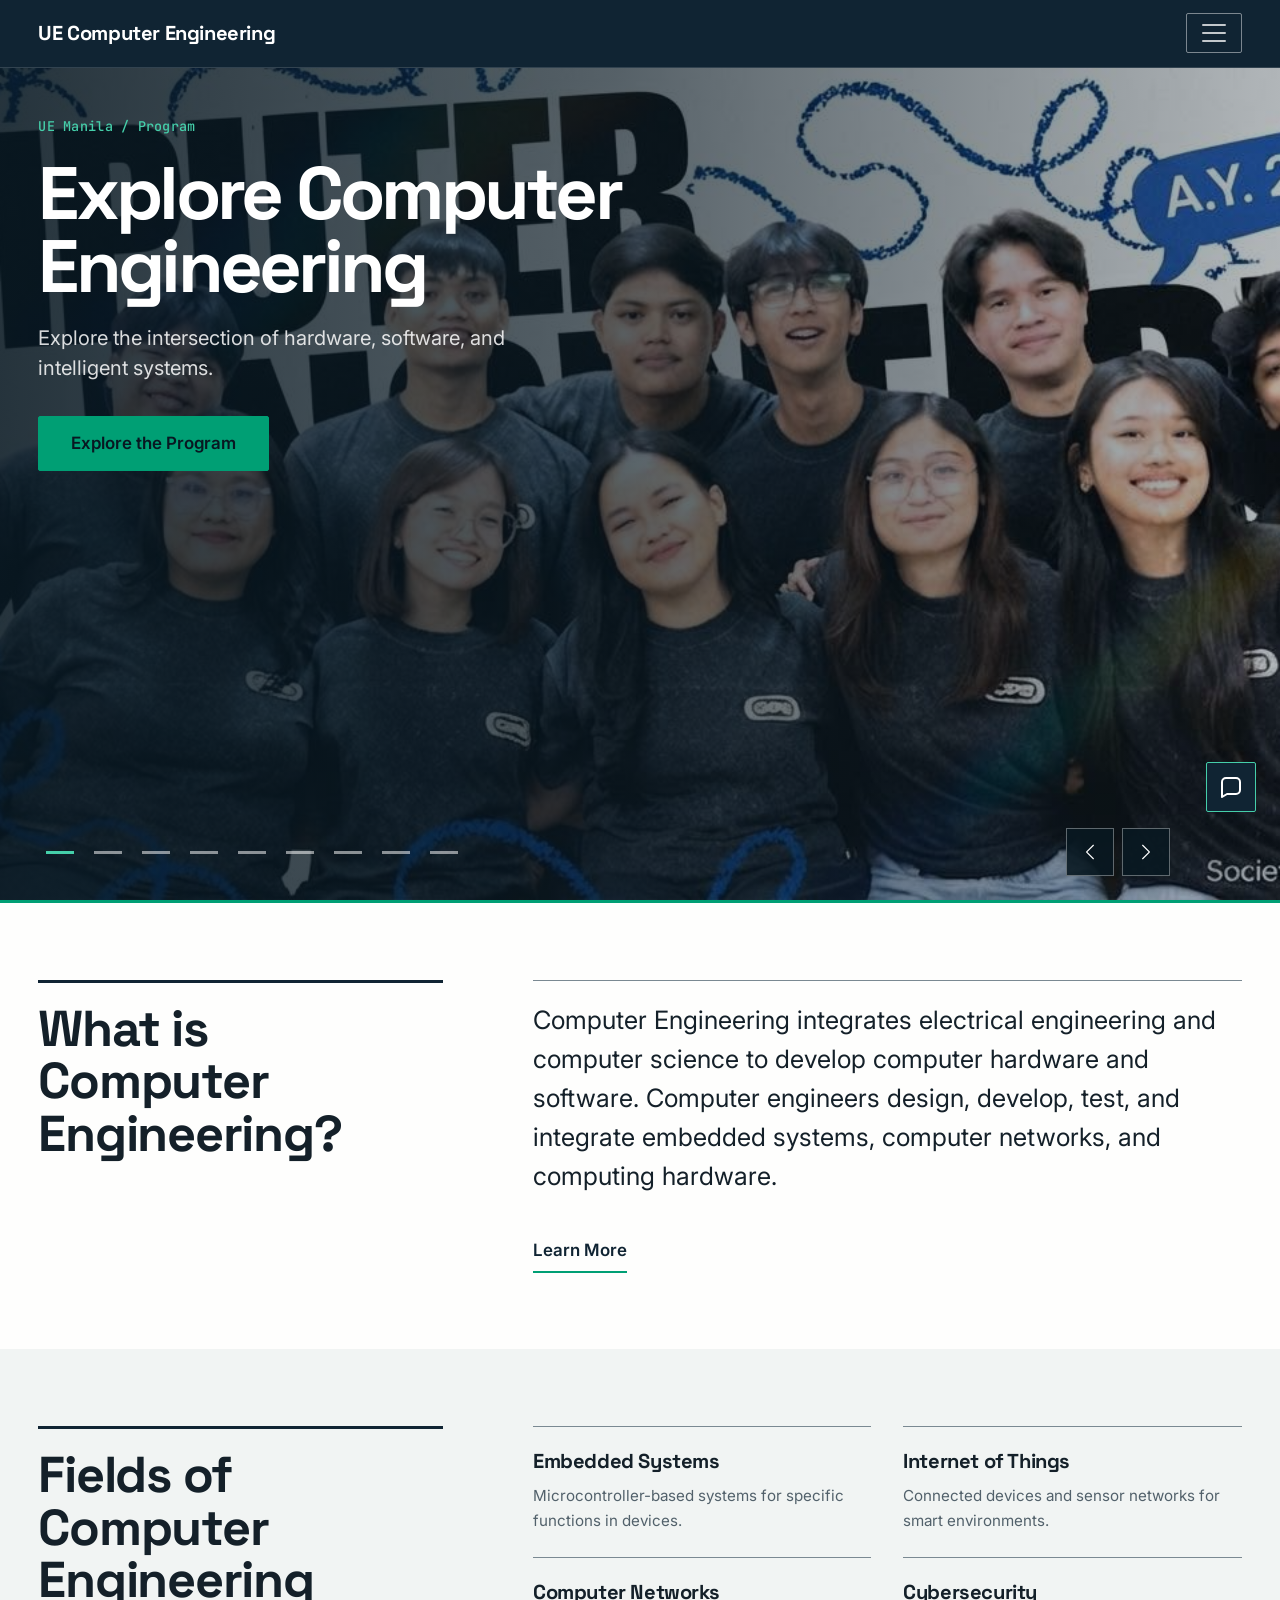
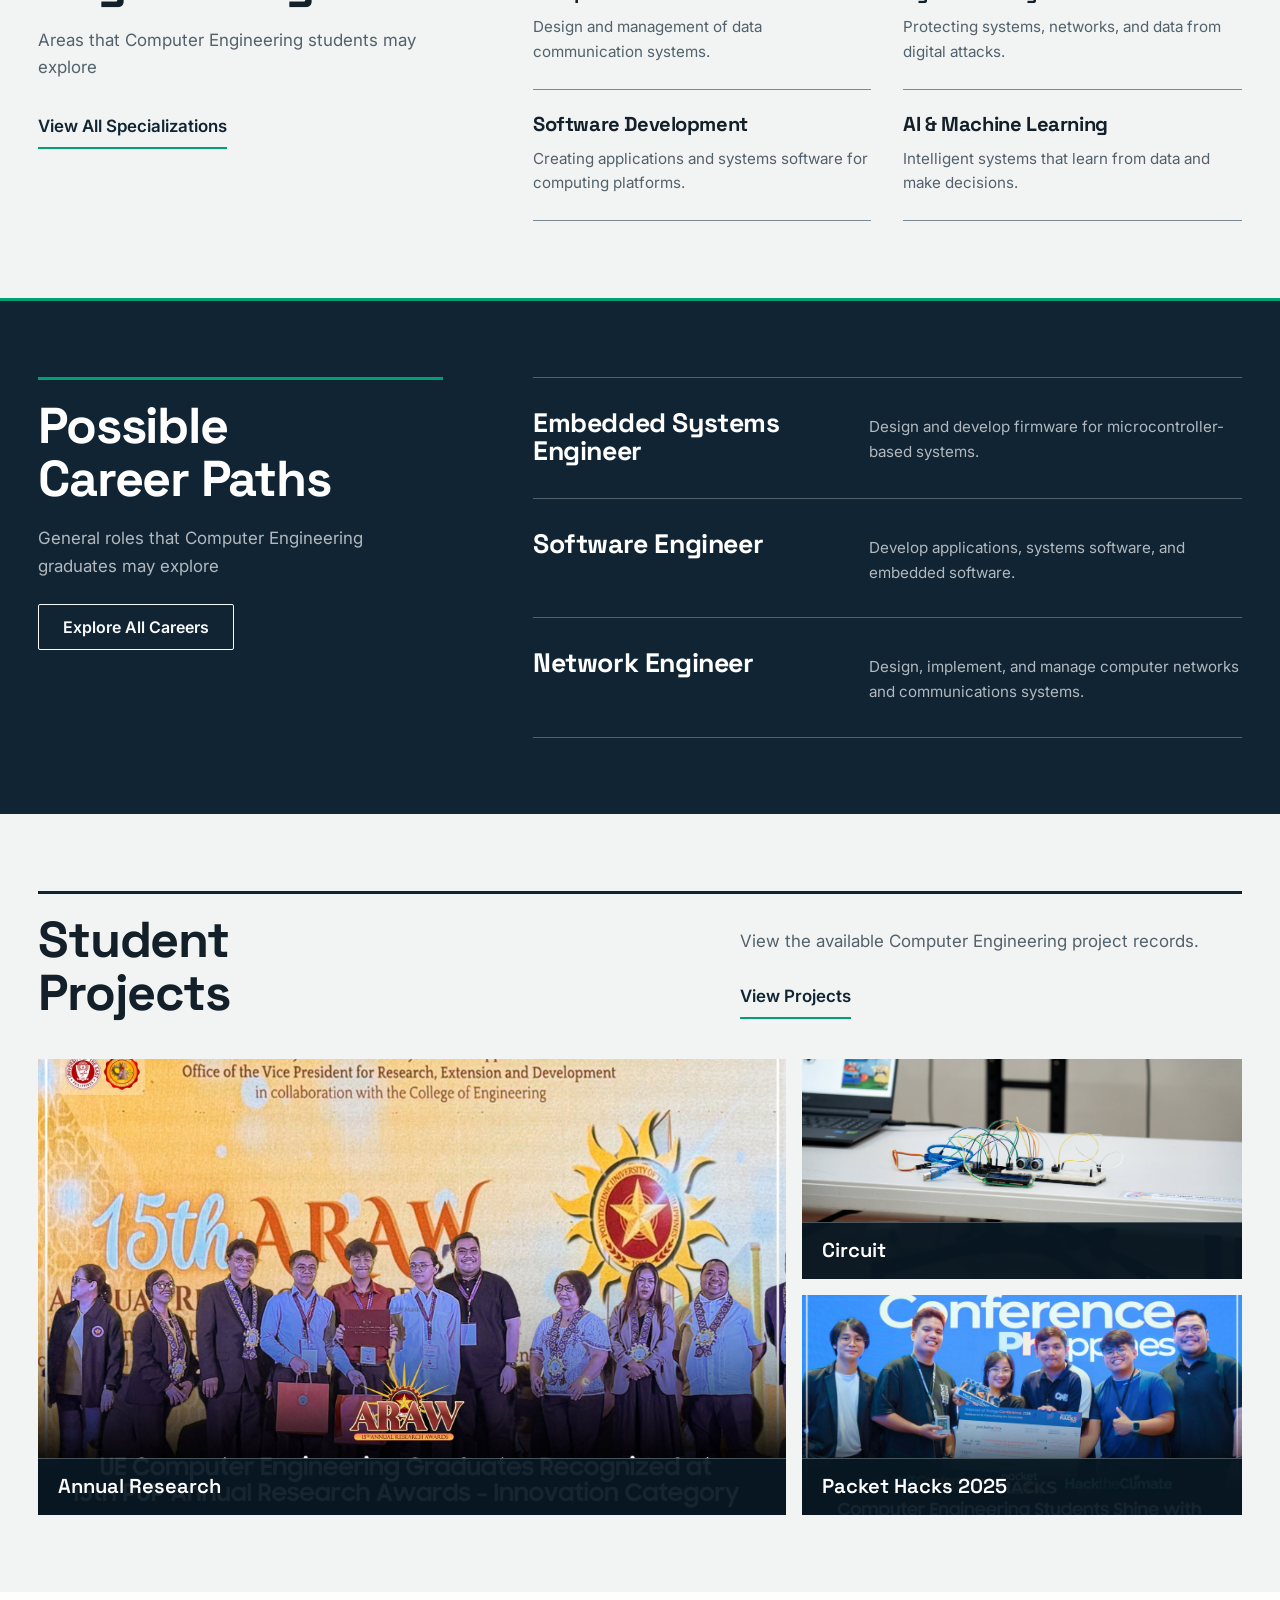
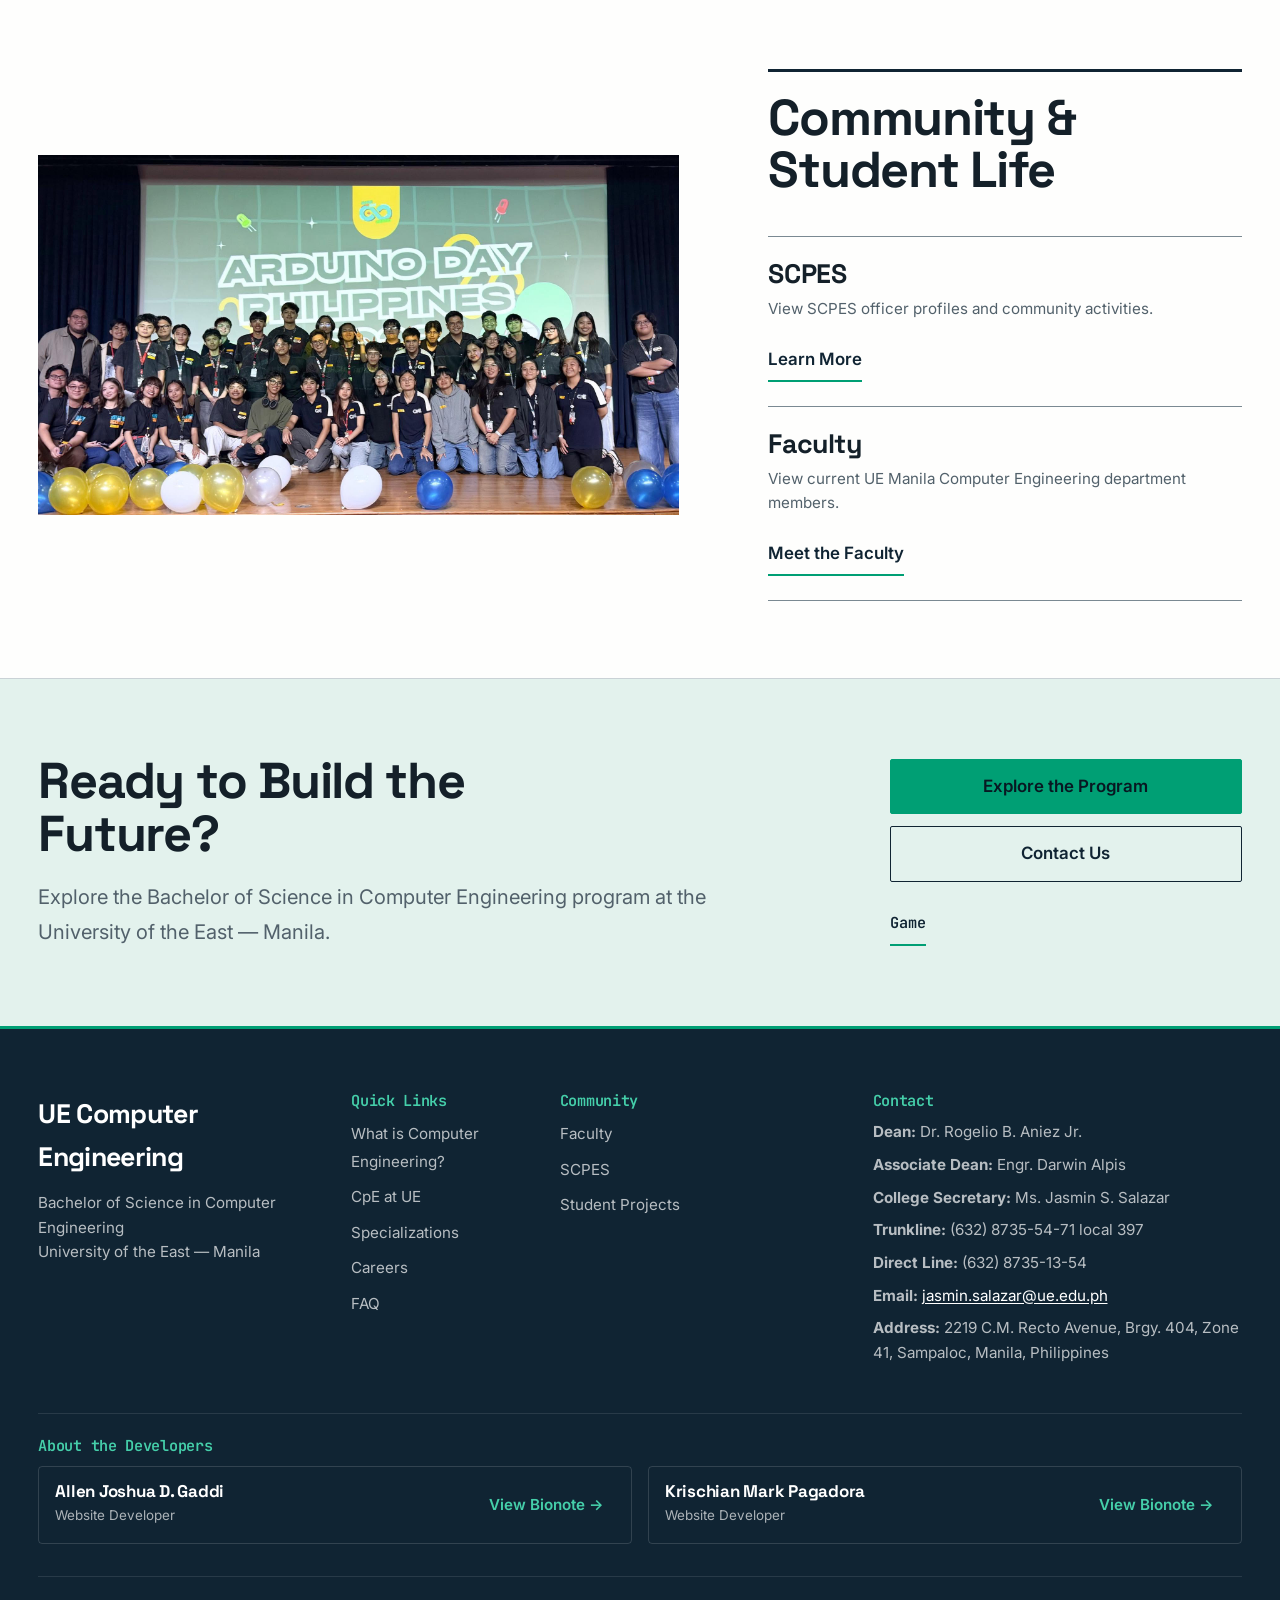
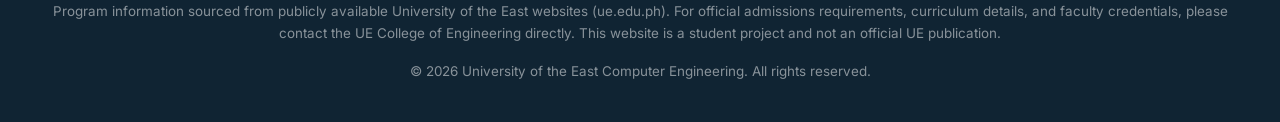
<file: index.html>
<!doctype html>
<html lang="en">
  <head>
    <meta charset="UTF-8" />
    <meta name="viewport" content="width=device-width, initial-scale=1.0" />
    <link rel="icon" href="Assets/favicon.svg" type="image/svg+xml" />
    <meta
      name="description"
      content="Bachelor of Science in Computer Engineering website for the University of the East - Manila"
      data-i18n="meta.description"
    />
    <title data-i18n="meta.title">UE Manila Computer Engineering</title>
    <link rel="preconnect" href="https://fonts.googleapis.com" />
    <link rel="preconnect" href="https://fonts.gstatic.com" crossorigin />
    <link
      rel="preload"
      as="style"
      href="https://fonts.googleapis.com/css2?family=Inter:wght@400;500;600&family=JetBrains+Mono:wght@400;500&family=Space+Grotesk:wght@500;600;700&display=swap"
      onload="
        this.onload = null;
        this.rel = 'stylesheet';
      "
    />
    <noscript
      ><link
        rel="stylesheet"
        href="https://fonts.googleapis.com/css2?family=Inter:wght@400;500;600&family=JetBrains+Mono:wght@400;500&family=Space+Grotesk:wght@500;600;700&display=swap"
    /></noscript>
    <link
      href="https://cdn.jsdelivr.net/npm/bootstrap@5.3.3/dist/css/bootstrap.min.css"
      rel="stylesheet"
      integrity="sha384-QWTKZyjpPEjISv5WaRU9OFeRpok6YctnYmDr5pNlyT2bRjXh0JMhjY6hW+ALEwIH"
      crossorigin="anonymous"
    />
    <link rel="stylesheet" href="Assets/css/variables.css" />
    <link rel="stylesheet" href="Assets/css/main.css" />
    <link rel="stylesheet" href="Assets/css/assistant.css" />
  </head>
  <body class="page-home">
    <a href="#home-overview" class="skip-link" data-i18n="skip.main"
      >Skip to main content</a
    >

    <!-- Navbar -->
    <nav
      class="navbar navbar-expand-xxl"
      aria-label="Main navigation"
      data-i18n-aria-label="a11y.mainNav"
    >
      <div class="container-custom">
        <a class="navbar-brand" href="index.html" data-i18n="brand.name"
          >UE Computer Engineering</a
        >

        <button
          class="navbar-toggler"
          type="button"
          data-bs-toggle="collapse"
          data-bs-target="#navbarNav"
          aria-controls="navbarNav"
          aria-expanded="false"
          aria-label="Toggle navigation"
          data-i18n-aria-label="a11y.toggleNav"
        >
          <span class="navbar-toggler-icon"></span>
        </button>

        <div class="collapse navbar-collapse" id="navbarNav">
          <button
            class="navbar-drawer-close"
            type="button"
            data-i18n="a11y.closeNav"
          >
            Close menu
          </button>
          <ul class="navbar-nav me-auto mb-2 mb-xxl-0">
            <li class="nav-item">
              <a class="nav-link active" href="index.html" data-i18n="nav.home"
                >Home</a
              >
            </li>
            <li class="nav-item dropdown">
              <a
                class="nav-link dropdown-toggle"
                href="#"
                role="button"
                data-bs-toggle="dropdown"
                aria-expanded="false"
                data-i18n="nav.about"
                >About CpE</a
              >
              <ul class="dropdown-menu">
                <li>
                  <a
                    class="dropdown-item"
                    href="what-is-cpe.html"
                    data-i18n="nav.whatIs"
                    >What is Computer Engineering?</a
                  >
                </li>
                <li>
                  <a
                    class="dropdown-item"
                    href="what-is-cpe.html#hardware-software"
                    data-i18n="nav.hardwareSoftware"
                    >Hardware &amp; Software</a
                  >
                </li>
                <li>
                  <a
                    class="dropdown-item"
                    href="what-is-cpe.html#major-fields"
                    data-i18n="nav.majorFields"
                    >Major Fields</a
                  >
                </li>
                <li>
                  <a
                    class="dropdown-item"
                    href="what-is-cpe.html#why-matters"
                    data-i18n="nav.whyMatters"
                    >Why It Matters</a
                  >
                </li>
              </ul>
            </li>
            <li class="nav-item dropdown">
              <a
                class="nav-link dropdown-toggle"
                href="#"
                role="button"
                data-bs-toggle="dropdown"
                aria-expanded="false"
                data-i18n="nav.cpeAtUe"
                >CpE at UE</a
              >
              <ul class="dropdown-menu">
                <li>
                  <a
                    class="dropdown-item"
                    href="cpe-at-ue.html"
                    data-i18n="nav.overview"
                    >Program Overview</a
                  >
                </li>
              </ul>
            </li>
            <li class="nav-item">
              <a
                class="nav-link"
                href="specializations.html"
                data-i18n="nav.specializations"
                >Specializations</a
              >
            </li>
            <li class="nav-item">
              <a class="nav-link" href="careers.html" data-i18n="nav.careers"
                >Careers</a
              >
            </li>
            <li class="nav-item">
              <a class="nav-link" href="skills.html" data-i18n="nav.skills"
                >Skills</a
              >
            </li>
            <li class="nav-item dropdown">
              <a
                class="nav-link dropdown-toggle"
                href="#"
                role="button"
                data-bs-toggle="dropdown"
                aria-expanded="false"
                data-i18n="nav.community"
                >Community</a
              >
              <ul class="dropdown-menu">
                <li>
                  <a
                    class="dropdown-item"
                    href="faculty.html"
                    data-i18n="nav.faculty"
                    >Faculty</a
                  >
                </li>
                <li>
                  <a
                    class="dropdown-item"
                    href="scpes.html"
                    data-i18n="nav.scpes"
                    >SCPES</a
                  >
                </li>
                <li>
                  <a
                    class="dropdown-item"
                    href="projects.html"
                    data-i18n="nav.projects"
                    >Student Projects</a
                  >
                </li>
              </ul>
            </li>
            <li class="nav-item">
              <a class="nav-link" href="faq.html" data-i18n="nav.faq">FAQ</a>
            </li>
            <li class="nav-item">
              <a class="nav-link" href="contact.html" data-i18n="nav.contact"
                >Contact</a
              >
            </li>
            <li class="nav-item">
              <a class="nav-link" href="game.html" data-i18n="nav.game">Game</a>
            </li>
          </ul>

          <div class="dropdown language-selector">
            <button
              class="btn btn-link nav-link dropdown-toggle"
              type="button"
              data-bs-toggle="dropdown"
              aria-expanded="false"
              aria-label="Select language"
              data-i18n-aria-label="a11y.selectLanguage"
            >
              <span data-i18n="lang.current">English</span>
            </button>
            <ul class="dropdown-menu dropdown-menu-end">
              <li>
                <a
                  class="dropdown-item"
                  href="#"
                  data-lang="en"
                  data-i18n="lang.english"
                  >English</a
                >
              </li>
              <li>
                <a
                  class="dropdown-item"
                  href="#"
                  data-lang="fil"
                  data-i18n="lang.filipino"
                  >Filipino</a
                >
              </li>
            </ul>
          </div>
        </div>
      </div>
    </nav>

    <div class="navbar-drawer-backdrop" aria-hidden="true"></div>

    <main id="main-content">
      <!-- Hero Carousel -->
      <section
        class="hero-base hero-base--carousel"
        aria-label="Hero carousel"
        data-i18n-aria-label="a11y.heroCarousel"
      >
        <div id="heroCarousel" class="carousel slide" data-bs-interval="7000" data-bs-keyboard="true" data-bs-touch="true">
          <div class="carousel-indicators">
            <button
              type="button"
              data-bs-target="#heroCarousel"
              data-bs-slide-to="0"
              class="active"
              aria-current="true"
              aria-label="Slide 1"
              data-i18n-aria-label="a11y.slide1"
            ></button>
            <button
              type="button"
              data-bs-target="#heroCarousel"
              data-bs-slide-to="1"
              aria-label="Slide 2"
              data-i18n-aria-label="a11y.slide2"
            ></button>
            <button type="button" data-bs-target="#heroCarousel" data-bs-slide-to="2" aria-label="Slide 3" data-i18n-aria-label="a11y.slide3"></button>
            <button type="button" data-bs-target="#heroCarousel" data-bs-slide-to="3" aria-label="Slide 4" data-i18n-aria-label="a11y.slide4"></button>
            <button type="button" data-bs-target="#heroCarousel" data-bs-slide-to="4" aria-label="Slide 5" data-i18n-aria-label="a11y.slide5"></button>
            <button type="button" data-bs-target="#heroCarousel" data-bs-slide-to="5" aria-label="Slide 6" data-i18n-aria-label="a11y.slide6"></button>
            <button type="button" data-bs-target="#heroCarousel" data-bs-slide-to="6" aria-label="Slide 7" data-i18n-aria-label="a11y.slide7"></button>
            <button type="button" data-bs-target="#heroCarousel" data-bs-slide-to="7" aria-label="Slide 8" data-i18n-aria-label="a11y.slide8"></button>
            <button type="button" data-bs-target="#heroCarousel" data-bs-slide-to="8" aria-label="Slide 9" data-i18n-aria-label="a11y.slide9"></button>
          </div>
          <div class="carousel-inner">
            <!-- Slide 1 -->
            <div class="carousel-item active">
              <div class="hero-slide hero-slide-1">
                <div class="hero-base__content">
                  <p class="home-hero-label" data-i18n="home.hero.slide1.label">
                    UE Manila / Program
                  </p>
                  <h1 data-i18n="hero.slide1.title">
                    Explore Computer Engineering
                  </h1>
                  <p class="lead" data-i18n="hero.slide1.tagline">
                    Explore the intersection of hardware, software, and intelligent systems.
                  </p>
                  <a
                    href="cpe-at-ue.html"
                    class="btn btn-primary btn-lg"
                    data-i18n="hero.slide1.cta"
                    >Explore the Program</a
                  >
                </div>
              </div>
            </div>
            <!-- Slide 2 -->
            <div class="carousel-item">
              <div class="hero-slide hero-slide-2">
                <div class="hero-base__content">
                  <p class="home-hero-label" data-i18n="home.hero.slide2.label">
                    Student Work / Engineering
                  </p>
                  <h2 data-i18n="hero.slide2.title">
                    Design. Build. Innovate.
                  </h2>
                  <p class="lead" data-i18n="hero.slide2.tagline">
                    Build practical skills through projects and engineering activities.
                  </p>
                  <a
                    href="projects.html"
                    class="btn btn-primary btn-lg"
                    data-i18n="hero.slide2.cta"
                    >View Student Work</a
                  >
                </div>
              </div>
            </div>
            <div class="carousel-item">
              <div class="hero-slide hero-slide-3">
                <div class="hero-base__content">
                  <p class="home-hero-label" data-i18n="home.hero.slide1.label">UE Manila / Program</p>
                  <h2 data-i18n="hero.slide3.title">Engineering for the Future</h2>
                  <p class="lead" data-i18n="hero.slide3.tagline">Develop skills across hardware, software, and intelligent systems.</p>
                  <a href="cpe-at-ue.html" class="btn btn-primary btn-lg" data-i18n="hero.slide1.cta">Explore the Program</a>
                </div>
              </div>
            </div>
            <div class="carousel-item">
              <div class="hero-slide hero-slide-4">
                <div class="hero-base__content">
                  <p class="home-hero-label" data-i18n="home.hero.slide1.label">UE Manila / Program</p>
                  <h2 data-i18n="hero.slide4.title">Career Paths in Computer Engineering</h2>
                  <p class="lead" data-i18n="hero.slide4.tagline">Discover possible paths in computing, electronics, networks, and embedded systems.</p>
                  <a href="careers.html" class="btn btn-primary btn-lg" data-i18n="careers.cta">Explore All Careers</a>
                </div>
              </div>
            </div>
            <div class="carousel-item">
              <div class="hero-slide hero-slide-5">
                <div class="hero-base__content">
                  <p class="home-hero-label" data-i18n="nav.community">Community</p>
                  <h2 data-i18n="hero.slide5.title">A Community of Future Engineers</h2>
                  <p class="lead" data-i18n="hero.slide5.tagline">Learn with fellow Computer Engineering students through academic and community activities.</p>
                  <a href="scpes.html" class="btn btn-primary btn-lg" data-i18n="community.scpes.cta">Learn More</a>
                </div>
              </div>
            </div>
            <div class="carousel-item">
              <div class="hero-slide hero-slide-6">
                <div class="hero-base__content">
                  <p class="home-hero-label" data-i18n="home.hero.slide2.label">Student Work / Engineering</p>
                  <h2 data-i18n="hero.slide6.title">Student Achievements</h2>
                  <p class="lead" data-i18n="hero.slide6.tagline">Explore student projects and engineering activities from the CpE community.</p>
                  <a href="projects.html" class="btn btn-primary btn-lg" data-i18n="hero.slide2.cta">View Student Work</a>
                </div>
              </div>
            </div>
            <div class="carousel-item">
              <div class="hero-slide hero-slide-7">
                <div class="hero-base__content">
                  <p class="home-hero-label" data-i18n="nav.community">Community</p>
                  <h2 data-i18n="hero.slide7.title">Celebrating the CpE Community</h2>
                  <p class="lead" data-i18n="hero.slide7.tagline">Share academic and community experiences with fellow CpE students.</p>
                  <a href="scpes.html" class="btn btn-primary btn-lg" data-i18n="community.scpes.cta">Learn More</a>
                </div>
              </div>
            </div>
            <div class="carousel-item">
              <div class="hero-slide hero-slide-8">
                <div class="hero-base__content">
                  <p class="home-hero-label" data-i18n="home.hero.slide2.label">Student Work / Engineering</p>
                  <h2 data-i18n="hero.slide8.title">Hands-On Engineering</h2>
                  <p class="lead" data-i18n="hero.slide8.tagline">Develop skills through hands-on engineering experiences.</p>
                  <a href="cpe-at-ue.html" class="btn btn-primary btn-lg" data-i18n="hero.slide1.cta">Explore the Program</a>
                </div>
              </div>
            </div>
            <div class="carousel-item">
              <div class="hero-slide hero-slide-9">
                <div class="hero-base__content">
                  <p class="home-hero-label" data-i18n="home.hero.slide2.label">Student Work / Engineering</p>
                  <h2 data-i18n="hero.slide9.title">Learn Through Making</h2>
                  <p class="lead" data-i18n="hero.slide9.tagline">Build practical skills through projects and engineering activities.</p>
                  <a href="projects.html" class="btn btn-primary btn-lg" data-i18n="hero.slide2.cta">View Student Work</a>
                </div>
              </div>
            </div>
          </div>
          <button
            class="carousel-control-prev"
            type="button"
            data-bs-target="#heroCarousel"
            data-bs-slide="prev"
            aria-label="Previous slide"
            data-i18n-aria-label="a11y.previousSlide"
          >
            <span class="carousel-control-prev-icon" aria-hidden="true"></span>
          </button>
          <button
            class="carousel-control-next"
            type="button"
            data-bs-target="#heroCarousel"
            data-bs-slide="next"
            aria-label="Next slide"
            data-i18n-aria-label="a11y.nextSlide"
          >
            <span class="carousel-control-next-icon" aria-hidden="true"></span>
          </button>
        </div>
      </section>

      <!-- Introduction -->
      <section class="section home-intro" id="home-overview">
        <div class="container-custom">
          <div class="home-editorial-split">
            <header class="home-section-heading">
              <h2 data-i18n="intro.whatIs.title">
                What is Computer Engineering?
              </h2>
            </header>
            <div class="home-intro-copy">
              <p class="lead" data-i18n="intro.whatIs.desc">
                Computer Engineering integrates electrical engineering and
                computer science to develop computer hardware and software.
                Computer engineers design, develop, test, and integrate embedded
                systems, computer networks, and computing hardware.
              </p>
              <a
                href="what-is-cpe.html"
                class="home-text-link"
                data-i18n="intro.whatIs.cta"
                >Learn More</a
              >
            </div>
          </div>
        </div>
      </section>

      <!-- Specializations Preview -->
      <section class="section home-fields section-alt">
        <div class="container-custom">
          <div class="home-editorial-split">
            <header class="home-section-heading">
              <h2 data-i18n="specializations.title">
                Fields of Computer Engineering
              </h2>
              <p data-i18n="specializations.subtitle">
                Areas that Computer Engineering students may explore
              </p>
              <a
                href="specializations.html"
                class="home-text-link"
                data-i18n="specializations.cta"
                >View All Specializations</a
              >
            </header>
            <div class="home-field-list">
              <article class="home-field">
                <h3 data-i18n="specializations.item1.title">
                  Embedded Systems
                </h3>
                <p data-i18n="specializations.item1.desc">
                  Microcontroller-based systems for specific functions in
                  devices.
                </p>
              </article>
              <article class="home-field">
                <h3 data-i18n="specializations.item2.title">
                  Internet of Things
                </h3>
                <p data-i18n="specializations.item2.desc">
                  Connected devices and sensor networks for smart environments.
                </p>
              </article>
              <article class="home-field">
                <h3 data-i18n="specializations.item3.title">
                  Computer Networks
                </h3>
                <p data-i18n="specializations.item3.desc">
                  Design and management of data communication systems.
                </p>
              </article>
              <article class="home-field">
                <h3 data-i18n="specializations.item4.title">Cybersecurity</h3>
                <p data-i18n="specializations.item4.desc">
                  Protecting systems, networks, and data from digital attacks.
                </p>
              </article>
              <article class="home-field">
                <h3 data-i18n="specializations.item5.title">
                  Software Development
                </h3>
                <p data-i18n="specializations.item5.desc">
                  Creating applications and systems software for computing
                  platforms.
                </p>
              </article>
              <article class="home-field">
                <h3 data-i18n="specializations.item6.title">
                  AI &amp; Machine Learning
                </h3>
                <p data-i18n="specializations.item6.desc">
                  Intelligent systems that learn from data and make decisions.
                </p>
              </article>
            </div>
          </div>
        </div>
      </section>

      <!-- Career Outcomes Preview -->
      <section class="section home-careers">
        <div class="container-custom">
          <div class="home-editorial-split">
            <header class="home-section-heading">
              <h2 data-i18n="careers.title">Possible Career Paths</h2>
              <p data-i18n="careers.subtitle">
                General roles that Computer Engineering graduates may explore
              </p>
              <a
                href="careers.html"
                class="btn btn-outline-light"
                data-i18n="careers.cta"
                >Explore All Careers</a
              >
            </header>
            <div class="home-career-list">
              <article class="home-career">
                <h3 data-i18n="careers.item1.title">
                  Embedded Systems Engineer
                </h3>
                <p data-i18n="careers.item1.desc">
                  Design and develop firmware for microcontroller-based systems.
                </p>
              </article>
              <article class="home-career">
                <h3 data-i18n="careers.item2.title">Software Engineer</h3>
                <p data-i18n="careers.item2.desc">
                  Develop applications, systems software, and embedded software.
                </p>
              </article>
              <article class="home-career">
                <h3 data-i18n="careers.item3.title">Network Engineer</h3>
                <p data-i18n="careers.item3.desc">
                  Design, implement, and manage computer networks and
                  communications systems.
                </p>
              </article>
            </div>
          </div>
        </div>
      </section>

      <!-- Project Preview -->
      <section class="section home-projects section-alt">
        <div class="container-custom">
          <header class="home-projects-heading">
            <h2 data-i18n="community.projects.title">Student Projects</h2>
            <div>
              <p data-i18n="community.projects.desc">
                View the available Computer Engineering project records.
              </p>
              <a
                href="projects.html"
                class="home-text-link"
                data-i18n="community.projects.cta"
                >View Projects</a
              >
            </div>
          </header>
          <div class="home-project-grid">
            <a class="home-project home-project--lead" href="projects.html">
              <img
                src="Assets/images/project-and-achievements/annual-research.jpg"
                alt=""
                loading="lazy"
              />
              <span data-i18n="projects.annual-research.title"
                >Annual Research</span
              >
            </a>
            <a class="home-project" href="projects.html">
              <img
                src="Assets/images/project-and-achievements/circuit.jpg"
                alt=""
                loading="lazy"
              />
              <span data-i18n="projects.circuit.title">Circuit</span>
            </a>
            <a class="home-project" href="projects.html">
              <img
                src="Assets/images/project-and-achievements/packet-hacks-2025.jpg"
                alt=""
                loading="lazy"
              />
              <span data-i18n="projects.packet-hacks.title"
                >Packet Hacks 2025</span
              >
            </a>
          </div>
        </div>
      </section>

      <!-- Community Spotlight -->
      <section class="section home-community">
        <div class="container-custom">
          <div class="home-community-grid">
            <figure class="home-community-image">
              <img
                src="Assets/images/scpes/arduino-day.jpg"
                alt="SCPES students at Arduino Day Philippines"
                loading="lazy"
                decoding="async"
              />
            </figure>
            <div class="home-community-content">
              <h2 data-i18n="community.title">Community &amp; Student Life</h2>
              <div class="home-community-links">
                <article>
                  <h3 data-i18n="community.scpes.title">SCPES</h3>
                  <p data-i18n="community.scpes.desc">
                    View SCPES officer profiles and community activities.
                  </p>
                  <a
                    href="scpes.html"
                    class="home-text-link"
                    data-i18n="community.scpes.cta"
                    >Learn More</a
                  >
                </article>
                <article>
                  <h3 data-i18n="community.faculty.title">Faculty</h3>
                  <p data-i18n="community.faculty.desc">
                    View current UE Manila Computer Engineering department
                    members.
                  </p>
                  <a
                    href="faculty.html"
                    class="home-text-link"
                    data-i18n="community.faculty.cta"
                    >Meet the Faculty</a
                  >
                </article>
              </div>
            </div>
          </div>
        </div>
      </section>

      <!-- CTA Banner -->
      <section class="section home-cta">
        <div class="container-custom home-cta-grid">
          <div>
            <h2 data-i18n="cta.title">Ready to Build the Future?</h2>
            <p class="lead" data-i18n="cta.desc">
              Explore the Bachelor of Science in Computer Engineering program at
              the University of the East — Manila.
            </p>
          </div>
          <div class="home-cta-actions">
            <a
              href="cpe-at-ue.html"
              class="btn btn-primary btn-lg"
              data-i18n="cta.program"
              >Explore the Program</a
            >
            <a
              href="contact.html"
              class="btn btn-outline-primary btn-lg"
              data-i18n="cta.contact"
              >Contact Us</a
            >
            <a href="game.html" class="home-utility-link" data-i18n="nav.game"
              >Game</a
            >
          </div>
        </div>
      </section>
    </main>

    <!-- Footer -->
    <footer class="site-footer">
      <div class="container-custom">
        <div class="row g-5">
          <div class="col-lg-3 col-md-6">
            <p class="footer-brand" data-i18n="brand.name">
              UE Computer Engineering
            </p>
            <p class="footer-tagline">
              <span data-i18n="footer.tagline"
                >Bachelor of Science in Computer Engineering</span
              >
              <br />
              <span data-i18n="footer.university"
                >University of the East — Manila</span
              >
            </p>
          </div>
          <div class="col-lg-2 col-md-6">
            <h2 class="footer-heading" data-i18n="footer.quickLinks">
              Quick Links
            </h2>
            <ul class="footer-links">
              <li>
                <a href="what-is-cpe.html" data-i18n="nav.whatIs"
                  >What is Computer Engineering?</a
                >
              </li>
              <li>
                <a href="cpe-at-ue.html" data-i18n="nav.cpeAtUe">CpE at UE</a>
              </li>
              <li>
                <a href="specializations.html" data-i18n="nav.specializations"
                  >Specializations</a
                >
              </li>
              <li>
                <a href="careers.html" data-i18n="nav.careers">Careers</a>
              </li>
              <li><a href="faq.html" data-i18n="nav.faq">FAQ</a></li>
            </ul>
          </div>
          <div class="col-lg-3 col-md-6">
            <h2 class="footer-heading" data-i18n="footer.community">
              Community
            </h2>
            <ul class="footer-links">
              <li>
                <a href="faculty.html" data-i18n="nav.faculty">Faculty</a>
              </li>
              <li><a href="scpes.html" data-i18n="nav.scpes">SCPES</a></li>
              <li>
                <a href="projects.html" data-i18n="nav.projects"
                  >Student Projects</a
                >
              </li>
            </ul>
          </div>
          <div class="col-lg-4 col-md-6">
            <h2 class="footer-heading" data-i18n="footer.contact">Contact</h2>
            <address class="footer-contact">
              <p>
                <strong data-i18n="footer.dean">Dean:</strong> Dr. Rogelio B.
                Aniez Jr.
              </p>
              <p>
                <strong data-i18n="footer.assocDean">Associate Dean:</strong>
                Engr. Darwin Alpis
              </p>
              <p>
                <strong data-i18n="footer.secretary">College Secretary:</strong>
                Ms. Jasmin S. Salazar
              </p>
              <p>
                <strong data-i18n="footer.trunkline">Trunkline:</strong> (632)
                8735-54-71 local 397
              </p>
              <p>
                <strong data-i18n="footer.directLine">Direct Line:</strong>
                (632) 8735-13-54
              </p>
              <p>
                <strong data-i18n="footer.email">Email:</strong>
                <a href="mailto:jasmin.salazar@ue.edu.ph"
                  >jasmin.salazar@ue.edu.ph</a
                >
              </p>
              <p>
                <strong data-i18n="footer.address">Address:</strong> 2219 C.M.
                Recto Avenue, Brgy. 404, Zone 41, Sampaloc, Manila, Philippines
              </p>
            </address>
          </div>
        </div>
        <section class="footer-developers" aria-labelledby="footer-developers-title">
          <h2 id="footer-developers-title" class="footer-heading" data-i18n="footer.developers.title">About the Developers</h2>
          <div class="footer-developers__list">
            <article class="footer-developer">
              <div>
                <h3>Allen Joshua D. Gaddi</h3>
                <p data-i18n="footer.developers.role">Website Developer</p>
              </div>
              <a class="footer-developer__link" href="bionote/"><span data-i18n="footer.developers.view">View Bionote</span>&nbsp;<span aria-hidden="true">&rarr;</span></a>
            </article>
            <article class="footer-developer">
              <div>
                <h3>Krischian Mark Pagadora</h3>
                <p data-i18n="footer.developers.role">Website Developer</p>
              </div>
              <a class="footer-developer__link" href="https://pagadorakrischianmark-debug.github.io/ncp3106_2026_kmpagadora/" target="_blank" rel="noopener noreferrer"><span data-i18n="footer.developers.view">View Bionote</span>&nbsp;<span aria-hidden="true">&rarr;</span></a>
            </article>
          </div>
        </section>
        <div class="footer-bottom">
          <p data-i18n="footer.disclaimer">
            Program information sourced from publicly available University of
            the East websites (ue.edu.ph). For official admissions requirements,
            curriculum details, and faculty credentials, please contact the UE
            College of Engineering directly. This website is a student project
            and not an official UE publication.
          </p>
          <p data-i18n="footer.copyright">
            &copy; 2026 University of the East Computer Engineering. All rights
            reserved.
          </p>
        </div>
      </div>
    </footer>

    <button
      class="scroll-top"
      type="button"
      aria-label="Scroll to top"
      data-i18n-aria-label="a11y.scrollTop"
      hidden
    >
      <svg
        width="20"
        height="20"
        viewBox="0 0 24 24"
        fill="none"
        stroke="currentColor"
        stroke-width="2"
        stroke-linecap="round"
        stroke-linejoin="round"
      >
        <path d="M18 15l-6-6-6 6" />
      </svg>
    </button>

    <script
      src="https://cdn.jsdelivr.net/npm/bootstrap@5.3.3/dist/js/bootstrap.bundle.min.js"
      integrity="sha384-YvpcrYf0tY3lHB60NNkmXc5s9fDVZLESaAA55NDzOxhy9GkcIdslK1eN7N6jIeHz"
      crossorigin="anonymous"
    ></script>
    <script src="Assets/js/i18n.js"></script>
    <script src="Assets/js/assistant.js"></script>
    <script src="Assets/js/navbar.js"></script>
    <script src="Assets/js/main.js"></script>
  </body>
</html>
</file>
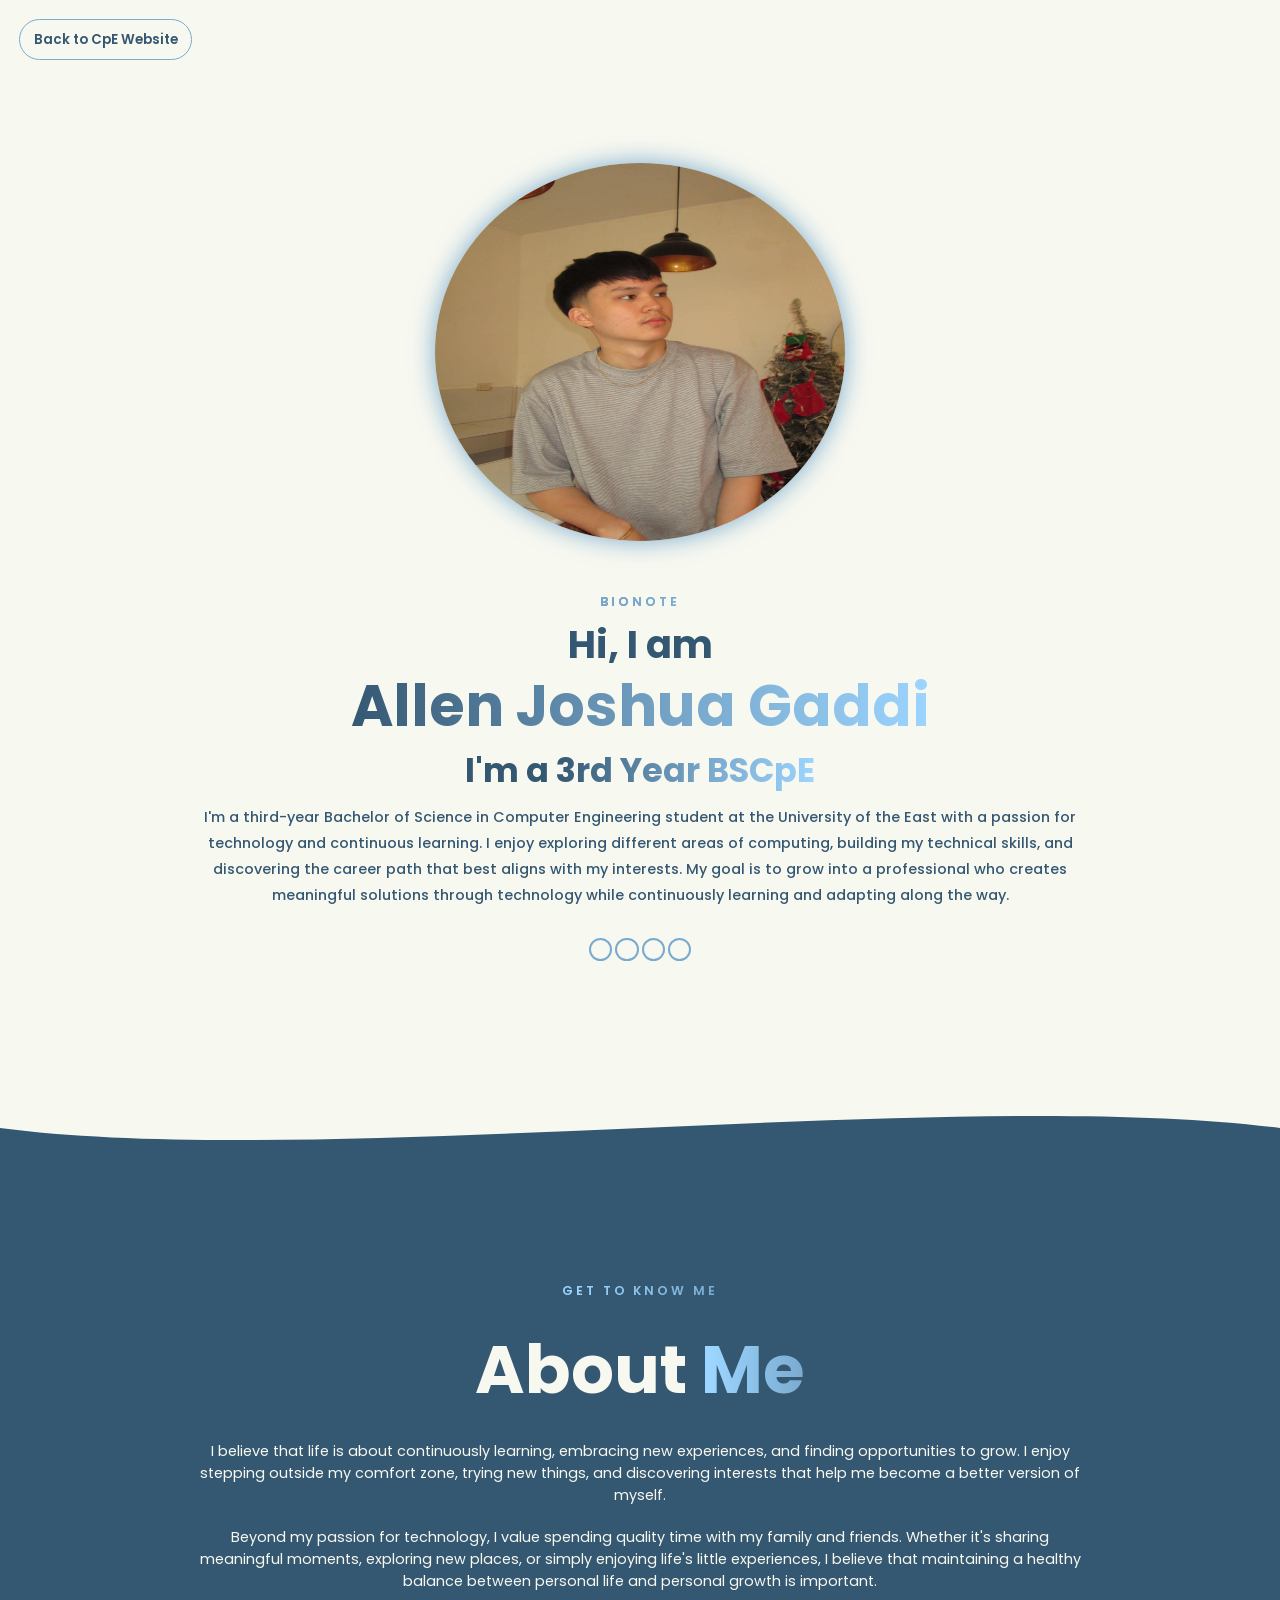
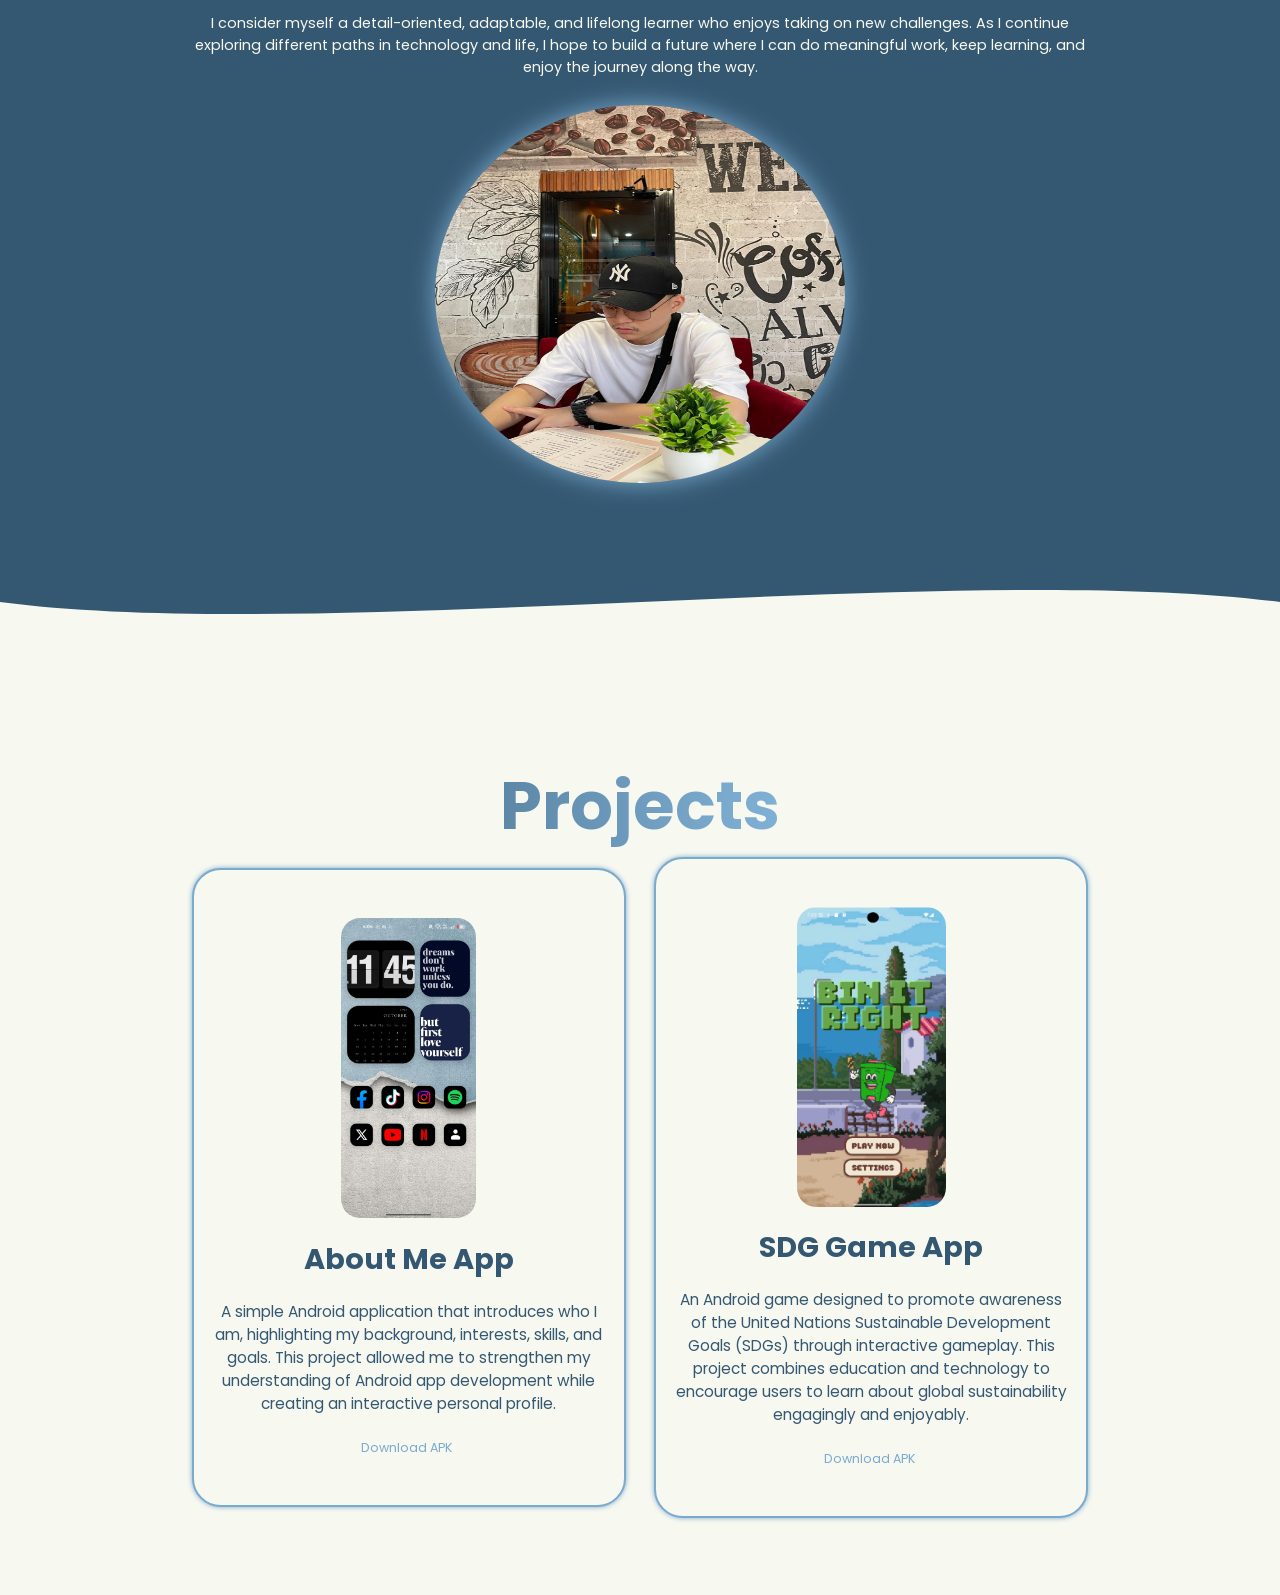
<file: bionote/index.html>
<!doctype html>
<html lang="en">
  <head>
    <meta charset="UTF-8" />
    <meta name="viewport" content="width=device-width, initial-scale=1.0" />
    <title>Gaddi's Bionote</title>
    <link
      rel="shortcut icon"
      href="Assets/favicon-bionote.png"
      type="image/x-icon"
    />
    <link rel="stylesheet" href="styles.css" />
    <link rel="preconnect" href="https://fonts.googleapis.com" />
    <link rel="preconnect" href="https://fonts.gstatic.com" crossorigin />
    <link
      href="https://fonts.googleapis.com/css2?family=Poppins:ital,wght@0,100;0,200;0,300;0,400;0,500;0,600;0,700;0,800;0,900;1,100;1,200;1,300;1,400;1,500;1,600;1,700;1,800;1,900&display=swap"
      rel="stylesheet"
    />
    <link
      href="https://cdn.boxicons.com/3.0.8/fonts/basic/boxicons.min.css"
      rel="stylesheet"
    />
    <link
      href="https://cdn.boxicons.com/3.0.8/fonts/filled/boxicons-filled.min.css"
      rel="stylesheet"
    />
    <link
      href="https://cdn.boxicons.com/3.0.8/fonts/brands/boxicons-brands.min.css"
      rel="stylesheet"
    />
  </head>
  <body>
    <a class="back-link" href="../index.html">Back to CpE Website</a>
    <div class="section" id="home">
      <div class="home-content">
        <span class="eyebrow">Bionote</span>
        <h1>Hi, I am</h1>
        <h2><span>Allen Joshua Gaddi</span></h2>
        <h3>I'm a <span>3rd Year BSCpE</span></h3>
        <p>
          I'm a third-year Bachelor of Science in Computer Engineering student
          at the University of the East with a passion for technology and
          continuous learning. I enjoy exploring different areas of computing,
          building my technical skills, and discovering the career path that
          best aligns with my interests. My goal is to grow into a professional
          who creates meaningful solutions through technology while continuously
          learning and adapting along the way.
        </p>
        <div class="social-icons">
          <a href="https://www.facebook.com/joshua.gaddi.2024" target="_blank" rel="noopener noreferrer" aria-label="Allen Joshua Gaddi on Facebook">
            <i class="bxl bx-facebook"></i>
          </a>
          <a href="https://www.instagram.com/joshuagaddi_/" target="_blank" rel="noopener noreferrer" aria-label="Allen Joshua Gaddi on Instagram">
            <i class="bxl bx-instagram"></i>
          </a>
          <a href="https://github.com/Gaddi0625" target="_blank" rel="noopener noreferrer" aria-label="Allen Joshua Gaddi on GitHub">
            <i class="bxl bx-github"></i>
          </a>
          <a href="https://www.tiktok.com/@joshuagaddi_" target="_blank" rel="noopener noreferrer" aria-label="Allen Joshua Gaddi on TikTok">
            <i class="bxl bx-tiktok"></i>
          </a>
        </div>
      </div>
      <div class="home-img">
        <img src="Assets/picture-3.jpg" alt="Image of Allen Joshua Gaddi" />
      </div>
    </div>
    <div class="section-divider" style="background-color: var(--bg-color)">
      <svg viewBox="0 0 1200 80" preserveAspectRatio="none">
        <path
          d="M0,40 C300,80 900,0 1200,40 L1200,80 L0,80 Z"
          fill="var(--second-bg-color)"
        />
      </svg>
    </div>
    <div class="section" id="about">
      <div class="about-img">
        <img src="Assets/picture-4.jpg" alt="About Me Image" />
      </div>
      <div class="about-content">
        <span class="eyebrow">Get to know me</span>
        <h2>About <span>Me</span></h2>
        <p>
          I believe that life is about continuously learning, embracing new
          experiences, and finding opportunities to grow. I enjoy stepping
          outside my comfort zone, trying new things, and discovering interests
          that help me become a better version of myself.
        </p>
        <p>
          Beyond my passion for technology, I value spending quality time with
          my family and friends. Whether it's sharing meaningful moments,
          exploring new places, or simply enjoying life's little experiences, I
          believe that maintaining a healthy balance between personal life and
          personal growth is important.
        </p>
        <p>
          I consider myself a detail-oriented, adaptable, and lifelong learner
          who enjoys taking on new challenges. As I continue exploring different
          paths in technology and life, I hope to build a future where I can do
          meaningful work, keep learning, and enjoy the journey along the way.
        </p>
      </div>
    </div>
    <div
      class="section-divider"
      style="background-color: var(--second-bg-color)"
    >
      <svg viewBox="0 0 1200 80" preserveAspectRatio="none">
        <path
          d="M0,40 C300,80 900,0 1200,40 L1200,80 L0,80 Z"
          fill="var(--bg-color)"
        />
      </svg>
    </div>
    <div class="section" id="projects">
      <h2 class="heading">Projects</h2>
      <div class="project-box">
        <a
          href="https://drive.google.com/uc?export=download&id=1dEVyQ7v3q8pV19NlOMfQTS_1xxh3TJ11"
          target="_blank"
          rel="noopener noreferrer"
          class="project-card"
        >
          <img src="Assets/about-me.jpg" alt="About Me App" />
          <h3>About Me App</h3>
          <p>
            A simple Android application that introduces who I am, highlighting
            my background, interests, skills, and goals. This project allowed me
            to strengthen my understanding of Android app development while
            creating an interactive personal profile.
          </p>
          <span class="view-link">Download APK <i class='bx bx-download'></i></span>
        </a>
        <a
          href="https://drive.google.com/uc?export=download&id=1L3s6JpTHAARSygcoeKxOrQazIwdlunK7"
          target="_blank"
          rel="noopener noreferrer"
          class="project-card"
        >
          <img src="Assets/android-app.png" alt="About Me App" />
          <h3>SDG Game App</h3>
          <p>
            An Android game designed to promote awareness of the United Nations
            Sustainable Development Goals (SDGs) through interactive gameplay.
            This project combines education and technology to encourage users to
            learn about global sustainability engagingly and enjoyably.
          </p>
          <span class="view-link">Download APK <i class='bx bx-download'></i></span>
        </a>
      </div>
    </div>
  </body>
</html>
</file>
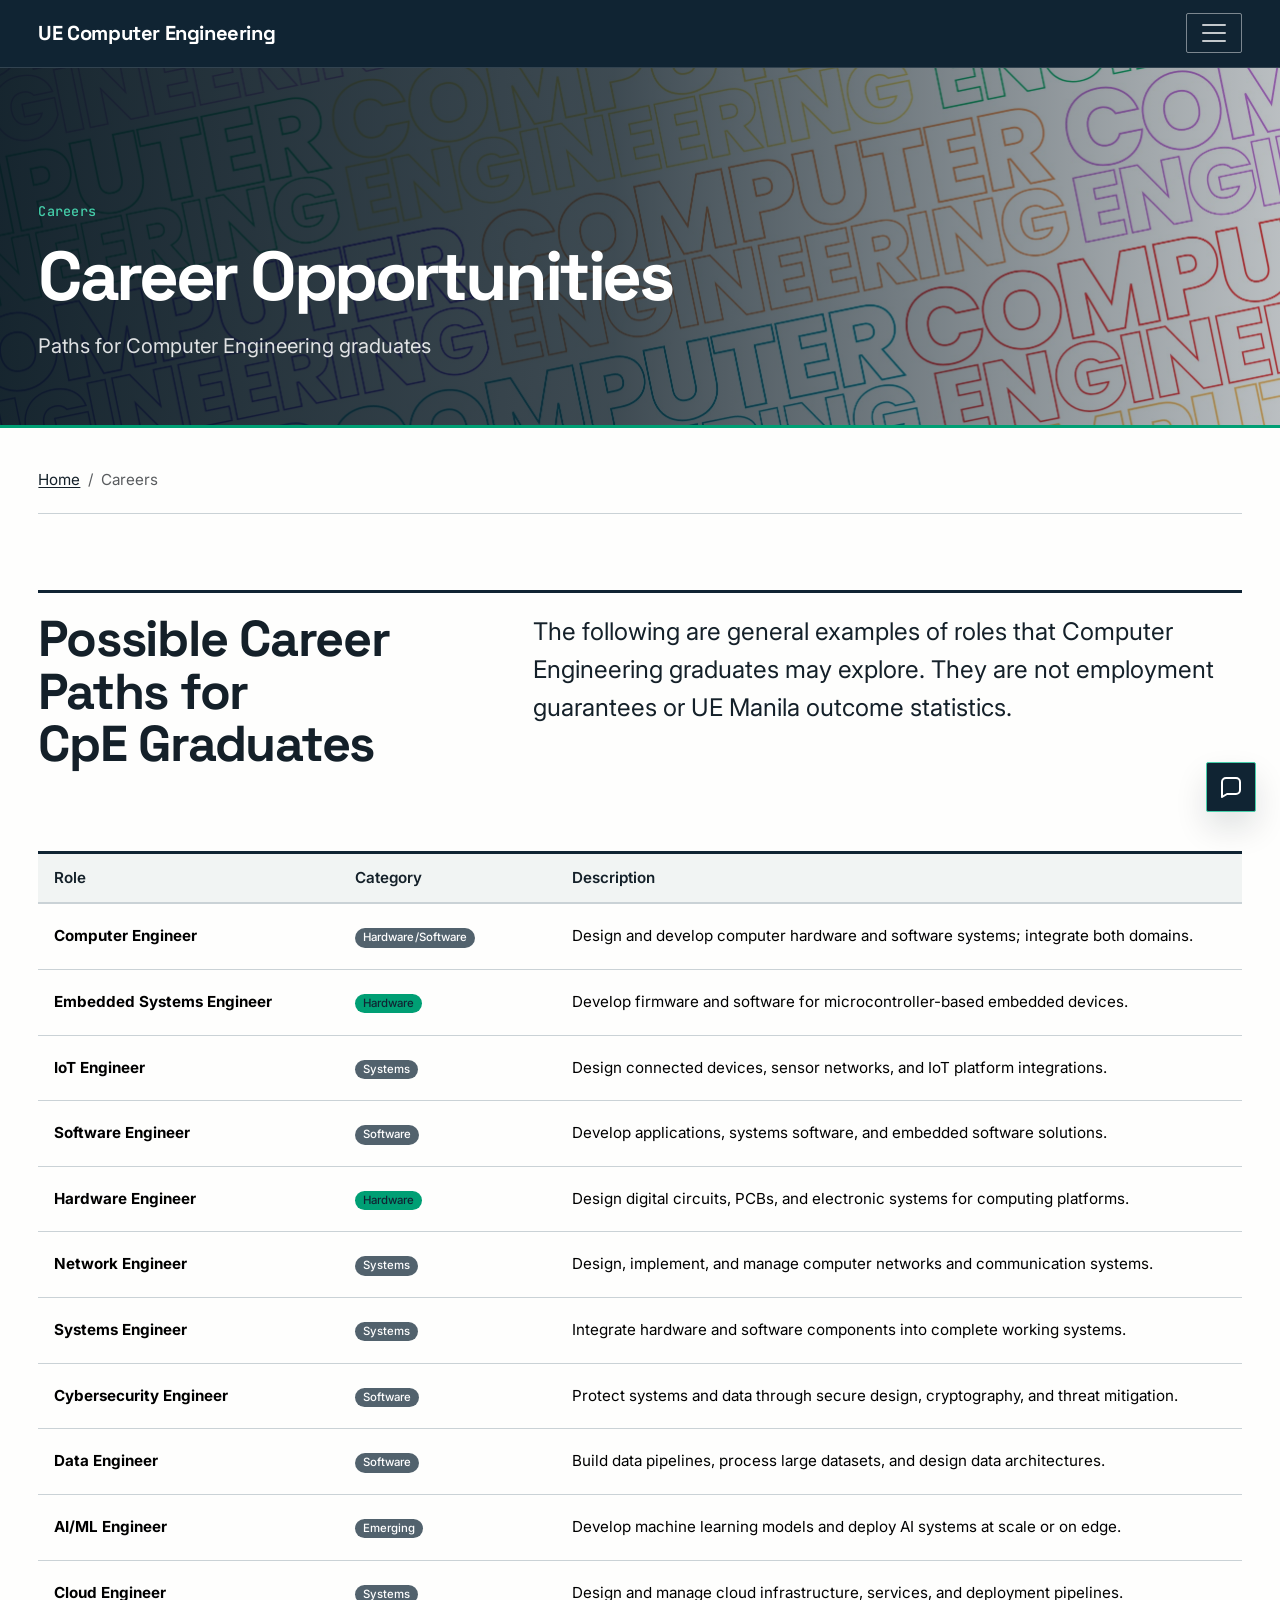
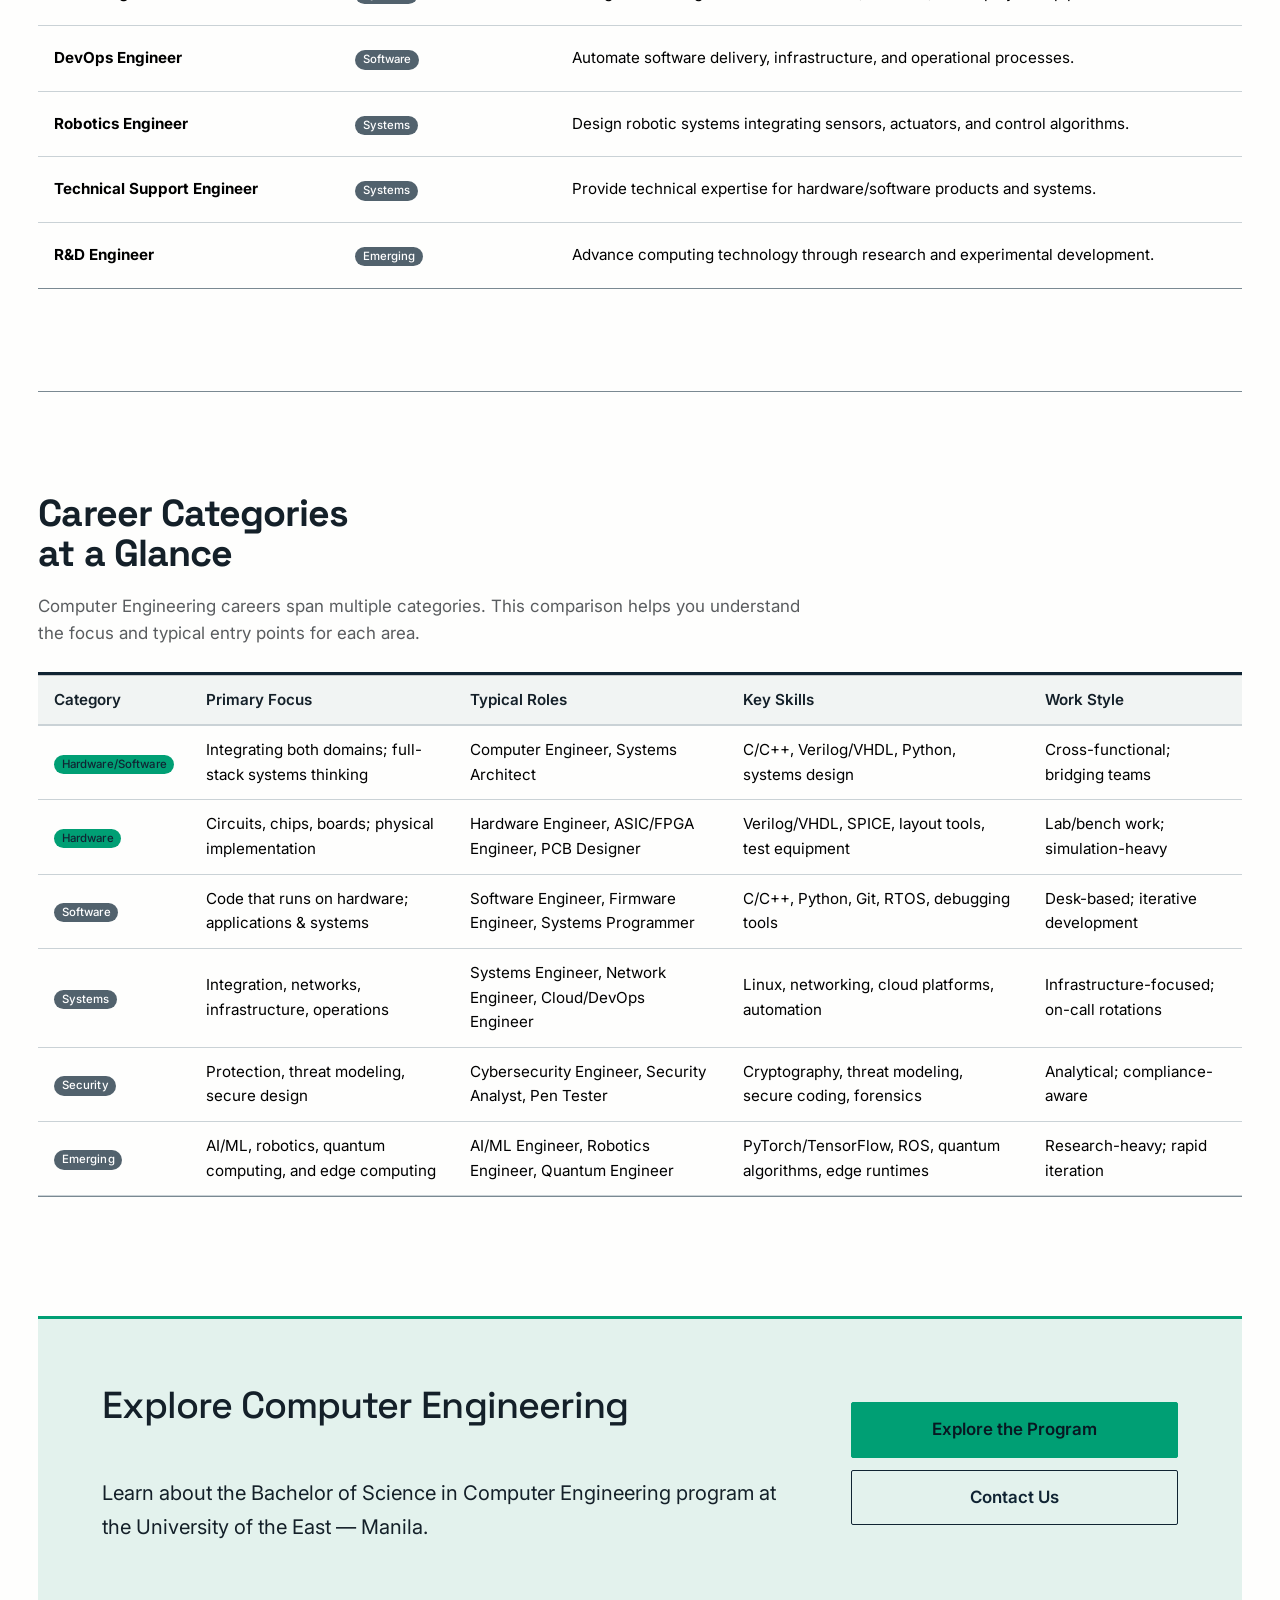
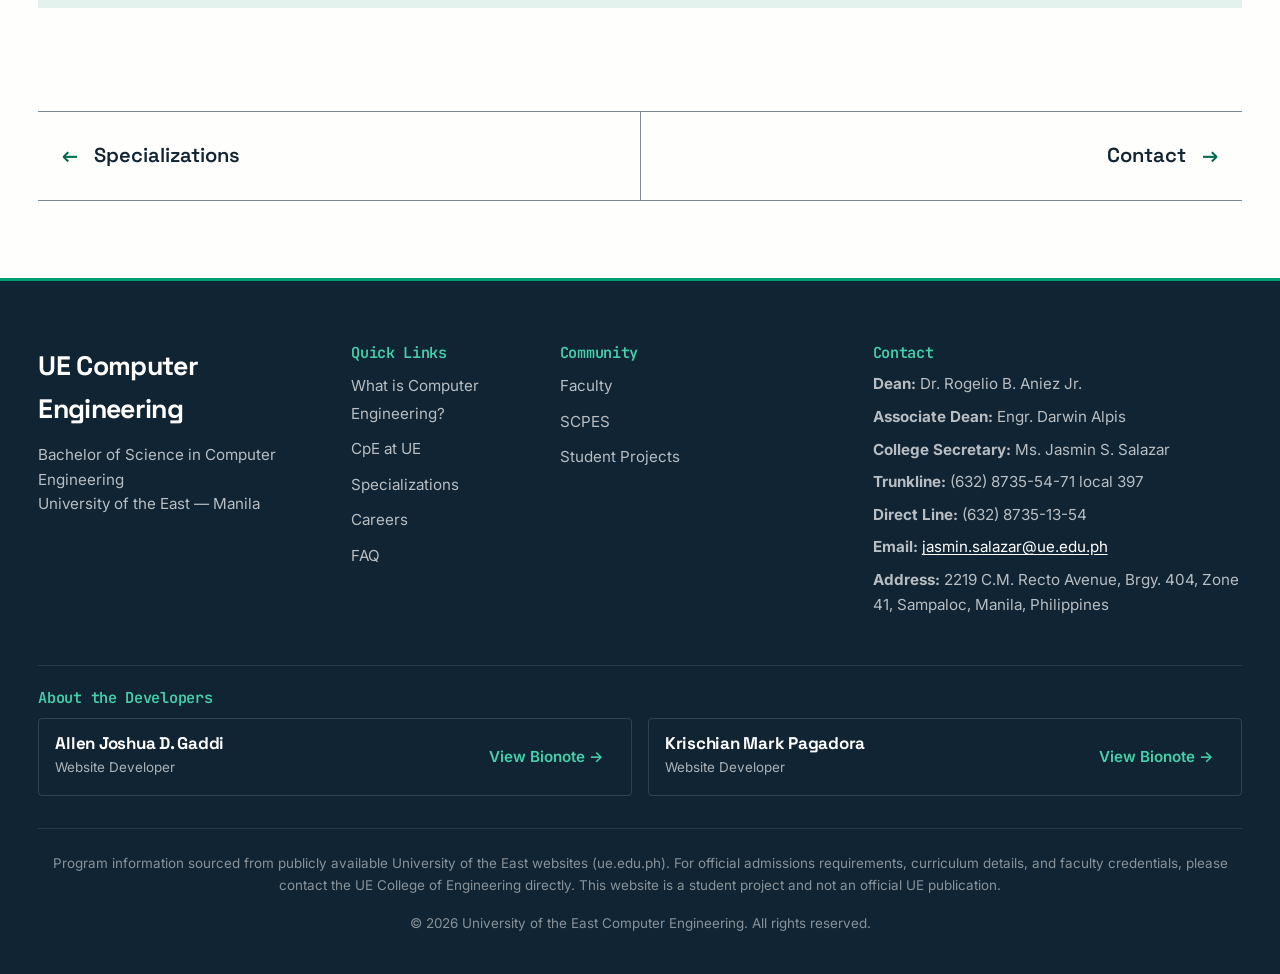
<file: careers.html>
<!DOCTYPE html>
<html lang="en">
<head>
  <meta charset="UTF-8">
  <meta name="viewport" content="width=device-width, initial-scale=1.0">
  <link rel="icon" href="Assets/favicon.svg" type="image/svg+xml">
  <meta name="description" content="Bachelor of Science in Computer Engineering website for the University of the East - Manila" data-i18n="meta.description">
  <title data-i18n="careers.meta.title">Career Opportunities | UE Computer Engineering</title>
  <link rel="preconnect" href="https://fonts.googleapis.com">
  <link rel="preconnect" href="https://fonts.gstatic.com" crossorigin>
  <link rel="preload" as="style" href="https://fonts.googleapis.com/css2?family=Inter:wght@400;500;600&family=JetBrains+Mono:wght@400;500&family=Space+Grotesk:wght@500;600;700&display=swap" onload="this.onload=null;this.rel='stylesheet'">
  <noscript><link rel="stylesheet" href="https://fonts.googleapis.com/css2?family=Inter:wght@400;500;600&family=JetBrains+Mono:wght@400;500&family=Space+Grotesk:wght@500;600;700&display=swap"></noscript>
  <link href="https://cdn.jsdelivr.net/npm/bootstrap@5.3.3/dist/css/bootstrap.min.css" rel="stylesheet" integrity="sha384-QWTKZyjpPEjISv5WaRU9OFeRpok6YctnYmDr5pNlyT2bRjXh0JMhjY6hW+ALEwIH" crossorigin="anonymous">
  <link rel="stylesheet" href="Assets/css/variables.css">
  <link rel="stylesheet" href="Assets/css/main.css">
  <link rel="stylesheet" href="Assets/css/assistant.css">
</head>
<body class="page-core page-careers">
  <a href="#main-content" class="skip-link" data-i18n="skip.main">Skip to main content</a>

  <nav class="navbar navbar-expand-xxl" aria-label="Main navigation" data-i18n-aria-label="a11y.mainNav">
    <div class="container-custom">
      <a class="navbar-brand" href="index.html" data-i18n="brand.name">UE Computer Engineering</a>
      <button class="navbar-toggler" type="button" data-bs-toggle="collapse" data-bs-target="#navbarNav" aria-controls="navbarNav" aria-expanded="false" aria-label="Toggle navigation" data-i18n-aria-label="a11y.toggleNav">
        <span class="navbar-toggler-icon"></span>
      </button>
      <div class="collapse navbar-collapse" id="navbarNav">
        <button class="navbar-drawer-close" type="button" data-i18n="a11y.closeNav">Close menu</button>
        <ul class="navbar-nav me-auto mb-2 mb-xxl-0">
          <li class="nav-item"><a class="nav-link" href="index.html" data-i18n="nav.home">Home</a></li>
          <li class="nav-item dropdown">
            <a class="nav-link dropdown-toggle" href="#" role="button" data-bs-toggle="dropdown" aria-expanded="false" data-i18n="nav.about">About CpE</a>
            <ul class="dropdown-menu">
              <li><a class="dropdown-item" href="what-is-cpe.html" data-i18n="nav.whatIs">What is Computer Engineering?</a></li>
              <li><a class="dropdown-item" href="what-is-cpe.html#hardware-software" data-i18n="nav.hardwareSoftware">Hardware & Software</a></li>
              <li><a class="dropdown-item" href="what-is-cpe.html#major-fields" data-i18n="nav.majorFields">Major Fields</a></li>
              <li><a class="dropdown-item" href="what-is-cpe.html#why-matters" data-i18n="nav.whyMatters">Why It Matters</a></li>
            </ul>
          </li>
          <li class="nav-item dropdown">
            <a class="nav-link dropdown-toggle" href="#" role="button" data-bs-toggle="dropdown" aria-expanded="false" data-i18n="nav.cpeAtUe">CpE at UE</a>
            <ul class="dropdown-menu">
              <li><a class="dropdown-item" href="cpe-at-ue.html" data-i18n="nav.overview">Program Overview</a></li>
            </ul>
          </li>
          <li class="nav-item"><a class="nav-link" href="specializations.html" data-i18n="nav.specializations">Specializations</a></li>
          <li class="nav-item"><a class="nav-link active" href="careers.html" data-i18n="nav.careers">Careers</a></li>
          <li class="nav-item"><a class="nav-link" href="skills.html" data-i18n="nav.skills">Skills</a></li>
          <li class="nav-item dropdown">
            <a class="nav-link dropdown-toggle" href="#" role="button" data-bs-toggle="dropdown" aria-expanded="false" data-i18n="nav.community">Community</a>
            <ul class="dropdown-menu">
              <li><a class="dropdown-item" href="faculty.html" data-i18n="nav.faculty">Faculty</a></li>
              <li><a class="dropdown-item" href="scpes.html" data-i18n="nav.scpes">SCPES</a></li>
              <li><a class="dropdown-item" href="projects.html" data-i18n="nav.projects">Student Projects</a></li>
            </ul>
          </li>
          <li class="nav-item"><a class="nav-link" href="faq.html" data-i18n="nav.faq">FAQ</a></li>
          <li class="nav-item"><a class="nav-link" href="contact.html" data-i18n="nav.contact">Contact</a></li>
          <li class="nav-item"><a class="nav-link" href="game.html" data-i18n="nav.game">Game</a></li>
        </ul>
        <div class="dropdown language-selector">
          <button class="btn btn-link nav-link dropdown-toggle" type="button" data-bs-toggle="dropdown" aria-expanded="false" aria-label="Select language" data-i18n-aria-label="a11y.selectLanguage">
            <span data-i18n="lang.current">English</span>
          </button>
          <ul class="dropdown-menu dropdown-menu-end">
            <li><a class="dropdown-item" href="#" data-lang="en" data-i18n="lang.english">English</a></li>
            <li><a class="dropdown-item" href="#" data-lang="fil" data-i18n="lang.filipino">Filipino</a></li>
          </ul>
        </div>
      </div>
    </div>
  </nav>
  <div class="navbar-drawer-backdrop" aria-hidden="true"></div>

  <header class="hero-base hero-base--inner hero-slide hero-slide--page">
      <div class="container-custom hero-base__content">
        <p class="hero-base__eyebrow" data-i18n="nav.careers">Careers</p>
        <h1 data-i18n="careers.hero.title">Career Opportunities</h1>
        <p class="lead" data-i18n="careers.hero.tagline">Paths for Computer Engineering graduates</p>
      </div>
  </header>

  <main id="main-content">
    <section class="section core-page__content">
      <div class="container-custom">
        <nav aria-label="Breadcrumb" class="mb-4" data-i18n-aria-label="a11y.breadcrumb">
          <ol class="breadcrumb">
            <li class="breadcrumb-item"><a href="index.html" data-i18n="nav.home">Home</a></li>
            <li class="breadcrumb-item active" aria-current="page" data-i18n="nav.careers">Careers</li>
          </ol>
        </nav>

        <header class="core-page__intro careers__intro">
          <h2 id="careers-directory-title" data-i18n="careers.intro.title">Possible Career Paths for CpE Graduates</h2>
          <p class="lead" data-i18n="careers.intro.desc">The following are general examples of roles that Computer Engineering graduates may explore. They are not employment guarantees or UE Manila outcome statistics.</p>
        </header>

        <!-- Desktop Table View -->
        <div class="careers-table table-responsive core-page__table-region" tabindex="0" role="region" aria-labelledby="careers-directory-title">
          <table class="table table-hover align-middle">
            <thead>
              <tr>
                <th scope="col" data-i18n="careers.table.role">Role</th>
                <th scope="col" data-i18n="careers.table.category">Category</th>
                <th scope="col" data-i18n="careers.table.desc">Description</th>
              </tr>
            </thead>
            <tbody>
              <tr>
                <td><strong data-i18n="careers.table.row1.role">Computer Engineer</strong></td>
                <td><span class="badge badge-secondary" data-i18n="careers.table.row1.cat">Hardware/Software</span></td>
                <td data-i18n="careers.table.row1.desc">Design and develop computer hardware and software systems; integrate both domains.</td>
              </tr>
              <tr>
                <td><strong data-i18n="careers.table.row2.role">Embedded Systems Engineer</strong></td>
                <td><span class="badge badge-primary" data-i18n="careers.table.row2.cat">Hardware</span></td>
                <td data-i18n="careers.table.row2.desc">Develop firmware and software for microcontroller-based embedded devices.</td>
              </tr>
              <tr>
                <td><strong data-i18n="careers.table.row3.role">IoT Engineer</strong></td>
                <td><span class="badge badge-secondary" data-i18n="careers.table.row3.cat">Systems</span></td>
                <td data-i18n="careers.table.row3.desc">Design connected devices, sensor networks, and IoT platform integrations.</td>
              </tr>
              <tr>
                <td><strong data-i18n="careers.table.row4.role">Software Engineer</strong></td>
                <td><span class="badge badge-secondary" data-i18n="careers.table.row4.cat">Software</span></td>
                <td data-i18n="careers.table.row4.desc">Develop applications, systems software, and embedded software solutions.</td>
              </tr>
              <tr>
                <td><strong data-i18n="careers.table.row5.role">Hardware Engineer</strong></td>
                <td><span class="badge badge-primary" data-i18n="careers.table.row5.cat">Hardware</span></td>
                <td data-i18n="careers.table.row5.desc">Design digital circuits, PCBs, and electronic systems for computing platforms.</td>
              </tr>
              <tr>
                <td><strong data-i18n="careers.table.row6.role">Network Engineer</strong></td>
                <td><span class="badge badge-secondary" data-i18n="careers.table.row6.cat">Systems</span></td>
                <td data-i18n="careers.table.row6.desc">Design, implement, and manage computer networks and communication systems.</td>
              </tr>
              <tr>
                <td><strong data-i18n="careers.table.row7.role">Systems Engineer</strong></td>
                <td><span class="badge badge-secondary" data-i18n="careers.table.row7.cat">Systems</span></td>
                <td data-i18n="careers.table.row7.desc">Integrate hardware and software components into complete working systems.</td>
              </tr>
              <tr>
                <td><strong data-i18n="careers.table.row8.role">Cybersecurity Engineer</strong></td>
                <td><span class="badge badge-secondary" data-i18n="careers.table.row8.cat">Software</span></td>
                <td data-i18n="careers.table.row8.desc">Protect systems and data through secure design, cryptography, and threat mitigation.</td>
              </tr>
              <tr>
                <td><strong data-i18n="careers.table.row9.role">Data Engineer</strong></td>
                <td><span class="badge badge-secondary" data-i18n="careers.table.row9.cat">Software</span></td>
                <td data-i18n="careers.table.row9.desc">Build data pipelines, process large datasets, and design data architectures.</td>
              </tr>
              <tr>
                <td><strong data-i18n="careers.table.row10.role">AI/ML Engineer</strong></td>
                <td><span class="badge badge-secondary" data-i18n="careers.table.row10.cat">Emerging</span></td>
                <td data-i18n="careers.table.row10.desc">Develop machine learning models and deploy AI systems at scale or on edge.</td>
              </tr>
              <tr>
                <td><strong data-i18n="careers.table.row11.role">Cloud Engineer</strong></td>
                <td><span class="badge badge-secondary" data-i18n="careers.table.row11.cat">Systems</span></td>
                <td data-i18n="careers.table.row11.desc">Design and manage cloud infrastructure, services, and deployment pipelines.</td>
              </tr>
              <tr>
                <td><strong data-i18n="careers.table.row12.role">DevOps Engineer</strong></td>
                <td><span class="badge badge-secondary" data-i18n="careers.table.row12.cat">Software</span></td>
                <td data-i18n="careers.table.row12.desc">Automate software delivery, infrastructure, and operational processes.</td>
              </tr>
              <tr>
                <td><strong data-i18n="careers.table.row13.role">Robotics Engineer</strong></td>
                <td><span class="badge badge-secondary" data-i18n="careers.table.row13.cat">Systems</span></td>
                <td data-i18n="careers.table.row13.desc">Design robotic systems integrating sensors, actuators, and control algorithms.</td>
              </tr>
              <tr>
                <td><strong data-i18n="careers.table.row14.role">Technical Support Engineer</strong></td>
                <td><span class="badge badge-secondary" data-i18n="careers.table.row14.cat">Systems</span></td>
                <td data-i18n="careers.table.row14.desc">Provide technical expertise for hardware/software products and systems.</td>
              </tr>
              <tr>
                <td><strong data-i18n="careers.table.row15.role">R&D Engineer</strong></td>
                <td><span class="badge badge-secondary" data-i18n="careers.table.row15.cat">Emerging</span></td>
                <td data-i18n="careers.table.row15.desc">Advance computing technology through research and experimental development.</td>
              </tr>
            </tbody>
          </table>
        </div>

        <!-- Mobile Card View -->
        <div class="careers-cards">
          <article class="career-card" data-category="hardware software">
            <h3 data-i18n="careers.table.row1.role">Computer Engineer</h3>
            <span class="career-category" data-i18n="careers.table.row1.cat">Hardware/Software</span>
            <p data-i18n="careers.table.row1.desc">Design and develop computer hardware and software systems; integrate both domains.</p>
          </article>
          <article class="career-card" data-category="hardware">
            <h3 data-i18n="careers.table.row2.role">Embedded Systems Engineer</h3>
            <span class="career-category" data-i18n="careers.table.row2.cat">Hardware</span>
            <p data-i18n="careers.table.row2.desc">Develop firmware and software for microcontroller-based embedded devices.</p>
          </article>
          <article class="career-card" data-category="systems">
            <h3 data-i18n="careers.table.row3.role">IoT Engineer</h3>
            <span class="career-category" data-i18n="careers.table.row3.cat">Systems</span>
            <p data-i18n="careers.table.row3.desc">Design connected devices, sensor networks, and IoT platform integrations.</p>
          </article>
          <article class="career-card" data-category="software">
            <h3 data-i18n="careers.table.row4.role">Software Engineer</h3>
            <span class="career-category" data-i18n="careers.table.row4.cat">Software</span>
            <p data-i18n="careers.table.row4.desc">Develop applications, systems software, and embedded software solutions.</p>
          </article>
          <article class="career-card" data-category="hardware">
            <h3 data-i18n="careers.table.row5.role">Hardware Engineer</h3>
            <span class="career-category" data-i18n="careers.table.row5.cat">Hardware</span>
            <p data-i18n="careers.table.row5.desc">Design digital circuits, PCBs, and electronic systems for computing platforms.</p>
          </article>
          <article class="career-card" data-category="systems">
            <h3 data-i18n="careers.table.row6.role">Network Engineer</h3>
            <span class="career-category" data-i18n="careers.table.row6.cat">Systems</span>
            <p data-i18n="careers.table.row6.desc">Design, implement, and manage computer networks and communication systems.</p>
          </article>
          <article class="career-card" data-category="systems">
            <h3 data-i18n="careers.table.row7.role">Systems Engineer</h3>
            <span class="career-category" data-i18n="careers.table.row7.cat">Systems</span>
            <p data-i18n="careers.table.row7.desc">Integrate hardware and software components into complete working systems.</p>
          </article>
          <article class="career-card" data-category="software">
            <h3 data-i18n="careers.table.row8.role">Cybersecurity Engineer</h3>
            <span class="career-category" data-i18n="careers.table.row8.cat">Software</span>
            <p data-i18n="careers.table.row8.desc">Protect systems and data through secure design, cryptography, and threat mitigation.</p>
          </article>
          <article class="career-card" data-category="software">
            <h3 data-i18n="careers.table.row9.role">Data Engineer</h3>
            <span class="career-category" data-i18n="careers.table.row9.cat">Software</span>
            <p data-i18n="careers.table.row9.desc">Build data pipelines, process large datasets, and design data architectures.</p>
          </article>
          <article class="career-card" data-category="emerging">
            <h3 data-i18n="careers.table.row10.role">AI/ML Engineer</h3>
            <span class="career-category" data-i18n="careers.table.row10.cat">Emerging</span>
            <p data-i18n="careers.table.row10.desc">Develop machine learning models and deploy AI systems at scale or on edge.</p>
          </article>
          <article class="career-card" data-category="systems">
            <h3 data-i18n="careers.table.row11.role">Cloud Engineer</h3>
            <span class="career-category" data-i18n="careers.table.row11.cat">Systems</span>
            <p data-i18n="careers.table.row11.desc">Design and manage cloud infrastructure, services, and deployment pipelines.</p>
          </article>
          <article class="career-card" data-category="software">
            <h3 data-i18n="careers.table.row12.role">DevOps Engineer</h3>
            <span class="career-category" data-i18n="careers.table.row12.cat">Software</span>
            <p data-i18n="careers.table.row12.desc">Automate software delivery, infrastructure, and operational processes.</p>
          </article>
          <article class="career-card" data-category="systems">
            <h3 data-i18n="careers.table.row13.role">Robotics Engineer</h3>
            <span class="career-category" data-i18n="careers.table.row13.cat">Systems</span>
            <p data-i18n="careers.table.row13.desc">Design robotic systems integrating sensors, actuators, and control algorithms.</p>
          </article>
          <article class="career-card" data-category="systems">
            <h3 data-i18n="careers.table.row14.role">Technical Support Engineer</h3>
            <span class="career-category" data-i18n="careers.table.row14.cat">Systems</span>
            <p data-i18n="careers.table.row14.desc">Provide technical expertise for hardware/software products and systems.</p>
          </article>
          <article class="career-card" data-category="emerging">
            <h3 data-i18n="careers.table.row15.role">R&D Engineer</h3>
            <span class="career-category" data-i18n="careers.table.row15.cat">Emerging</span>
            <p data-i18n="careers.table.row15.desc">Advance computing technology through research and experimental development.</p>
          </article>
        </div>

        <!-- Career Category Comparison -->
        <section class="core-page__section careers__comparison">
          <h2 id="careers-comparison-title" data-i18n="careers.comparison.title">Career Categories at a Glance</h2>
          <p class="text-muted mb-4" data-i18n="careers.comparison.intro">Computer Engineering careers span multiple categories. This comparison helps you understand the focus and typical entry points for each area.</p>

          <div class="table-responsive core-page__table-region" tabindex="0" role="region" aria-labelledby="careers-comparison-title">
            <table class="table table-bordered align-middle">
              <thead class="table-light">
                <tr>
                  <th scope="col" data-i18n="careers.comparison.category">Category</th>
                  <th scope="col" data-i18n="careers.comparison.focus">Primary Focus</th>
                  <th scope="col" data-i18n="careers.comparison.typicalRoles">Typical Roles</th>
                  <th scope="col" data-i18n="careers.comparison.keySkills">Key Skills</th>
                  <th scope="col" data-i18n="careers.comparison.workStyle">Work Style</th>
                </tr>
              </thead>
              <tbody>
                <tr>
                  <td><span class="badge badge-primary" data-i18n="careers.table.row1.cat">Hardware/Software</span></td>
                  <td data-i18n="careers.comparison.hwsw.focus">Integrating both domains; full-stack systems thinking</td>
                  <td data-i18n="careers.comparison.hwsw.roles">Computer Engineer, Systems Architect</td>
                  <td data-i18n="careers.comparison.hwsw.skills">C/C++, Verilog/VHDL, Python, systems design</td>
                  <td data-i18n="careers.comparison.hwsw.style">Cross-functional; bridging teams</td>
                </tr>
                <tr>
                  <td><span class="badge badge-primary" data-i18n="careers.table.row2.cat">Hardware</span></td>
                  <td data-i18n="careers.comparison.hw.focus">Circuits, chips, boards; physical implementation</td>
                  <td data-i18n="careers.comparison.hw.roles">Hardware Engineer, ASIC/FPGA Engineer, PCB Designer</td>
                  <td data-i18n="careers.comparison.hw.skills">Verilog/VHDL, SPICE, layout tools, test equipment</td>
                  <td data-i18n="careers.comparison.hw.style">Lab/bench work; simulation-heavy</td>
                </tr>
                <tr>
                  <td><span class="badge badge-secondary" data-i18n="careers.table.row4.cat">Software</span></td>
                  <td data-i18n="careers.comparison.sw.focus">Code that runs on hardware; applications & systems</td>
                  <td data-i18n="careers.comparison.sw.roles">Software Engineer, Firmware Engineer, Systems Programmer</td>
                  <td data-i18n="careers.comparison.sw.skills">C/C++, Python, Git, RTOS, debugging tools</td>
                  <td data-i18n="careers.comparison.sw.style">Desk-based; iterative development</td>
                </tr>
                <tr>
                  <td><span class="badge badge-secondary" data-i18n="careers.table.row3.cat">Systems</span></td>
                  <td data-i18n="careers.comparison.sys.focus">Integration, networks, infrastructure, operations</td>
                  <td data-i18n="careers.comparison.sys.roles">Systems Engineer, Network Engineer, Cloud/DevOps Engineer</td>
                  <td data-i18n="careers.comparison.sys.skills">Linux, networking, cloud platforms, automation</td>
                  <td data-i18n="careers.comparison.sys.style">Infrastructure-focused; on-call rotations</td>
                </tr>
                <tr>
                  <td><span class="badge badge-secondary" data-i18n="careers.comparison.sec.category">Security</span></td>
                  <td data-i18n="careers.comparison.sec.focus">Protection, threat modeling, secure design</td>
                  <td data-i18n="careers.comparison.sec.roles">Cybersecurity Engineer, Security Analyst, Pen Tester</td>
                  <td data-i18n="careers.comparison.sec.skills">Cryptography, threat modeling, secure coding, forensics</td>
                  <td data-i18n="careers.comparison.sec.style">Analytical; compliance-aware</td>
                </tr>
                <tr>
                  <td><span class="badge badge-secondary" data-i18n="careers.table.row10.cat">Emerging</span></td>
                  <td data-i18n="careers.comparison.emerging.focus">AI/ML, robotics, quantum computing, and edge computing</td>
                  <td data-i18n="careers.comparison.emerging.roles">AI/ML Engineer, Robotics Engineer, Quantum Engineer</td>
                  <td data-i18n="careers.comparison.emerging.skills">PyTorch/TensorFlow, ROS, quantum algorithms, edge runtimes</td>
                  <td data-i18n="careers.comparison.emerging.style">Research-heavy; rapid iteration</td>
                </tr>
              </tbody>
            </table>
          </div>
        </section>

        <!-- Career CTA -->
        <section class="careers__cta">
          <div>
            <h2 class="h4 mb-3" data-i18n="careers.cta.title">Explore Computer Engineering</h2>
            <p class="lead mb-4 text-dark" data-i18n="careers.cta.desc">Learn about the Bachelor of Science in Computer Engineering program at the University of the East — Manila.</p>
            <div class="careers__cta-actions">
              <a href="cpe-at-ue.html" class="btn btn-primary btn-lg" data-i18n="careers.cta.explore">Explore the Program</a>
              <a href="contact.html" class="btn btn-outline-primary btn-lg" data-i18n="careers.cta.contact">Contact Us</a>
            </div>
          </div>
        </section>
        <nav class="core-page__next" aria-label="Program page navigation" data-i18n-aria-label="a11y.programPageNav">
          <a href="specializations.html"><span data-i18n="nav.specializations">Specializations</span></a>
          <a href="contact.html"><span data-i18n="nav.contact">Contact</span></a>
        </nav>
      </div>
    </section>
  </main>

  <footer class="site-footer" role="contentinfo">
    <div class="container-custom">
      <div class="row g-5">
        <div class="col-lg-3 col-md-6">
          <p class="footer-brand" data-i18n="brand.name">UE Computer Engineering</p>
          <p class="footer-tagline">
            <span data-i18n="footer.tagline">Bachelor of Science in Computer Engineering</span>
            <br>
            <span data-i18n="footer.university">University of the East — Manila</span>
          </p>
        </div>
        <div class="col-lg-2 col-md-6">
          <h2 class="footer-heading" data-i18n="footer.quickLinks">Quick Links</h2>
          <ul class="footer-links">
            <li><a href="what-is-cpe.html" data-i18n="nav.whatIs">What is Computer Engineering?</a></li>
            <li><a href="cpe-at-ue.html" data-i18n="nav.cpeAtUe">CpE at UE</a></li>
            <li><a href="specializations.html" data-i18n="nav.specializations">Specializations</a></li>
            <li><a href="careers.html" data-i18n="nav.careers">Careers</a></li>
            <li><a href="faq.html" data-i18n="nav.faq">FAQ</a></li>
          </ul>
        </div>
        <div class="col-lg-3 col-md-6">
          <h2 class="footer-heading" data-i18n="footer.community">Community</h2>
          <ul class="footer-links">
            <li><a href="faculty.html" data-i18n="nav.faculty">Faculty</a></li>
            <li><a href="scpes.html" data-i18n="nav.scpes">SCPES</a></li>
            <li><a href="projects.html" data-i18n="nav.projects">Student Projects</a></li>
          </ul>
        </div>
        <div class="col-lg-4 col-md-6">
          <h2 class="footer-heading" data-i18n="footer.contact">Contact</h2>
          <address class="footer-contact">
            <p><strong data-i18n="footer.dean">Dean:</strong> Dr. Rogelio B. Aniez Jr.</p>
            <p><strong data-i18n="footer.assocDean">Associate Dean:</strong> Engr. Darwin Alpis</p>
            <p><strong data-i18n="footer.secretary">College Secretary:</strong> Ms. Jasmin S. Salazar</p>
            <p><strong data-i18n="footer.trunkline">Trunkline:</strong> (632) 8735-54-71 local 397</p>
            <p><strong data-i18n="footer.directLine">Direct Line:</strong> (632) 8735-13-54</p>
            <p><strong data-i18n="footer.email">Email:</strong> <a href="mailto:jasmin.salazar@ue.edu.ph">jasmin.salazar@ue.edu.ph</a></p>
            <p><strong data-i18n="footer.address">Address:</strong> 2219 C.M. Recto Avenue, Brgy. 404, Zone 41, Sampaloc, Manila, Philippines</p>
          </address>
        </div>
      </div>
      <section class="footer-developers" aria-labelledby="footer-developers-title">
        <h2 id="footer-developers-title" class="footer-heading" data-i18n="footer.developers.title">About the Developers</h2>
        <div class="footer-developers__list">
          <article class="footer-developer">
            <div><h3>Allen Joshua D. Gaddi</h3><p data-i18n="footer.developers.role">Website Developer</p></div>
            <a class="footer-developer__link" href="bionote/"><span data-i18n="footer.developers.view">View Bionote</span>&nbsp;<span aria-hidden="true">&rarr;</span></a>
          </article>
          <article class="footer-developer">
            <div><h3>Krischian Mark Pagadora</h3><p data-i18n="footer.developers.role">Website Developer</p></div>
            <a class="footer-developer__link" href="https://pagadorakrischianmark-debug.github.io/ncp3106_2026_kmpagadora/" target="_blank" rel="noopener noreferrer"><span data-i18n="footer.developers.view">View Bionote</span>&nbsp;<span aria-hidden="true">&rarr;</span></a>
          </article>
        </div>
      </section>
      <div class="footer-bottom">
        <p data-i18n="footer.disclaimer">Program information sourced from publicly available University of the East websites (ue.edu.ph). For official admissions requirements, curriculum details, and faculty credentials, please contact the UE College of Engineering directly. This website is a student project and not an official UE publication.</p>
        <p data-i18n="footer.copyright">&copy; 2026 University of the East Computer Engineering. All rights reserved.</p>
      </div>
    </div>
  </footer>

  <button class="scroll-top" aria-label="Scroll to top" data-i18n-aria-label="a11y.scrollTop" hidden>
    <svg width="20" height="20" viewBox="0 0 24 24" fill="none" stroke="currentColor" stroke-width="2" stroke-linecap="round" stroke-linejoin="round"><path d="M18 15l-6-6-6 6"/></svg>
  </button>

  <script src="https://cdn.jsdelivr.net/npm/bootstrap@5.3.3/dist/js/bootstrap.bundle.min.js" integrity="sha384-YvpcrYf0tY3lHB60NNkmXc5s9fDVZLESaAA55NDzOxhy9GkcIdslK1eN7N6jIeHz" crossorigin="anonymous"></script>
  <script src="Assets/js/i18n.js"></script>
  <script src="Assets/js/assistant.js"></script>
  <script src="Assets/js/navbar.js"></script>
  <script src="Assets/js/main.js"></script>
</body>
</html>
</file>
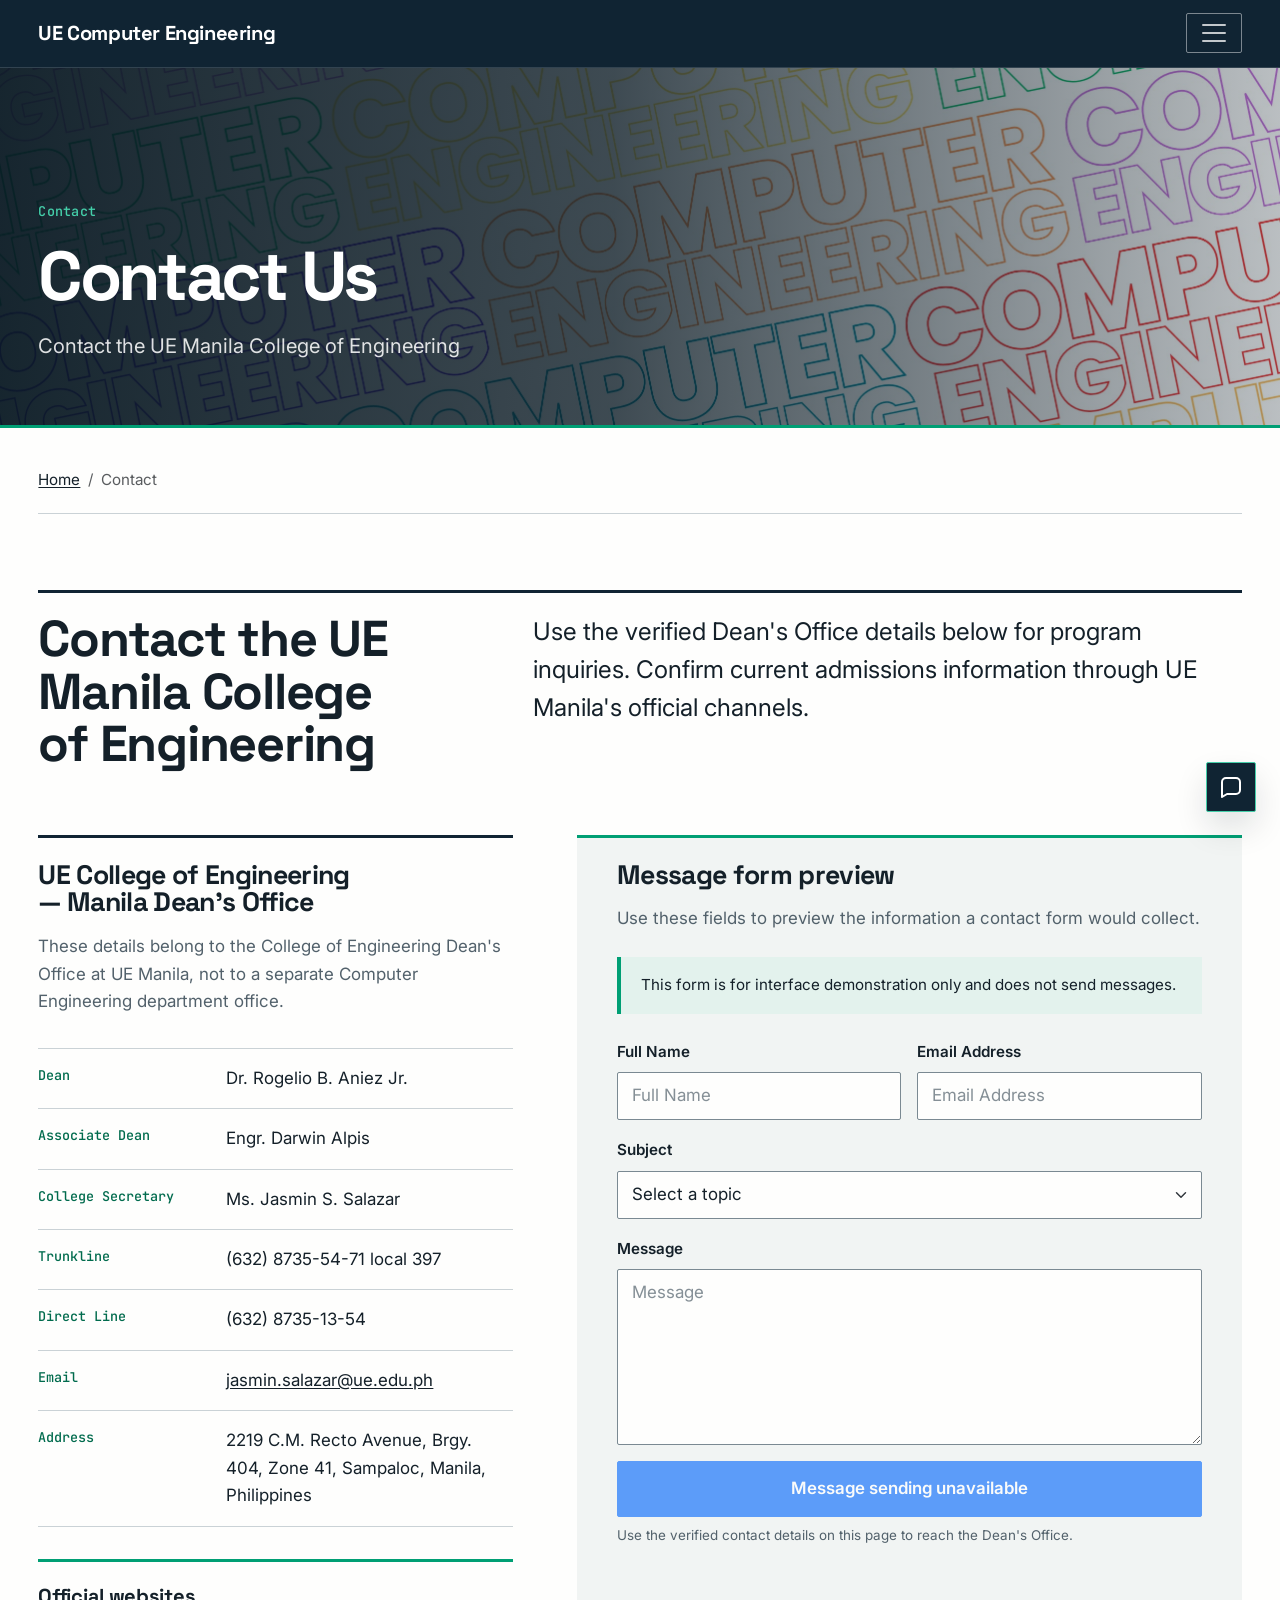
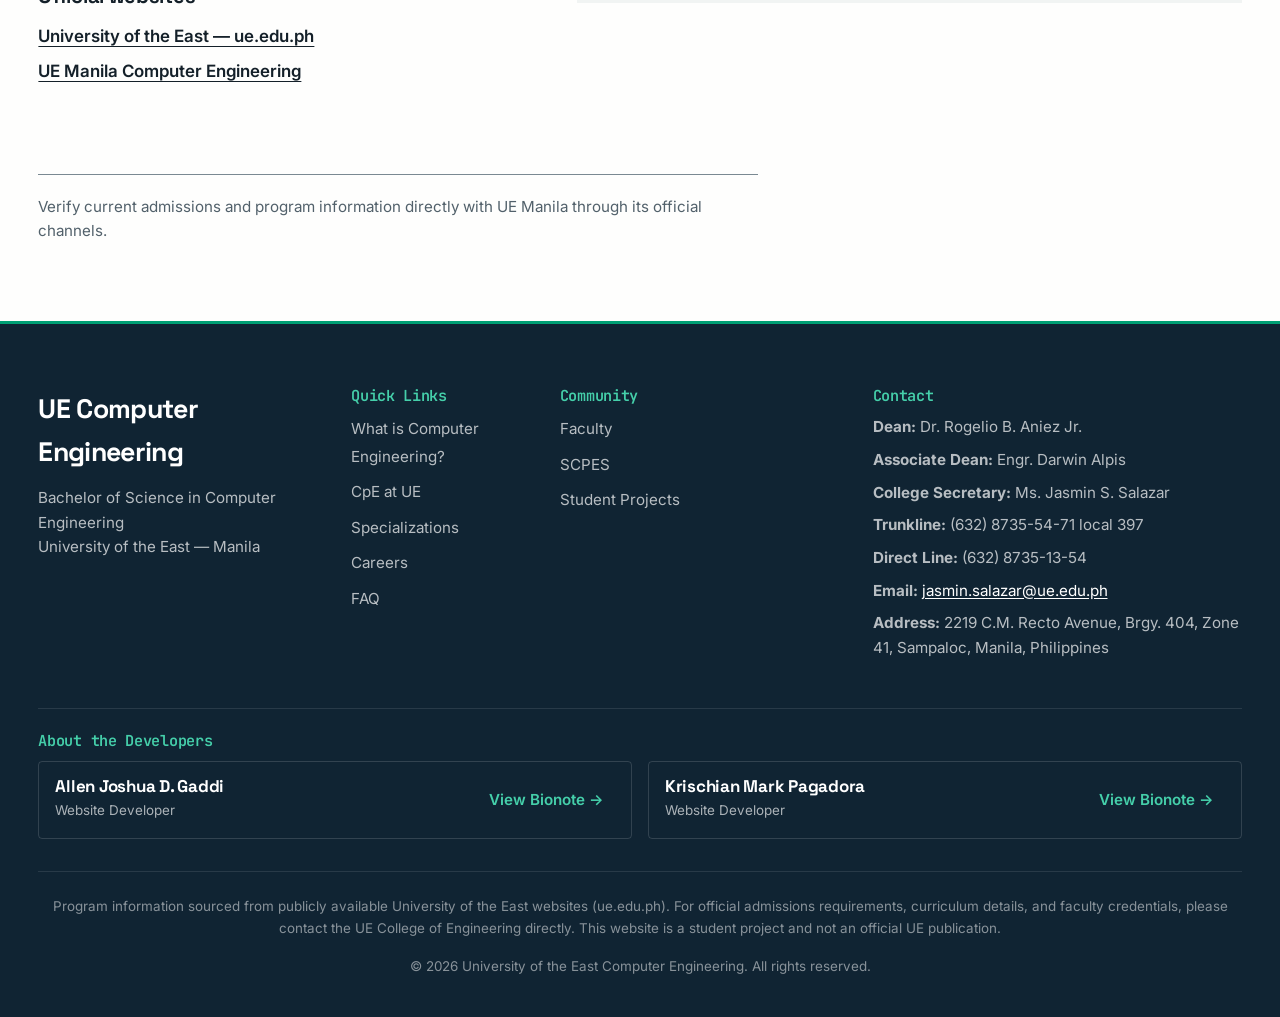
<file: contact.html>
<!DOCTYPE html>
<html lang="en">
<head>
  <meta charset="UTF-8">
  <meta name="viewport" content="width=device-width, initial-scale=1.0">
  <link rel="icon" href="Assets/favicon.svg" type="image/svg+xml">
  <meta name="description" content="Bachelor of Science in Computer Engineering website for the University of the East - Manila" data-i18n="meta.description">
  <title data-i18n="contact.meta.title">Contact | UE Computer Engineering</title>
  <link rel="preconnect" href="https://fonts.googleapis.com">
  <link rel="preconnect" href="https://fonts.gstatic.com" crossorigin>
  <link rel="preload" as="style" href="https://fonts.googleapis.com/css2?family=Inter:wght@400;500;600&family=JetBrains+Mono:wght@400;500&family=Space+Grotesk:wght@500;600;700&display=swap" onload="this.onload=null;this.rel='stylesheet'">
  <noscript><link rel="stylesheet" href="https://fonts.googleapis.com/css2?family=Inter:wght@400;500;600&family=JetBrains+Mono:wght@400;500&family=Space+Grotesk:wght@500;600;700&display=swap"></noscript>
  <link href="https://cdn.jsdelivr.net/npm/bootstrap@5.3.3/dist/css/bootstrap.min.css" rel="stylesheet" integrity="sha384-QWTKZyjpPEjISv5WaRU9OFeRpok6YctnYmDr5pNlyT2bRjXh0JMhjY6hW+ALEwIH" crossorigin="anonymous">
  <link rel="stylesheet" href="Assets/css/variables.css">
  <link rel="stylesheet" href="Assets/css/main.css">
  <link rel="stylesheet" href="Assets/css/assistant.css">
</head>
<body class="page-core page-contact">
  <a href="#main-content" class="skip-link" data-i18n="skip.main">Skip to main content</a>

  <nav class="navbar navbar-expand-xxl" aria-label="Main navigation" data-i18n-aria-label="a11y.mainNav">
    <div class="container-custom">
      <a class="navbar-brand" href="index.html" data-i18n="brand.name">UE Computer Engineering</a>
      <button class="navbar-toggler" type="button" data-bs-toggle="collapse" data-bs-target="#navbarNav" aria-controls="navbarNav" aria-expanded="false" aria-label="Toggle navigation" data-i18n-aria-label="a11y.toggleNav">
        <span class="navbar-toggler-icon"></span>
      </button>
      <div class="collapse navbar-collapse" id="navbarNav">
        <button class="navbar-drawer-close" type="button" data-i18n="a11y.closeNav">Close menu</button>
        <ul class="navbar-nav me-auto mb-2 mb-xxl-0">
          <li class="nav-item"><a class="nav-link" href="index.html" data-i18n="nav.home">Home</a></li>
          <li class="nav-item dropdown">
            <a class="nav-link dropdown-toggle" href="#" role="button" data-bs-toggle="dropdown" aria-expanded="false" data-i18n="nav.about">About CpE</a>
            <ul class="dropdown-menu">
              <li><a class="dropdown-item" href="what-is-cpe.html" data-i18n="nav.whatIs">What is Computer Engineering?</a></li>
              <li><a class="dropdown-item" href="what-is-cpe.html#hardware-software" data-i18n="nav.hardwareSoftware">Hardware & Software</a></li>
              <li><a class="dropdown-item" href="what-is-cpe.html#major-fields" data-i18n="nav.majorFields">Major Fields</a></li>
              <li><a class="dropdown-item" href="what-is-cpe.html#why-matters" data-i18n="nav.whyMatters">Why It Matters</a></li>
            </ul>
          </li>
          <li class="nav-item dropdown">
            <a class="nav-link dropdown-toggle" href="#" role="button" data-bs-toggle="dropdown" aria-expanded="false" data-i18n="nav.cpeAtUe">CpE at UE</a>
            <ul class="dropdown-menu">
              <li><a class="dropdown-item" href="cpe-at-ue.html" data-i18n="nav.overview">Program Overview</a></li>
            </ul>
          </li>
          <li class="nav-item"><a class="nav-link" href="specializations.html" data-i18n="nav.specializations">Specializations</a></li>
          <li class="nav-item"><a class="nav-link" href="careers.html" data-i18n="nav.careers">Careers</a></li>
          <li class="nav-item"><a class="nav-link" href="skills.html" data-i18n="nav.skills">Skills</a></li>
          <li class="nav-item dropdown">
            <a class="nav-link dropdown-toggle" href="#" role="button" data-bs-toggle="dropdown" aria-expanded="false" data-i18n="nav.community">Community</a>
            <ul class="dropdown-menu">
              <li><a class="dropdown-item" href="faculty.html" data-i18n="nav.faculty">Faculty</a></li>
              <li><a class="dropdown-item" href="scpes.html" data-i18n="nav.scpes">SCPES</a></li>
              <li><a class="dropdown-item" href="projects.html" data-i18n="nav.projects">Student Projects</a></li>
            </ul>
          </li>
          <li class="nav-item"><a class="nav-link" href="faq.html" data-i18n="nav.faq">FAQ</a></li>
          <li class="nav-item"><a class="nav-link active" href="contact.html" data-i18n="nav.contact">Contact</a></li>
          <li class="nav-item"><a class="nav-link" href="game.html" data-i18n="nav.game">Game</a></li>
        </ul>
        <div class="dropdown language-selector">
          <button class="btn btn-link nav-link dropdown-toggle" type="button" data-bs-toggle="dropdown" aria-expanded="false" aria-label="Select language" data-i18n-aria-label="a11y.selectLanguage">
            <span data-i18n="lang.current">English</span>
          </button>
          <ul class="dropdown-menu dropdown-menu-end">
            <li><a class="dropdown-item" href="#" data-lang="en" data-i18n="lang.english">English</a></li>
            <li><a class="dropdown-item" href="#" data-lang="fil" data-i18n="lang.filipino">Filipino</a></li>
          </ul>
        </div>
      </div>
    </div>
  </nav>
  <div class="navbar-drawer-backdrop" aria-hidden="true"></div>

  <header class="hero-base hero-base--inner hero-slide hero-slide--page">
    <div class="container-custom hero-base__content">
      <p class="hero-base__eyebrow" data-i18n="nav.contact">Contact</p>
      <h1 data-i18n="contact.hero.title">Contact Us</h1>
      <p class="lead" data-i18n="contact.hero.tagline">Contact the UE Manila College of Engineering</p>
    </div>
  </header>

  <main id="main-content">
    <section class="section core-page__content utility-page__content">
      <div class="container-custom">
        <nav aria-label="Breadcrumb" class="mb-4" data-i18n-aria-label="a11y.breadcrumb">
          <ol class="breadcrumb">
            <li class="breadcrumb-item"><a href="index.html" data-i18n="nav.home">Home</a></li>
            <li class="breadcrumb-item active" aria-current="page" data-i18n="nav.contact">Contact</li>
          </ol>
        </nav>

        <header class="utility-page__heading">
          <h2 data-i18n="contact.intro.title">Contact the UE Manila College of Engineering</h2>
          <p class="lead" data-i18n="contact.intro.desc">Use the verified Dean's Office details below for program inquiries. Confirm current admissions information through UE Manila's official channels.</p>
        </header>

        <div class="contact-layout">
          <section class="contact-office" aria-labelledby="contact-office-heading">
            <h2 id="contact-office-heading" data-i18n="contact.info.title">UE College of Engineering — Manila Dean's Office</h2>
            <p data-i18n="contact.info.desc">These details belong to the College of Engineering Dean's Office at UE Manila, not to a separate Computer Engineering department office.</p>

            <dl class="contact-details">
              <div>
                <dt data-i18n="contact.info.dean">Dean</dt>
                <dd>Dr. Rogelio B. Aniez Jr.</dd>
              </div>
              <div>
                <dt data-i18n="contact.info.assocDean">Associate Dean</dt>
                <dd>Engr. Darwin Alpis</dd>
              </div>
              <div>
                <dt data-i18n="contact.info.secretary">College Secretary</dt>
                <dd>Ms. Jasmin S. Salazar</dd>
              </div>
              <div>
                <dt data-i18n="contact.info.trunkline">Trunkline</dt>
                <dd>(632) 8735-54-71 local 397</dd>
              </div>
              <div>
                <dt data-i18n="contact.info.directLine">Direct Line</dt>
                <dd>(632) 8735-13-54</dd>
              </div>
              <div>
                <dt data-i18n="contact.info.email">Email</dt>
                <dd><a href="mailto:jasmin.salazar@ue.edu.ph">jasmin.salazar@ue.edu.ph</a></dd>
              </div>
              <div>
                <dt data-i18n="contact.info.address">Address</dt>
                <dd>2219 C.M. Recto Avenue, Brgy. 404, Zone 41, Sampaloc, Manila, Philippines</dd>
              </div>
            </dl>

            <div class="contact-websites">
              <h3 data-i18n="contact.info.website">Official websites</h3>
              <p><a href="https://www.ue.edu.ph/" target="_blank" rel="noopener" data-i18n="contact.info.ueLink">University of the East — ue.edu.ph</a></p>
              <p><a href="https://www.ue.edu.ph/mla/computer/" target="_blank" rel="noopener" data-i18n="contact.info.cpeLink">UE Manila Computer Engineering</a></p>
            </div>
          </section>

          <section class="contact-form-panel" aria-labelledby="contact-form-heading">
            <h2 id="contact-form-heading" data-i18n="contact.form.title">Message form preview</h2>
            <p data-i18n="contact.form.desc">Use these fields to preview the information a contact form would collect.</p>
            <p class="contact-form-notice" id="contactFormNotice" data-i18n="contact.form.demo">This form is for interface demonstration only and does not send messages.</p>

            <form class="contact-form" id="contactForm" aria-describedby="contactFormNotice">
              <div class="row g-3">
                <div class="col-md-6">
                  <label for="name" class="form-label" data-i18n="contact.form.name">Full Name</label>
                  <input type="text" class="form-control" id="name" name="name" required autocomplete="name" placeholder="Full Name" data-i18n-placeholder="contact.form.name">
                </div>
                <div class="col-md-6">
                  <label for="email" class="form-label" data-i18n="contact.form.email">Email Address</label>
                  <input type="email" class="form-control" id="email" name="email" required autocomplete="email" placeholder="Email Address" data-i18n-placeholder="contact.form.email">
                </div>
                <div class="col-12">
                  <label for="subject" class="form-label" data-i18n="contact.form.subject">Subject</label>
                  <select class="form-select" id="subject" name="subject" required>
                    <option value="" disabled selected data-i18n="contact.form.subjectSelect">Select a topic</option>
                    <option value="Admissions Inquiry" data-i18n="contact.form.subjectAdmissions">Admissions Inquiry</option>
                    <option value="Program Information" data-i18n="contact.form.subjectProgram">Program Information</option>
                    <option value="Other" data-i18n="contact.form.subjectOther">Other</option>
                  </select>
                </div>
                <div class="col-12">
                  <label for="message" class="form-label" data-i18n="contact.form.message">Message</label>
                  <textarea class="form-control" id="message" name="message" rows="6" required placeholder="Message" data-i18n-placeholder="contact.form.message"></textarea>
                </div>
                <div class="col-12">
                  <button type="button" class="btn btn-primary btn-lg" disabled data-i18n="contact.form.submit">Message sending unavailable</button>
                  <p class="form-text mt-2" data-i18n="contact.form.hint">Use the verified contact details on this page to reach the Dean's Office.</p>
                </div>
              </div>
            </form>
          </section>
        </div>

        <p class="contact-verification" data-i18n="contact.verify">Verify current admissions and program information directly with UE Manila through its official channels.</p>
      </div>
    </section>
  </main>

  <footer class="site-footer" role="contentinfo">
    <div class="container-custom">
      <div class="row g-5">
        <div class="col-lg-3 col-md-6">
          <p class="footer-brand" data-i18n="brand.name">UE Computer Engineering</p>
          <p class="footer-tagline">
            <span data-i18n="footer.tagline">Bachelor of Science in Computer Engineering</span>
            <br>
            <span data-i18n="footer.university">University of the East — Manila</span>
          </p>
        </div>
        <div class="col-lg-2 col-md-6">
          <h2 class="footer-heading" data-i18n="footer.quickLinks">Quick Links</h2>
          <ul class="footer-links">
            <li><a href="what-is-cpe.html" data-i18n="nav.whatIs">What is Computer Engineering?</a></li>
            <li><a href="cpe-at-ue.html" data-i18n="nav.cpeAtUe">CpE at UE</a></li>
            <li><a href="specializations.html" data-i18n="nav.specializations">Specializations</a></li>
            <li><a href="careers.html" data-i18n="nav.careers">Careers</a></li>
            <li><a href="faq.html" data-i18n="nav.faq">FAQ</a></li>
          </ul>
        </div>
        <div class="col-lg-3 col-md-6">
          <h2 class="footer-heading" data-i18n="footer.community">Community</h2>
          <ul class="footer-links">
            <li><a href="faculty.html" data-i18n="nav.faculty">Faculty</a></li>
            <li><a href="scpes.html" data-i18n="nav.scpes">SCPES</a></li>
            <li><a href="projects.html" data-i18n="nav.projects">Student Projects</a></li>
          </ul>
        </div>
        <div class="col-lg-4 col-md-6">
          <h2 class="footer-heading" data-i18n="footer.contact">Contact</h2>
          <address class="footer-contact">
            <p><strong data-i18n="footer.dean">Dean:</strong> Dr. Rogelio B. Aniez Jr.</p>
            <p><strong data-i18n="footer.assocDean">Associate Dean:</strong> Engr. Darwin Alpis</p>
            <p><strong data-i18n="footer.secretary">College Secretary:</strong> Ms. Jasmin S. Salazar</p>
            <p><strong data-i18n="footer.trunkline">Trunkline:</strong> (632) 8735-54-71 local 397</p>
            <p><strong data-i18n="footer.directLine">Direct Line:</strong> (632) 8735-13-54</p>
            <p><strong data-i18n="footer.email">Email:</strong> <a href="mailto:jasmin.salazar@ue.edu.ph">jasmin.salazar@ue.edu.ph</a></p>
            <p><strong data-i18n="footer.address">Address:</strong> 2219 C.M. Recto Avenue, Brgy. 404, Zone 41, Sampaloc, Manila, Philippines</p>
          </address>
        </div>
      </div>
      <section class="footer-developers" aria-labelledby="footer-developers-title">
        <h2 id="footer-developers-title" class="footer-heading" data-i18n="footer.developers.title">About the Developers</h2>
        <div class="footer-developers__list">
          <article class="footer-developer">
            <div><h3>Allen Joshua D. Gaddi</h3><p data-i18n="footer.developers.role">Website Developer</p></div>
            <a class="footer-developer__link" href="bionote/"><span data-i18n="footer.developers.view">View Bionote</span>&nbsp;<span aria-hidden="true">&rarr;</span></a>
          </article>
          <article class="footer-developer">
            <div><h3>Krischian Mark Pagadora</h3><p data-i18n="footer.developers.role">Website Developer</p></div>
            <a class="footer-developer__link" href="https://pagadorakrischianmark-debug.github.io/ncp3106_2026_kmpagadora/" target="_blank" rel="noopener noreferrer"><span data-i18n="footer.developers.view">View Bionote</span>&nbsp;<span aria-hidden="true">&rarr;</span></a>
          </article>
        </div>
      </section>
      <div class="footer-bottom">
        <p data-i18n="footer.disclaimer">Program information sourced from publicly available University of the East websites (ue.edu.ph). For official admissions requirements, curriculum details, and faculty credentials, please contact the UE College of Engineering directly. This website is a student project and not an official UE publication.</p>
        <p data-i18n="footer.copyright">&copy; 2026 University of the East Computer Engineering. All rights reserved.</p>
      </div>
    </div>
  </footer>

  <button class="scroll-top" aria-label="Scroll to top" data-i18n-aria-label="a11y.scrollTop" hidden>
    <svg width="20" height="20" viewBox="0 0 24 24" fill="none" stroke="currentColor" stroke-width="2" stroke-linecap="round" stroke-linejoin="round"><path d="M18 15l-6-6-6 6"/></svg>
  </button>

  <script src="https://cdn.jsdelivr.net/npm/bootstrap@5.3.3/dist/js/bootstrap.bundle.min.js" integrity="sha384-YvpcrYf0tY3lHB60NNkmXc5s9fDVZLESaAA55NDzOxhy9GkcIdslK1eN7N6jIeHz" crossorigin="anonymous"></script>
  <script src="Assets/js/i18n.js"></script>
  <script src="Assets/js/assistant.js"></script>
  <script src="Assets/js/navbar.js"></script>
  <script src="Assets/js/main.js"></script>
</body>
</html>
</file>
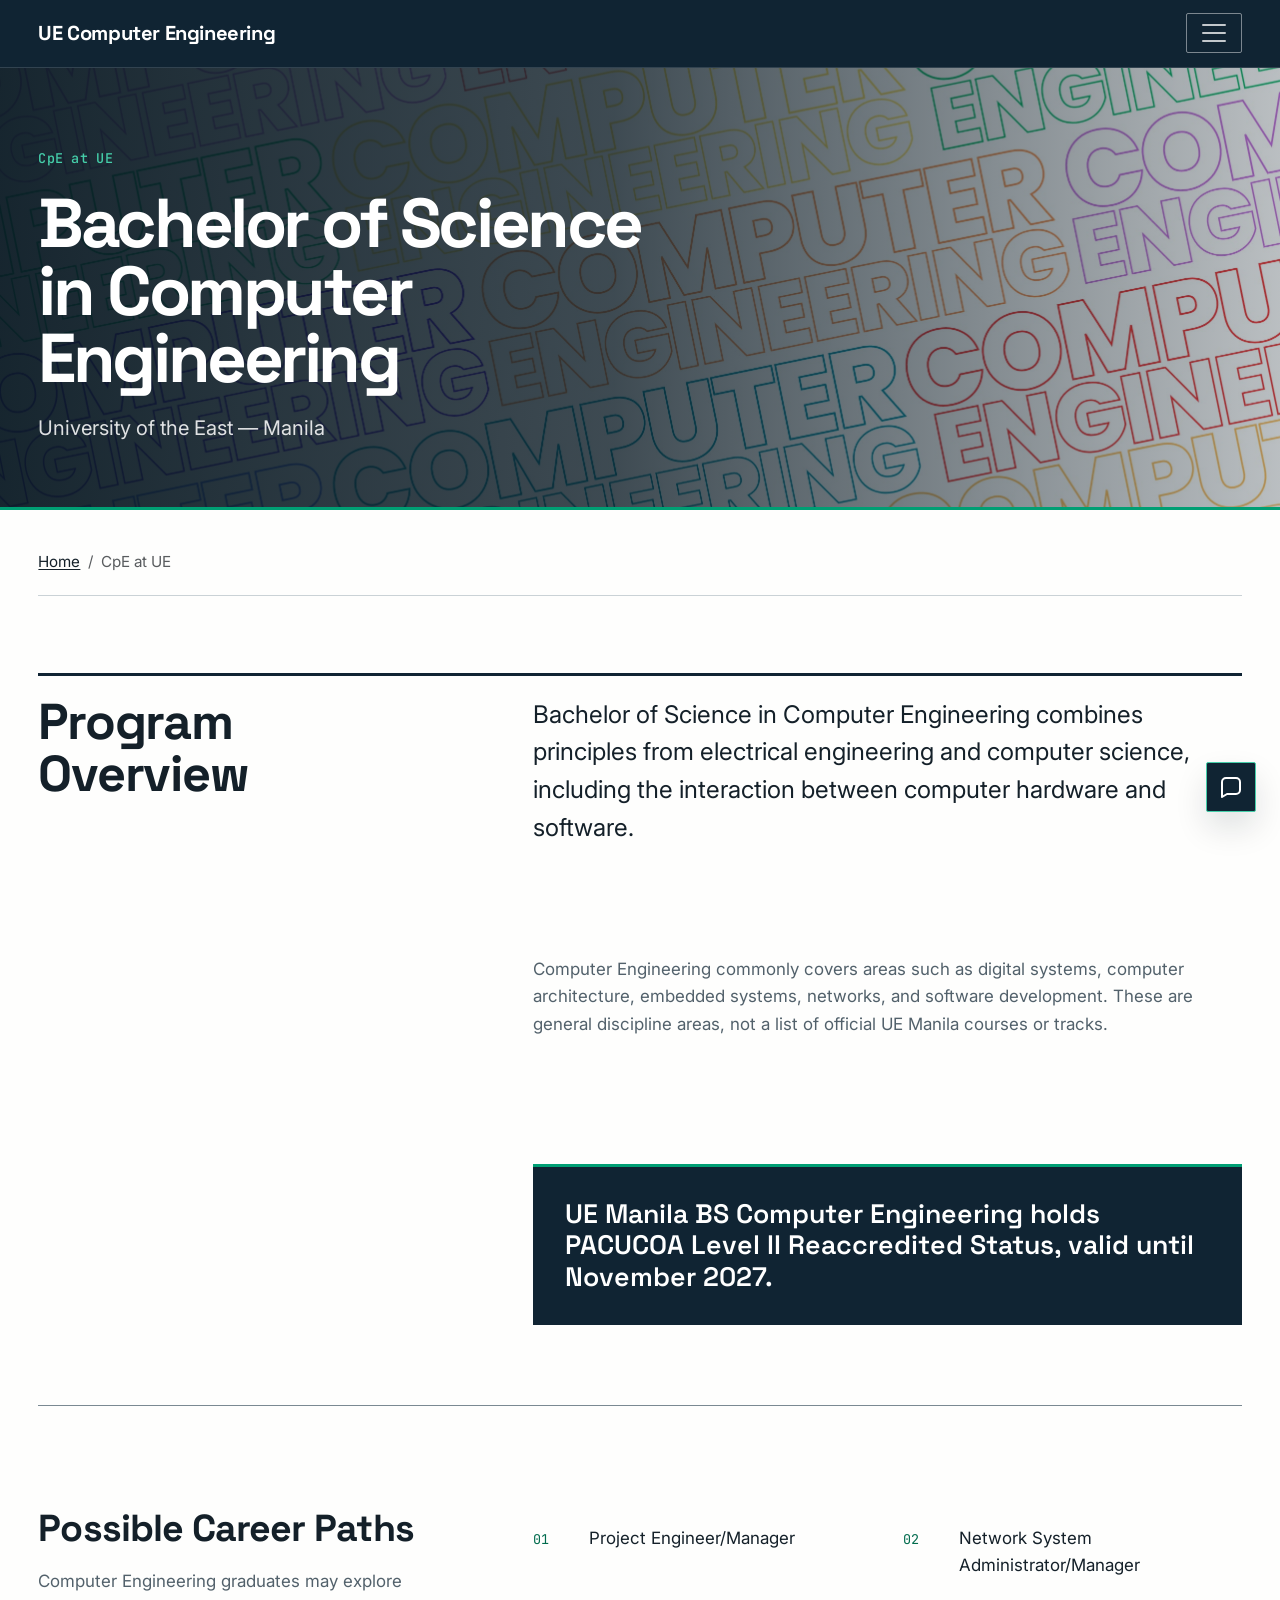
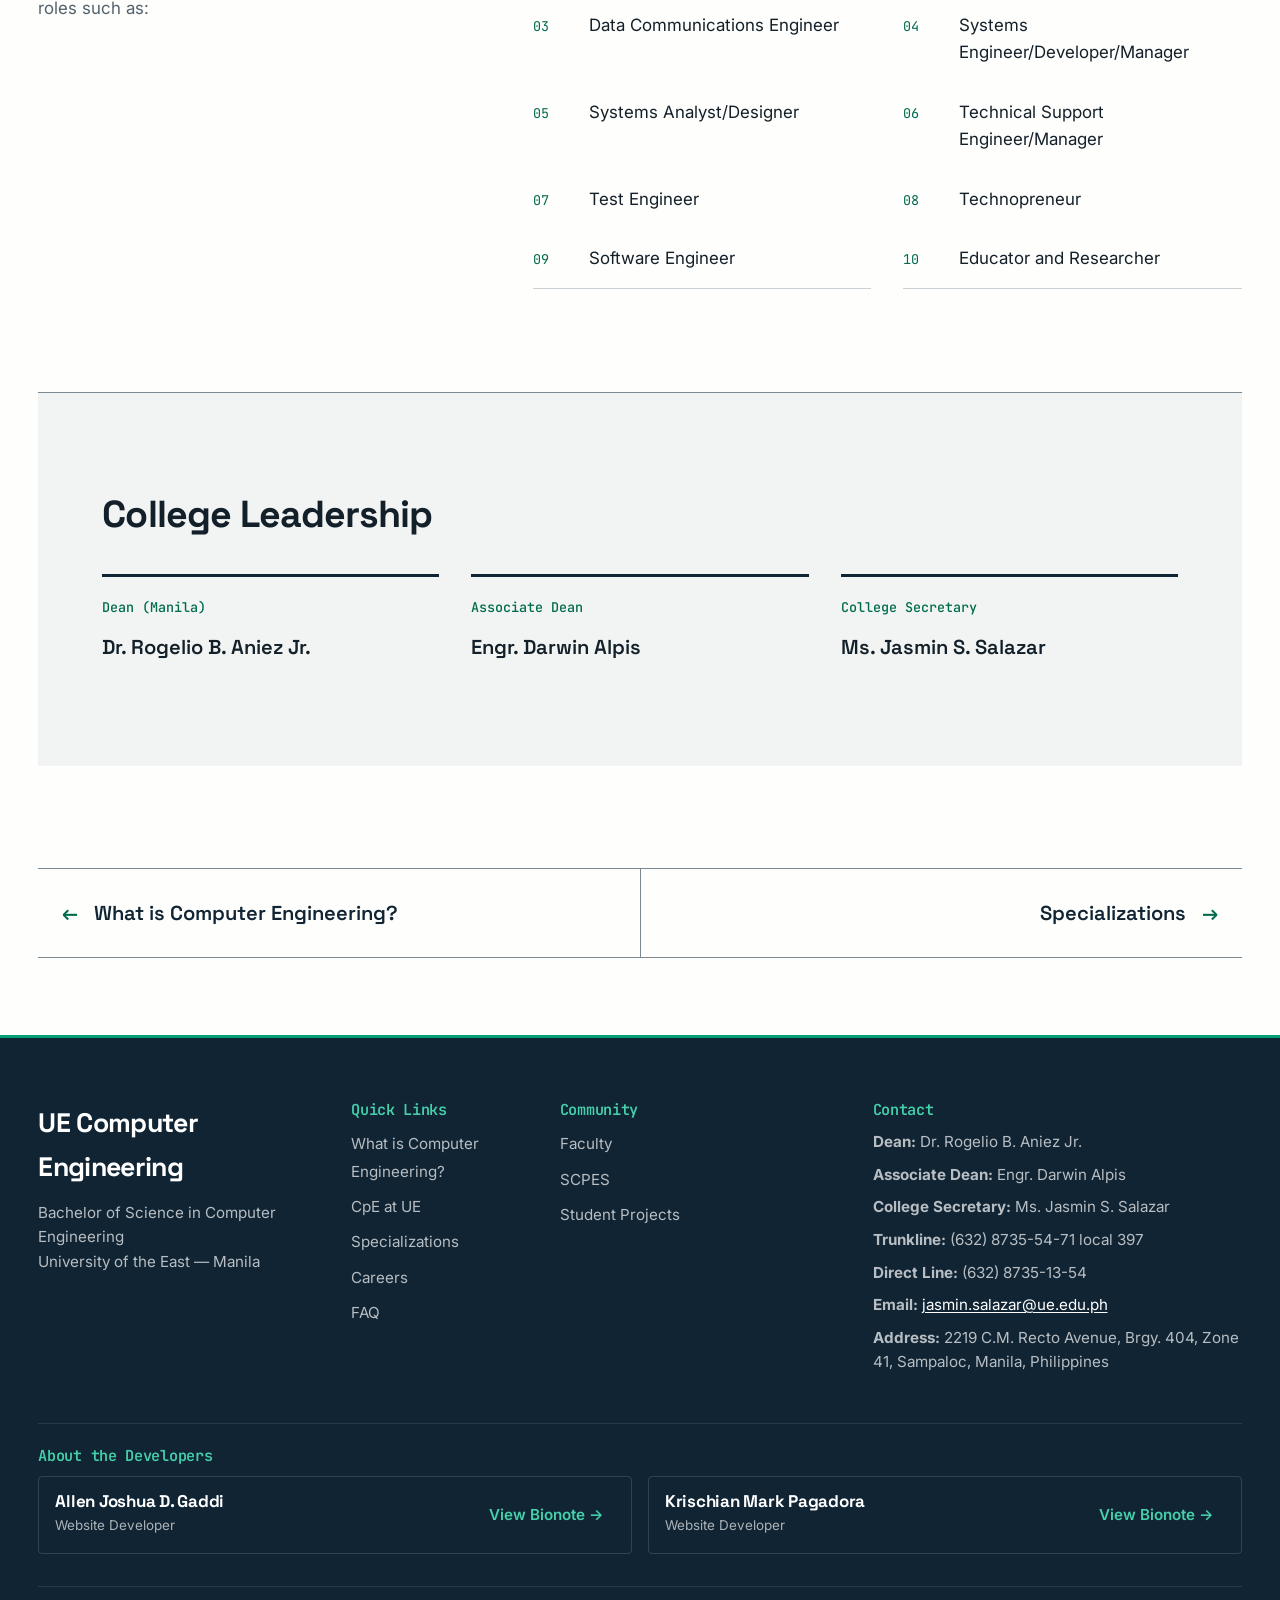
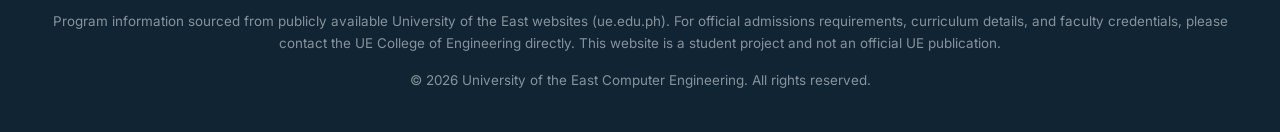
<file: cpe-at-ue.html>
<!DOCTYPE html>
<html lang="en">
<head>
  <meta charset="UTF-8">
  <meta name="viewport" content="width=device-width, initial-scale=1.0">
  <link rel="icon" href="Assets/favicon.svg" type="image/svg+xml">
  <meta name="description" content="Bachelor of Science in Computer Engineering website for the University of the East - Manila" data-i18n="meta.description">
  <title data-i18n="cpeAtUe.meta.title">Computer Engineering at UE | UE Computer Engineering</title>
  <link rel="preconnect" href="https://fonts.googleapis.com">
  <link rel="preconnect" href="https://fonts.gstatic.com" crossorigin>
  <link rel="preload" as="style" href="https://fonts.googleapis.com/css2?family=Inter:wght@400;500;600&family=JetBrains+Mono:wght@400;500&family=Space+Grotesk:wght@500;600;700&display=swap" onload="this.onload=null;this.rel='stylesheet'">
  <noscript><link rel="stylesheet" href="https://fonts.googleapis.com/css2?family=Inter:wght@400;500;600&family=JetBrains+Mono:wght@400;500&family=Space+Grotesk:wght@500;600;700&display=swap"></noscript>
  <link href="https://cdn.jsdelivr.net/npm/bootstrap@5.3.3/dist/css/bootstrap.min.css" rel="stylesheet" integrity="sha384-QWTKZyjpPEjISv5WaRU9OFeRpok6YctnYmDr5pNlyT2bRjXh0JMhjY6hW+ALEwIH" crossorigin="anonymous">
  <link rel="stylesheet" href="Assets/css/variables.css">
  <link rel="stylesheet" href="Assets/css/main.css">
  <link rel="stylesheet" href="Assets/css/assistant.css">
</head>
<body class="page-core page-cpe-at-ue">
  <a href="#main-content" class="skip-link" data-i18n="skip.main">Skip to main content</a>

  <nav class="navbar navbar-expand-xxl" aria-label="Main navigation" data-i18n-aria-label="a11y.mainNav">
    <div class="container-custom">
      <a class="navbar-brand" href="index.html" data-i18n="brand.name">UE Computer Engineering</a>
      <button class="navbar-toggler" type="button" data-bs-toggle="collapse" data-bs-target="#navbarNav" aria-controls="navbarNav" aria-expanded="false" aria-label="Toggle navigation" data-i18n-aria-label="a11y.toggleNav">
        <span class="navbar-toggler-icon"></span>
      </button>
      <div class="collapse navbar-collapse" id="navbarNav">
        <button class="navbar-drawer-close" type="button" data-i18n="a11y.closeNav">Close menu</button>
        <ul class="navbar-nav me-auto mb-2 mb-xxl-0">
          <li class="nav-item"><a class="nav-link" href="index.html" data-i18n="nav.home">Home</a></li>
          <li class="nav-item dropdown">
            <a class="nav-link dropdown-toggle" href="#" role="button" data-bs-toggle="dropdown" aria-expanded="false" data-i18n="nav.about">About CpE</a>
            <ul class="dropdown-menu">
              <li><a class="dropdown-item" href="what-is-cpe.html" data-i18n="nav.whatIs">What is Computer Engineering?</a></li>
              <li><a class="dropdown-item" href="what-is-cpe.html#hardware-software" data-i18n="nav.hardwareSoftware">Hardware & Software</a></li>
              <li><a class="dropdown-item" href="what-is-cpe.html#major-fields" data-i18n="nav.majorFields">Major Fields</a></li>
              <li><a class="dropdown-item" href="what-is-cpe.html#why-matters" data-i18n="nav.whyMatters">Why It Matters</a></li>
            </ul>
          </li>
          <li class="nav-item dropdown">
            <a class="nav-link dropdown-toggle active" href="#" role="button" data-bs-toggle="dropdown" aria-expanded="false" data-i18n="nav.cpeAtUe">CpE at UE</a>
            <ul class="dropdown-menu">
              <li><a class="dropdown-item active" href="cpe-at-ue.html" data-i18n="nav.overview">Program Overview</a></li>
            </ul>
          </li>
          <li class="nav-item"><a class="nav-link" href="specializations.html" data-i18n="nav.specializations">Specializations</a></li>
          <li class="nav-item"><a class="nav-link" href="careers.html" data-i18n="nav.careers">Careers</a></li>
          <li class="nav-item"><a class="nav-link" href="skills.html" data-i18n="nav.skills">Skills</a></li>
          <li class="nav-item dropdown">
            <a class="nav-link dropdown-toggle" href="#" role="button" data-bs-toggle="dropdown" aria-expanded="false" data-i18n="nav.community">Community</a>
            <ul class="dropdown-menu">
              <li><a class="dropdown-item" href="faculty.html" data-i18n="nav.faculty">Faculty</a></li>
              <li><a class="dropdown-item" href="scpes.html" data-i18n="nav.scpes">SCPES</a></li>
              <li><a class="dropdown-item" href="projects.html" data-i18n="nav.projects">Student Projects</a></li>
            </ul>
          </li>
          <li class="nav-item"><a class="nav-link" href="faq.html" data-i18n="nav.faq">FAQ</a></li>
          <li class="nav-item"><a class="nav-link" href="contact.html" data-i18n="nav.contact">Contact</a></li>
          <li class="nav-item"><a class="nav-link" href="game.html" data-i18n="nav.game">Game</a></li>
        </ul>
        <div class="dropdown language-selector">
          <button class="btn btn-link nav-link dropdown-toggle" type="button" data-bs-toggle="dropdown" aria-expanded="false" aria-label="Select language" data-i18n-aria-label="a11y.selectLanguage">
            <span data-i18n="lang.current">English</span>
          </button>
          <ul class="dropdown-menu dropdown-menu-end">
            <li><a class="dropdown-item" href="#" data-lang="en" data-i18n="lang.english">English</a></li>
            <li><a class="dropdown-item" href="#" data-lang="fil" data-i18n="lang.filipino">Filipino</a></li>
          </ul>
        </div>
      </div>
    </div>
  </nav>
  <div class="navbar-drawer-backdrop" aria-hidden="true"></div>

  <header class="hero-base hero-base--inner hero-slide hero-slide--page">
      <div class="container-custom hero-base__content">
        <p class="hero-base__eyebrow" data-i18n="nav.cpeAtUe">CpE at UE</p>
        <h1 data-i18n="cpeAtUe.hero.title">Bachelor of Science in Computer Engineering</h1>
        <p class="lead" data-i18n="cpeAtUe.hero.tagline">University of the East — Manila</p>
      </div>
  </header>

  <main id="main-content">
    <section class="section core-page__content">
      <div class="container-custom">
        <nav aria-label="Breadcrumb" class="mb-4" data-i18n-aria-label="a11y.breadcrumb">
          <ol class="breadcrumb">
            <li class="breadcrumb-item"><a href="index.html" data-i18n="nav.home">Home</a></li>
            <li class="breadcrumb-item active" aria-current="page" data-i18n="nav.cpeAtUe">CpE at UE</li>
          </ol>
        </nav>

        <!-- Program Overview Tab -->
        <section id="overview" class="core-page__intro ue-program__overview">
          <h2 data-i18n="cpeAtUe.overview.title">Program Overview</h2>
          <p class="lead" data-i18n="cpeAtUe.overview.desc">Bachelor of Science in Computer Engineering combines principles from electrical engineering and computer science, including the interaction between computer hardware and software.</p>
          <p data-i18n="cpeAtUe.overview.detail">Computer Engineering commonly covers areas such as digital systems, computer architecture, embedded systems, networks, and software development. These are general discipline areas, not a list of official UE Manila courses or tracks.</p>
          <aside class="ue-program__accreditation" data-i18n="cpeAtUe.overview.accreditation">UE Manila BS Computer Engineering holds PACUCOA Level II Reaccredited Status, valid until November 2027.</aside>
        </section>

        <!-- Career Opportunities (from UE) -->
        <section id="career-opps" class="core-page__section core-page__split">
          <div class="core-page__section-heading">
          <h2 data-i18n="cpeAtUe.careers.title">Possible Career Paths</h2>
          <p data-i18n="cpeAtUe.careers.intro">Computer Engineering graduates may explore roles such as:</p>
          </div>
          <ol class="ue-program__career-list">
            <li class="list-group-item" data-i18n="cpeAtUe.careers.item1">Project Engineer/Manager</li>
            <li class="list-group-item" data-i18n="cpeAtUe.careers.item2">Network System Administrator/Manager</li>
            <li class="list-group-item" data-i18n="cpeAtUe.careers.item3">Data Communications Engineer</li>
            <li class="list-group-item" data-i18n="cpeAtUe.careers.item4">Systems Engineer/Developer/Manager</li>
            <li class="list-group-item" data-i18n="cpeAtUe.careers.item5">Systems Analyst/Designer</li>
            <li class="list-group-item" data-i18n="cpeAtUe.careers.item6">Technical Support Engineer/Manager</li>
            <li class="list-group-item" data-i18n="cpeAtUe.careers.item7">Test Engineer</li>
            <li class="list-group-item" data-i18n="cpeAtUe.careers.item8">Technopreneur</li>
            <li class="list-group-item" data-i18n="cpeAtUe.careers.item9">Software Engineer</li>
            <li class="list-group-item" data-i18n="cpeAtUe.careers.item10">Educator and Researcher</li>
          </ol>
        </section>

        <!-- College Leadership -->
        <section id="leadership" class="core-page__section ue-program__leadership">
          <h2 data-i18n="cpeAtUe.leadership.title">College Leadership</h2>
          <dl class="ue-program__leadership-list">
            <div><dt data-i18n="cpeAtUe.leadership.dean">Dean (Manila)</dt><dd data-i18n="cpeAtUe.leadership.deanName">Dr. Rogelio B. Aniez Jr.</dd></div>
            <div><dt data-i18n="cpeAtUe.leadership.assocDean">Associate Dean</dt><dd data-i18n="cpeAtUe.leadership.assocDeanName">Engr. Darwin Alpis</dd></div>
            <div><dt data-i18n="cpeAtUe.leadership.secretary">College Secretary</dt><dd data-i18n="cpeAtUe.leadership.secretaryName">Ms. Jasmin S. Salazar</dd></div>
          </dl>
        </section>
        <nav class="core-page__next" aria-label="Program page navigation" data-i18n-aria-label="a11y.programPageNav">
          <a href="what-is-cpe.html"><span data-i18n="nav.whatIs">What is Computer Engineering?</span></a>
          <a href="specializations.html"><span data-i18n="nav.specializations">Specializations</span></a>
        </nav>
      </div>
    </section>
  </main>

  <footer class="site-footer" role="contentinfo">
    <div class="container-custom">
      <div class="row g-5">
        <div class="col-lg-3 col-md-6">
          <p class="footer-brand" data-i18n="brand.name">UE Computer Engineering</p>
          <p class="footer-tagline">
            <span data-i18n="footer.tagline">Bachelor of Science in Computer Engineering</span>
            <br>
            <span data-i18n="footer.university">University of the East — Manila</span>
          </p>
        </div>
        <div class="col-lg-2 col-md-6">
          <h2 class="footer-heading" data-i18n="footer.quickLinks">Quick Links</h2>
          <ul class="footer-links">
            <li><a href="what-is-cpe.html" data-i18n="nav.whatIs">What is Computer Engineering?</a></li>
            <li><a href="cpe-at-ue.html" data-i18n="nav.cpeAtUe">CpE at UE</a></li>
            <li><a href="specializations.html" data-i18n="nav.specializations">Specializations</a></li>
            <li><a href="careers.html" data-i18n="nav.careers">Careers</a></li>
            <li><a href="faq.html" data-i18n="nav.faq">FAQ</a></li>
          </ul>
        </div>
        <div class="col-lg-3 col-md-6">
          <h2 class="footer-heading" data-i18n="footer.community">Community</h2>
          <ul class="footer-links">
            <li><a href="faculty.html" data-i18n="nav.faculty">Faculty</a></li>
            <li><a href="scpes.html" data-i18n="nav.scpes">SCPES</a></li>
            <li><a href="projects.html" data-i18n="nav.projects">Student Projects</a></li>
          </ul>
        </div>
        <div class="col-lg-4 col-md-6">
          <h2 class="footer-heading" data-i18n="footer.contact">Contact</h2>
          <address class="footer-contact">
            <p><strong data-i18n="footer.dean">Dean:</strong> Dr. Rogelio B. Aniez Jr.</p>
            <p><strong data-i18n="footer.assocDean">Associate Dean:</strong> Engr. Darwin Alpis</p>
            <p><strong data-i18n="footer.secretary">College Secretary:</strong> Ms. Jasmin S. Salazar</p>
            <p><strong data-i18n="footer.trunkline">Trunkline:</strong> (632) 8735-54-71 local 397</p>
            <p><strong data-i18n="footer.directLine">Direct Line:</strong> (632) 8735-13-54</p>
            <p><strong data-i18n="footer.email">Email:</strong> <a href="mailto:jasmin.salazar@ue.edu.ph">jasmin.salazar@ue.edu.ph</a></p>
            <p><strong data-i18n="footer.address">Address:</strong> 2219 C.M. Recto Avenue, Brgy. 404, Zone 41, Sampaloc, Manila, Philippines</p>
          </address>
        </div>
      </div>
      <section class="footer-developers" aria-labelledby="footer-developers-title">
        <h2 id="footer-developers-title" class="footer-heading" data-i18n="footer.developers.title">About the Developers</h2>
        <div class="footer-developers__list">
          <article class="footer-developer">
            <div><h3>Allen Joshua D. Gaddi</h3><p data-i18n="footer.developers.role">Website Developer</p></div>
            <a class="footer-developer__link" href="bionote/"><span data-i18n="footer.developers.view">View Bionote</span>&nbsp;<span aria-hidden="true">&rarr;</span></a>
          </article>
          <article class="footer-developer">
            <div><h3>Krischian Mark Pagadora</h3><p data-i18n="footer.developers.role">Website Developer</p></div>
            <a class="footer-developer__link" href="https://pagadorakrischianmark-debug.github.io/ncp3106_2026_kmpagadora/" target="_blank" rel="noopener noreferrer"><span data-i18n="footer.developers.view">View Bionote</span>&nbsp;<span aria-hidden="true">&rarr;</span></a>
          </article>
        </div>
      </section>
      <div class="footer-bottom">
        <p data-i18n="footer.disclaimer">Program information sourced from publicly available University of the East websites (ue.edu.ph). For official admissions requirements, curriculum details, and faculty credentials, please contact the UE College of Engineering directly. This website is a student project and not an official UE publication.</p>
        <p data-i18n="footer.copyright">&copy; 2026 University of the East Computer Engineering. All rights reserved.</p>
      </div>
    </div>
  </footer>

  <button class="scroll-top" aria-label="Scroll to top" data-i18n-aria-label="a11y.scrollTop" hidden>
    <svg width="20" height="20" viewBox="0 0 24 24" fill="none" stroke="currentColor" stroke-width="2" stroke-linecap="round" stroke-linejoin="round"><path d="M18 15l-6-6-6 6"/></svg>
  </button>

  <script src="https://cdn.jsdelivr.net/npm/bootstrap@5.3.3/dist/js/bootstrap.bundle.min.js" integrity="sha384-YvpcrYf0tY3lHB60NNkmXc5s9fDVZLESaAA55NDzOxhy9GkcIdslK1eN7N6jIeHz" crossorigin="anonymous"></script>
  <script src="Assets/js/i18n.js"></script>
  <script src="Assets/js/assistant.js"></script>
  <script src="Assets/js/navbar.js"></script>
  <script src="Assets/js/main.js"></script>
</body>
</html>
</file>
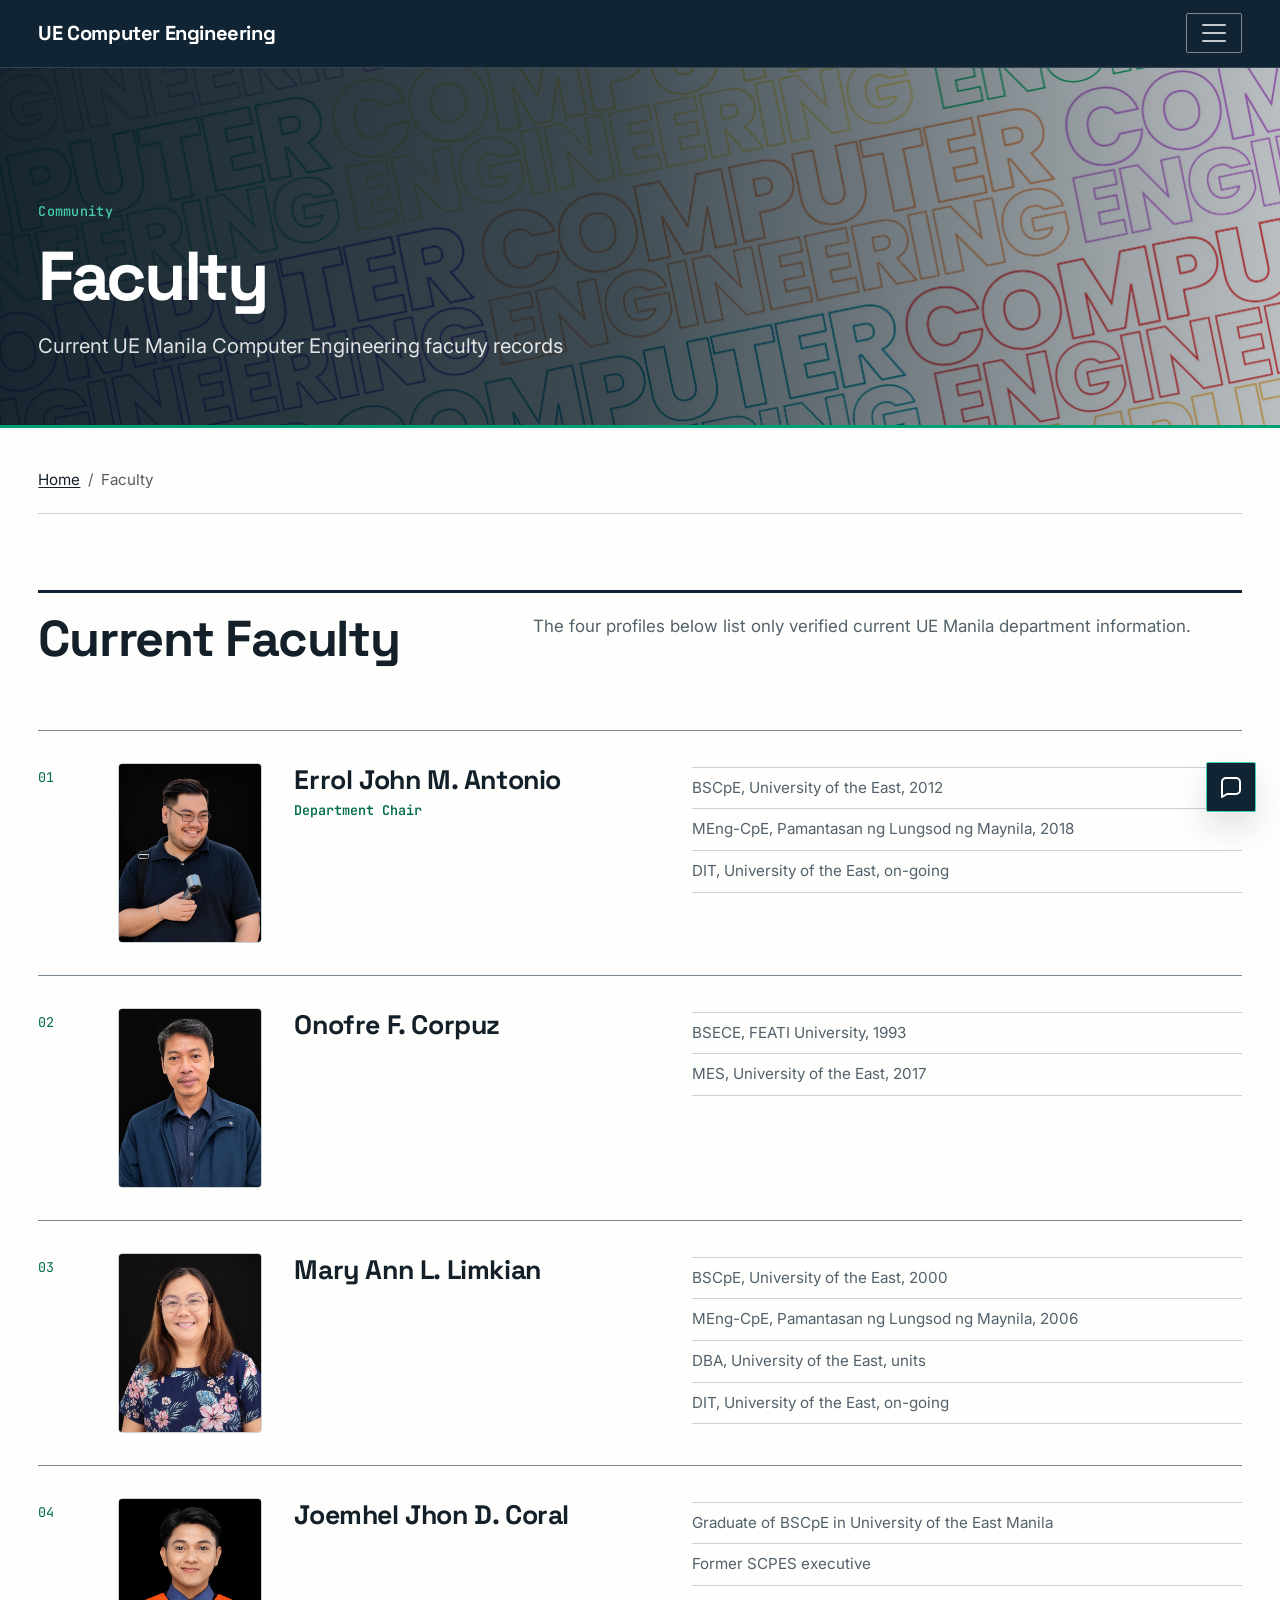
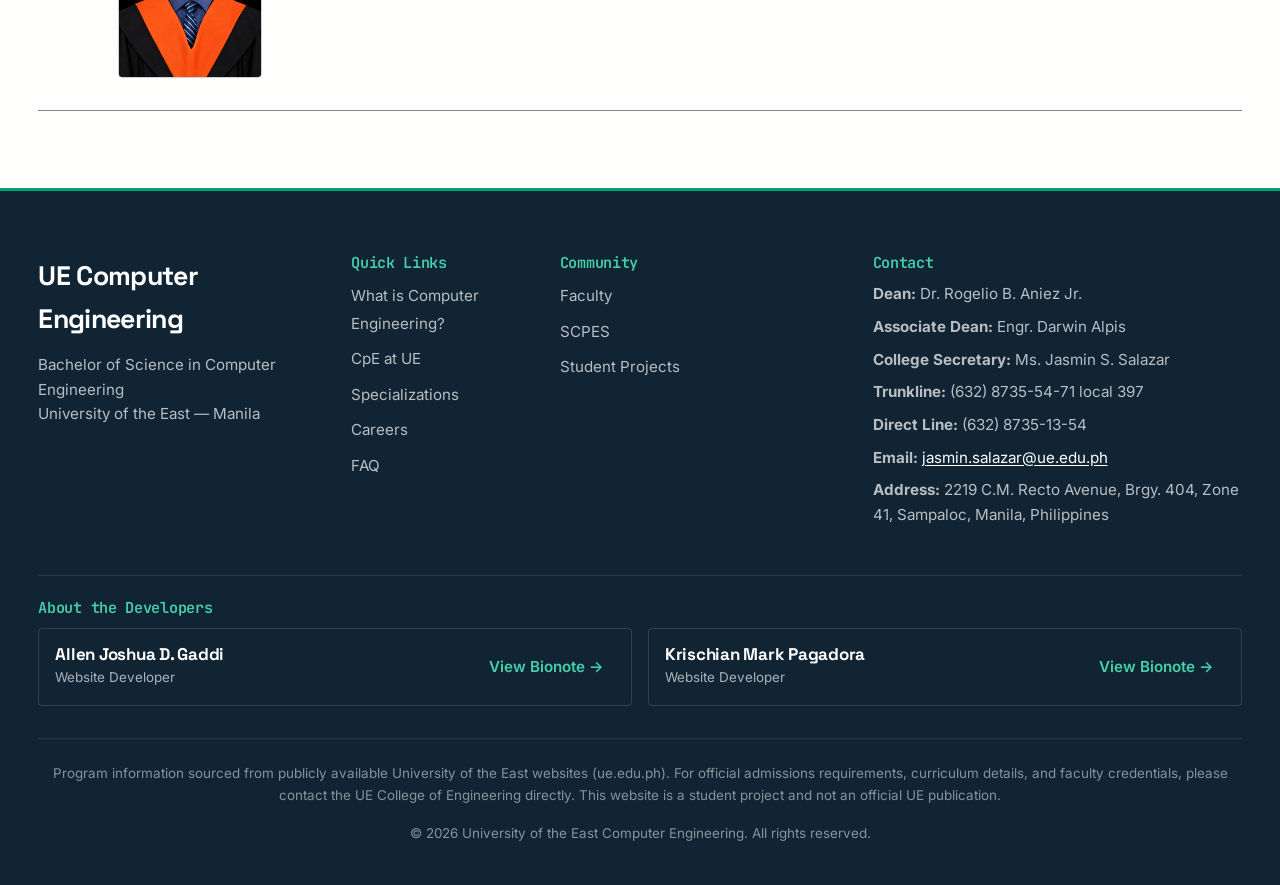
<file: faculty.html>
<!DOCTYPE html>
<html lang="en">
<head>
  <meta charset="UTF-8">
  <meta name="viewport" content="width=device-width, initial-scale=1.0">
  <link rel="icon" href="Assets/favicon.svg" type="image/svg+xml">
  <meta name="description" content="Bachelor of Science in Computer Engineering website for the University of the East - Manila" data-i18n="meta.description">
  <title data-i18n="faculty.meta.title">Faculty | UE Computer Engineering</title>
  <link rel="preconnect" href="https://fonts.googleapis.com">
  <link rel="preconnect" href="https://fonts.gstatic.com" crossorigin>
  <link rel="preload" as="style" href="https://fonts.googleapis.com/css2?family=Inter:wght@400;500;600&family=JetBrains+Mono:wght@400;500&family=Space+Grotesk:wght@500;600;700&display=swap" onload="this.onload=null;this.rel='stylesheet'">
  <noscript><link rel="stylesheet" href="https://fonts.googleapis.com/css2?family=Inter:wght@400;500;600&family=JetBrains+Mono:wght@400;500&family=Space+Grotesk:wght@500;600;700&display=swap"></noscript>
  <link href="https://cdn.jsdelivr.net/npm/bootstrap@5.3.3/dist/css/bootstrap.min.css" rel="stylesheet" integrity="sha384-QWTKZyjpPEjISv5WaRU9OFeRpok6YctnYmDr5pNlyT2bRjXh0JMhjY6hW+ALEwIH" crossorigin="anonymous">
  <link rel="stylesheet" href="Assets/css/variables.css">
  <link rel="stylesheet" href="Assets/css/main.css">
  <link rel="stylesheet" href="Assets/css/assistant.css">
</head>
<body class="page-core page-faculty">
  <a href="#main-content" class="skip-link" data-i18n="skip.main">Skip to main content</a>

  <nav class="navbar navbar-expand-xxl" aria-label="Main navigation" data-i18n-aria-label="a11y.mainNav">
    <div class="container-custom">
      <a class="navbar-brand" href="index.html" data-i18n="brand.name">UE Computer Engineering</a>
      <button class="navbar-toggler" type="button" data-bs-toggle="collapse" data-bs-target="#navbarNav" aria-controls="navbarNav" aria-expanded="false" aria-label="Toggle navigation" data-i18n-aria-label="a11y.toggleNav">
        <span class="navbar-toggler-icon"></span>
      </button>
      <div class="collapse navbar-collapse" id="navbarNav">
        <button class="navbar-drawer-close" type="button" data-i18n="a11y.closeNav">Close menu</button>
        <ul class="navbar-nav me-auto mb-2 mb-xxl-0">
          <li class="nav-item"><a class="nav-link" href="index.html" data-i18n="nav.home">Home</a></li>
          <li class="nav-item dropdown">
            <a class="nav-link dropdown-toggle" href="#" role="button" data-bs-toggle="dropdown" aria-expanded="false" data-i18n="nav.about">About CpE</a>
            <ul class="dropdown-menu">
              <li><a class="dropdown-item" href="what-is-cpe.html" data-i18n="nav.whatIs">What is Computer Engineering?</a></li>
              <li><a class="dropdown-item" href="what-is-cpe.html#hardware-software" data-i18n="nav.hardwareSoftware">Hardware & Software</a></li>
              <li><a class="dropdown-item" href="what-is-cpe.html#major-fields" data-i18n="nav.majorFields">Major Fields</a></li>
              <li><a class="dropdown-item" href="what-is-cpe.html#why-matters" data-i18n="nav.whyMatters">Why It Matters</a></li>
            </ul>
          </li>
          <li class="nav-item dropdown">
            <a class="nav-link dropdown-toggle" href="#" role="button" data-bs-toggle="dropdown" aria-expanded="false" data-i18n="nav.cpeAtUe">CpE at UE</a>
            <ul class="dropdown-menu">
              <li><a class="dropdown-item" href="cpe-at-ue.html" data-i18n="nav.overview">Program Overview</a></li>
            </ul>
          </li>
          <li class="nav-item"><a class="nav-link" href="specializations.html" data-i18n="nav.specializations">Specializations</a></li>
          <li class="nav-item"><a class="nav-link" href="careers.html" data-i18n="nav.careers">Careers</a></li>
          <li class="nav-item"><a class="nav-link" href="skills.html" data-i18n="nav.skills">Skills</a></li>
          <li class="nav-item dropdown">
            <a class="nav-link dropdown-toggle active" href="#" role="button" data-bs-toggle="dropdown" aria-expanded="false" data-i18n="nav.community">Community</a>
            <ul class="dropdown-menu">
              <li><a class="dropdown-item active" href="faculty.html" data-i18n="nav.faculty">Faculty</a></li>
              <li><a class="dropdown-item" href="scpes.html" data-i18n="nav.scpes">SCPES</a></li>
              <li><a class="dropdown-item" href="projects.html" data-i18n="nav.projects">Student Projects</a></li>
            </ul>
          </li>
          <li class="nav-item"><a class="nav-link" href="faq.html" data-i18n="nav.faq">FAQ</a></li>
          <li class="nav-item"><a class="nav-link" href="contact.html" data-i18n="nav.contact">Contact</a></li>
          <li class="nav-item"><a class="nav-link" href="game.html" data-i18n="nav.game">Game</a></li>
        </ul>
        <div class="dropdown language-selector">
          <button class="btn btn-link nav-link dropdown-toggle" type="button" data-bs-toggle="dropdown" aria-expanded="false" aria-label="Select language" data-i18n-aria-label="a11y.selectLanguage">
            <span data-i18n="lang.current">English</span>
          </button>
          <ul class="dropdown-menu dropdown-menu-end">
            <li><a class="dropdown-item" href="#" data-lang="en" data-i18n="lang.english">English</a></li>
            <li><a class="dropdown-item" href="#" data-lang="fil" data-i18n="lang.filipino">Filipino</a></li>
          </ul>
        </div>
      </div>
    </div>
  </nav>
  <div class="navbar-drawer-backdrop" aria-hidden="true"></div>

  <header class="hero-base hero-base--inner hero-slide hero-slide--page">
    <div class="container-custom hero-base__content">
      <p class="hero-base__eyebrow" data-i18n="nav.community">Community</p>
      <h1 data-i18n="faculty.hero.title">Faculty</h1>
      <p class="lead" data-i18n="faculty.hero.tagline">Current UE Manila Computer Engineering faculty records</p>
    </div>
  </header>

  <main id="main-content">
    <section class="section core-page__content community-page__content">
      <div class="container-custom">
        <nav aria-label="Breadcrumb" class="mb-4" data-i18n-aria-label="a11y.breadcrumb">
          <ol class="breadcrumb">
            <li class="breadcrumb-item"><a href="index.html" data-i18n="nav.home">Home</a></li>
            <li class="breadcrumb-item active" aria-current="page" data-i18n="nav.faculty">Faculty</li>
          </ol>
        </nav>

        <section class="faculty-directory" aria-labelledby="current-faculty-title">
          <header class="community-page__heading">
            <h2 id="current-faculty-title" data-i18n="faculty.verified.title">Current Faculty</h2>
            <p data-i18n="faculty.verified.intro">The four profiles below list only verified current UE Manila department information.</p>
          </header>

          <div class="faculty-record-list">
            <article class="faculty-record faculty-record--verified">
              <div class="faculty-record-visual">
                <img src="Assets/images/faculty/errol.png" alt="" class="faculty-record-image" loading="lazy" decoding="async">
              </div>
              <div class="faculty-record-content">
                <div class="faculty-identity">
                  <h3 data-i18n="faculty.antonio.name">Errol John M. Antonio</h3>
                  <p class="faculty-role" data-i18n="faculty.antonio.role">Department Chair</p>
                </div>
                <ul class="faculty-credentials">
                  <li data-i18n="faculty.antonio.degree1">BSCpE, University of the East, 2012</li>
                  <li data-i18n="faculty.antonio.degree2">MEng-CpE, Pamantasan ng Lungsod ng Maynila, 2018</li>
                  <li data-i18n="faculty.antonio.degree3">DIT, University of the East, on-going</li>
                </ul>
              </div>
            </article>

            <article class="faculty-record faculty-record--verified">
              <div class="faculty-record-visual">
                <img src="Assets/images/faculty/corpuz.png" alt="" class="faculty-record-image" loading="lazy" decoding="async">
              </div>
              <div class="faculty-record-content">
                <h3 data-i18n="faculty.corpuz.name">Onofre F. Corpuz</h3>
                <ul class="faculty-credentials">
                  <li data-i18n="faculty.corpuz.degree1">BSECE, FEATI University, 1993</li>
                  <li data-i18n="faculty.corpuz.degree2">MES, University of the East, 2017</li>
                </ul>
              </div>
            </article>

            <article class="faculty-record faculty-record--verified">
              <div class="faculty-record-visual">
                <img src="Assets/images/faculty/limkian.png" alt="" class="faculty-record-image" loading="lazy" decoding="async">
              </div>
              <div class="faculty-record-content">
                <h3 data-i18n="faculty.limkian.name">Mary Ann L. Limkian</h3>
                <ul class="faculty-credentials">
                  <li data-i18n="faculty.limkian.degree1">BSCpE, University of the East, 2000</li>
                  <li data-i18n="faculty.limkian.degree2">MEng-CpE, Pamantasan ng Lungsod ng Maynila, 2006</li>
                  <li data-i18n="faculty.limkian.degree3">DBA, University of the East, units</li>
                  <li data-i18n="faculty.limkian.degree4">DIT, University of the East, on-going</li>
                </ul>
              </div>
            </article>

            <article class="faculty-record faculty-record--verified">
              <div class="faculty-record-visual">
                <img src="Assets/images/faculty/joehmel.png" alt="" class="faculty-record-image" loading="lazy" decoding="async">
              </div>
              <div class="faculty-record-content">
                <h3 data-i18n="faculty.coral.name">Joemhel Jhon D. Coral</h3>
                <ul class="faculty-credentials">
                  <li data-i18n="faculty.coral.degree1">Graduate of BSCpE in University of the East Manila</li>
                  <li data-i18n="faculty.coral.degree2">Former SCPES executive</li>
                </ul>
              </div>
            </article>
          </div>
        </section>
      </div>
    </section>
  </main>

  <footer class="site-footer" role="contentinfo">
    <div class="container-custom">
      <div class="row g-5">
        <div class="col-lg-3 col-md-6">
          <p class="footer-brand" data-i18n="brand.name">UE Computer Engineering</p>
          <p class="footer-tagline">
            <span data-i18n="footer.tagline">Bachelor of Science in Computer Engineering</span>
            <br>
            <span data-i18n="footer.university">University of the East — Manila</span>
          </p>
        </div>
        <div class="col-lg-2 col-md-6">
          <h2 class="footer-heading" data-i18n="footer.quickLinks">Quick Links</h2>
          <ul class="footer-links">
            <li><a href="what-is-cpe.html" data-i18n="nav.whatIs">What is Computer Engineering?</a></li>
            <li><a href="cpe-at-ue.html" data-i18n="nav.cpeAtUe">CpE at UE</a></li>
            <li><a href="specializations.html" data-i18n="nav.specializations">Specializations</a></li>
            <li><a href="careers.html" data-i18n="nav.careers">Careers</a></li>
            <li><a href="faq.html" data-i18n="nav.faq">FAQ</a></li>
          </ul>
        </div>
        <div class="col-lg-3 col-md-6">
          <h2 class="footer-heading" data-i18n="footer.community">Community</h2>
          <ul class="footer-links">
            <li><a href="faculty.html" data-i18n="nav.faculty">Faculty</a></li>
            <li><a href="scpes.html" data-i18n="nav.scpes">SCPES</a></li>
            <li><a href="projects.html" data-i18n="nav.projects">Student Projects</a></li>
          </ul>
        </div>
        <div class="col-lg-4 col-md-6">
          <h2 class="footer-heading" data-i18n="footer.contact">Contact</h2>
          <address class="footer-contact">
            <p><strong data-i18n="footer.dean">Dean:</strong> Dr. Rogelio B. Aniez Jr.</p>
            <p><strong data-i18n="footer.assocDean">Associate Dean:</strong> Engr. Darwin Alpis</p>
            <p><strong data-i18n="footer.secretary">College Secretary:</strong> Ms. Jasmin S. Salazar</p>
            <p><strong data-i18n="footer.trunkline">Trunkline:</strong> (632) 8735-54-71 local 397</p>
            <p><strong data-i18n="footer.directLine">Direct Line:</strong> (632) 8735-13-54</p>
            <p><strong data-i18n="footer.email">Email:</strong> <a href="mailto:jasmin.salazar@ue.edu.ph">jasmin.salazar@ue.edu.ph</a></p>
            <p><strong data-i18n="footer.address">Address:</strong> 2219 C.M. Recto Avenue, Brgy. 404, Zone 41, Sampaloc, Manila, Philippines</p>
          </address>
        </div>
      </div>
      <section class="footer-developers" aria-labelledby="footer-developers-title">
        <h2 id="footer-developers-title" class="footer-heading" data-i18n="footer.developers.title">About the Developers</h2>
        <div class="footer-developers__list">
          <article class="footer-developer">
            <div><h3>Allen Joshua D. Gaddi</h3><p data-i18n="footer.developers.role">Website Developer</p></div>
            <a class="footer-developer__link" href="bionote/"><span data-i18n="footer.developers.view">View Bionote</span>&nbsp;<span aria-hidden="true">&rarr;</span></a>
          </article>
          <article class="footer-developer">
            <div><h3>Krischian Mark Pagadora</h3><p data-i18n="footer.developers.role">Website Developer</p></div>
            <a class="footer-developer__link" href="https://pagadorakrischianmark-debug.github.io/ncp3106_2026_kmpagadora/" target="_blank" rel="noopener noreferrer"><span data-i18n="footer.developers.view">View Bionote</span>&nbsp;<span aria-hidden="true">&rarr;</span></a>
          </article>
        </div>
      </section>
      <div class="footer-bottom">
        <p data-i18n="footer.disclaimer">Program information sourced from publicly available University of the East websites (ue.edu.ph). For official admissions requirements, curriculum details, and faculty credentials, please contact the UE College of Engineering directly. This website is a student project and not an official UE publication.</p>
        <p data-i18n="footer.copyright">&copy; 2026 University of the East Computer Engineering. All rights reserved.</p>
      </div>
    </div>
  </footer>

  <button class="scroll-top" aria-label="Scroll to top" data-i18n-aria-label="a11y.scrollTop" hidden>
    <svg width="20" height="20" viewBox="0 0 24 24" fill="none" stroke="currentColor" stroke-width="2" stroke-linecap="round" stroke-linejoin="round"><path d="M18 15l-6-6-6 6"/></svg>
  </button>

  <script src="https://cdn.jsdelivr.net/npm/bootstrap@5.3.3/dist/js/bootstrap.bundle.min.js" integrity="sha384-YvpcrYf0tY3lHB60NNkmXc5s9fDVZLESaAA55NDzOxhy9GkcIdslK1eN7N6jIeHz" crossorigin="anonymous"></script>
  <script src="Assets/js/i18n.js"></script>
  <script src="Assets/js/assistant.js"></script>
  <script src="Assets/js/navbar.js"></script>
  <script src="Assets/js/main.js"></script>
</body>
</html>
</file>
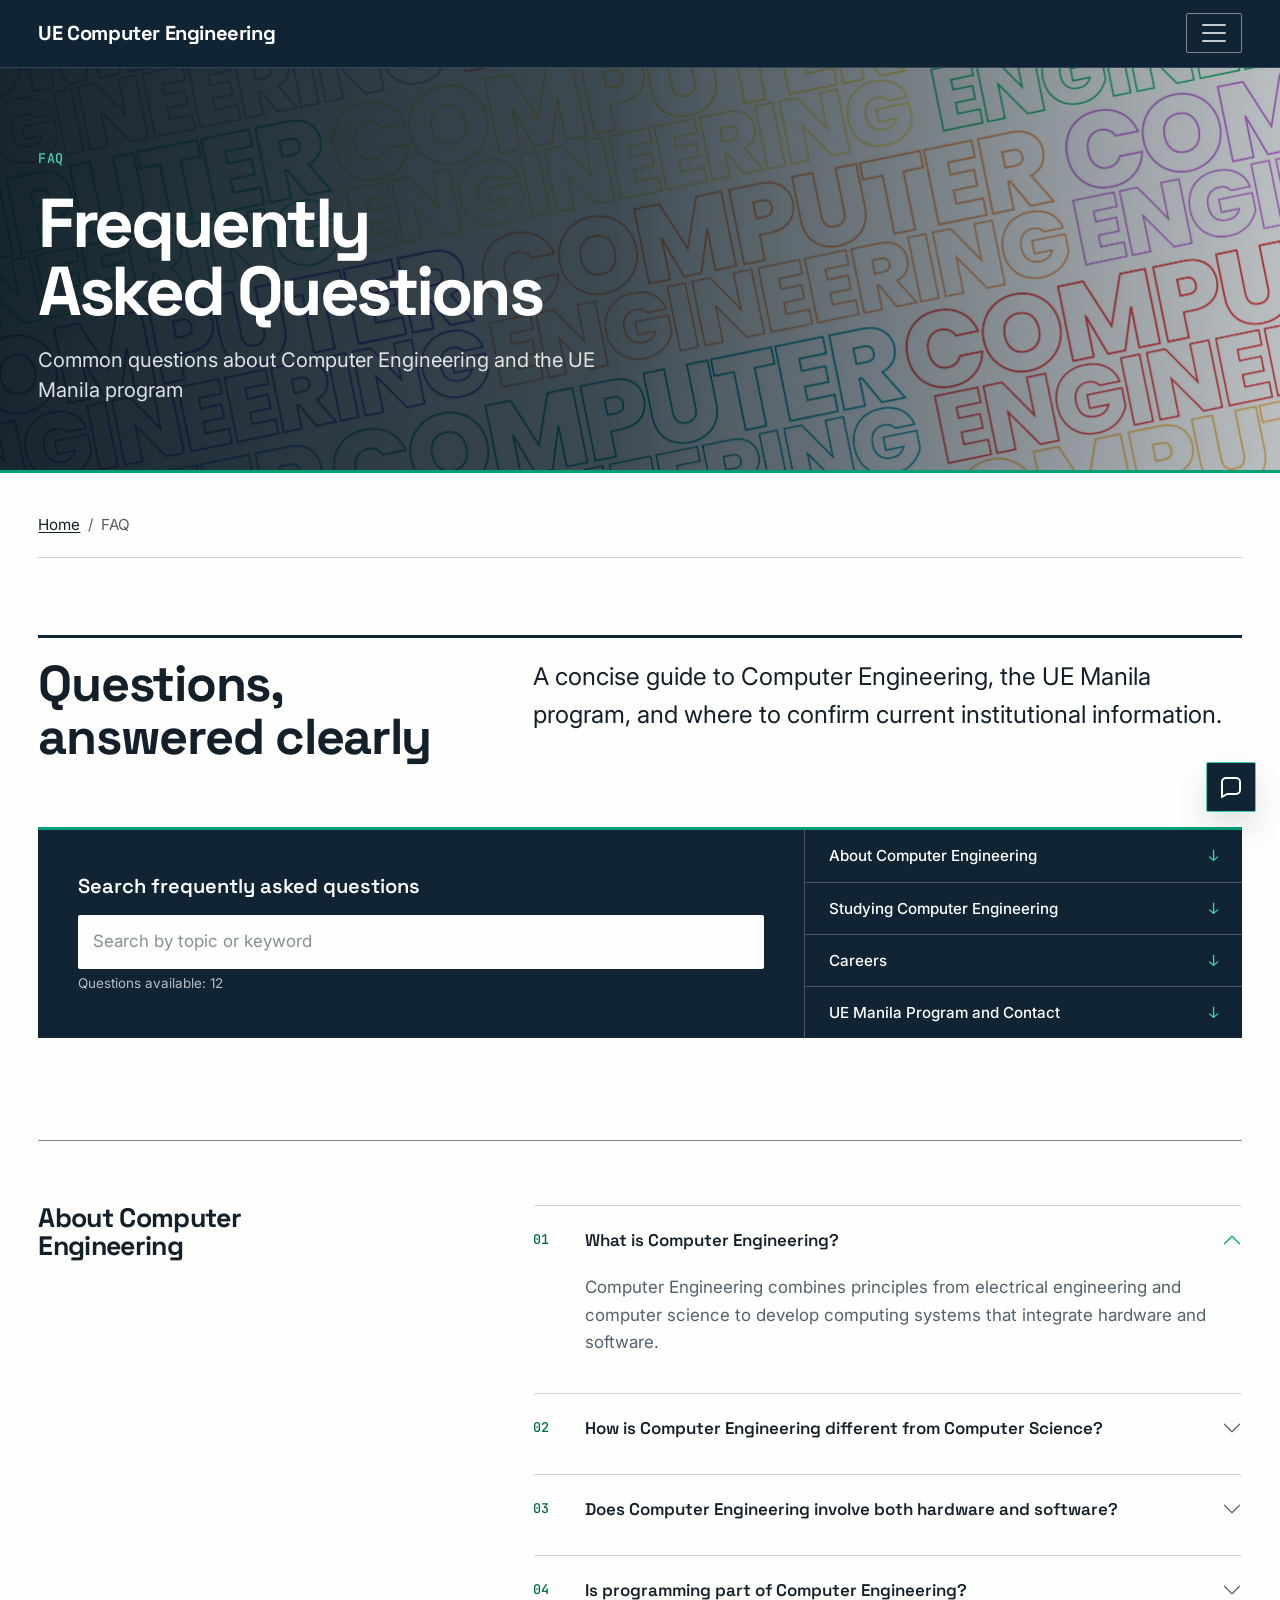
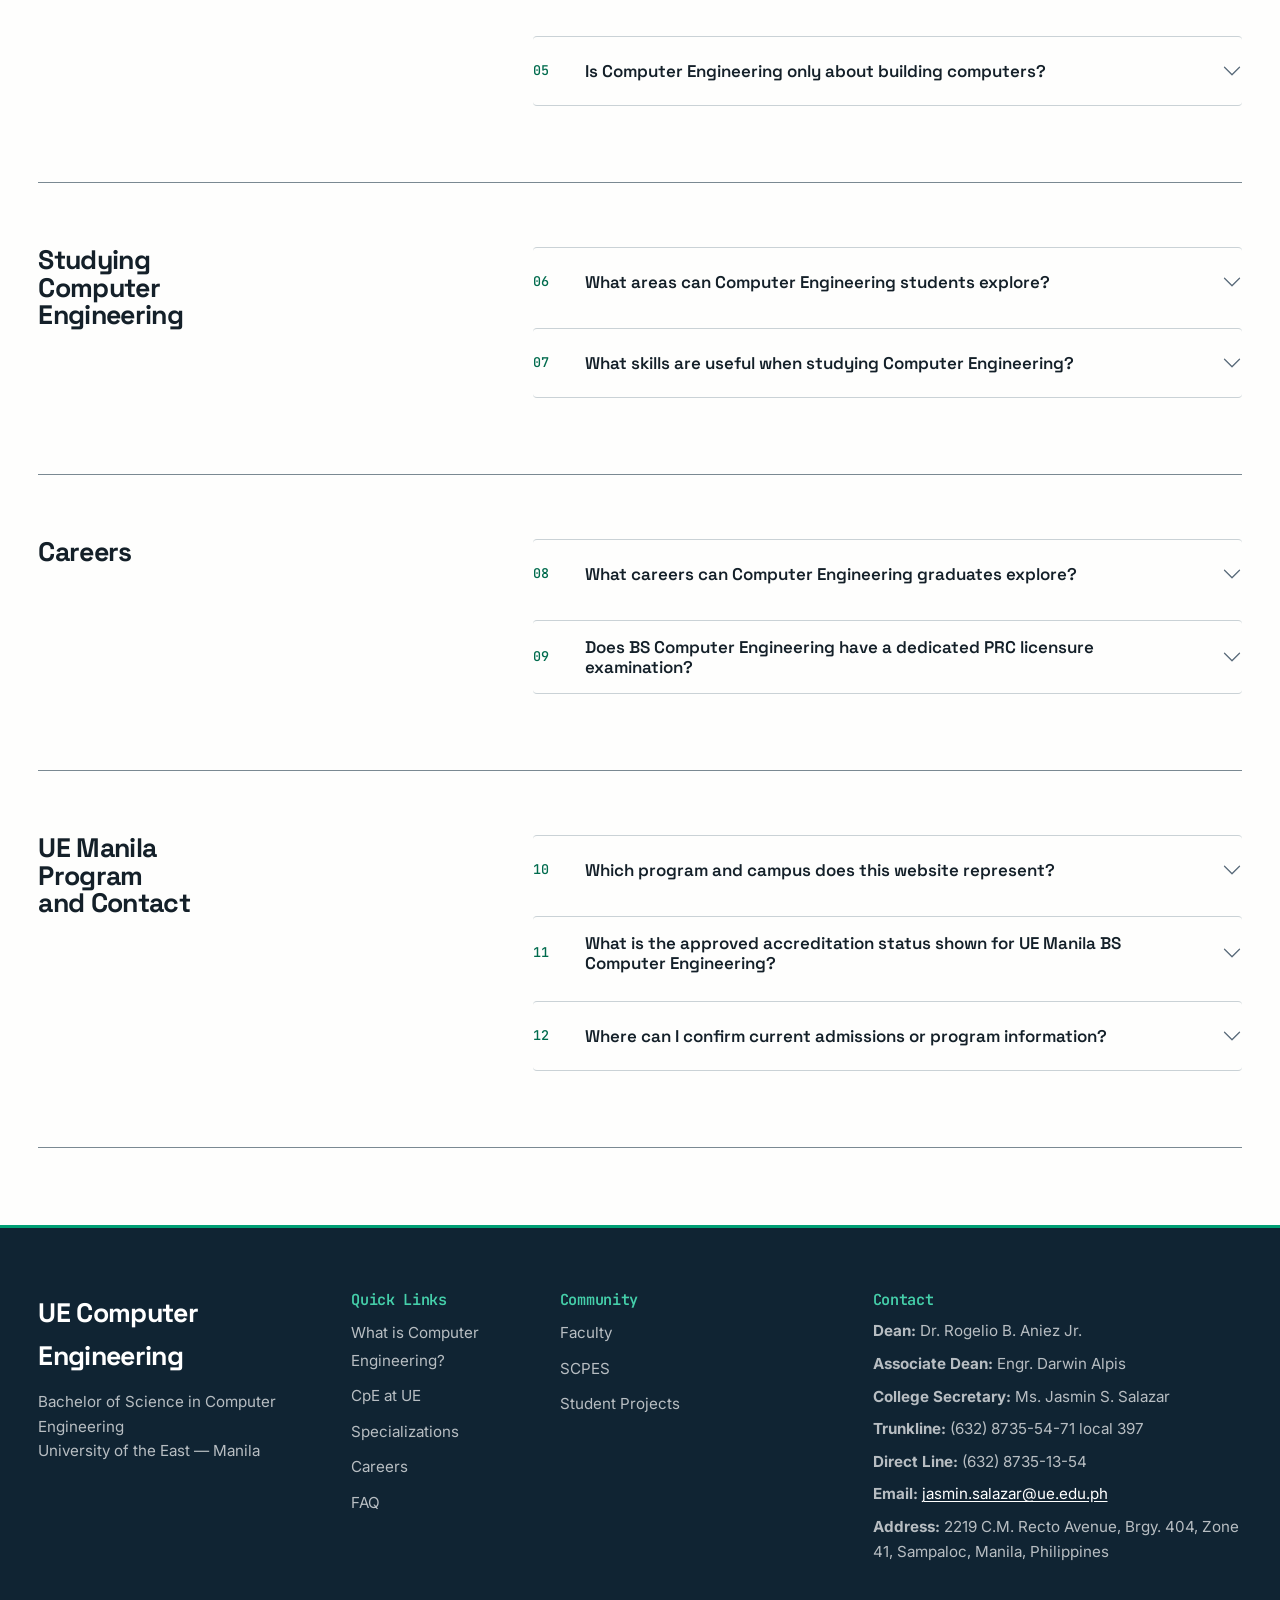
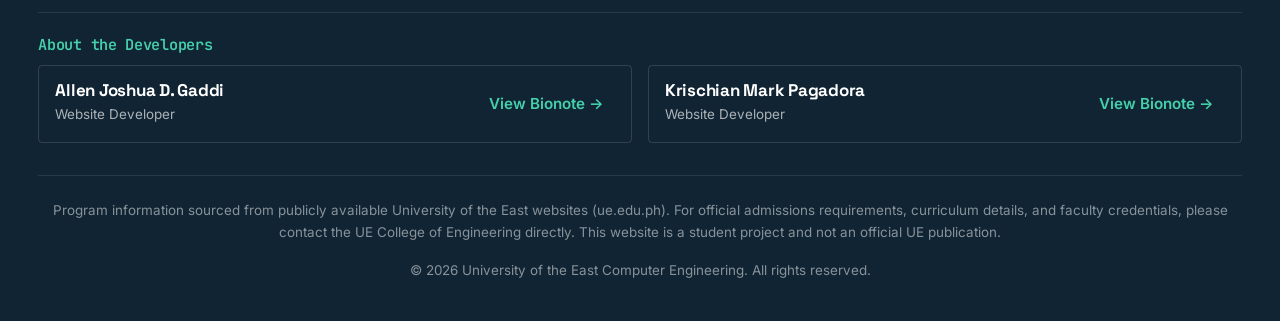
<file: faq.html>
<!DOCTYPE html>
<html lang="en">
<head>
  <meta charset="UTF-8">
  <meta name="viewport" content="width=device-width, initial-scale=1.0">
  <link rel="icon" href="Assets/favicon.svg" type="image/svg+xml">
  <meta name="description" content="Bachelor of Science in Computer Engineering website for the University of the East - Manila" data-i18n="meta.description">
  <title data-i18n="faq.meta.title">Frequently Asked Questions | UE Computer Engineering</title>
  <link rel="preconnect" href="https://fonts.googleapis.com">
  <link rel="preconnect" href="https://fonts.gstatic.com" crossorigin>
  <link rel="preload" as="style" href="https://fonts.googleapis.com/css2?family=Inter:wght@400;500;600&family=JetBrains+Mono:wght@400;500&family=Space+Grotesk:wght@500;600;700&display=swap" onload="this.onload=null;this.rel='stylesheet'">
  <noscript><link rel="stylesheet" href="https://fonts.googleapis.com/css2?family=Inter:wght@400;500;600&family=JetBrains+Mono:wght@400;500&family=Space+Grotesk:wght@500;600;700&display=swap"></noscript>
  <link href="https://cdn.jsdelivr.net/npm/bootstrap@5.3.3/dist/css/bootstrap.min.css" rel="stylesheet" integrity="sha384-QWTKZyjpPEjISv5WaRU9OFeRpok6YctnYmDr5pNlyT2bRjXh0JMhjY6hW+ALEwIH" crossorigin="anonymous">
  <link rel="stylesheet" href="Assets/css/variables.css">
  <link rel="stylesheet" href="Assets/css/main.css">
  <link rel="stylesheet" href="Assets/css/assistant.css">
</head>
<body class="page-core page-faq">
  <a href="#main-content" class="skip-link" data-i18n="skip.main">Skip to main content</a>

  <nav class="navbar navbar-expand-xxl" aria-label="Main navigation" data-i18n-aria-label="a11y.mainNav">
    <div class="container-custom">
      <a class="navbar-brand" href="index.html" data-i18n="brand.name">UE Computer Engineering</a>
      <button class="navbar-toggler" type="button" data-bs-toggle="collapse" data-bs-target="#navbarNav" aria-controls="navbarNav" aria-expanded="false" aria-label="Toggle navigation" data-i18n-aria-label="a11y.toggleNav">
        <span class="navbar-toggler-icon"></span>
      </button>
      <div class="collapse navbar-collapse" id="navbarNav">
        <button class="navbar-drawer-close" type="button" data-i18n="a11y.closeNav">Close menu</button>
        <ul class="navbar-nav me-auto mb-2 mb-xxl-0">
          <li class="nav-item"><a class="nav-link" href="index.html" data-i18n="nav.home">Home</a></li>
          <li class="nav-item dropdown">
            <a class="nav-link dropdown-toggle" href="#" role="button" data-bs-toggle="dropdown" aria-expanded="false" data-i18n="nav.about">About CpE</a>
            <ul class="dropdown-menu">
              <li><a class="dropdown-item" href="what-is-cpe.html" data-i18n="nav.whatIs">What is Computer Engineering?</a></li>
              <li><a class="dropdown-item" href="what-is-cpe.html#hardware-software" data-i18n="nav.hardwareSoftware">Hardware & Software</a></li>
              <li><a class="dropdown-item" href="what-is-cpe.html#major-fields" data-i18n="nav.majorFields">Major Fields</a></li>
              <li><a class="dropdown-item" href="what-is-cpe.html#why-matters" data-i18n="nav.whyMatters">Why It Matters</a></li>
            </ul>
          </li>
          <li class="nav-item dropdown">
            <a class="nav-link dropdown-toggle" href="#" role="button" data-bs-toggle="dropdown" aria-expanded="false" data-i18n="nav.cpeAtUe">CpE at UE</a>
            <ul class="dropdown-menu">
              <li><a class="dropdown-item" href="cpe-at-ue.html" data-i18n="nav.overview">Program Overview</a></li>
            </ul>
          </li>
          <li class="nav-item"><a class="nav-link" href="specializations.html" data-i18n="nav.specializations">Specializations</a></li>
          <li class="nav-item"><a class="nav-link" href="careers.html" data-i18n="nav.careers">Careers</a></li>
          <li class="nav-item"><a class="nav-link" href="skills.html" data-i18n="nav.skills">Skills</a></li>
          <li class="nav-item dropdown">
            <a class="nav-link dropdown-toggle" href="#" role="button" data-bs-toggle="dropdown" aria-expanded="false" data-i18n="nav.community">Community</a>
            <ul class="dropdown-menu">
              <li><a class="dropdown-item" href="faculty.html" data-i18n="nav.faculty">Faculty</a></li>
              <li><a class="dropdown-item" href="scpes.html" data-i18n="nav.scpes">SCPES</a></li>
              <li><a class="dropdown-item" href="projects.html" data-i18n="nav.projects">Student Projects</a></li>
            </ul>
          </li>
          <li class="nav-item"><a class="nav-link active" href="faq.html" data-i18n="nav.faq">FAQ</a></li>
          <li class="nav-item"><a class="nav-link" href="contact.html" data-i18n="nav.contact">Contact</a></li>
          <li class="nav-item"><a class="nav-link" href="game.html" data-i18n="nav.game">Game</a></li>
        </ul>
        <div class="dropdown language-selector">
          <button class="btn btn-link nav-link dropdown-toggle" type="button" data-bs-toggle="dropdown" aria-expanded="false" aria-label="Select language" data-i18n-aria-label="a11y.selectLanguage">
            <span data-i18n="lang.current">English</span>
          </button>
          <ul class="dropdown-menu dropdown-menu-end">
            <li><a class="dropdown-item" href="#" data-lang="en" data-i18n="lang.english">English</a></li>
            <li><a class="dropdown-item" href="#" data-lang="fil" data-i18n="lang.filipino">Filipino</a></li>
          </ul>
        </div>
      </div>
    </div>
  </nav>
  <div class="navbar-drawer-backdrop" aria-hidden="true"></div>

  <header class="hero-base hero-base--inner hero-slide hero-slide--page">
    <div class="container-custom hero-base__content">
      <p class="hero-base__eyebrow" data-i18n="nav.faq">FAQ</p>
      <h1 data-i18n="faq.hero.title">Frequently Asked Questions</h1>
      <p class="lead" data-i18n="faq.hero.tagline">Common questions about Computer Engineering and the UE Manila program</p>
    </div>
  </header>

  <main id="main-content">
    <section class="section core-page__content utility-page__content">
      <div class="container-custom">
        <nav aria-label="Breadcrumb" class="mb-4" data-i18n-aria-label="a11y.breadcrumb">
          <ol class="breadcrumb">
            <li class="breadcrumb-item"><a href="index.html" data-i18n="nav.home">Home</a></li>
            <li class="breadcrumb-item active" aria-current="page" data-i18n="nav.faq">FAQ</li>
          </ol>
        </nav>

        <header class="utility-page__heading">
          <h2 data-i18n="faq.intro.title">Questions, answered clearly</h2>
          <p class="lead" data-i18n="faq.intro.desc">A concise guide to Computer Engineering, the UE Manila program, and where to confirm current institutional information.</p>
        </header>

        <div class="faq-tools">
          <div class="faq-search">
              <label for="faqSearch" class="form-label" data-i18n="faq.search.label">Search frequently asked questions</label>
              <input type="search" class="form-control" id="faqSearch" placeholder="Search by topic or keyword" data-i18n-placeholder="faq.search.placeholder" aria-describedby="faqSearchStatus">
              <p class="form-text" id="faqSearchStatus" aria-live="polite"><span id="faqSearchStatusLabel" data-i18n="faq.search.status">Questions available:</span> <span id="faqSearchCount">12</span></p>
          </div>
          <nav class="faq-topic-nav" aria-labelledby="faq-topic-nav-label">
            <span class="visually-hidden" id="faq-topic-nav-label" data-i18n="faq.intro.title">Questions, answered clearly</span>
            <a href="#faq-about" data-i18n="faq.general.title">About Computer Engineering</a>
            <a href="#faq-study" data-i18n="faq.study.title">Studying Computer Engineering</a>
            <a href="#faq-careers" data-i18n="faq.careers.title">Careers</a>
            <a href="#faq-ue" data-i18n="faq.ue.title">UE Manila Program and Contact</a>
          </nav>
        </div>

        <div class="faq-groups">
            <section id="faq-about" class="faq-group" aria-labelledby="faq-about-heading">
              <h2 id="faq-about-heading" data-i18n="faq.general.title">About Computer Engineering</h2>
              <div class="accordion faq-accordion" id="faqAbout">
                <article class="accordion-item">
                  <h3 class="accordion-header">
                    <button class="accordion-button" type="button" data-bs-toggle="collapse" data-bs-target="#faq1" aria-expanded="true" aria-controls="faq1">
                      <span data-i18n="faq.q1">What is Computer Engineering?</span>
                    </button>
                  </h3>
                  <div id="faq1" class="accordion-collapse collapse show" data-bs-parent="#faqAbout">
                    <div class="accordion-body"><p data-i18n="faq.a1">Computer Engineering combines principles from electrical engineering and computer science to develop computing systems that integrate hardware and software.</p></div>
                  </div>
                </article>
                <article class="accordion-item">
                  <h3 class="accordion-header">
                    <button class="accordion-button collapsed" type="button" data-bs-toggle="collapse" data-bs-target="#faq2" aria-expanded="false" aria-controls="faq2">
                      <span data-i18n="faq.q2">How is Computer Engineering different from Computer Science?</span>
                    </button>
                  </h3>
                  <div id="faq2" class="accordion-collapse collapse" data-bs-parent="#faqAbout">
                    <div class="accordion-body"><p data-i18n="faq.a2">Computer Engineering commonly emphasizes hardware-software integration, while Computer Science commonly emphasizes software, algorithms, data, and computing theory. The subjects overlap, and the balance varies by program.</p></div>
                  </div>
                </article>
                <article class="accordion-item">
                  <h3 class="accordion-header">
                    <button class="accordion-button collapsed" type="button" data-bs-toggle="collapse" data-bs-target="#faq3" aria-expanded="false" aria-controls="faq3">
                      <span data-i18n="faq.q3">Does Computer Engineering involve both hardware and software?</span>
                    </button>
                  </h3>
                  <div id="faq3" class="accordion-collapse collapse" data-bs-parent="#faqAbout">
                    <div class="accordion-body"><p data-i18n="faq.a3">Yes. Computer Engineering connects physical computing components with the software that controls and uses them.</p></div>
                  </div>
                </article>
                <article class="accordion-item">
                  <h3 class="accordion-header">
                    <button class="accordion-button collapsed" type="button" data-bs-toggle="collapse" data-bs-target="#faq4" aria-expanded="false" aria-controls="faq4">
                      <span data-i18n="faq.q4">Is programming part of Computer Engineering?</span>
                    </button>
                  </h3>
                  <div id="faq4" class="accordion-collapse collapse" data-bs-parent="#faqAbout">
                    <div class="accordion-body"><p data-i18n="faq.a4">Yes. Programming supports work in areas such as embedded systems, firmware, system software, automation, and hardware-software integration.</p></div>
                  </div>
                </article>
                <article class="accordion-item">
                  <h3 class="accordion-header">
                    <button class="accordion-button collapsed" type="button" data-bs-toggle="collapse" data-bs-target="#faq5" aria-expanded="false" aria-controls="faq5">
                      <span data-i18n="faq.q5">Is Computer Engineering only about building computers?</span>
                    </button>
                  </h3>
                  <div id="faq5" class="accordion-collapse collapse" data-bs-parent="#faqAbout">
                    <div class="accordion-body"><p data-i18n="faq.a5">No. The field also covers computing systems found in devices, networks, automation, communications, and many other applications.</p></div>
                  </div>
                </article>
              </div>
            </section>

            <section id="faq-study" class="faq-group" aria-labelledby="faq-study-heading">
              <h2 id="faq-study-heading" data-i18n="faq.study.title">Studying Computer Engineering</h2>
              <div class="accordion faq-accordion" id="faqStudy">
                <article class="accordion-item">
                  <h3 class="accordion-header">
                    <button class="accordion-button collapsed" type="button" data-bs-toggle="collapse" data-bs-target="#faq6" aria-expanded="false" aria-controls="faq6">
                      <span data-i18n="faq.q6">What areas can Computer Engineering students explore?</span>
                    </button>
                  </h3>
                  <div id="faq6" class="accordion-collapse collapse" data-bs-parent="#faqStudy">
                    <div class="accordion-body"><p data-i18n="faq.a6">General areas include embedded systems, computer architecture, networks, cybersecurity, robotics, software development, and hardware design. Available subjects vary by institution and curriculum.</p></div>
                  </div>
                </article>
                <article class="accordion-item">
                  <h3 class="accordion-header">
                    <button class="accordion-button collapsed" type="button" data-bs-toggle="collapse" data-bs-target="#faq7" aria-expanded="false" aria-controls="faq7">
                      <span data-i18n="faq.q7">What skills are useful when studying Computer Engineering?</span>
                    </button>
                  </h3>
                  <div id="faq7" class="accordion-collapse collapse" data-bs-parent="#faqStudy">
                    <div class="accordion-body"><p data-i18n="faq.a7">Logical thinking, problem solving, communication, mathematics, and a willingness to learn both programming and electronics are useful foundations.</p></div>
                  </div>
                </article>
              </div>
            </section>

            <section id="faq-careers" class="faq-group" aria-labelledby="faq-careers-heading">
              <h2 id="faq-careers-heading" data-i18n="faq.careers.title">Careers</h2>
              <div class="accordion faq-accordion" id="faqCareers">
                <article class="accordion-item">
                  <h3 class="accordion-header">
                    <button class="accordion-button collapsed" type="button" data-bs-toggle="collapse" data-bs-target="#faq8" aria-expanded="false" aria-controls="faq8">
                      <span data-i18n="faq.q8">What careers can Computer Engineering graduates explore?</span>
                    </button>
                  </h3>
                  <div id="faq8" class="accordion-collapse collapse" data-bs-parent="#faqCareers">
                    <div class="accordion-body"><p data-i18n="faq.a8">Graduates may explore roles involving embedded systems, hardware, software, networks, cybersecurity, systems integration, data, cloud computing, robotics, technical support, and research.</p></div>
                  </div>
                </article>
                <article class="accordion-item">
                  <h3 class="accordion-header">
                    <button class="accordion-button collapsed" type="button" data-bs-toggle="collapse" data-bs-target="#faq9" aria-expanded="false" aria-controls="faq9">
                      <span data-i18n="faq.q9">Does BS Computer Engineering have a dedicated PRC licensure examination?</span>
                    </button>
                  </h3>
                  <div id="faq9" class="accordion-collapse collapse" data-bs-parent="#faqCareers">
                    <div class="accordion-body"><p data-i18n="faq.a9">No. BS Computer Engineering does not have its own dedicated Professional Regulation Commission licensure examination.</p></div>
                  </div>
                </article>
              </div>
            </section>

            <section id="faq-ue" class="faq-group" aria-labelledby="faq-ue-heading">
              <h2 id="faq-ue-heading" data-i18n="faq.ue.title">UE Manila Program and Contact</h2>
              <div class="accordion faq-accordion" id="faqUE">
                <article class="accordion-item">
                  <h3 class="accordion-header">
                    <button class="accordion-button collapsed" type="button" data-bs-toggle="collapse" data-bs-target="#faq10" aria-expanded="false" aria-controls="faq10">
                      <span data-i18n="faq.q10">Which program and campus does this website represent?</span>
                    </button>
                  </h3>
                  <div id="faq10" class="accordion-collapse collapse" data-bs-parent="#faqUE">
                    <div class="accordion-body"><p data-i18n="faq.a10">This website represents the Bachelor of Science in Computer Engineering program at the University of the East — Manila.</p></div>
                  </div>
                </article>
                <article class="accordion-item">
                  <h3 class="accordion-header">
                    <button class="accordion-button collapsed" type="button" data-bs-toggle="collapse" data-bs-target="#faq11" aria-expanded="false" aria-controls="faq11">
                      <span data-i18n="faq.q11">What is the approved accreditation status shown for UE Manila BS Computer Engineering?</span>
                    </button>
                  </h3>
                  <div id="faq11" class="accordion-collapse collapse" data-bs-parent="#faqUE">
                    <div class="accordion-body"><p data-i18n="faq.a11">UE Manila BS Computer Engineering holds PACUCOA Level II Reaccredited Status, valid until November 2027.</p></div>
                  </div>
                </article>
                <article class="accordion-item">
                  <h3 class="accordion-header">
                    <button class="accordion-button collapsed" type="button" data-bs-toggle="collapse" data-bs-target="#faq12" aria-expanded="false" aria-controls="faq12">
                      <span data-i18n="faq.q12">Where can I confirm current admissions or program information?</span>
                    </button>
                  </h3>
                  <div id="faq12" class="accordion-collapse collapse" data-bs-parent="#faqUE">
                    <div class="accordion-body"><p data-i18n="faq.a12">Use the Contact page for verified Dean's Office details for program inquiries, and confirm admissions information through UE Manila's official channels.</p></div>
                  </div>
                </article>
              </div>
            </section>
        </div>
      </div>
    </section>
  </main>

  <footer class="site-footer" role="contentinfo">
    <div class="container-custom">
      <div class="row g-5">
        <div class="col-lg-3 col-md-6">
          <p class="footer-brand" data-i18n="brand.name">UE Computer Engineering</p>
          <p class="footer-tagline">
            <span data-i18n="footer.tagline">Bachelor of Science in Computer Engineering</span>
            <br>
            <span data-i18n="footer.university">University of the East — Manila</span>
          </p>
        </div>
        <div class="col-lg-2 col-md-6">
          <h2 class="footer-heading" data-i18n="footer.quickLinks">Quick Links</h2>
          <ul class="footer-links">
            <li><a href="what-is-cpe.html" data-i18n="nav.whatIs">What is Computer Engineering?</a></li>
            <li><a href="cpe-at-ue.html" data-i18n="nav.cpeAtUe">CpE at UE</a></li>
            <li><a href="specializations.html" data-i18n="nav.specializations">Specializations</a></li>
            <li><a href="careers.html" data-i18n="nav.careers">Careers</a></li>
            <li><a href="faq.html" data-i18n="nav.faq">FAQ</a></li>
          </ul>
        </div>
        <div class="col-lg-3 col-md-6">
          <h2 class="footer-heading" data-i18n="footer.community">Community</h2>
          <ul class="footer-links">
            <li><a href="faculty.html" data-i18n="nav.faculty">Faculty</a></li>
            <li><a href="scpes.html" data-i18n="nav.scpes">SCPES</a></li>
            <li><a href="projects.html" data-i18n="nav.projects">Student Projects</a></li>
          </ul>
        </div>
        <div class="col-lg-4 col-md-6">
          <h2 class="footer-heading" data-i18n="footer.contact">Contact</h2>
          <address class="footer-contact">
            <p><strong data-i18n="footer.dean">Dean:</strong> Dr. Rogelio B. Aniez Jr.</p>
            <p><strong data-i18n="footer.assocDean">Associate Dean:</strong> Engr. Darwin Alpis</p>
            <p><strong data-i18n="footer.secretary">College Secretary:</strong> Ms. Jasmin S. Salazar</p>
            <p><strong data-i18n="footer.trunkline">Trunkline:</strong> (632) 8735-54-71 local 397</p>
            <p><strong data-i18n="footer.directLine">Direct Line:</strong> (632) 8735-13-54</p>
            <p><strong data-i18n="footer.email">Email:</strong> <a href="mailto:jasmin.salazar@ue.edu.ph">jasmin.salazar@ue.edu.ph</a></p>
            <p><strong data-i18n="footer.address">Address:</strong> 2219 C.M. Recto Avenue, Brgy. 404, Zone 41, Sampaloc, Manila, Philippines</p>
          </address>
        </div>
      </div>
      <section class="footer-developers" aria-labelledby="footer-developers-title">
        <h2 id="footer-developers-title" class="footer-heading" data-i18n="footer.developers.title">About the Developers</h2>
        <div class="footer-developers__list">
          <article class="footer-developer">
            <div><h3>Allen Joshua D. Gaddi</h3><p data-i18n="footer.developers.role">Website Developer</p></div>
            <a class="footer-developer__link" href="bionote/"><span data-i18n="footer.developers.view">View Bionote</span>&nbsp;<span aria-hidden="true">&rarr;</span></a>
          </article>
          <article class="footer-developer">
            <div><h3>Krischian Mark Pagadora</h3><p data-i18n="footer.developers.role">Website Developer</p></div>
            <a class="footer-developer__link" href="https://pagadorakrischianmark-debug.github.io/ncp3106_2026_kmpagadora/" target="_blank" rel="noopener noreferrer"><span data-i18n="footer.developers.view">View Bionote</span>&nbsp;<span aria-hidden="true">&rarr;</span></a>
          </article>
        </div>
      </section>
      <div class="footer-bottom">
        <p data-i18n="footer.disclaimer">Program information sourced from publicly available University of the East websites (ue.edu.ph). For official admissions requirements, curriculum details, and faculty credentials, please contact the UE College of Engineering directly. This website is a student project and not an official UE publication.</p>
        <p data-i18n="footer.copyright">&copy; 2026 University of the East Computer Engineering. All rights reserved.</p>
      </div>
    </div>
  </footer>

  <button class="scroll-top" aria-label="Scroll to top" data-i18n-aria-label="a11y.scrollTop" hidden>
    <svg width="20" height="20" viewBox="0 0 24 24" fill="none" stroke="currentColor" stroke-width="2" stroke-linecap="round" stroke-linejoin="round"><path d="M18 15l-6-6-6 6"/></svg>
  </button>

  <script src="https://cdn.jsdelivr.net/npm/bootstrap@5.3.3/dist/js/bootstrap.bundle.min.js" integrity="sha384-YvpcrYf0tY3lHB60NNkmXc5s9fDVZLESaAA55NDzOxhy9GkcIdslK1eN7N6jIeHz" crossorigin="anonymous"></script>
  <script src="Assets/js/i18n.js"></script>
  <script src="Assets/js/assistant.js"></script>
  <script src="Assets/js/navbar.js"></script>
  <script src="Assets/js/main.js"></script>
</body>
</html>
</file>
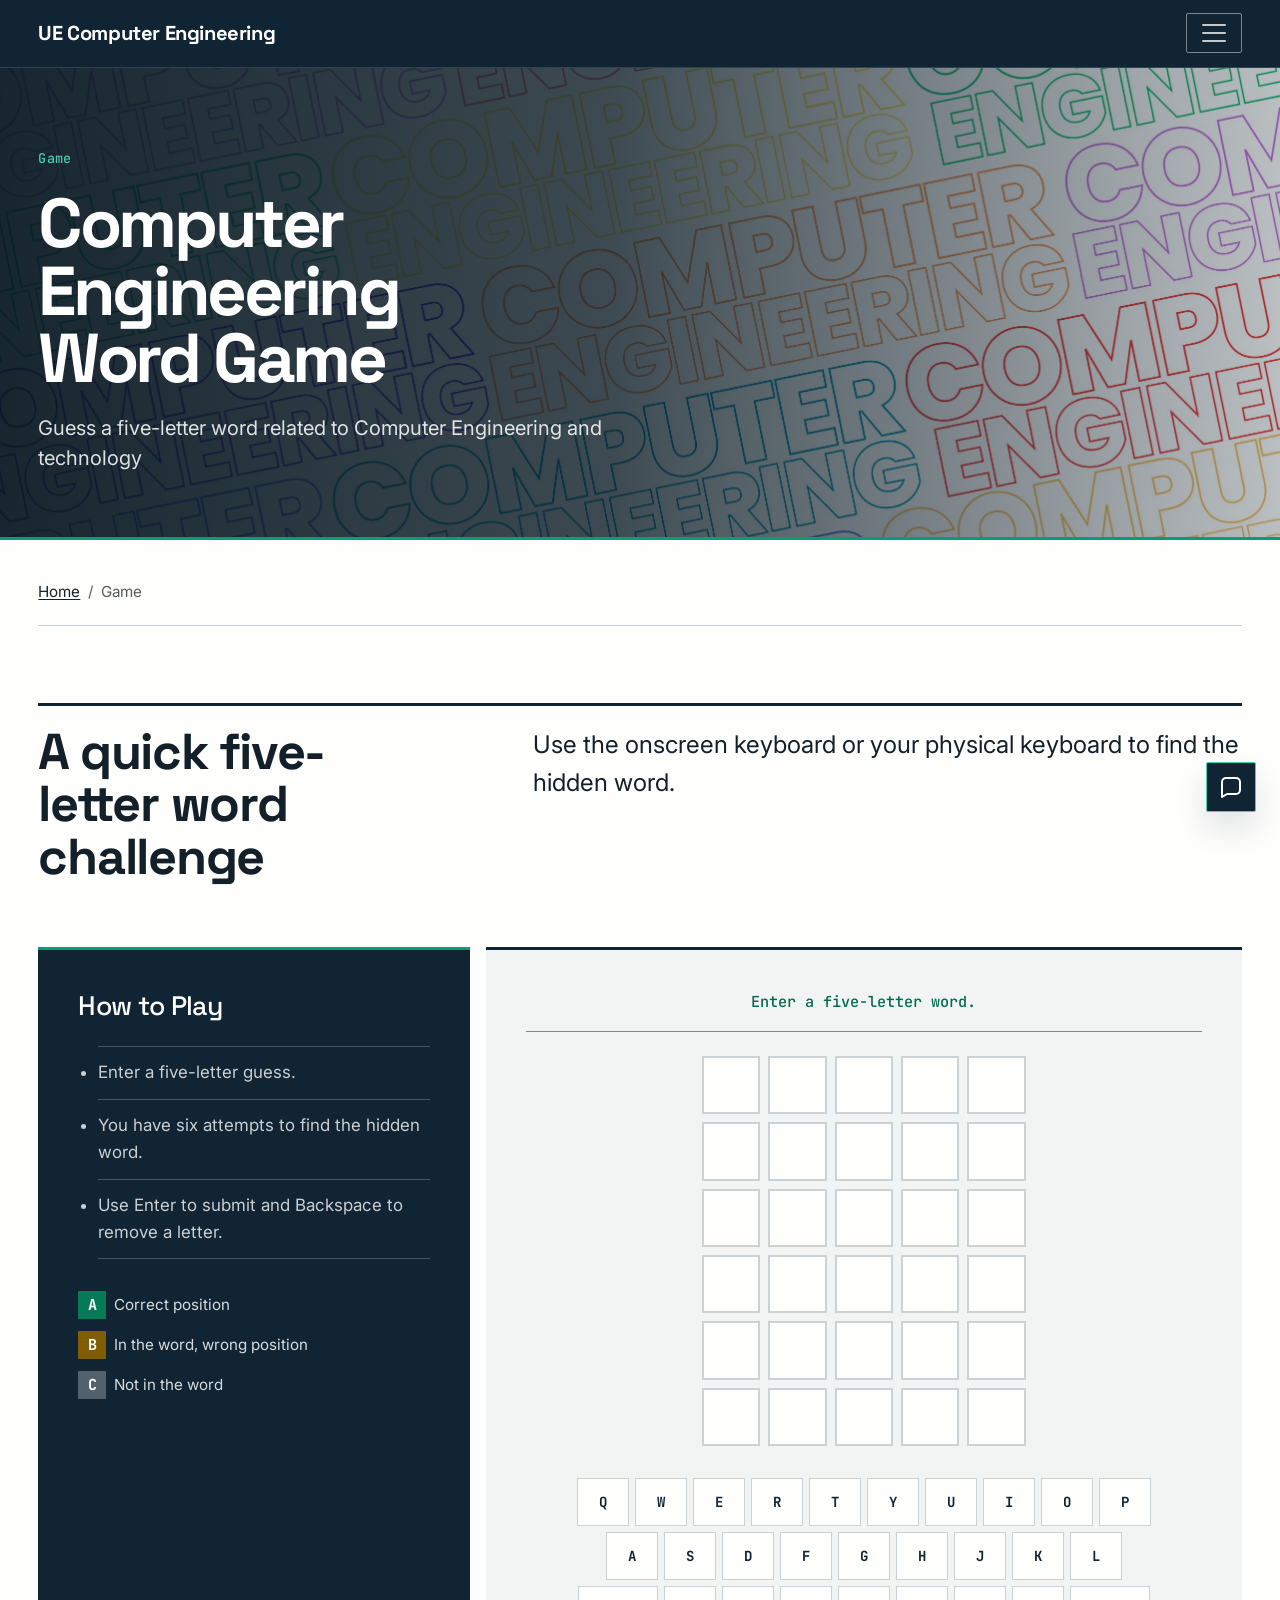
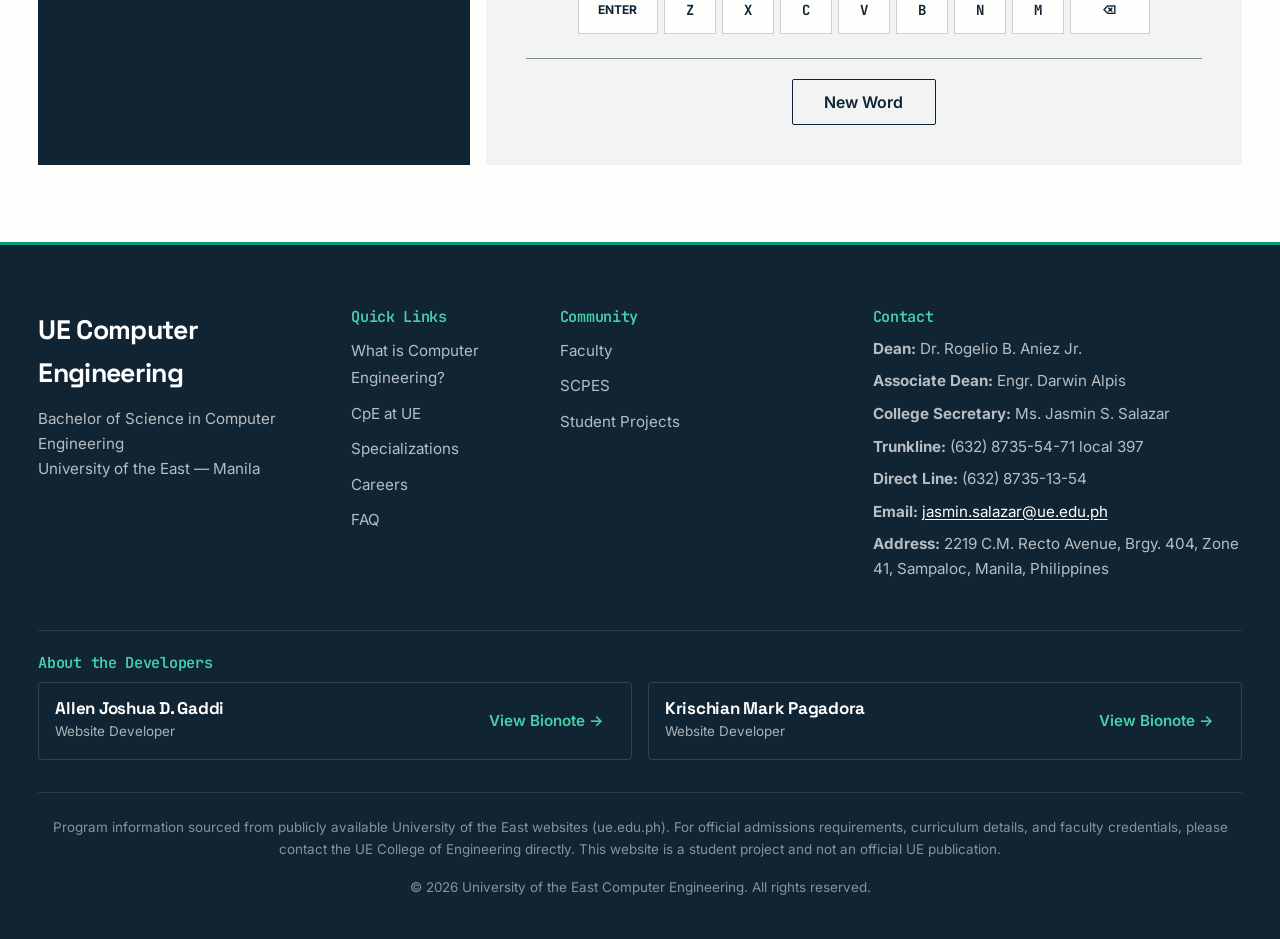
<file: game.html>
<!DOCTYPE html>
<html lang="en">
<head>
  <meta charset="UTF-8">
  <meta name="viewport" content="width=device-width, initial-scale=1.0">
  <link rel="icon" href="Assets/favicon.svg" type="image/svg+xml">
  <meta name="description" content="Play a five-letter word game on the UE Manila Computer Engineering website" data-i18n="game.meta.description">
  <title data-i18n="game.meta.title">Word Game | UE Computer Engineering</title>
  <link rel="preconnect" href="https://fonts.googleapis.com">
  <link rel="preconnect" href="https://fonts.gstatic.com" crossorigin>
  <link rel="preload" as="style" href="https://fonts.googleapis.com/css2?family=Inter:wght@400;500;600&family=JetBrains+Mono:wght@400;500&family=Space+Grotesk:wght@500;600;700&display=swap" onload="this.onload=null;this.rel='stylesheet'">
  <noscript><link rel="stylesheet" href="https://fonts.googleapis.com/css2?family=Inter:wght@400;500;600&family=JetBrains+Mono:wght@400;500&family=Space+Grotesk:wght@500;600;700&display=swap"></noscript>
  <link href="https://cdn.jsdelivr.net/npm/bootstrap@5.3.3/dist/css/bootstrap.min.css" rel="stylesheet" integrity="sha384-QWTKZyjpPEjISv5WaRU9OFeRpok6YctnYmDr5pNlyT2bRjXh0JMhjY6hW+ALEwIH" crossorigin="anonymous">
  <link rel="stylesheet" href="Assets/css/variables.css">
  <link rel="stylesheet" href="Assets/css/main.css">
  <link rel="stylesheet" href="Assets/css/game.css">
  <link rel="stylesheet" href="Assets/css/assistant.css">
</head>
<body class="page-core page-game">
  <a href="#main-content" class="skip-link" data-i18n="skip.main">Skip to main content</a>

  <nav class="navbar navbar-expand-xxl" aria-label="Main navigation" data-i18n-aria-label="a11y.mainNav">
    <div class="container-custom">
      <a class="navbar-brand" href="index.html" data-i18n="brand.name">UE Computer Engineering</a>
      <button class="navbar-toggler" type="button" data-bs-toggle="collapse" data-bs-target="#navbarNav" aria-controls="navbarNav" aria-expanded="false" aria-label="Toggle navigation" data-i18n-aria-label="a11y.toggleNav">
        <span class="navbar-toggler-icon"></span>
      </button>
      <div class="collapse navbar-collapse" id="navbarNav">
        <button class="navbar-drawer-close" type="button" data-i18n="a11y.closeNav">Close menu</button>
        <ul class="navbar-nav me-auto mb-2 mb-xxl-0">
          <li class="nav-item"><a class="nav-link" href="index.html" data-i18n="nav.home">Home</a></li>
          <li class="nav-item dropdown">
            <a class="nav-link dropdown-toggle" href="#" role="button" data-bs-toggle="dropdown" aria-expanded="false" data-i18n="nav.about">About CpE</a>
            <ul class="dropdown-menu">
              <li><a class="dropdown-item" href="what-is-cpe.html" data-i18n="nav.whatIs">What is Computer Engineering?</a></li>
              <li><a class="dropdown-item" href="what-is-cpe.html#hardware-software" data-i18n="nav.hardwareSoftware">Hardware &amp; Software</a></li>
              <li><a class="dropdown-item" href="what-is-cpe.html#major-fields" data-i18n="nav.majorFields">Major Fields</a></li>
              <li><a class="dropdown-item" href="what-is-cpe.html#why-matters" data-i18n="nav.whyMatters">Why It Matters</a></li>
            </ul>
          </li>
          <li class="nav-item dropdown">
            <a class="nav-link dropdown-toggle" href="#" role="button" data-bs-toggle="dropdown" aria-expanded="false" data-i18n="nav.cpeAtUe">CpE at UE</a>
            <ul class="dropdown-menu">
              <li><a class="dropdown-item" href="cpe-at-ue.html" data-i18n="nav.overview">Program Overview</a></li>
            </ul>
          </li>
          <li class="nav-item"><a class="nav-link" href="specializations.html" data-i18n="nav.specializations">Specializations</a></li>
          <li class="nav-item"><a class="nav-link" href="careers.html" data-i18n="nav.careers">Careers</a></li>
          <li class="nav-item"><a class="nav-link" href="skills.html" data-i18n="nav.skills">Skills</a></li>
          <li class="nav-item dropdown">
            <a class="nav-link dropdown-toggle" href="#" role="button" data-bs-toggle="dropdown" aria-expanded="false" data-i18n="nav.community">Community</a>
            <ul class="dropdown-menu">
              <li><a class="dropdown-item" href="faculty.html" data-i18n="nav.faculty">Faculty</a></li>
              <li><a class="dropdown-item" href="scpes.html" data-i18n="nav.scpes">SCPES</a></li>
              <li><a class="dropdown-item" href="projects.html" data-i18n="nav.projects">Student Projects</a></li>
            </ul>
          </li>
          <li class="nav-item"><a class="nav-link" href="faq.html" data-i18n="nav.faq">FAQ</a></li>
          <li class="nav-item"><a class="nav-link" href="contact.html" data-i18n="nav.contact">Contact</a></li>
          <li class="nav-item"><a class="nav-link active" href="game.html" data-i18n="nav.game">Game</a></li>
        </ul>
        <div class="dropdown language-selector">
          <button class="btn btn-link nav-link dropdown-toggle" type="button" data-bs-toggle="dropdown" aria-expanded="false" aria-label="Select language" data-i18n-aria-label="a11y.selectLanguage">
            <span data-i18n="lang.current">English</span>
          </button>
          <ul class="dropdown-menu dropdown-menu-end">
            <li><a class="dropdown-item" href="#" data-lang="en" data-i18n="lang.english">English</a></li>
            <li><a class="dropdown-item" href="#" data-lang="fil" data-i18n="lang.filipino">Filipino</a></li>
          </ul>
        </div>
      </div>
    </div>
  </nav>
  <div class="navbar-drawer-backdrop" aria-hidden="true"></div>

  <header class="hero-base hero-base--inner hero-slide hero-slide--page">
    <div class="container-custom hero-base__content">
      <p class="hero-base__eyebrow" data-i18n="nav.game">Game</p>
      <h1 data-i18n="game.hero.title">Computer Engineering Word Game</h1>
      <p class="lead" data-i18n="game.hero.tagline">Guess a five-letter word related to Computer Engineering and technology</p>
    </div>
  </header>

  <main id="main-content">
    <section class="section core-page__content utility-page__content">
      <div class="container-custom">
        <nav aria-label="Breadcrumb" class="mb-4" data-i18n-aria-label="a11y.breadcrumb">
          <ol class="breadcrumb">
            <li class="breadcrumb-item"><a href="index.html" data-i18n="nav.home">Home</a></li>
            <li class="breadcrumb-item active" aria-current="page" data-i18n="nav.game">Game</li>
          </ol>
        </nav>

        <header class="utility-page__heading wordle-intro">
          <h2 data-i18n="game.intro.title">A quick five-letter word challenge</h2>
          <p class="lead" data-i18n="game.intro.desc">Use the onscreen keyboard or your physical keyboard to find the hidden word.</p>
        </header>

        <section class="wordle-game" aria-labelledby="wordle-heading">
          <div class="wordle-instructions">
            <h2 id="wordle-heading" class="h3" data-i18n="game.title">How to Play</h2>
            <ul>
              <li data-i18n="game.instructions.item1">Enter a five-letter guess.</li>
              <li data-i18n="game.instructions.item2">You have six attempts to find the hidden word.</li>
              <li data-i18n="game.instructions.item3">Use Enter to submit and Backspace to remove a letter.</li>
            </ul>
            <div class="wordle-legend" role="group" aria-label="Tile state guide" data-i18n-aria-label="game.legend.label">
              <span><span class="wordle-legend__tile wordle-is-correct" aria-hidden="true">A</span><span data-i18n="game.legend.correct">Correct position</span></span>
              <span><span class="wordle-legend__tile wordle-is-present" aria-hidden="true">B</span><span data-i18n="game.legend.present">In the word, wrong position</span></span>
              <span><span class="wordle-legend__tile wordle-is-absent" aria-hidden="true">C</span><span data-i18n="game.legend.absent">Not in the word</span></span>
            </div>
          </div>

          <div class="wordle-play">
            <p id="wordle-status" class="wordle-status" aria-live="polite" aria-atomic="true">Enter a five-letter word.</p>
            <div id="wordle-board" class="wordle-board" role="grid" aria-rowcount="6" aria-colcount="5" aria-label="Word game board" data-i18n-aria-label="game.board.label"></div>
            <div id="wordle-keyboard" class="wordle-keyboard" role="group" aria-label="Onscreen keyboard" data-i18n-aria-label="game.keyboard.label"></div>
            <div class="wordle-actions">
              <button id="wordle-new" class="btn btn-outline-primary" type="button" data-i18n="game.action.new">New Word</button>
              <button id="wordle-copy" class="btn btn-primary wordle-is-hidden" type="button" data-i18n="game.action.copy">Copy Result</button>
            </div>
            <p id="wordle-toast" class="wordle-toast" role="status" aria-live="polite" aria-atomic="true" hidden></p>
          </div>
        </section>
      </div>
    </section>
  </main>

  <footer class="site-footer" role="contentinfo">
    <div class="container-custom">
      <div class="row g-5">
        <div class="col-lg-3 col-md-6">
          <p class="footer-brand" data-i18n="brand.name">UE Computer Engineering</p>
          <p class="footer-tagline">
            <span data-i18n="footer.tagline">Bachelor of Science in Computer Engineering</span>
            <br>
            <span data-i18n="footer.university">University of the East — Manila</span>
          </p>
        </div>
        <div class="col-lg-2 col-md-6">
          <h2 class="footer-heading" data-i18n="footer.quickLinks">Quick Links</h2>
          <ul class="footer-links">
            <li><a href="what-is-cpe.html" data-i18n="nav.whatIs">What is Computer Engineering?</a></li>
            <li><a href="cpe-at-ue.html" data-i18n="nav.cpeAtUe">CpE at UE</a></li>
            <li><a href="specializations.html" data-i18n="nav.specializations">Specializations</a></li>
            <li><a href="careers.html" data-i18n="nav.careers">Careers</a></li>
            <li><a href="faq.html" data-i18n="nav.faq">FAQ</a></li>
          </ul>
        </div>
        <div class="col-lg-3 col-md-6">
          <h2 class="footer-heading" data-i18n="footer.community">Community</h2>
          <ul class="footer-links">
            <li><a href="faculty.html" data-i18n="nav.faculty">Faculty</a></li>
            <li><a href="scpes.html" data-i18n="nav.scpes">SCPES</a></li>
            <li><a href="projects.html" data-i18n="nav.projects">Student Projects</a></li>
          </ul>
        </div>
        <div class="col-lg-4 col-md-6">
          <h2 class="footer-heading" data-i18n="footer.contact">Contact</h2>
          <address class="footer-contact">
            <p><strong data-i18n="footer.dean">Dean:</strong> Dr. Rogelio B. Aniez Jr.</p>
            <p><strong data-i18n="footer.assocDean">Associate Dean:</strong> Engr. Darwin Alpis</p>
            <p><strong data-i18n="footer.secretary">College Secretary:</strong> Ms. Jasmin S. Salazar</p>
            <p><strong data-i18n="footer.trunkline">Trunkline:</strong> (632) 8735-54-71 local 397</p>
            <p><strong data-i18n="footer.directLine">Direct Line:</strong> (632) 8735-13-54</p>
            <p><strong data-i18n="footer.email">Email:</strong> <a href="mailto:jasmin.salazar@ue.edu.ph">jasmin.salazar@ue.edu.ph</a></p>
            <p><strong data-i18n="footer.address">Address:</strong> 2219 C.M. Recto Avenue, Brgy. 404, Zone 41, Sampaloc, Manila, Philippines</p>
          </address>
        </div>
      </div>
      <section class="footer-developers" aria-labelledby="footer-developers-title">
        <h2 id="footer-developers-title" class="footer-heading" data-i18n="footer.developers.title">About the Developers</h2>
        <div class="footer-developers__list">
          <article class="footer-developer">
            <div><h3>Allen Joshua D. Gaddi</h3><p data-i18n="footer.developers.role">Website Developer</p></div>
            <a class="footer-developer__link" href="bionote/"><span data-i18n="footer.developers.view">View Bionote</span>&nbsp;<span aria-hidden="true">&rarr;</span></a>
          </article>
          <article class="footer-developer">
            <div><h3>Krischian Mark Pagadora</h3><p data-i18n="footer.developers.role">Website Developer</p></div>
            <a class="footer-developer__link" href="https://pagadorakrischianmark-debug.github.io/ncp3106_2026_kmpagadora/" target="_blank" rel="noopener noreferrer"><span data-i18n="footer.developers.view">View Bionote</span>&nbsp;<span aria-hidden="true">&rarr;</span></a>
          </article>
        </div>
      </section>
      <div class="footer-bottom">
        <p data-i18n="footer.disclaimer">Program information sourced from publicly available University of the East websites (ue.edu.ph). For official admissions requirements, curriculum details, and faculty credentials, please contact the UE College of Engineering directly. This website is a student project and not an official UE publication.</p>
        <p data-i18n="footer.copyright">&copy; 2026 University of the East Computer Engineering. All rights reserved.</p>
      </div>
    </div>
  </footer>

  <button class="scroll-top" aria-label="Scroll to top" data-i18n-aria-label="a11y.scrollTop" hidden>
    <svg width="20" height="20" viewBox="0 0 24 24" fill="none" stroke="currentColor" stroke-width="2" stroke-linecap="round" stroke-linejoin="round"><path d="M18 15l-6-6-6 6"/></svg>
  </button>

  <script src="https://cdn.jsdelivr.net/npm/bootstrap@5.3.3/dist/js/bootstrap.bundle.min.js" integrity="sha384-YvpcrYf0tY3lHB60NNkmXc5s9fDVZLESaAA55NDzOxhy9GkcIdslK1eN7N6jIeHz" crossorigin="anonymous"></script>
  <script src="Assets/js/i18n.js"></script>
  <script src="Assets/js/assistant.js"></script>
  <script src="Assets/js/navbar.js"></script>
  <script src="Assets/js/main.js"></script>
  <script src="Assets/js/game.js"></script>
</body>
</html>
</file>
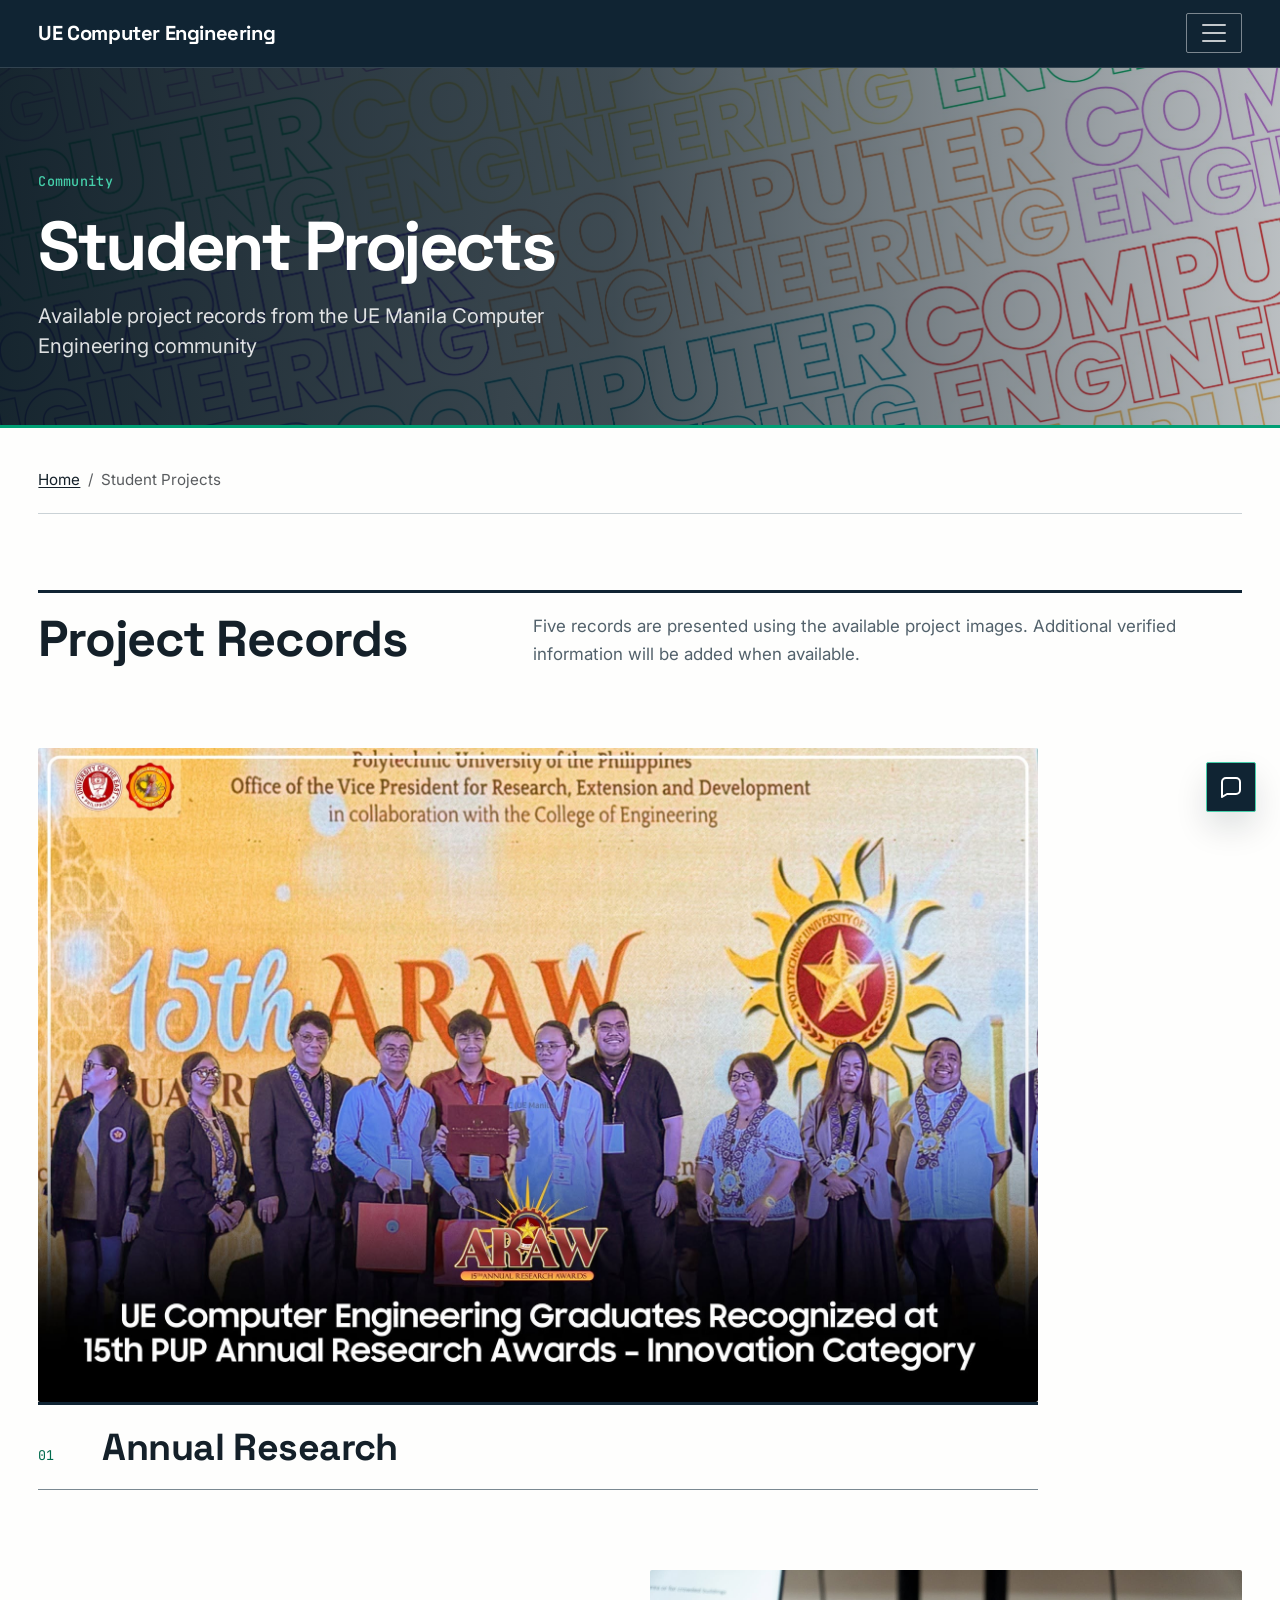
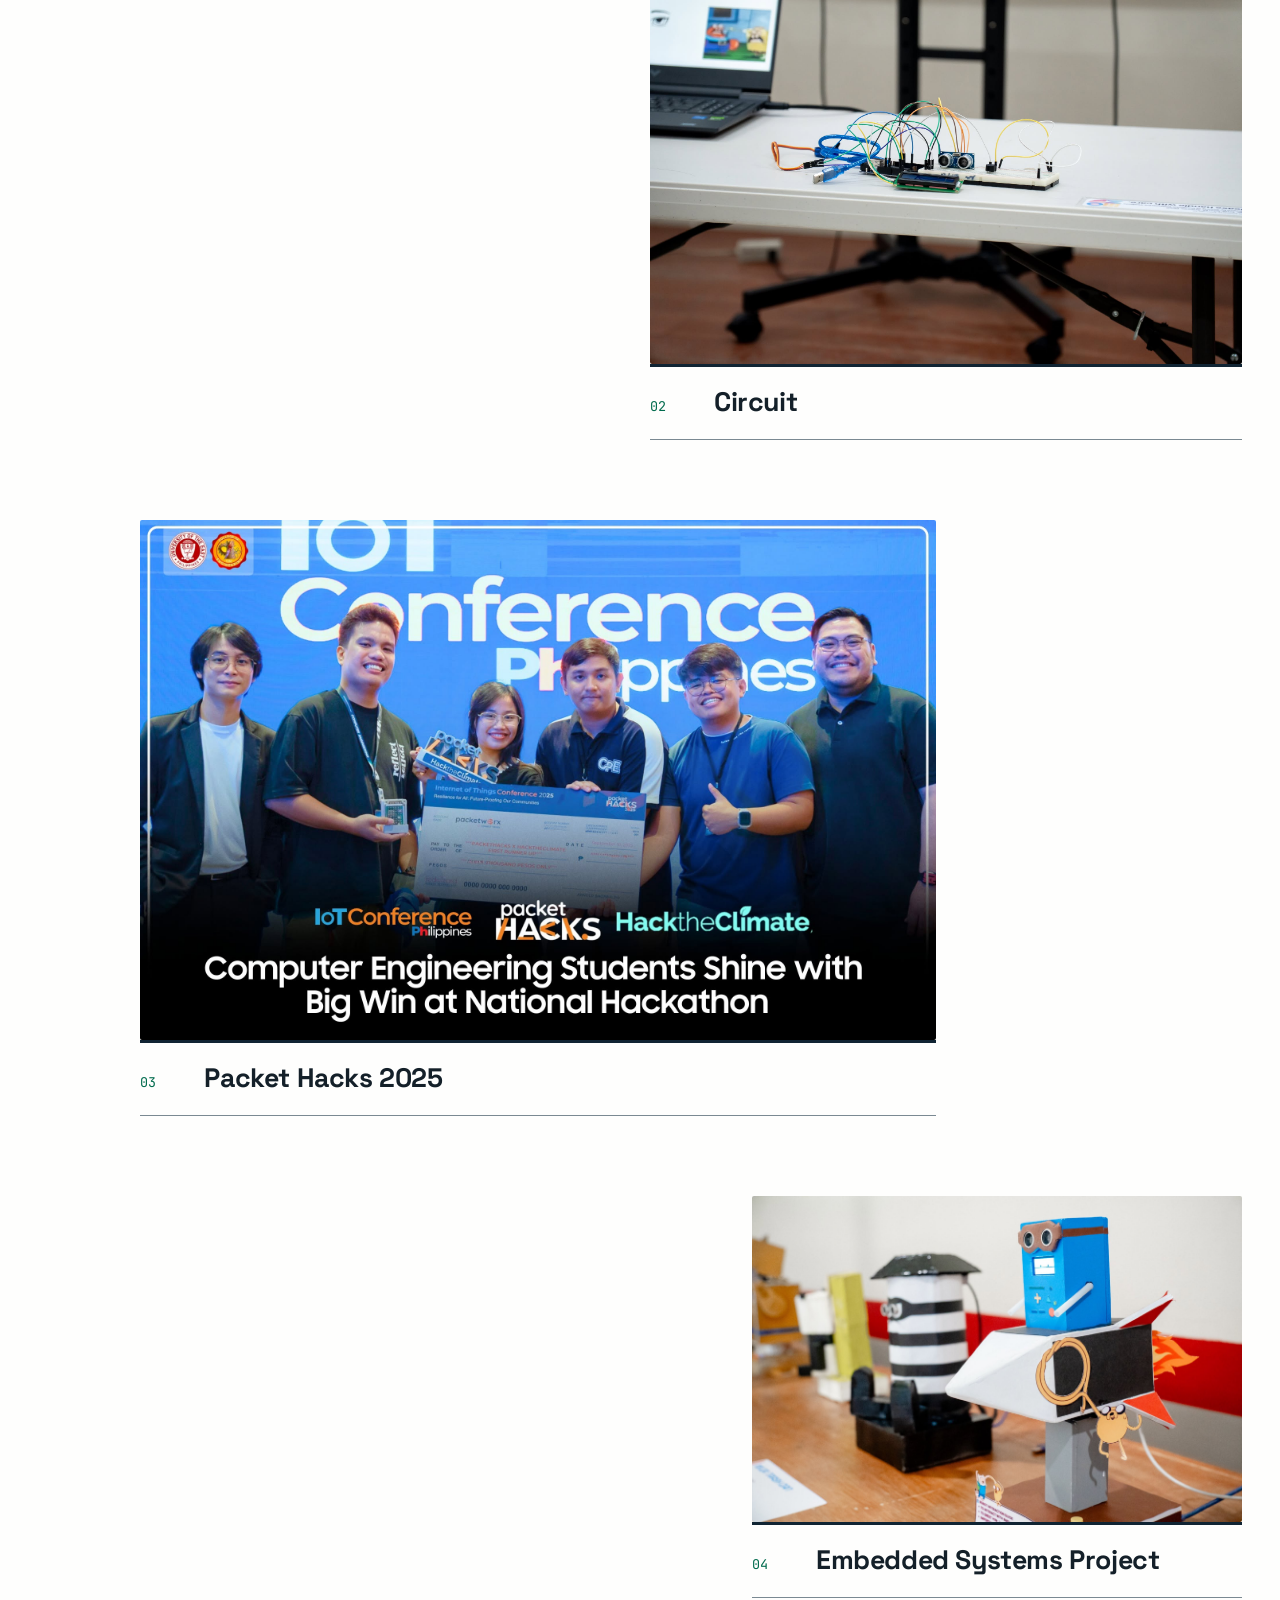
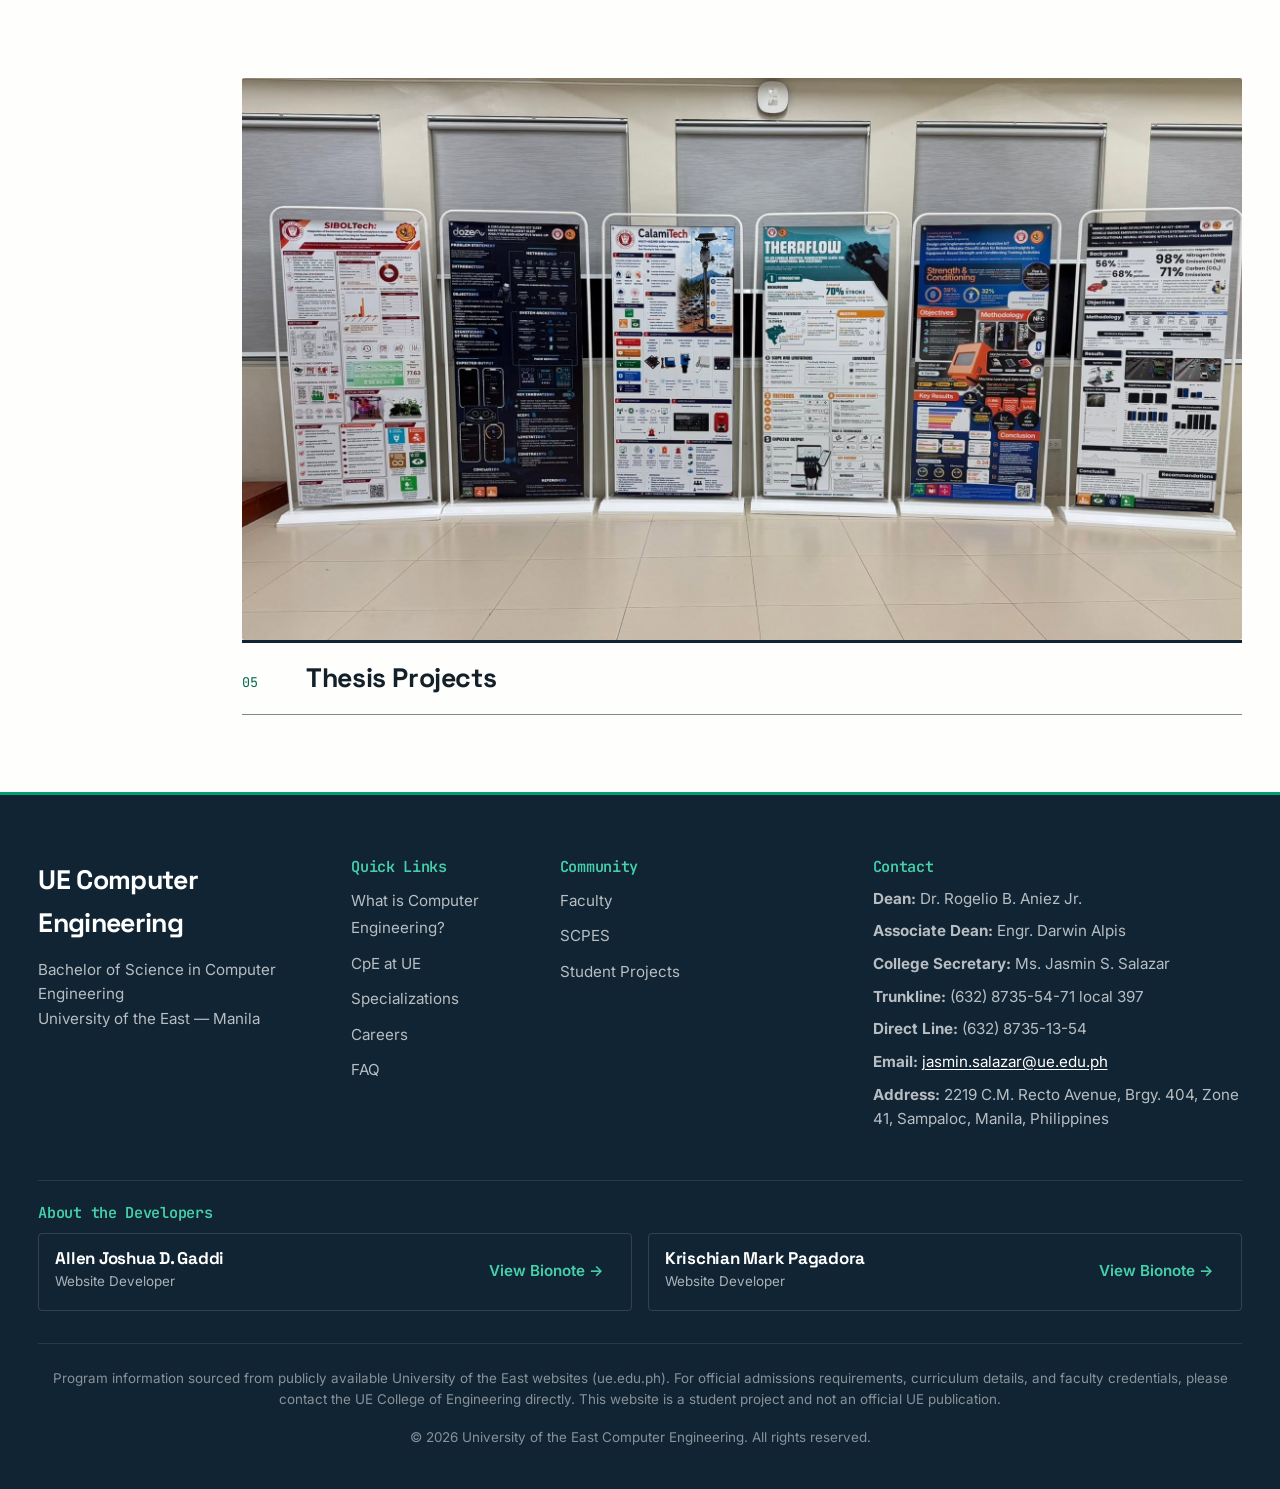
<file: projects.html>
<!DOCTYPE html>
<html lang="en">
<head>
  <meta charset="UTF-8">
  <meta name="viewport" content="width=device-width, initial-scale=1.0">
  <link rel="icon" href="Assets/favicon.svg" type="image/svg+xml">
  <meta name="description" content="Bachelor of Science in Computer Engineering website for the University of the East - Manila" data-i18n="meta.description">
  <title data-i18n="projects.meta.title">Student Projects | UE Computer Engineering</title>
  <link rel="preconnect" href="https://fonts.googleapis.com">
  <link rel="preconnect" href="https://fonts.gstatic.com" crossorigin>
  <link rel="preload" as="style" href="https://fonts.googleapis.com/css2?family=Inter:wght@400;500;600&family=JetBrains+Mono:wght@400;500&family=Space+Grotesk:wght@500;600;700&display=swap" onload="this.onload=null;this.rel='stylesheet'">
  <noscript><link rel="stylesheet" href="https://fonts.googleapis.com/css2?family=Inter:wght@400;500;600&family=JetBrains+Mono:wght@400;500&family=Space+Grotesk:wght@500;600;700&display=swap"></noscript>
  <link href="https://cdn.jsdelivr.net/npm/bootstrap@5.3.3/dist/css/bootstrap.min.css" rel="stylesheet" integrity="sha384-QWTKZyjpPEjISv5WaRU9OFeRpok6YctnYmDr5pNlyT2bRjXh0JMhjY6hW+ALEwIH" crossorigin="anonymous">
  <link rel="stylesheet" href="Assets/css/variables.css">
  <link rel="stylesheet" href="Assets/css/main.css">
  <link rel="stylesheet" href="Assets/css/assistant.css">
</head>
<body class="page-core page-projects">
  <a href="#main-content" class="skip-link" data-i18n="skip.main">Skip to main content</a>

  <nav class="navbar navbar-expand-xxl" aria-label="Main navigation" data-i18n-aria-label="a11y.mainNav">
    <div class="container-custom">
      <a class="navbar-brand" href="index.html" data-i18n="brand.name">UE Computer Engineering</a>
      <button class="navbar-toggler" type="button" data-bs-toggle="collapse" data-bs-target="#navbarNav" aria-controls="navbarNav" aria-expanded="false" aria-label="Toggle navigation" data-i18n-aria-label="a11y.toggleNav">
        <span class="navbar-toggler-icon"></span>
      </button>
      <div class="collapse navbar-collapse" id="navbarNav">
        <button class="navbar-drawer-close" type="button" data-i18n="a11y.closeNav">Close menu</button>
        <ul class="navbar-nav me-auto mb-2 mb-xxl-0">
          <li class="nav-item"><a class="nav-link" href="index.html" data-i18n="nav.home">Home</a></li>
          <li class="nav-item dropdown">
            <a class="nav-link dropdown-toggle" href="#" role="button" data-bs-toggle="dropdown" aria-expanded="false" data-i18n="nav.about">About CpE</a>
            <ul class="dropdown-menu">
              <li><a class="dropdown-item" href="what-is-cpe.html" data-i18n="nav.whatIs">What is Computer Engineering?</a></li>
              <li><a class="dropdown-item" href="what-is-cpe.html#hardware-software" data-i18n="nav.hardwareSoftware">Hardware & Software</a></li>
              <li><a class="dropdown-item" href="what-is-cpe.html#major-fields" data-i18n="nav.majorFields">Major Fields</a></li>
              <li><a class="dropdown-item" href="what-is-cpe.html#why-matters" data-i18n="nav.whyMatters">Why It Matters</a></li>
            </ul>
          </li>
          <li class="nav-item dropdown">
            <a class="nav-link dropdown-toggle" href="#" role="button" data-bs-toggle="dropdown" aria-expanded="false" data-i18n="nav.cpeAtUe">CpE at UE</a>
            <ul class="dropdown-menu">
              <li><a class="dropdown-item" href="cpe-at-ue.html" data-i18n="nav.overview">Program Overview</a></li>
            </ul>
          </li>
          <li class="nav-item"><a class="nav-link" href="specializations.html" data-i18n="nav.specializations">Specializations</a></li>
          <li class="nav-item"><a class="nav-link" href="careers.html" data-i18n="nav.careers">Careers</a></li>
          <li class="nav-item"><a class="nav-link" href="skills.html" data-i18n="nav.skills">Skills</a></li>
          <li class="nav-item dropdown">
            <a class="nav-link dropdown-toggle active" href="#" role="button" data-bs-toggle="dropdown" aria-expanded="false" data-i18n="nav.community">Community</a>
            <ul class="dropdown-menu">
              <li><a class="dropdown-item" href="faculty.html" data-i18n="nav.faculty">Faculty</a></li>
              <li><a class="dropdown-item" href="scpes.html" data-i18n="nav.scpes">SCPES</a></li>
              <li><a class="dropdown-item active" href="projects.html" data-i18n="nav.projects">Student Projects</a></li>
            </ul>
          </li>
          <li class="nav-item"><a class="nav-link" href="faq.html" data-i18n="nav.faq">FAQ</a></li>
          <li class="nav-item"><a class="nav-link" href="contact.html" data-i18n="nav.contact">Contact</a></li>
          <li class="nav-item"><a class="nav-link" href="game.html" data-i18n="nav.game">Game</a></li>
        </ul>
        <div class="dropdown language-selector">
          <button class="btn btn-link nav-link dropdown-toggle" type="button" data-bs-toggle="dropdown" aria-expanded="false" aria-label="Select language" data-i18n-aria-label="a11y.selectLanguage">
            <span data-i18n="lang.current">English</span>
          </button>
          <ul class="dropdown-menu dropdown-menu-end">
            <li><a class="dropdown-item" href="#" data-lang="en" data-i18n="lang.english">English</a></li>
            <li><a class="dropdown-item" href="#" data-lang="fil" data-i18n="lang.filipino">Filipino</a></li>
          </ul>
        </div>
      </div>
    </div>
  </nav>
  <div class="navbar-drawer-backdrop" aria-hidden="true"></div>

  <header class="hero-base hero-base--inner hero-slide hero-slide--page">
    <div class="container-custom hero-base__content">
      <p class="hero-base__eyebrow" data-i18n="nav.community">Community</p>
      <h1 data-i18n="projects.hero.title">Student Projects</h1>
      <p class="lead" data-i18n="projects.hero.tagline">Available project records from the UE Manila Computer Engineering community</p>
    </div>
  </header>

  <main id="main-content">
    <section class="section core-page__content community-page__content">
      <div class="container-custom">
        <nav aria-label="Breadcrumb" class="mb-4" data-i18n-aria-label="a11y.breadcrumb">
          <ol class="breadcrumb">
            <li class="breadcrumb-item"><a href="index.html" data-i18n="nav.home">Home</a></li>
            <li class="breadcrumb-item active" aria-current="page" data-i18n="nav.projects">Student Projects</li>
          </ol>
        </nav>

        <header class="community-page__heading projects-heading">
          <h2 data-i18n="projects.intro.title">Project Records</h2>
          <p data-i18n="projects.intro.desc">Five records are presented using the available project images. Additional verified information will be added when available.</p>
        </header>

        <section class="project-gallery" aria-label="Project records" data-i18n-aria-label="projects.intro.title">
          <article class="project-plate project-plate--lead">
            <figure>
              <div class="project-plate__media">
                <img src="Assets/images/project-and-achievements/annual-research.jpg" alt="Group posing together onstage in the Annual Research showcase image" loading="eager" fetchpriority="high" decoding="async">
              </div>
              <figcaption><h3 data-i18n="projects.annual-research.title">Annual Research</h3></figcaption>
            </figure>
          </article>

          <article class="project-plate">
            <figure>
              <div class="project-plate__media">
                <img src="Assets/images/project-and-achievements/circuit.jpg" alt="Breadboard circuit with sensors, wires, and a display on a laboratory table" loading="lazy" decoding="async">
              </div>
              <figcaption><h3 data-i18n="projects.circuit.title">Circuit</h3></figcaption>
            </figure>
          </article>

          <article class="project-plate">
            <figure>
              <div class="project-plate__media">
                <img src="Assets/images/project-and-achievements/packet-hacks-2025.jpg" alt="Computer Engineering group posing together in the Packet Hacks 2025 showcase image" loading="lazy" decoding="async">
              </div>
              <figcaption><h3 data-i18n="projects.packet-hacks.title">Packet Hacks 2025</h3></figcaption>
            </figure>
          </article>

          <article class="project-plate">
            <figure>
              <div class="project-plate__media">
                <img src="Assets/images/project-and-achievements/project.jpg" alt="Student-built blue character model displayed with other projects" loading="lazy" decoding="async">
              </div>
              <figcaption><h3 data-i18n="projects.generic.title">Embedded Systems Project</h3></figcaption>
            </figure>
          </article>

          <article class="project-plate">
            <figure>
              <div class="project-plate__media">
                <img src="Assets/images/project-and-achievements/thesis-projects.jpg" alt="Six thesis project posters displayed in a laboratory" loading="lazy" decoding="async">
              </div>
              <figcaption><h3 data-i18n="projects.thesis.title">Thesis Projects</h3></figcaption>
            </figure>
          </article>
        </section>
      </div>
    </section>
  </main>

  <footer class="site-footer" role="contentinfo">
    <div class="container-custom">
      <div class="row g-5">
        <div class="col-lg-3 col-md-6">
          <p class="footer-brand" data-i18n="brand.name">UE Computer Engineering</p>
          <p class="footer-tagline">
            <span data-i18n="footer.tagline">Bachelor of Science in Computer Engineering</span>
            <br>
            <span data-i18n="footer.university">University of the East — Manila</span>
          </p>
        </div>
        <div class="col-lg-2 col-md-6">
          <h2 class="footer-heading" data-i18n="footer.quickLinks">Quick Links</h2>
          <ul class="footer-links">
            <li><a href="what-is-cpe.html" data-i18n="nav.whatIs">What is Computer Engineering?</a></li>
            <li><a href="cpe-at-ue.html" data-i18n="nav.cpeAtUe">CpE at UE</a></li>
            <li><a href="specializations.html" data-i18n="nav.specializations">Specializations</a></li>
            <li><a href="careers.html" data-i18n="nav.careers">Careers</a></li>
            <li><a href="faq.html" data-i18n="nav.faq">FAQ</a></li>
          </ul>
        </div>
        <div class="col-lg-3 col-md-6">
          <h2 class="footer-heading" data-i18n="footer.community">Community</h2>
          <ul class="footer-links">
            <li><a href="faculty.html" data-i18n="nav.faculty">Faculty</a></li>
            <li><a href="scpes.html" data-i18n="nav.scpes">SCPES</a></li>
            <li><a href="projects.html" data-i18n="nav.projects">Student Projects</a></li>
          </ul>
        </div>
        <div class="col-lg-4 col-md-6">
          <h2 class="footer-heading" data-i18n="footer.contact">Contact</h2>
          <address class="footer-contact">
            <p><strong data-i18n="footer.dean">Dean:</strong> Dr. Rogelio B. Aniez Jr.</p>
            <p><strong data-i18n="footer.assocDean">Associate Dean:</strong> Engr. Darwin Alpis</p>
            <p><strong data-i18n="footer.secretary">College Secretary:</strong> Ms. Jasmin S. Salazar</p>
            <p><strong data-i18n="footer.trunkline">Trunkline:</strong> (632) 8735-54-71 local 397</p>
            <p><strong data-i18n="footer.directLine">Direct Line:</strong> (632) 8735-13-54</p>
            <p><strong data-i18n="footer.email">Email:</strong> <a href="mailto:jasmin.salazar@ue.edu.ph">jasmin.salazar@ue.edu.ph</a></p>
            <p><strong data-i18n="footer.address">Address:</strong> 2219 C.M. Recto Avenue, Brgy. 404, Zone 41, Sampaloc, Manila, Philippines</p>
          </address>
        </div>
      </div>
      <section class="footer-developers" aria-labelledby="footer-developers-title">
        <h2 id="footer-developers-title" class="footer-heading" data-i18n="footer.developers.title">About the Developers</h2>
        <div class="footer-developers__list">
          <article class="footer-developer">
            <div><h3>Allen Joshua D. Gaddi</h3><p data-i18n="footer.developers.role">Website Developer</p></div>
            <a class="footer-developer__link" href="bionote/"><span data-i18n="footer.developers.view">View Bionote</span>&nbsp;<span aria-hidden="true">&rarr;</span></a>
          </article>
          <article class="footer-developer">
            <div><h3>Krischian Mark Pagadora</h3><p data-i18n="footer.developers.role">Website Developer</p></div>
            <a class="footer-developer__link" href="https://pagadorakrischianmark-debug.github.io/ncp3106_2026_kmpagadora/" target="_blank" rel="noopener noreferrer"><span data-i18n="footer.developers.view">View Bionote</span>&nbsp;<span aria-hidden="true">&rarr;</span></a>
          </article>
        </div>
      </section>
      <div class="footer-bottom">
        <p data-i18n="footer.disclaimer">Program information sourced from publicly available University of the East websites (ue.edu.ph). For official admissions requirements, curriculum details, and faculty credentials, please contact the UE College of Engineering directly. This website is a student project and not an official UE publication.</p>
        <p data-i18n="footer.copyright">&copy; 2026 University of the East Computer Engineering. All rights reserved.</p>
      </div>
    </div>
  </footer>

  <button class="scroll-top" aria-label="Scroll to top" data-i18n-aria-label="a11y.scrollTop" hidden>
    <svg width="20" height="20" viewBox="0 0 24 24" fill="none" stroke="currentColor" stroke-width="2" stroke-linecap="round" stroke-linejoin="round"><path d="M18 15l-6-6-6 6"/></svg>
  </button>

  <script src="https://cdn.jsdelivr.net/npm/bootstrap@5.3.3/dist/js/bootstrap.bundle.min.js" integrity="sha384-YvpcrYf0tY3lHB60NNkmXc5s9fDVZLESaAA55NDzOxhy9GkcIdslK1eN7N6jIeHz" crossorigin="anonymous"></script>
  <script src="Assets/js/i18n.js"></script>
  <script src="Assets/js/assistant.js"></script>
  <script src="Assets/js/navbar.js"></script>
  <script src="Assets/js/main.js"></script>
</body>
</html>
</file>
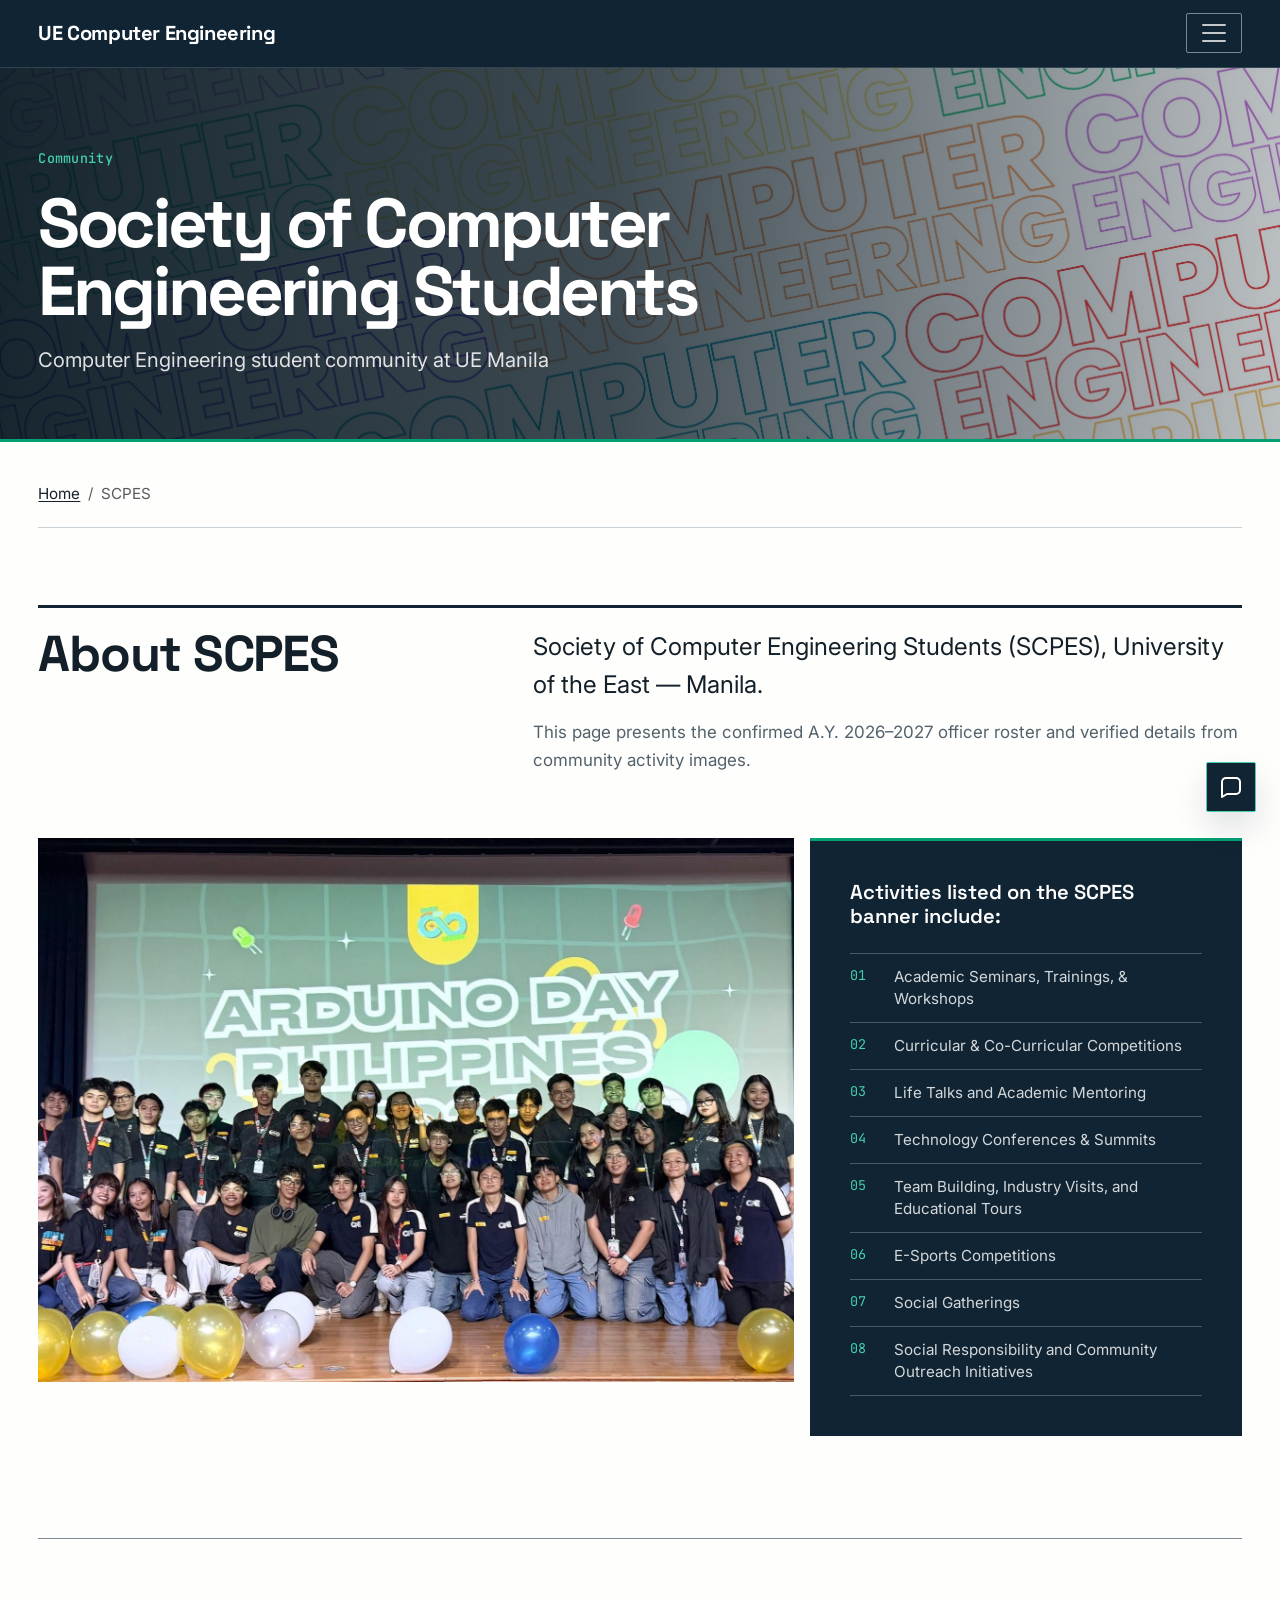
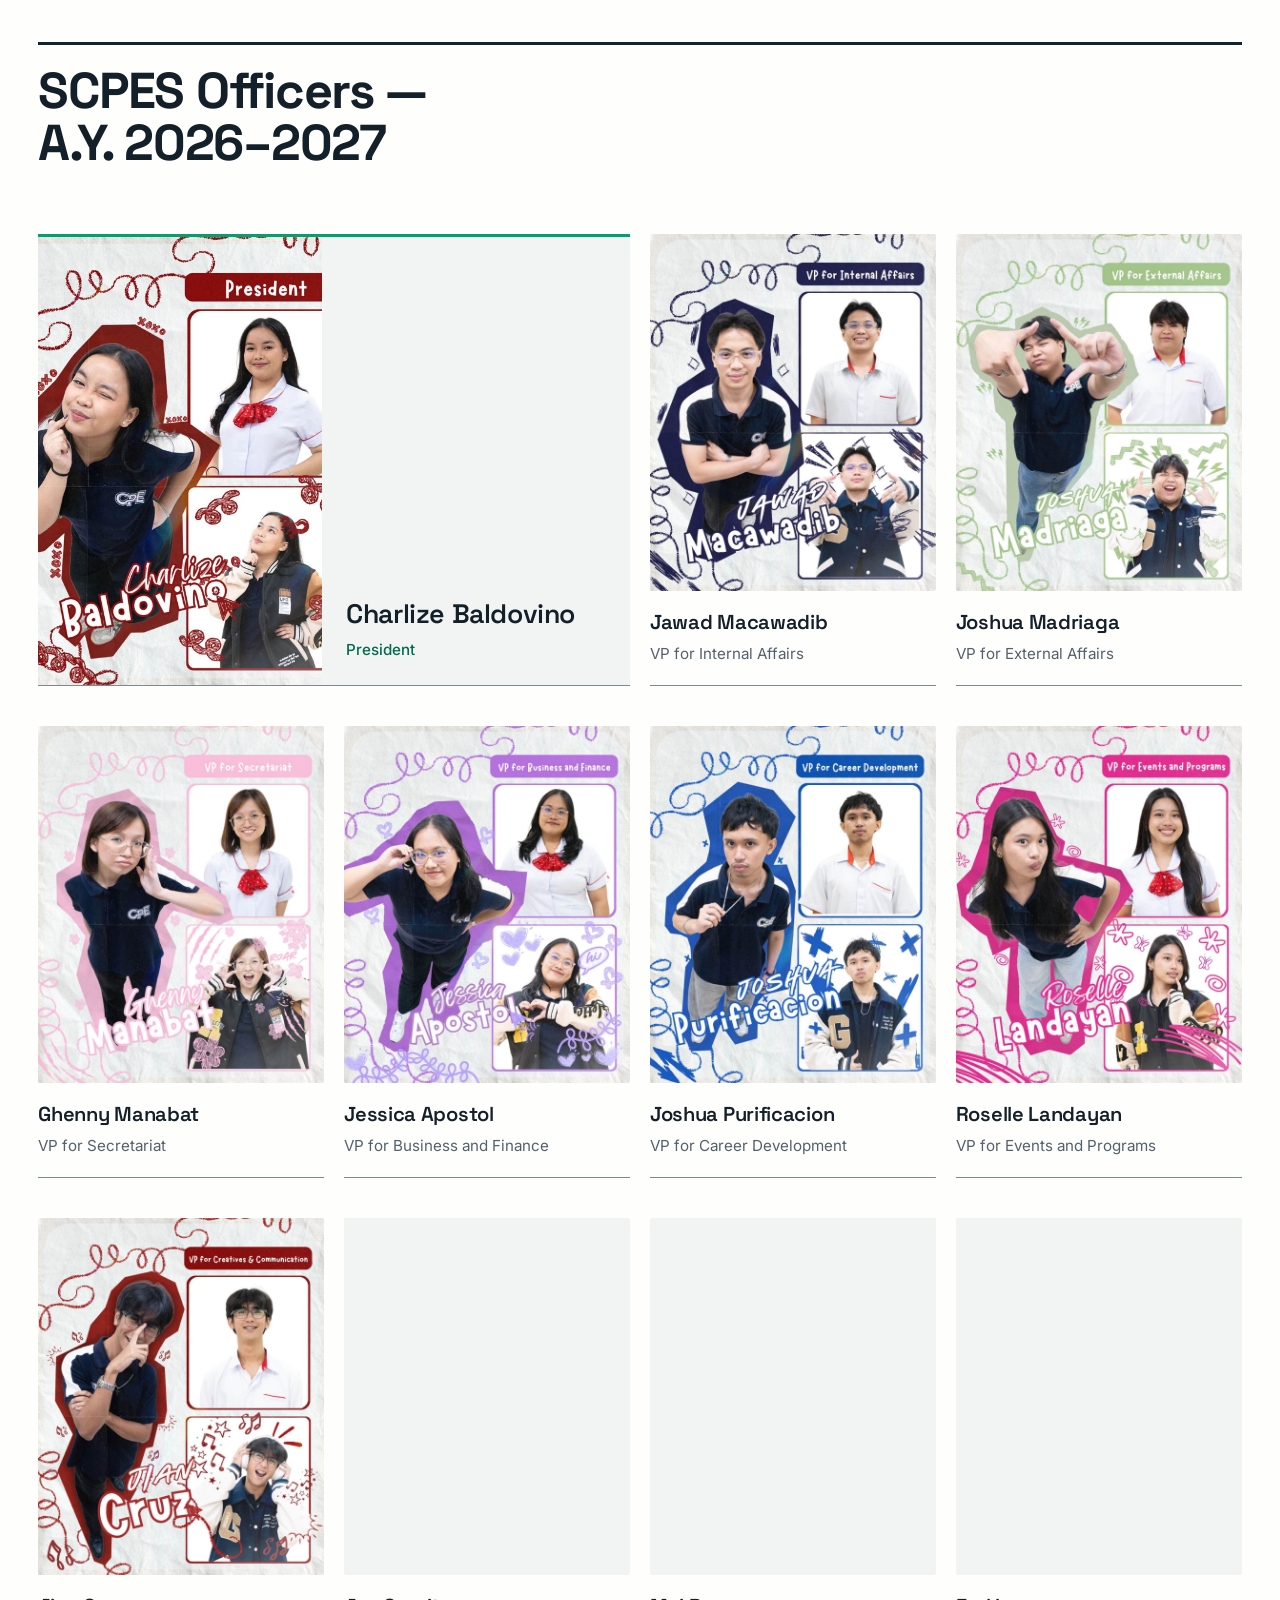
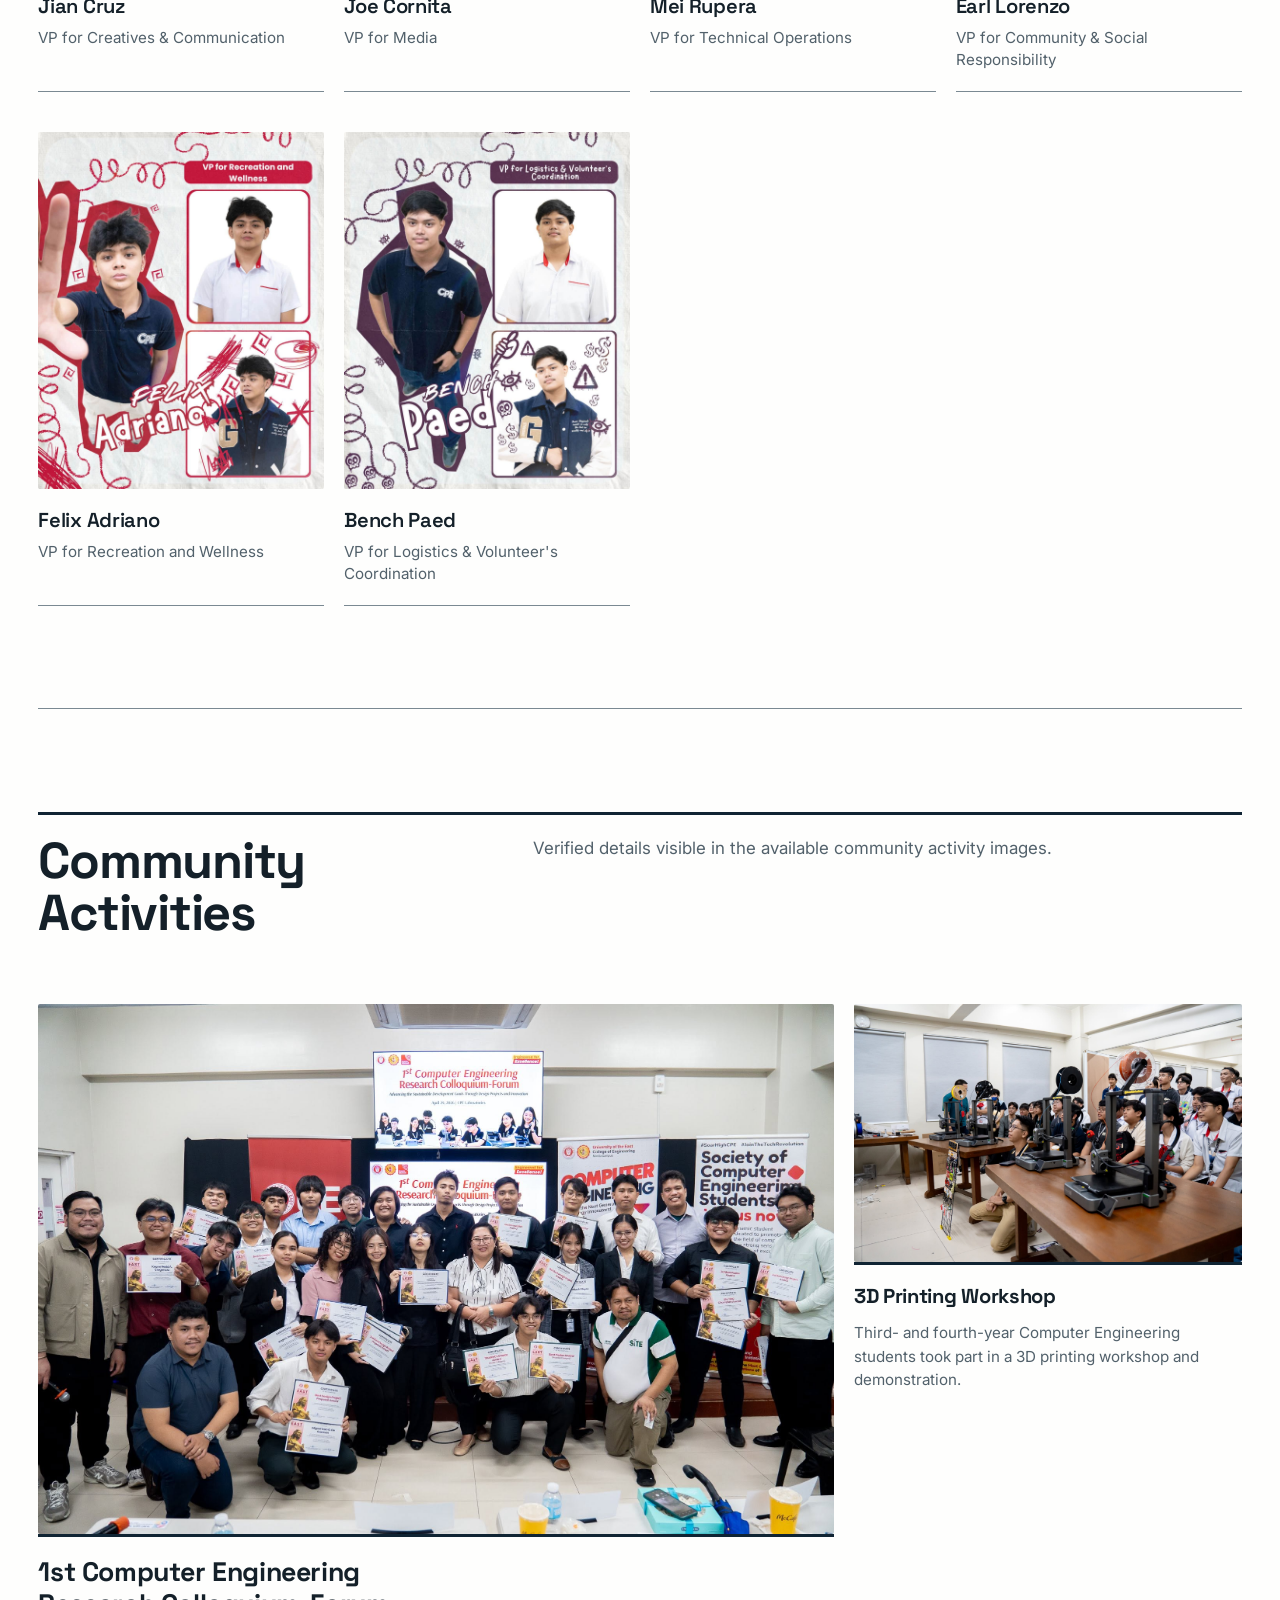
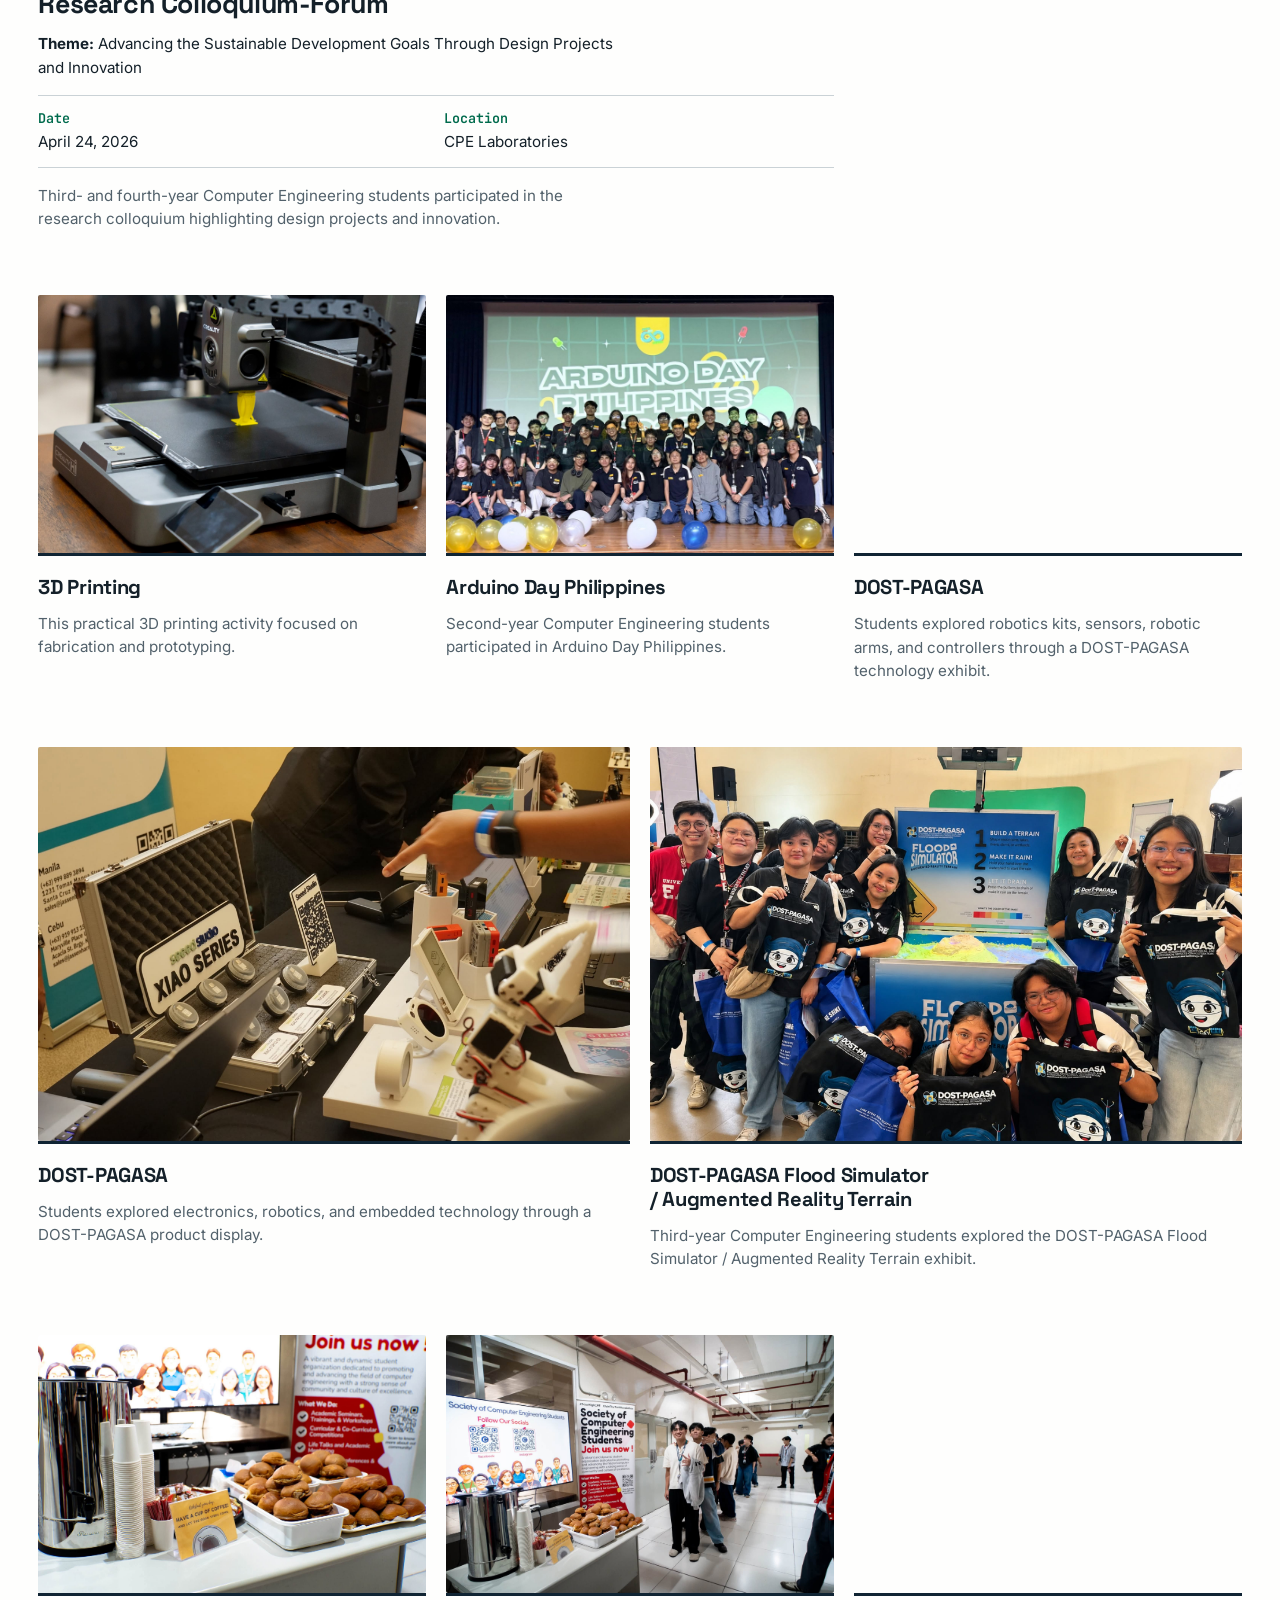
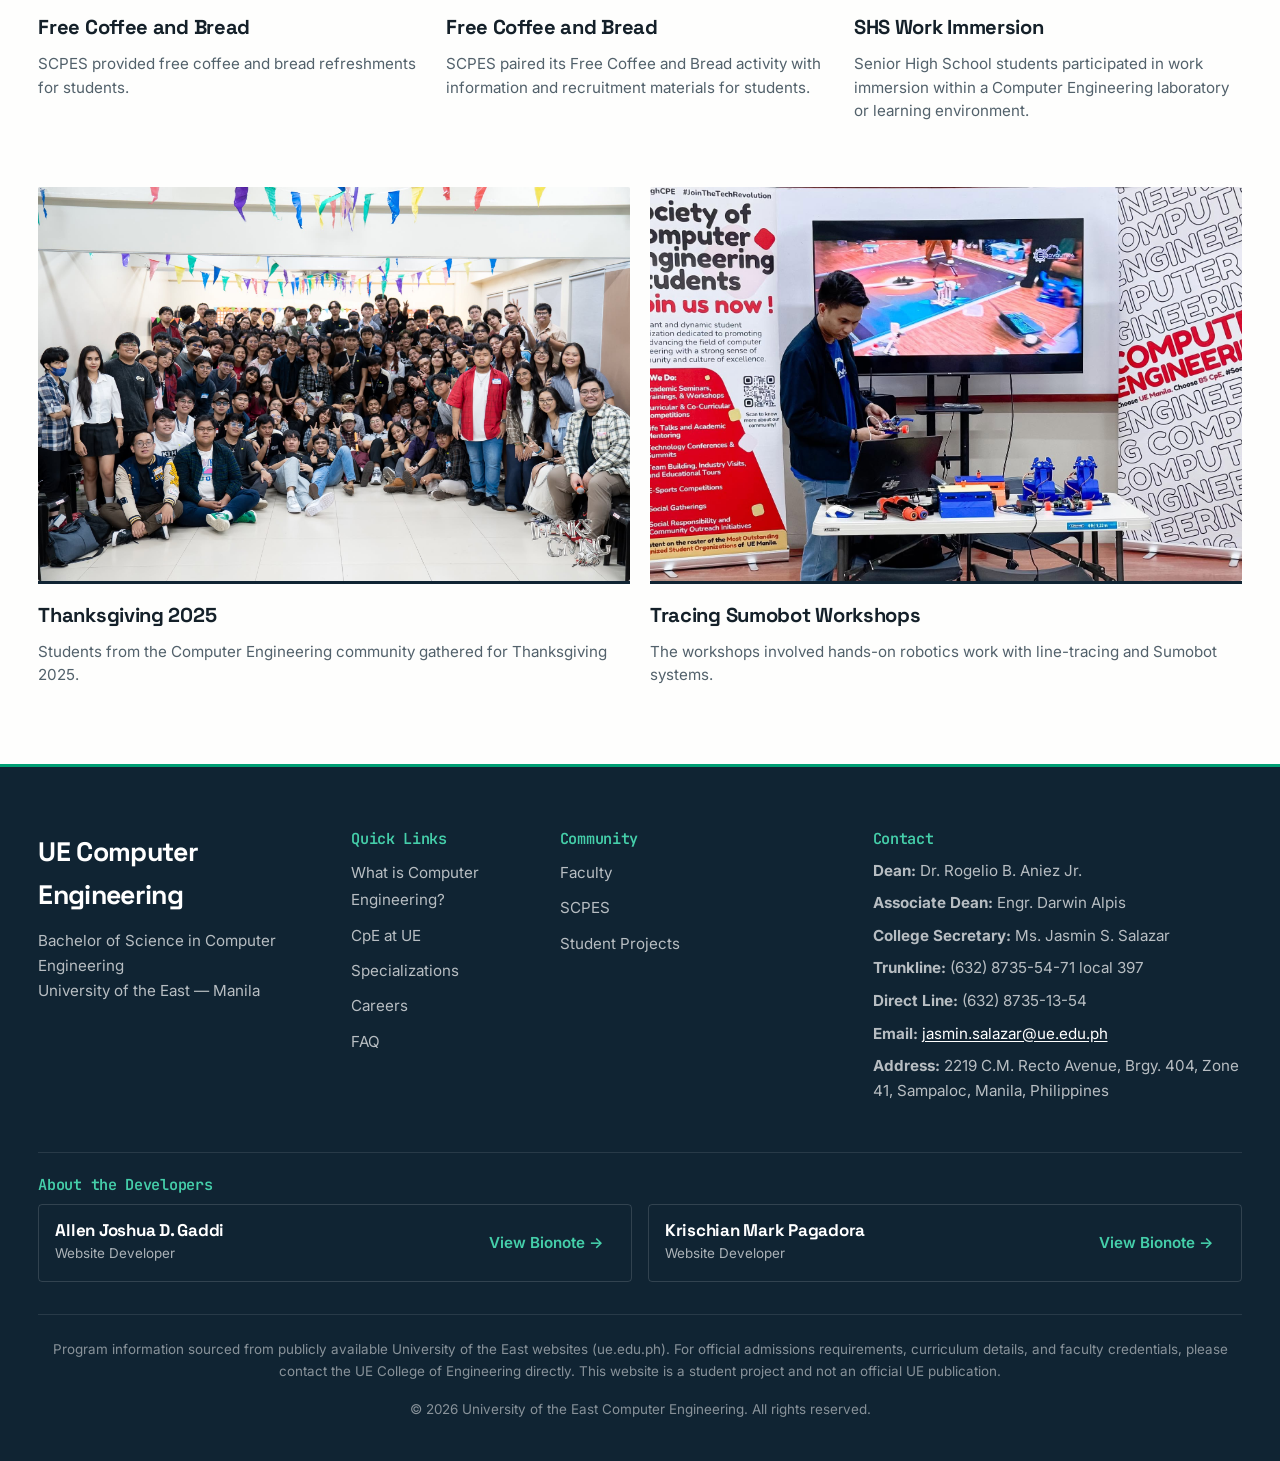
<file: scpes.html>
<!DOCTYPE html>
<html lang="en">
<head>
  <meta charset="UTF-8">
  <meta name="viewport" content="width=device-width, initial-scale=1.0">
  <link rel="icon" href="Assets/favicon.svg" type="image/svg+xml">
  <meta name="description" content="Bachelor of Science in Computer Engineering website for the University of the East - Manila" data-i18n="meta.description">
  <title data-i18n="scpes.meta.title">SCPES | UE Computer Engineering</title>
  <link rel="preconnect" href="https://fonts.googleapis.com">
  <link rel="preconnect" href="https://fonts.gstatic.com" crossorigin>
  <link rel="preload" as="style" href="https://fonts.googleapis.com/css2?family=Inter:wght@400;500;600&family=JetBrains+Mono:wght@400;500&family=Space+Grotesk:wght@500;600;700&display=swap" onload="this.onload=null;this.rel='stylesheet'">
  <noscript><link rel="stylesheet" href="https://fonts.googleapis.com/css2?family=Inter:wght@400;500;600&family=JetBrains+Mono:wght@400;500&family=Space+Grotesk:wght@500;600;700&display=swap"></noscript>
  <link href="https://cdn.jsdelivr.net/npm/bootstrap@5.3.3/dist/css/bootstrap.min.css" rel="stylesheet" integrity="sha384-QWTKZyjpPEjISv5WaRU9OFeRpok6YctnYmDr5pNlyT2bRjXh0JMhjY6hW+ALEwIH" crossorigin="anonymous">
  <link rel="stylesheet" href="Assets/css/variables.css">
  <link rel="stylesheet" href="Assets/css/main.css">
  <link rel="stylesheet" href="Assets/css/assistant.css">
</head>
<body class="page-core page-scpes">
  <a href="#main-content" class="skip-link" data-i18n="skip.main">Skip to main content</a>

  <nav class="navbar navbar-expand-xxl" aria-label="Main navigation" data-i18n-aria-label="a11y.mainNav">
    <div class="container-custom">
      <a class="navbar-brand" href="index.html" data-i18n="brand.name">UE Computer Engineering</a>
      <button class="navbar-toggler" type="button" data-bs-toggle="collapse" data-bs-target="#navbarNav" aria-controls="navbarNav" aria-expanded="false" aria-label="Toggle navigation" data-i18n-aria-label="a11y.toggleNav">
        <span class="navbar-toggler-icon"></span>
      </button>
      <div class="collapse navbar-collapse" id="navbarNav">
        <button class="navbar-drawer-close" type="button" data-i18n="a11y.closeNav">Close menu</button>
        <ul class="navbar-nav me-auto mb-2 mb-xxl-0">
          <li class="nav-item"><a class="nav-link" href="index.html" data-i18n="nav.home">Home</a></li>
          <li class="nav-item dropdown">
            <a class="nav-link dropdown-toggle" href="#" role="button" data-bs-toggle="dropdown" aria-expanded="false" data-i18n="nav.about">About CpE</a>
            <ul class="dropdown-menu">
              <li><a class="dropdown-item" href="what-is-cpe.html" data-i18n="nav.whatIs">What is Computer Engineering?</a></li>
              <li><a class="dropdown-item" href="what-is-cpe.html#hardware-software" data-i18n="nav.hardwareSoftware">Hardware & Software</a></li>
              <li><a class="dropdown-item" href="what-is-cpe.html#major-fields" data-i18n="nav.majorFields">Major Fields</a></li>
              <li><a class="dropdown-item" href="what-is-cpe.html#why-matters" data-i18n="nav.whyMatters">Why It Matters</a></li>
            </ul>
          </li>
          <li class="nav-item dropdown">
            <a class="nav-link dropdown-toggle" href="#" role="button" data-bs-toggle="dropdown" aria-expanded="false" data-i18n="nav.cpeAtUe">CpE at UE</a>
            <ul class="dropdown-menu">
              <li><a class="dropdown-item" href="cpe-at-ue.html" data-i18n="nav.overview">Program Overview</a></li>
            </ul>
          </li>
          <li class="nav-item"><a class="nav-link" href="specializations.html" data-i18n="nav.specializations">Specializations</a></li>
          <li class="nav-item"><a class="nav-link" href="careers.html" data-i18n="nav.careers">Careers</a></li>
          <li class="nav-item"><a class="nav-link" href="skills.html" data-i18n="nav.skills">Skills</a></li>
          <li class="nav-item dropdown">
            <a class="nav-link dropdown-toggle active" href="#" role="button" data-bs-toggle="dropdown" aria-expanded="false" data-i18n="nav.community">Community</a>
            <ul class="dropdown-menu">
              <li><a class="dropdown-item" href="faculty.html" data-i18n="nav.faculty">Faculty</a></li>
              <li><a class="dropdown-item active" href="scpes.html" data-i18n="nav.scpes">SCPES</a></li>
              <li><a class="dropdown-item" href="projects.html" data-i18n="nav.projects">Student Projects</a></li>
            </ul>
          </li>
          <li class="nav-item"><a class="nav-link" href="faq.html" data-i18n="nav.faq">FAQ</a></li>
          <li class="nav-item"><a class="nav-link" href="contact.html" data-i18n="nav.contact">Contact</a></li>
          <li class="nav-item"><a class="nav-link" href="game.html" data-i18n="nav.game">Game</a></li>
        </ul>
        <div class="dropdown language-selector">
          <button class="btn btn-link nav-link dropdown-toggle" type="button" data-bs-toggle="dropdown" aria-expanded="false" aria-label="Select language" data-i18n-aria-label="a11y.selectLanguage">
            <span data-i18n="lang.current">English</span>
          </button>
          <ul class="dropdown-menu dropdown-menu-end">
            <li><a class="dropdown-item" href="#" data-lang="en" data-i18n="lang.english">English</a></li>
            <li><a class="dropdown-item" href="#" data-lang="fil" data-i18n="lang.filipino">Filipino</a></li>
          </ul>
        </div>
      </div>
    </div>
  </nav>
  <div class="navbar-drawer-backdrop" aria-hidden="true"></div>

  <header class="hero-base hero-base--inner hero-slide hero-slide--page">
    <div class="container-custom hero-base__content">
      <p class="hero-base__eyebrow" data-i18n="nav.community">Community</p>
      <h1 data-i18n="scpes.hero.title">Society of Computer Engineering Students</h1>
      <p class="lead" data-i18n="scpes.hero.tagline">Computer Engineering student community at UE Manila</p>
    </div>
  </header>

  <main id="main-content">
    <section class="section core-page__content community-page__content">
      <div class="container-custom">
        <nav aria-label="Breadcrumb" class="mb-4" data-i18n-aria-label="a11y.breadcrumb">
          <ol class="breadcrumb">
            <li class="breadcrumb-item"><a href="index.html" data-i18n="nav.home">Home</a></li>
            <li class="breadcrumb-item active" aria-current="page" data-i18n="nav.scpes">SCPES</li>
          </ol>
        </nav>

        <section class="community-intro" aria-labelledby="scpes-about-title">
          <header class="community-page__heading">
            <h2 id="scpes-about-title" data-i18n="scpes.about.title">About SCPES</h2>
            <div>
              <p class="lead" data-i18n="scpes.about.mission">Society of Computer Engineering Students (SCPES), University of the East — Manila.</p>
              <p data-i18n="scpes.about.desc">This page presents the confirmed A.Y. 2026–2027 officer roster and verified details from community activity images.</p>
            </div>
          </header>
          <div class="scpes-intro-grid">
            <figure class="scpes-intro-image">
              <img src="Assets/images/scpes/arduino-day.jpg" alt="SCPES community gathered onstage at Arduino Day Philippines" decoding="async">
            </figure>
            <div class="scpes-category-panel">
              <p class="scpes-activities-intro" data-i18n="scpes.activities.intro">Activities listed on the SCPES banner include:</p>
              <ol class="scpes-activity-list">
                <li data-i18n="scpes.activities.item1">Academic Seminars, Trainings, &amp; Workshops</li>
                <li data-i18n="scpes.activities.item2">Curricular &amp; Co-Curricular Competitions</li>
                <li data-i18n="scpes.activities.item3">Life Talks and Academic Mentoring</li>
                <li data-i18n="scpes.activities.item4">Technology Conferences &amp; Summits</li>
                <li data-i18n="scpes.activities.item5">Team Building, Industry Visits, and Educational Tours</li>
                <li data-i18n="scpes.activities.item6">E-Sports Competitions</li>
                <li data-i18n="scpes.activities.item7">Social Gatherings</li>
                <li data-i18n="scpes.activities.item8">Social Responsibility and Community Outreach Initiatives</li>
              </ol>
            </div>
          </div>
        </section>

        <section class="community-section scpes-officers" aria-labelledby="scpes-officers-title">
          <header class="community-page__heading community-page__heading--compact">
            <h2 id="scpes-officers-title" data-i18n="scpes.officers.title">SCPES Officers — A.Y. 2026–2027</h2>
          </header>

          <div class="officer-grid">
            <article class="officer-card officer-card--president"><img src="Assets/images/officers/pic15.jpg" alt="Charlize Baldovino" loading="lazy" decoding="async"><div class="officer-card__caption"><h3 class="officer-name">Charlize Baldovino</h3><p class="officer-detail" data-i18n="scpes.officers.president">President</p></div></article>
            <article class="officer-card"><img src="Assets/images/officers/pic14.jpg" alt="Jawad Macawadib" loading="lazy" decoding="async"><div class="officer-card__caption"><h3 class="officer-name">Jawad Macawadib</h3><p class="officer-detail" data-i18n="scpes.officers.internal">VP for Internal Affairs</p></div></article>
            <article class="officer-card"><img src="Assets/images/officers/pic16.jpg" alt="Joshua Madriaga" loading="lazy" decoding="async"><div class="officer-card__caption"><h3 class="officer-name">Joshua Madriaga</h3><p class="officer-detail" data-i18n="scpes.officers.external">VP for External Affairs</p></div></article>
            <article class="officer-card"><img src="Assets/images/officers/pic12.jpg" alt="Ghenny Manabat" loading="lazy" decoding="async"><div class="officer-card__caption"><h3 class="officer-name">Ghenny Manabat</h3><p class="officer-detail" data-i18n="scpes.officers.secretariat">VP for Secretariat</p></div></article>
            <article class="officer-card"><img src="Assets/images/officers/pic17.jpg" alt="Jessica Apostol" loading="lazy" decoding="async"><div class="officer-card__caption"><h3 class="officer-name" data-i18n="scpes.officers.jessica.name">Jessica Apostol</h3><p class="officer-detail" data-i18n="scpes.officers.finance">VP for Business and Finance</p></div></article>
            <article class="officer-card"><img src="Assets/images/officers/pic18.jpg" alt="Joshua Purificacion" loading="lazy" decoding="async"><div class="officer-card__caption"><h3 class="officer-name">Joshua Purificacion</h3><p class="officer-detail" data-i18n="scpes.officers.career">VP for Career Development</p></div></article>
            <article class="officer-card"><img src="Assets/images/officers/pic8.jpg" alt="Roselle Landayan" loading="lazy" decoding="async"><div class="officer-card__caption"><h3 class="officer-name">Roselle Landayan</h3><p class="officer-detail" data-i18n="scpes.officers.events">VP for Events and Programs</p></div></article>
            <article class="officer-card"><img src="Assets/images/officers/pic13.jpg" alt="Jian Cruz" loading="lazy" decoding="async"><div class="officer-card__caption"><h3 class="officer-name" data-i18n="scpes.officers.jian.name">Jian Cruz</h3><p class="officer-detail" data-i18n="scpes.officers.creatives">VP for Creatives &amp; Communication</p></div></article>
            <article class="officer-card"><img src="Assets/images/officers/pic9.jpg" alt="Joe Cornita" loading="lazy" decoding="async"><div class="officer-card__caption"><h3 class="officer-name">Joe Cornita</h3><p class="officer-detail" data-i18n="scpes.officers.media">VP for Media</p></div></article>
            <article class="officer-card"><img src="Assets/images/officers/pic11.jpg" alt="Mei Rupera" loading="lazy" decoding="async"><div class="officer-card__caption"><h3 class="officer-name">Mei Rupera</h3><p class="officer-detail" data-i18n="scpes.officers.technical">VP for Technical Operations</p></div></article>
            <article class="officer-card"><img src="Assets/images/officers/pic10.jpg" alt="Earl Lorenzo" loading="lazy" decoding="async"><div class="officer-card__caption"><h3 class="officer-name">Earl Lorenzo</h3><p class="officer-detail" data-i18n="scpes.officers.community">VP for Community &amp; Social Responsibility</p></div></article>
            <article class="officer-card"><img src="Assets/images/officers/pic7.jpg" alt="Felix Adriano" loading="lazy" decoding="async"><div class="officer-card__caption"><h3 class="officer-name">Felix Adriano</h3><p class="officer-detail" data-i18n="scpes.officers.recreation">VP for Recreation and Wellness</p></div></article>
            <article class="officer-card"><img src="Assets/images/officers/pic19.jpg" alt="Bench Paed" loading="lazy" decoding="async"><div class="officer-card__caption"><h3 class="officer-name">Bench Paed</h3><p class="officer-detail" data-i18n="scpes.officers.logistics">VP for Logistics &amp; Volunteer's Coordination</p></div></article>
          </div>
        </section>

        <section class="community-section" aria-labelledby="scpes-events-title">
          <header class="community-page__heading">
            <h2 id="scpes-events-title" data-i18n="scpes.events.title">Community Activities</h2>
            <p data-i18n="scpes.events.intro">Verified details visible in the available community activity images.</p>
          </header>

          <div class="activity-journal">
            <article class="community-event community-event--lead"><img src="Assets/images/scpes/1st-computer-engineering-research-colloquium-forum).jpg" alt="1st Computer Engineering Research Colloquium-Forum group with certificates" loading="lazy" decoding="async"><div class="community-event-body"><h3 data-i18n="scpes.events.1.title">1st Computer Engineering Research Colloquium-Forum</h3><p class="community-event-theme"><strong data-i18n="scpes.events.themeLabel">Theme:</strong> <span data-i18n="scpes.events.1.theme">Advancing the Sustainable Development Goals Through Design Projects and Innovation</span></p><dl class="community-event-meta"><div><dt data-i18n="scpes.events.dateLabel">Date</dt><dd data-i18n="scpes.events.1.date">April 24, 2026</dd></div><div><dt data-i18n="scpes.events.locationLabel">Location</dt><dd data-i18n="scpes.events.1.location">CPE Laboratories</dd></div></dl><p data-i18n="scpes.events.1.desc">Third- and fourth-year Computer Engineering students participated in the research colloquium highlighting design projects and innovation.</p></div></article>
            <article class="community-event"><img src="Assets/images/scpes/3d-printing-workshop.jpg" alt="Students participating in a 3D printing workshop" loading="lazy" decoding="async"><div class="community-event-body"><h3 data-i18n="scpes.events.2.title">3D Printing Workshop</h3><p data-i18n="scpes.events.2.desc">Third- and fourth-year Computer Engineering students took part in a 3D printing workshop and demonstration.</p></div></article>
            <article class="community-event"><img src="Assets/images/scpes/3d-printing.jpg" alt="3D printing fabrication activity" loading="lazy" decoding="async"><div class="community-event-body"><h3 data-i18n="scpes.events.3.title">3D Printing</h3><p data-i18n="scpes.events.3.desc">This practical 3D printing activity focused on fabrication and prototyping.</p></div></article>
            <article class="community-event"><img src="Assets/images/scpes/arduino-day.jpg" alt="Group on stage at Arduino Day Philippines" loading="lazy" decoding="async"><div class="community-event-body"><h3 data-i18n="scpes.events.4.title">Arduino Day Philippines</h3><p data-i18n="scpes.events.4.desc">Second-year Computer Engineering students participated in Arduino Day Philippines.</p></div></article>
            <article class="community-event"><img src="Assets/images/scpes/dost-pagasa (1).jpg" alt="Robotics kits, sensors, robotic arms, and controller display" loading="lazy" decoding="async"><div class="community-event-body"><h3 data-i18n="scpes.events.5.title">DOST-PAGASA</h3><p data-i18n="scpes.events.5.desc">Students explored robotics kits, sensors, robotic arms, and controllers through a DOST-PAGASA technology exhibit.</p></div></article>
            <article class="community-event community-event--wide"><img src="Assets/images/scpes/dost-pagasa (2).jpg" alt="Seeed Studio XIAO Series electronics display" loading="lazy" decoding="async"><div class="community-event-body"><h3 data-i18n="scpes.events.6.title">DOST-PAGASA</h3><p data-i18n="scpes.events.6.desc">Students explored electronics, robotics, and embedded technology through a DOST-PAGASA product display.</p></div></article>
            <article class="community-event community-event--wide"><img src="Assets/images/scpes/dost-pagasa (3).jpg" alt="Group at the DOST-PAGASA Flood Simulator exhibit" loading="lazy" decoding="async"><div class="community-event-body"><h3 data-i18n="scpes.events.7.title">DOST-PAGASA Flood Simulator / Augmented Reality Terrain</h3><p data-i18n="scpes.events.7.desc">Third-year Computer Engineering students explored the DOST-PAGASA Flood Simulator / Augmented Reality Terrain exhibit.</p></div></article>
            <article class="community-event"><img src="Assets/images/scpes/free-coffee-and-bread1.jpg" alt="Refreshment table with coffee and bread" loading="lazy" decoding="async"><div class="community-event-body"><h3 data-i18n="scpes.events.8.title">Free Coffee and Bread</h3><p data-i18n="scpes.events.8.desc">SCPES provided free coffee and bread refreshments for students.</p></div></article>
            <article class="community-event"><img src="Assets/images/scpes/free-coffee-and-bread2.jpg" alt="SCPES information display beside coffee and bread" loading="lazy" decoding="async"><div class="community-event-body"><h3 data-i18n="scpes.events.9.title">Free Coffee and Bread</h3><p data-i18n="scpes.events.9.desc">SCPES paired its Free Coffee and Bread activity with information and recruitment materials for students.</p></div></article>
            <article class="community-event"><img src="Assets/images/scpes/shs-work-immersion.jpg" alt="Group at the SHS Work Immersion activity" loading="lazy" decoding="async"><div class="community-event-body"><h3 data-i18n="scpes.events.10.title">SHS Work Immersion</h3><p data-i18n="scpes.events.10.desc">Senior High School students participated in work immersion within a Computer Engineering laboratory or learning environment.</p></div></article>
            <article class="community-event community-event--wide"><img src="Assets/images/scpes/thanksgiving-2025.jpg" alt="Group at the Thanksgiving 2025 activity" loading="lazy" decoding="async"><div class="community-event-body"><h3 data-i18n="scpes.events.11.title">Thanksgiving 2025</h3><p data-i18n="scpes.events.11.desc">Students from the Computer Engineering community gathered for Thanksgiving 2025.</p></div></article>
            <article class="community-event community-event--wide"><img src="Assets/images/scpes/tracing-sumobot-workshops.jpg" alt="Small wheeled electronics projects at a robotics activity" loading="lazy" decoding="async"><div class="community-event-body"><h3 data-i18n="scpes.events.12.title">Tracing Sumobot Workshops</h3><p data-i18n="scpes.events.12.desc">The workshops involved hands-on robotics work with line-tracing and Sumobot systems.</p></div></article>
          </div>
        </section>
      </div>
    </section>
  </main>

  <footer class="site-footer" role="contentinfo">
    <div class="container-custom">
      <div class="row g-5">
        <div class="col-lg-3 col-md-6">
          <p class="footer-brand" data-i18n="brand.name">UE Computer Engineering</p>
          <p class="footer-tagline">
            <span data-i18n="footer.tagline">Bachelor of Science in Computer Engineering</span>
            <br>
            <span data-i18n="footer.university">University of the East — Manila</span>
          </p>
        </div>
        <div class="col-lg-2 col-md-6">
          <h2 class="footer-heading" data-i18n="footer.quickLinks">Quick Links</h2>
          <ul class="footer-links">
            <li><a href="what-is-cpe.html" data-i18n="nav.whatIs">What is Computer Engineering?</a></li>
            <li><a href="cpe-at-ue.html" data-i18n="nav.cpeAtUe">CpE at UE</a></li>
            <li><a href="specializations.html" data-i18n="nav.specializations">Specializations</a></li>
            <li><a href="careers.html" data-i18n="nav.careers">Careers</a></li>
            <li><a href="faq.html" data-i18n="nav.faq">FAQ</a></li>
          </ul>
        </div>
        <div class="col-lg-3 col-md-6">
          <h2 class="footer-heading" data-i18n="footer.community">Community</h2>
          <ul class="footer-links">
            <li><a href="faculty.html" data-i18n="nav.faculty">Faculty</a></li>
            <li><a href="scpes.html" data-i18n="nav.scpes">SCPES</a></li>
            <li><a href="projects.html" data-i18n="nav.projects">Student Projects</a></li>
          </ul>
        </div>
        <div class="col-lg-4 col-md-6">
          <h2 class="footer-heading" data-i18n="footer.contact">Contact</h2>
          <address class="footer-contact">
            <p><strong data-i18n="footer.dean">Dean:</strong> Dr. Rogelio B. Aniez Jr.</p>
            <p><strong data-i18n="footer.assocDean">Associate Dean:</strong> Engr. Darwin Alpis</p>
            <p><strong data-i18n="footer.secretary">College Secretary:</strong> Ms. Jasmin S. Salazar</p>
            <p><strong data-i18n="footer.trunkline">Trunkline:</strong> (632) 8735-54-71 local 397</p>
            <p><strong data-i18n="footer.directLine">Direct Line:</strong> (632) 8735-13-54</p>
            <p><strong data-i18n="footer.email">Email:</strong> <a href="mailto:jasmin.salazar@ue.edu.ph">jasmin.salazar@ue.edu.ph</a></p>
            <p><strong data-i18n="footer.address">Address:</strong> 2219 C.M. Recto Avenue, Brgy. 404, Zone 41, Sampaloc, Manila, Philippines</p>
          </address>
        </div>
      </div>
      <section class="footer-developers" aria-labelledby="footer-developers-title">
        <h2 id="footer-developers-title" class="footer-heading" data-i18n="footer.developers.title">About the Developers</h2>
        <div class="footer-developers__list">
          <article class="footer-developer">
            <div><h3>Allen Joshua D. Gaddi</h3><p data-i18n="footer.developers.role">Website Developer</p></div>
            <a class="footer-developer__link" href="bionote/"><span data-i18n="footer.developers.view">View Bionote</span>&nbsp;<span aria-hidden="true">&rarr;</span></a>
          </article>
          <article class="footer-developer">
            <div><h3>Krischian Mark Pagadora</h3><p data-i18n="footer.developers.role">Website Developer</p></div>
            <a class="footer-developer__link" href="https://pagadorakrischianmark-debug.github.io/ncp3106_2026_kmpagadora/" target="_blank" rel="noopener noreferrer"><span data-i18n="footer.developers.view">View Bionote</span>&nbsp;<span aria-hidden="true">&rarr;</span></a>
          </article>
        </div>
      </section>
      <div class="footer-bottom">
        <p data-i18n="footer.disclaimer">Program information sourced from publicly available University of the East websites (ue.edu.ph). For official admissions requirements, curriculum details, and faculty credentials, please contact the UE College of Engineering directly. This website is a student project and not an official UE publication.</p>
        <p data-i18n="footer.copyright">&copy; 2026 University of the East Computer Engineering. All rights reserved.</p>
      </div>
    </div>
  </footer>

  <button class="scroll-top" aria-label="Scroll to top" data-i18n-aria-label="a11y.scrollTop" hidden>
    <svg width="20" height="20" viewBox="0 0 24 24" fill="none" stroke="currentColor" stroke-width="2" stroke-linecap="round" stroke-linejoin="round"><path d="M18 15l-6-6-6 6"/></svg>
  </button>

  <script src="https://cdn.jsdelivr.net/npm/bootstrap@5.3.3/dist/js/bootstrap.bundle.min.js" integrity="sha384-YvpcrYf0tY3lHB60NNkmXc5s9fDVZLESaAA55NDzOxhy9GkcIdslK1eN7N6jIeHz" crossorigin="anonymous"></script>
  <script src="Assets/js/i18n.js"></script>
  <script src="Assets/js/assistant.js"></script>
  <script src="Assets/js/navbar.js"></script>
  <script src="Assets/js/main.js"></script>
</body>
</html>
</file>
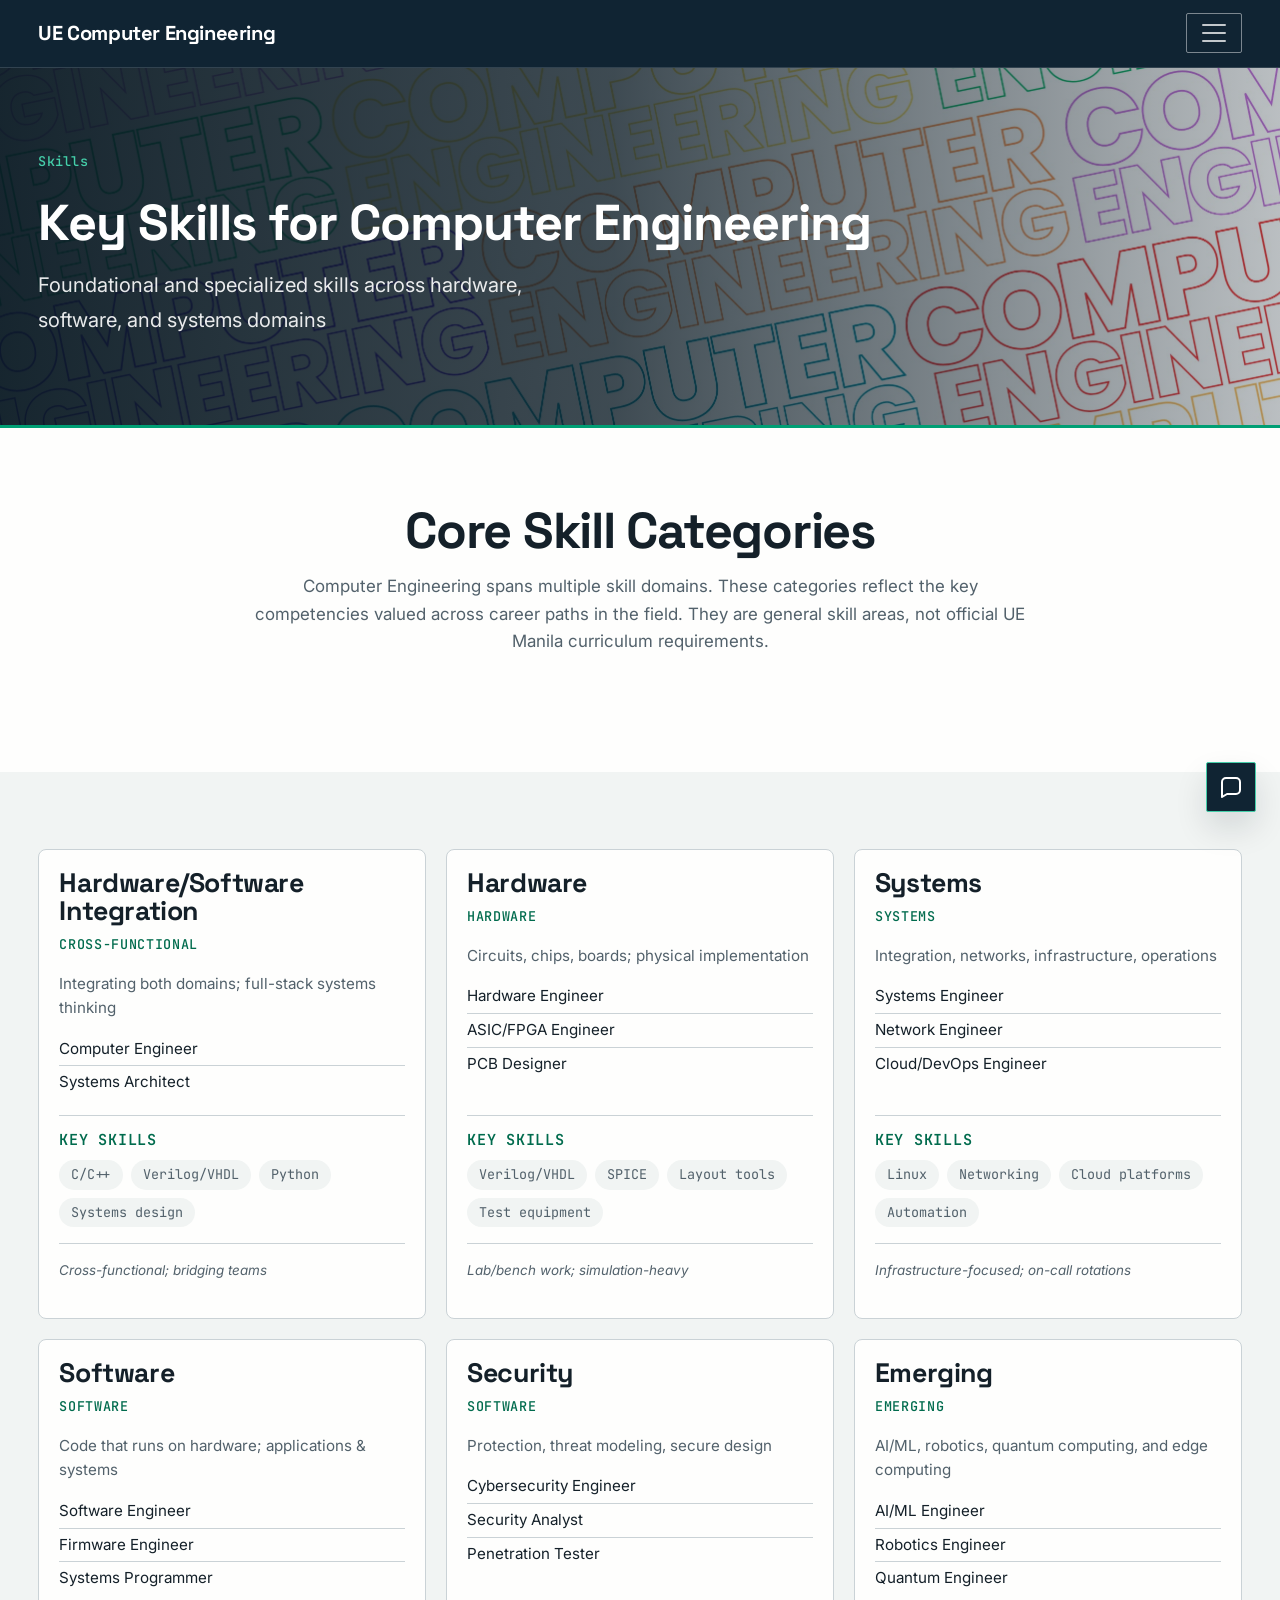
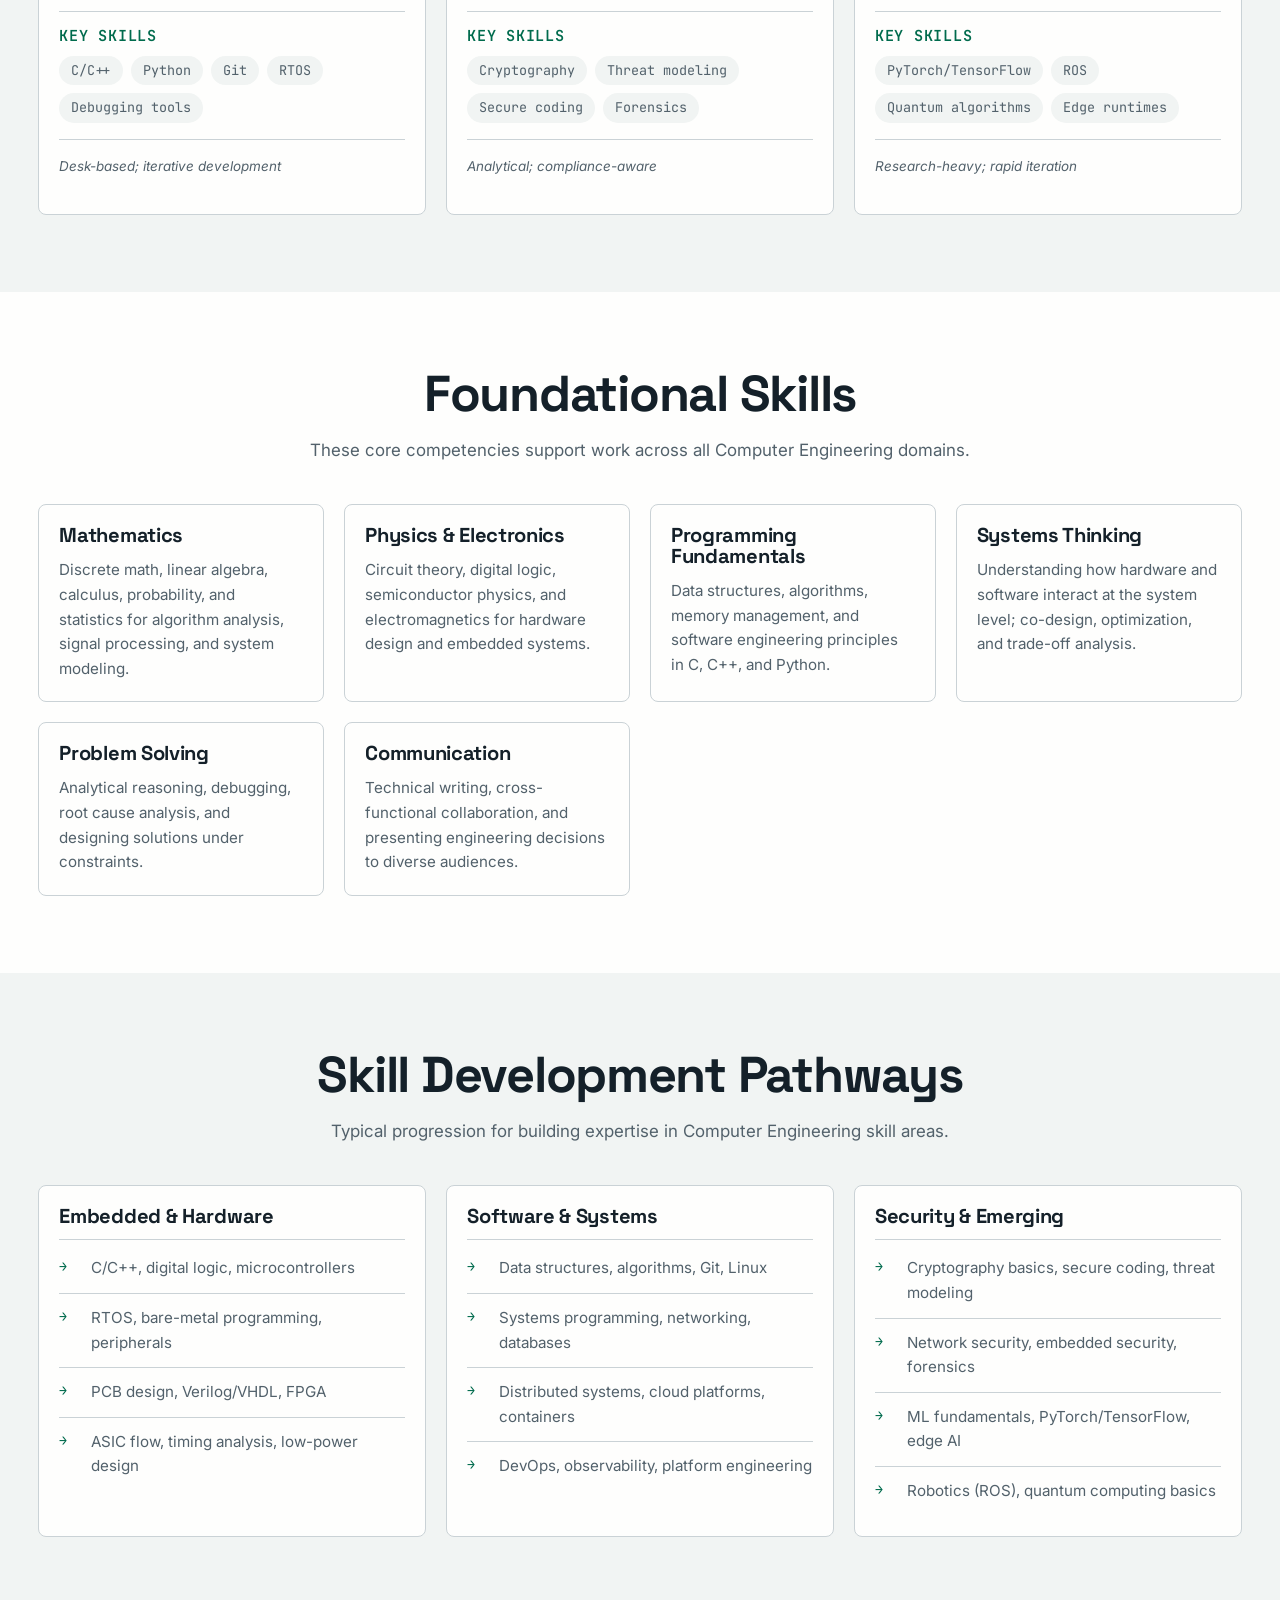
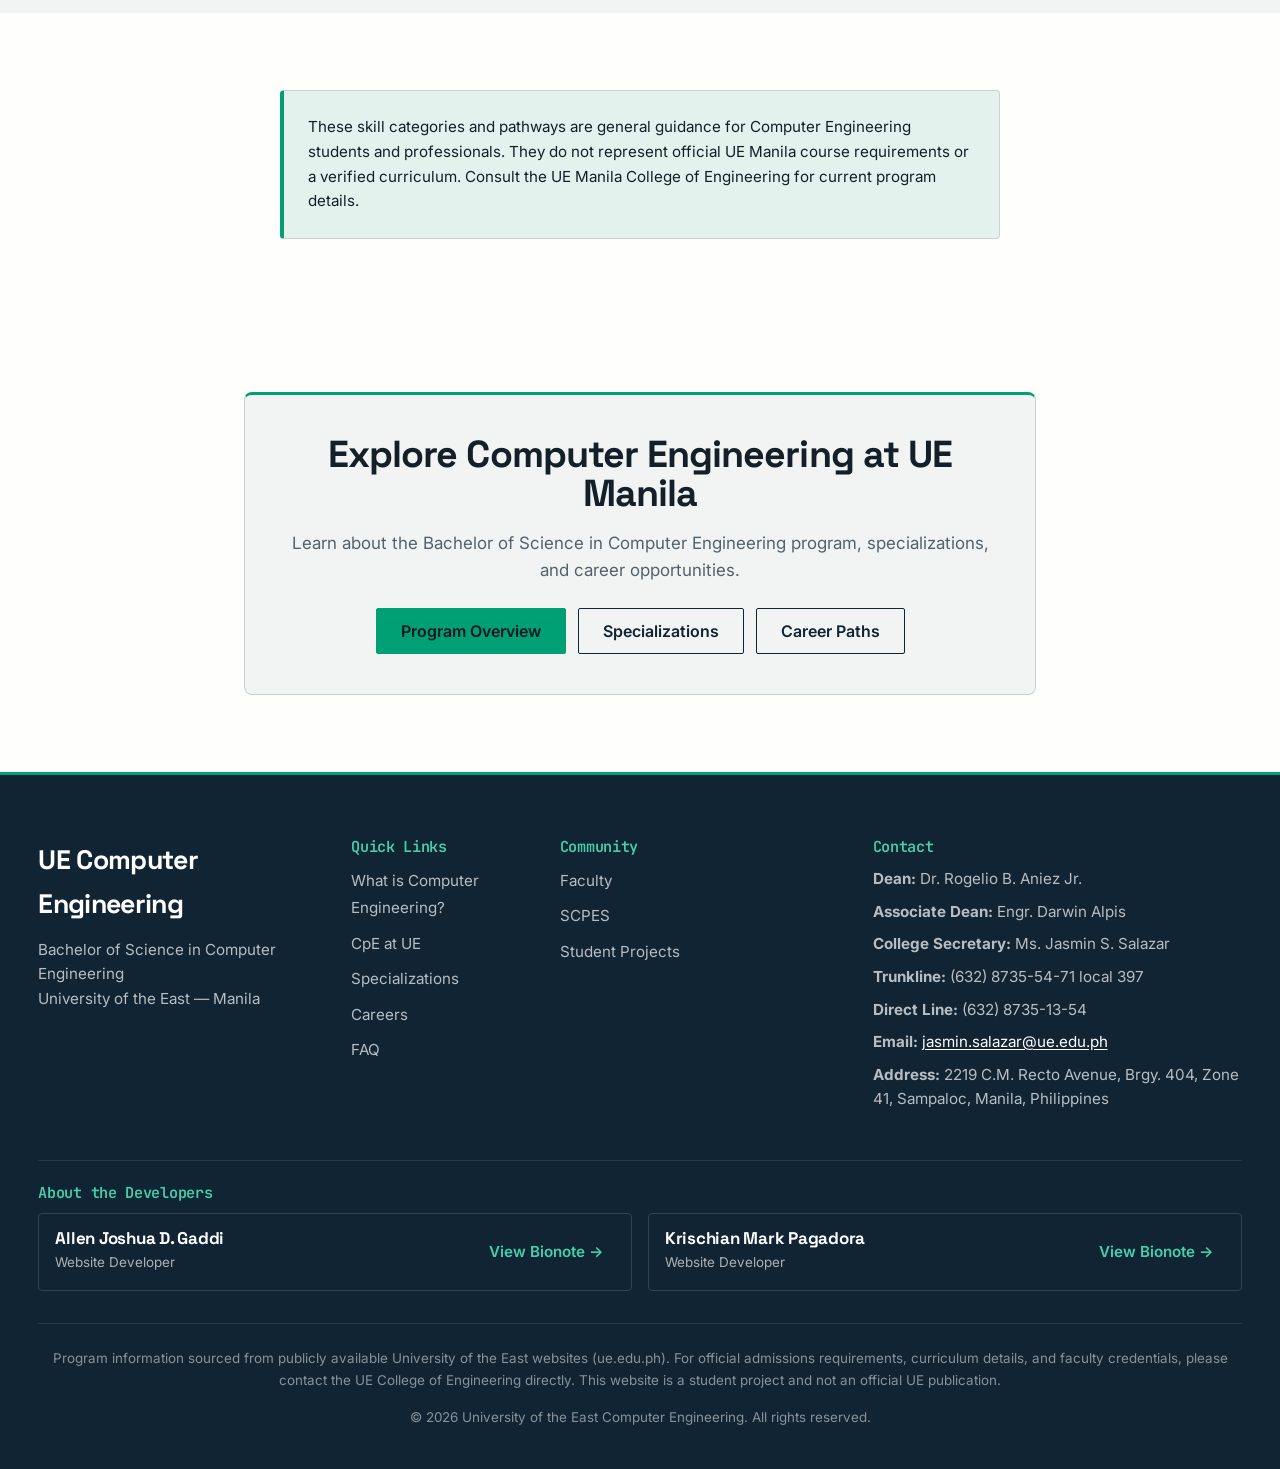
<file: skills.html>
<!DOCTYPE html>
<html lang="en">
<head>
  <meta charset="UTF-8">
  <meta name="viewport" content="width=device-width, initial-scale=1.0">
  <link rel="icon" href="Assets/favicon.svg" type="image/svg+xml">
  <meta name="description" content="Key skills for Computer Engineering students and graduates" data-i18n="meta.description">
  <title data-i18n="skills.meta.title">Skills | UE Computer Engineering</title>
  <link rel="preconnect" href="https://fonts.googleapis.com">
  <link rel="preconnect" href="https://fonts.gstatic.com" crossorigin>
  <link rel="preload" as="style" href="https://fonts.googleapis.com/css2?family=Inter:wght@400;500;600&family=JetBrains+Mono:wght@400;500&family=Space+Grotesk:wght@500;600;700&display=swap" onload="this.onload=null;this.rel='stylesheet'">
  <noscript><link rel="stylesheet" href="https://fonts.googleapis.com/css2?family=Inter:wght@400;500;600&family=JetBrains+Mono:wght@400;500&family=Space+Grotesk:wght@500;600;700&display=swap"></noscript>
  <link href="https://cdn.jsdelivr.net/npm/bootstrap@5.3.3/dist/css/bootstrap.min.css" rel="stylesheet" integrity="sha384-QWTKZyjpPEjISv5WaRU9OFeRpok6YctnYmDr5pNlyT2bRjXh0JMhjY6hW+ALEwIH" crossorigin="anonymous">
  <link rel="stylesheet" href="Assets/css/variables.css">
  <link rel="stylesheet" href="Assets/css/main.css">
  <link rel="stylesheet" href="Assets/css/assistant.css">
</head>
<body class="page-skills">
  <a href="#skills-overview" class="skip-link" data-i18n="skip.main">Skip to main content</a>

  <!-- Navbar -->
  <nav class="navbar navbar-expand-xxl" aria-label="Main navigation" data-i18n-aria-label="a11y.mainNav">
    <div class="container-custom">
      <a class="navbar-brand" href="index.html" data-i18n="brand.name">UE Computer Engineering</a>

      <button class="navbar-toggler" type="button" data-bs-toggle="collapse" data-bs-target="#navbarNav" aria-controls="navbarNav" aria-expanded="false" aria-label="Toggle navigation" data-i18n-aria-label="a11y.toggleNav">
        <span class="navbar-toggler-icon"></span>
      </button>

      <div class="collapse navbar-collapse" id="navbarNav">
        <button class="navbar-drawer-close" type="button" data-i18n="a11y.closeNav">Close menu</button>
        <ul class="navbar-nav me-auto mb-2 mb-xxl-0">
          <li class="nav-item"><a class="nav-link" href="index.html" data-i18n="nav.home">Home</a></li>
          <li class="nav-item dropdown">
            <a class="nav-link dropdown-toggle" href="#" role="button" data-bs-toggle="dropdown" aria-expanded="false" data-i18n="nav.about">About CpE</a>
            <ul class="dropdown-menu">
              <li><a class="dropdown-item" href="what-is-cpe.html" data-i18n="nav.whatIs">What is Computer Engineering?</a></li>
              <li><a class="dropdown-item" href="what-is-cpe.html#hardware-software" data-i18n="nav.hardwareSoftware">Hardware & Software</a></li>
              <li><a class="dropdown-item" href="what-is-cpe.html#major-fields" data-i18n="nav.majorFields">Major Fields</a></li>
              <li><a class="dropdown-item" href="what-is-cpe.html#why-matters" data-i18n="nav.whyMatters">Why It Matters</a></li>
            </ul>
          </li>
          <li class="nav-item dropdown">
            <a class="nav-link dropdown-toggle" href="#" role="button" data-bs-toggle="dropdown" aria-expanded="false" data-i18n="nav.cpeAtUe">CpE at UE</a>
            <ul class="dropdown-menu">
              <li><a class="dropdown-item" href="cpe-at-ue.html" data-i18n="nav.overview">Program Overview</a></li>
            </ul>
          </li>
          <li class="nav-item"><a class="nav-link" href="specializations.html" data-i18n="nav.specializations">Specializations</a></li>
          <li class="nav-item"><a class="nav-link" href="careers.html" data-i18n="nav.careers">Careers</a></li>
          <li class="nav-item"><a class="nav-link active" href="skills.html" data-i18n="nav.skills">Skills</a></li>
          <li class="nav-item dropdown">
            <a class="nav-link dropdown-toggle" href="#" role="button" data-bs-toggle="dropdown" aria-expanded="false" data-i18n="nav.community">Community</a>
            <ul class="dropdown-menu">
              <li><a class="dropdown-item" href="faculty.html" data-i18n="nav.faculty">Faculty</a></li>
              <li><a class="dropdown-item" href="scpes.html" data-i18n="nav.scpes">SCPES</a></li>
              <li><a class="dropdown-item" href="projects.html" data-i18n="nav.projects">Student Projects</a></li>
            </ul>
          </li>
          <li class="nav-item"><a class="nav-link" href="faq.html" data-i18n="nav.faq">FAQ</a></li>
          <li class="nav-item"><a class="nav-link" href="contact.html" data-i18n="nav.contact">Contact</a></li>
          <li class="nav-item"><a class="nav-link" href="game.html" data-i18n="nav.game">Game</a></li>
        </ul>

        <div class="dropdown language-selector">
          <button class="btn btn-link nav-link dropdown-toggle" type="button" data-bs-toggle="dropdown" aria-expanded="false" aria-label="Select language" data-i18n-aria-label="a11y.selectLanguage">
            <span data-i18n="lang.current">English</span>
          </button>
          <ul class="dropdown-menu dropdown-menu-end">
            <li><a class="dropdown-item" href="#" data-lang="en" data-i18n="lang.english">English</a></li>
            <li><a class="dropdown-item" href="#" data-lang="fil" data-i18n="lang.filipino">Filipino</a></li>
          </ul>
        </div>
      </div>
    </div>
  </nav>

  <div class="navbar-drawer-backdrop" aria-hidden="true"></div>

  <main id="main-content">
    <!-- Hero -->
    <header class="hero-base hero-base--inner hero-slide hero-slide--page" aria-labelledby="skills-hero-title">
      <div class="container-custom hero-base__content">
        <p class="hero-base__eyebrow" data-i18n="nav.skills">Skills</p>
        <h1 id="skills-hero-title" data-i18n="skills.hero.title">Key Skills for Computer Engineering</h1>
        <p class="lead" data-i18n="skills.hero.tagline">Foundational and specialized skills across hardware, software, and systems domains</p>
      </div>
    </header>

    <!-- Introduction -->
    <section class="section" id="skills-overview">
      <div class="container-custom">
        <header class="section-header">
          <h2 data-i18n="skills.intro.title">Core Skill Categories</h2>
          <p data-i18n="skills.intro.desc">Computer Engineering spans multiple skill domains. These categories reflect the key competencies valued across career paths in the field. They are general skill areas, not official UE Manila curriculum requirements.</p>
        </header>
      </div>
    </section>

    <!-- Skills Grid -->
    <section class="section section-alt">
      <div class="container-custom">
        <div class="skills-grid">
          <!-- Hardware/Software Integration -->
          <article class="skill-card" data-category="hwsw">
            <header class="skill-card-header">
              <h3 data-i18n="skills.categories.hwsw.title">Hardware/Software Integration</h3>
              <span class="skill-category-tag" data-i18n="skills.categories.hwsw.tag">Cross-functional</span>
            </header>
            <div class="skill-card-body">
              <p class="skill-focus" data-i18n="skills.categories.hwsw.focus">Integrating both domains; full-stack systems thinking</p>
              <ul class="skill-roles">
                <li data-i18n="skills.categories.hwsw.role1">Computer Engineer</li>
                <li data-i18n="skills.categories.hwsw.role2">Systems Architect</li>
              </ul>
              <div class="skill-skills">
                <h4 data-i18n="skills.keySkillsLabel">Key Skills</h4>
                <ul>
                  <li data-i18n="skills.categories.hwsw.skill1">C/C++</li>
                  <li data-i18n="skills.categories.hwsw.skill2">Verilog/VHDL</li>
                  <li data-i18n="skills.categories.hwsw.skill3">Python</li>
                  <li data-i18n="skills.categories.hwsw.skill4">Systems design</li>
                </ul>
              </div>
              <p class="skill-style" data-i18n="skills.categories.hwsw.style">Cross-functional; bridging teams</p>
            </div>
          </article>

          <!-- Hardware -->
          <article class="skill-card" data-category="hardware">
            <header class="skill-card-header">
              <h3 data-i18n="skills.categories.hardware.title">Hardware</h3>
              <span class="skill-category-tag" data-i18n="skills.categories.hardware.tag">Hardware</span>
            </header>
            <div class="skill-card-body">
              <p class="skill-focus" data-i18n="skills.categories.hardware.focus">Circuits, chips, boards; physical implementation</p>
              <ul class="skill-roles">
                <li data-i18n="skills.categories.hardware.role1">Hardware Engineer</li>
                <li data-i18n="skills.categories.hardware.role2">ASIC/FPGA Engineer</li>
                <li data-i18n="skills.categories.hardware.role3">PCB Designer</li>
              </ul>
              <div class="skill-skills">
                <h4 data-i18n="skills.keySkillsLabel">Key Skills</h4>
                <ul>
                  <li data-i18n="skills.categories.hardware.skill1">Verilog/VHDL</li>
                  <li data-i18n="skills.categories.hardware.skill2">SPICE</li>
                  <li data-i18n="skills.categories.hardware.skill3">Layout tools</li>
                  <li data-i18n="skills.categories.hardware.skill4">Test equipment</li>
                </ul>
              </div>
              <p class="skill-style" data-i18n="skills.categories.hardware.style">Lab/bench work; simulation-heavy</p>
            </div>
          </article>

          <!-- Systems -->
          <article class="skill-card" data-category="systems">
            <header class="skill-card-header">
              <h3 data-i18n="skills.categories.systems.title">Systems</h3>
              <span class="skill-category-tag" data-i18n="skills.categories.systems.tag">Systems</span>
            </header>
            <div class="skill-card-body">
              <p class="skill-focus" data-i18n="skills.categories.systems.focus">Integration, networks, infrastructure, operations</p>
              <ul class="skill-roles">
                <li data-i18n="skills.categories.systems.role1">Systems Engineer</li>
                <li data-i18n="skills.categories.systems.role2">Network Engineer</li>
                <li data-i18n="skills.categories.systems.role3">Cloud/DevOps Engineer</li>
              </ul>
              <div class="skill-skills">
                <h4 data-i18n="skills.keySkillsLabel">Key Skills</h4>
                <ul>
                  <li data-i18n="skills.categories.systems.skill1">Linux</li>
                  <li data-i18n="skills.categories.systems.skill2">Networking</li>
                  <li data-i18n="skills.categories.systems.skill3">Cloud platforms</li>
                  <li data-i18n="skills.categories.systems.skill4">Automation</li>
                </ul>
              </div>
              <p class="skill-style" data-i18n="skills.categories.systems.style">Infrastructure-focused; on-call rotations</p>
            </div>
          </article>

          <!-- Software -->
          <article class="skill-card" data-category="software">
            <header class="skill-card-header">
              <h3 data-i18n="skills.categories.software.title">Software</h3>
              <span class="skill-category-tag" data-i18n="skills.categories.software.tag">Software</span>
            </header>
            <div class="skill-card-body">
              <p class="skill-focus" data-i18n="skills.categories.software.focus">Code that runs on hardware; applications & systems</p>
              <ul class="skill-roles">
                <li data-i18n="skills.categories.software.role1">Software Engineer</li>
                <li data-i18n="skills.categories.software.role2">Firmware Engineer</li>
                <li data-i18n="skills.categories.software.role3">Systems Programmer</li>
              </ul>
              <div class="skill-skills">
                <h4 data-i18n="skills.keySkillsLabel">Key Skills</h4>
                <ul>
                  <li data-i18n="skills.categories.software.skill1">C/C++</li>
                  <li data-i18n="skills.categories.software.skill2">Python</li>
                  <li data-i18n="skills.categories.software.skill3">Git</li>
                  <li data-i18n="skills.categories.software.skill4">RTOS</li>
                  <li data-i18n="skills.categories.software.skill5">Debugging tools</li>
                </ul>
              </div>
              <p class="skill-style" data-i18n="skills.categories.software.style">Desk-based; iterative development</p>
            </div>
          </article>

          <!-- Security -->
          <article class="skill-card" data-category="security">
            <header class="skill-card-header">
              <h3 data-i18n="skills.categories.security.title">Security</h3>
              <span class="skill-category-tag" data-i18n="skills.categories.security.tag">Software</span>
            </header>
            <div class="skill-card-body">
              <p class="skill-focus" data-i18n="skills.categories.security.focus">Protection, threat modeling, secure design</p>
              <ul class="skill-roles">
                <li data-i18n="skills.categories.security.role1">Cybersecurity Engineer</li>
                <li data-i18n="skills.categories.security.role2">Security Analyst</li>
                <li data-i18n="skills.categories.security.role3">Penetration Tester</li>
              </ul>
              <div class="skill-skills">
                <h4 data-i18n="skills.keySkillsLabel">Key Skills</h4>
                <ul>
                  <li data-i18n="skills.categories.security.skill1">Cryptography</li>
                  <li data-i18n="skills.categories.security.skill2">Threat modeling</li>
                  <li data-i18n="skills.categories.security.skill3">Secure coding</li>
                  <li data-i18n="skills.categories.security.skill4">Forensics</li>
                </ul>
              </div>
              <p class="skill-style" data-i18n="skills.categories.security.style">Analytical; compliance-aware</p>
            </div>
          </article>

          <!-- Emerging -->
          <article class="skill-card" data-category="emerging">
            <header class="skill-card-header">
              <h3 data-i18n="skills.categories.emerging.title">Emerging</h3>
              <span class="skill-category-tag" data-i18n="skills.categories.emerging.tag">Emerging</span>
            </header>
            <div class="skill-card-body">
              <p class="skill-focus" data-i18n="skills.categories.emerging.focus">AI/ML, robotics, quantum computing, and edge computing</p>
              <ul class="skill-roles">
                <li data-i18n="skills.categories.emerging.role1">AI/ML Engineer</li>
                <li data-i18n="skills.categories.emerging.role2">Robotics Engineer</li>
                <li data-i18n="skills.categories.emerging.role3">Quantum Engineer</li>
              </ul>
              <div class="skill-skills">
                <h4 data-i18n="skills.keySkillsLabel">Key Skills</h4>
                <ul>
                  <li data-i18n="skills.categories.emerging.skill1">PyTorch/TensorFlow</li>
                  <li data-i18n="skills.categories.emerging.skill2">ROS</li>
                  <li data-i18n="skills.categories.emerging.skill3">Quantum algorithms</li>
                  <li data-i18n="skills.categories.emerging.skill4">Edge runtimes</li>
                </ul>
              </div>
              <p class="skill-style" data-i18n="skills.categories.emerging.style">Research-heavy; rapid iteration</p>
            </div>
          </article>
        </div>
      </div>
    </section>

    <!-- Foundational Skills -->
    <section class="section">
      <div class="container-custom">
        <header class="section-header">
          <h2 data-i18n="skills.foundational.title">Foundational Skills</h2>
          <p data-i18n="skills.foundational.desc">These core competencies support work across all Computer Engineering domains.</p>
        </header>
        <div class="foundational-grid">
          <article class="foundational-card">
            <h3 data-i18n="skills.foundational.item1.title">Mathematics</h3>
            <p data-i18n="skills.foundational.item1.desc">Discrete math, linear algebra, calculus, probability, and statistics for algorithm analysis, signal processing, and system modeling.</p>
          </article>
          <article class="foundational-card">
            <h3 data-i18n="skills.foundational.item2.title">Physics & Electronics</h3>
            <p data-i18n="skills.foundational.item2.desc">Circuit theory, digital logic, semiconductor physics, and electromagnetics for hardware design and embedded systems.</p>
          </article>
          <article class="foundational-card">
            <h3 data-i18n="skills.foundational.item3.title">Programming Fundamentals</h3>
            <p data-i18n="skills.foundational.item3.desc">Data structures, algorithms, memory management, and software engineering principles in C, C++, and Python.</p>
          </article>
          <article class="foundational-card">
            <h3 data-i18n="skills.foundational.item4.title">Systems Thinking</h3>
            <p data-i18n="skills.foundational.item4.desc">Understanding how hardware and software interact at the system level; co-design, optimization, and trade-off analysis.</p>
          </article>
          <article class="foundational-card">
            <h3 data-i18n="skills.foundational.item5.title">Problem Solving</h3>
            <p data-i18n="skills.foundational.item5.desc">Analytical reasoning, debugging, root cause analysis, and designing solutions under constraints.</p>
          </article>
          <article class="foundational-card">
            <h3 data-i18n="skills.foundational.item6.title">Communication</h3>
            <p data-i18n="skills.foundational.item6.desc">Technical writing, cross-functional collaboration, and presenting engineering decisions to diverse audiences.</p>
          </article>
        </div>
      </div>
    </section>

    <!-- Learning Pathways -->
    <section class="section section-alt">
      <div class="container-custom">
        <header class="section-header">
          <h2 data-i18n="skills.pathways.title">Skill Development Pathways</h2>
          <p data-i18n="skills.pathways.desc">Typical progression for building expertise in Computer Engineering skill areas.</p>
        </header>
        <div class="pathways-grid">
          <article class="pathway-card">
            <h3 data-i18n="skills.pathways.item1.title">Embedded & Hardware</h3>
            <ul>
              <li data-i18n="skills.pathways.item1.step1">C/C++, digital logic, microcontrollers</li>
              <li data-i18n="skills.pathways.item1.step2">RTOS, bare-metal programming, peripherals</li>
              <li data-i18n="skills.pathways.item1.step3">PCB design, Verilog/VHDL, FPGA</li>
              <li data-i18n="skills.pathways.item1.step4">ASIC flow, timing analysis, low-power design</li>
            </ul>
          </article>
          <article class="pathway-card">
            <h3 data-i18n="skills.pathways.item2.title">Software & Systems</h3>
            <ul>
              <li data-i18n="skills.pathways.item2.step1">Data structures, algorithms, Git, Linux</li>
              <li data-i18n="skills.pathways.item2.step2">Systems programming, networking, databases</li>
              <li data-i18n="skills.pathways.item2.step3">Distributed systems, cloud platforms, containers</li>
              <li data-i18n="skills.pathways.item2.step4">DevOps, observability, platform engineering</li>
            </ul>
          </article>
          <article class="pathway-card">
            <h3 data-i18n="skills.pathways.item3.title">Security & Emerging</h3>
            <ul>
              <li data-i18n="skills.pathways.item3.step1">Cryptography basics, secure coding, threat modeling</li>
              <li data-i18n="skills.pathways.item3.step2">Network security, embedded security, forensics</li>
              <li data-i18n="skills.pathways.item3.step3">ML fundamentals, PyTorch/TensorFlow, edge AI</li>
              <li data-i18n="skills.pathways.item3.step4">Robotics (ROS), quantum computing basics</li>
            </ul>
          </article>
        </div>
      </div>
    </section>

    <!-- Note -->
    <section class="section">
      <div class="container-custom">
        <div class="note-card">
          <p data-i18n="skills.note">These skill categories and pathways are general guidance for Computer Engineering students and professionals. They do not represent official UE Manila course requirements or a verified curriculum. Consult the UE Manila College of Engineering for current program details.</p>
        </div>
      </div>
    </section>

    <!-- CTA -->
    <section class="section">
      <div class="container-custom">
        <div class="cta-card">
          <h2 data-i18n="skills.cta.title">Explore Computer Engineering at UE Manila</h2>
          <p data-i18n="skills.cta.desc">Learn about the Bachelor of Science in Computer Engineering program, specializations, and career opportunities.</p>
          <div class="cta-actions">
            <a href="cpe-at-ue.html" class="btn btn-primary" data-i18n="skills.cta.program">Program Overview</a>
            <a href="specializations.html" class="btn btn-outline-primary" data-i18n="skills.cta.specializations">Specializations</a>
            <a href="careers.html" class="btn btn-outline-primary" data-i18n="skills.cta.careers">Career Paths</a>
          </div>
        </div>
      </div>
    </section>
  </main>

  <!-- Footer -->
  <footer class="site-footer">
    <div class="container-custom">
      <div class="row g-5">
        <div class="col-lg-3 col-md-6">
          <p class="footer-brand" data-i18n="brand.name">UE Computer Engineering</p>
          <p class="footer-tagline">
            <span data-i18n="footer.tagline">Bachelor of Science in Computer Engineering</span>
            <br>
            <span data-i18n="footer.university">University of the East — Manila</span>
          </p>
        </div>
        <div class="col-lg-2 col-md-6">
          <h2 class="footer-heading" data-i18n="footer.quickLinks">Quick Links</h2>
          <ul class="footer-links">
            <li><a href="what-is-cpe.html" data-i18n="nav.whatIs">What is Computer Engineering?</a></li>
            <li><a href="cpe-at-ue.html" data-i18n="nav.cpeAtUe">CpE at UE</a></li>
            <li><a href="specializations.html" data-i18n="nav.specializations">Specializations</a></li>
            <li><a href="careers.html" data-i18n="nav.careers">Careers</a></li>
            <li><a href="faq.html" data-i18n="nav.faq">FAQ</a></li>
          </ul>
        </div>
        <div class="col-lg-3 col-md-6">
          <h2 class="footer-heading" data-i18n="footer.community">Community</h2>
          <ul class="footer-links">
            <li><a href="faculty.html" data-i18n="nav.faculty">Faculty</a></li>
            <li><a href="scpes.html" data-i18n="nav.scpes">SCPES</a></li>
            <li><a href="projects.html" data-i18n="nav.projects">Student Projects</a></li>
          </ul>
        </div>
        <div class="col-lg-4 col-md-6">
          <h2 class="footer-heading" data-i18n="footer.contact">Contact</h2>
          <address class="footer-contact">
            <p><strong data-i18n="footer.dean">Dean:</strong> Dr. Rogelio B. Aniez Jr.</p>
            <p><strong data-i18n="footer.assocDean">Associate Dean:</strong> Engr. Darwin Alpis</p>
            <p><strong data-i18n="footer.secretary">College Secretary:</strong> Ms. Jasmin S. Salazar</p>
            <p><strong data-i18n="footer.trunkline">Trunkline:</strong> (632) 8735-54-71 local 397</p>
            <p><strong data-i18n="footer.directLine">Direct Line:</strong> (632) 8735-13-54</p>
            <p><strong data-i18n="footer.email">Email:</strong> <a href="mailto:jasmin.salazar@ue.edu.ph">jasmin.salazar@ue.edu.ph</a></p>
            <p><strong data-i18n="footer.address">Address:</strong> 2219 C.M. Recto Avenue, Brgy. 404, Zone 41, Sampaloc, Manila, Philippines</p>
          </address>
        </div>
      </div>
      <section class="footer-developers" aria-labelledby="footer-developers-title">
        <h2 id="footer-developers-title" class="footer-heading" data-i18n="footer.developers.title">About the Developers</h2>
        <div class="footer-developers__list">
          <article class="footer-developer">
            <div><h3>Allen Joshua D. Gaddi</h3><p data-i18n="footer.developers.role">Website Developer</p></div>
            <a class="footer-developer__link" href="bionote/"><span data-i18n="footer.developers.view">View Bionote</span>&nbsp;<span aria-hidden="true">&rarr;</span></a>
          </article>
          <article class="footer-developer">
            <div><h3>Krischian Mark Pagadora</h3><p data-i18n="footer.developers.role">Website Developer</p></div>
            <a class="footer-developer__link" href="https://pagadorakrischianmark-debug.github.io/ncp3106_2026_kmpagadora/" target="_blank" rel="noopener noreferrer"><span data-i18n="footer.developers.view">View Bionote</span>&nbsp;<span aria-hidden="true">&rarr;</span></a>
          </article>
        </div>
      </section>
      <div class="footer-bottom">
        <p data-i18n="footer.disclaimer">Program information sourced from publicly available University of the East websites (ue.edu.ph). For official admissions requirements, curriculum details, and faculty credentials, please contact the UE College of Engineering directly. This website is a student project and not an official UE publication.</p>
        <p data-i18n="footer.copyright">&copy; 2026 University of the East Computer Engineering. All rights reserved.</p>
      </div>
    </div>
  </footer>

  <button class="scroll-top" type="button" aria-label="Scroll to top" data-i18n-aria-label="a11y.scrollTop" hidden>
    <svg width="20" height="20" viewBox="0 0 24 24" fill="none" stroke="currentColor" stroke-width="2" stroke-linecap="round" stroke-linejoin="round"><path d="M18 15l-6-6-6 6"/></svg>
  </button>

  <script src="https://cdn.jsdelivr.net/npm/bootstrap@5.3.3/dist/js/bootstrap.bundle.min.js" integrity="sha384-YvpcrYf0tY3lHB60NNkmXc5s9fDVZLESaAA55NDzOxhy9GkcIdslK1eN7N6jIeHz" crossorigin="anonymous"></script>
  <script src="Assets/js/i18n.js"></script>
  <script src="Assets/js/assistant.js"></script>
  <script src="Assets/js/navbar.js"></script>
  <script src="Assets/js/main.js"></script>
</body>
</html>
</file>
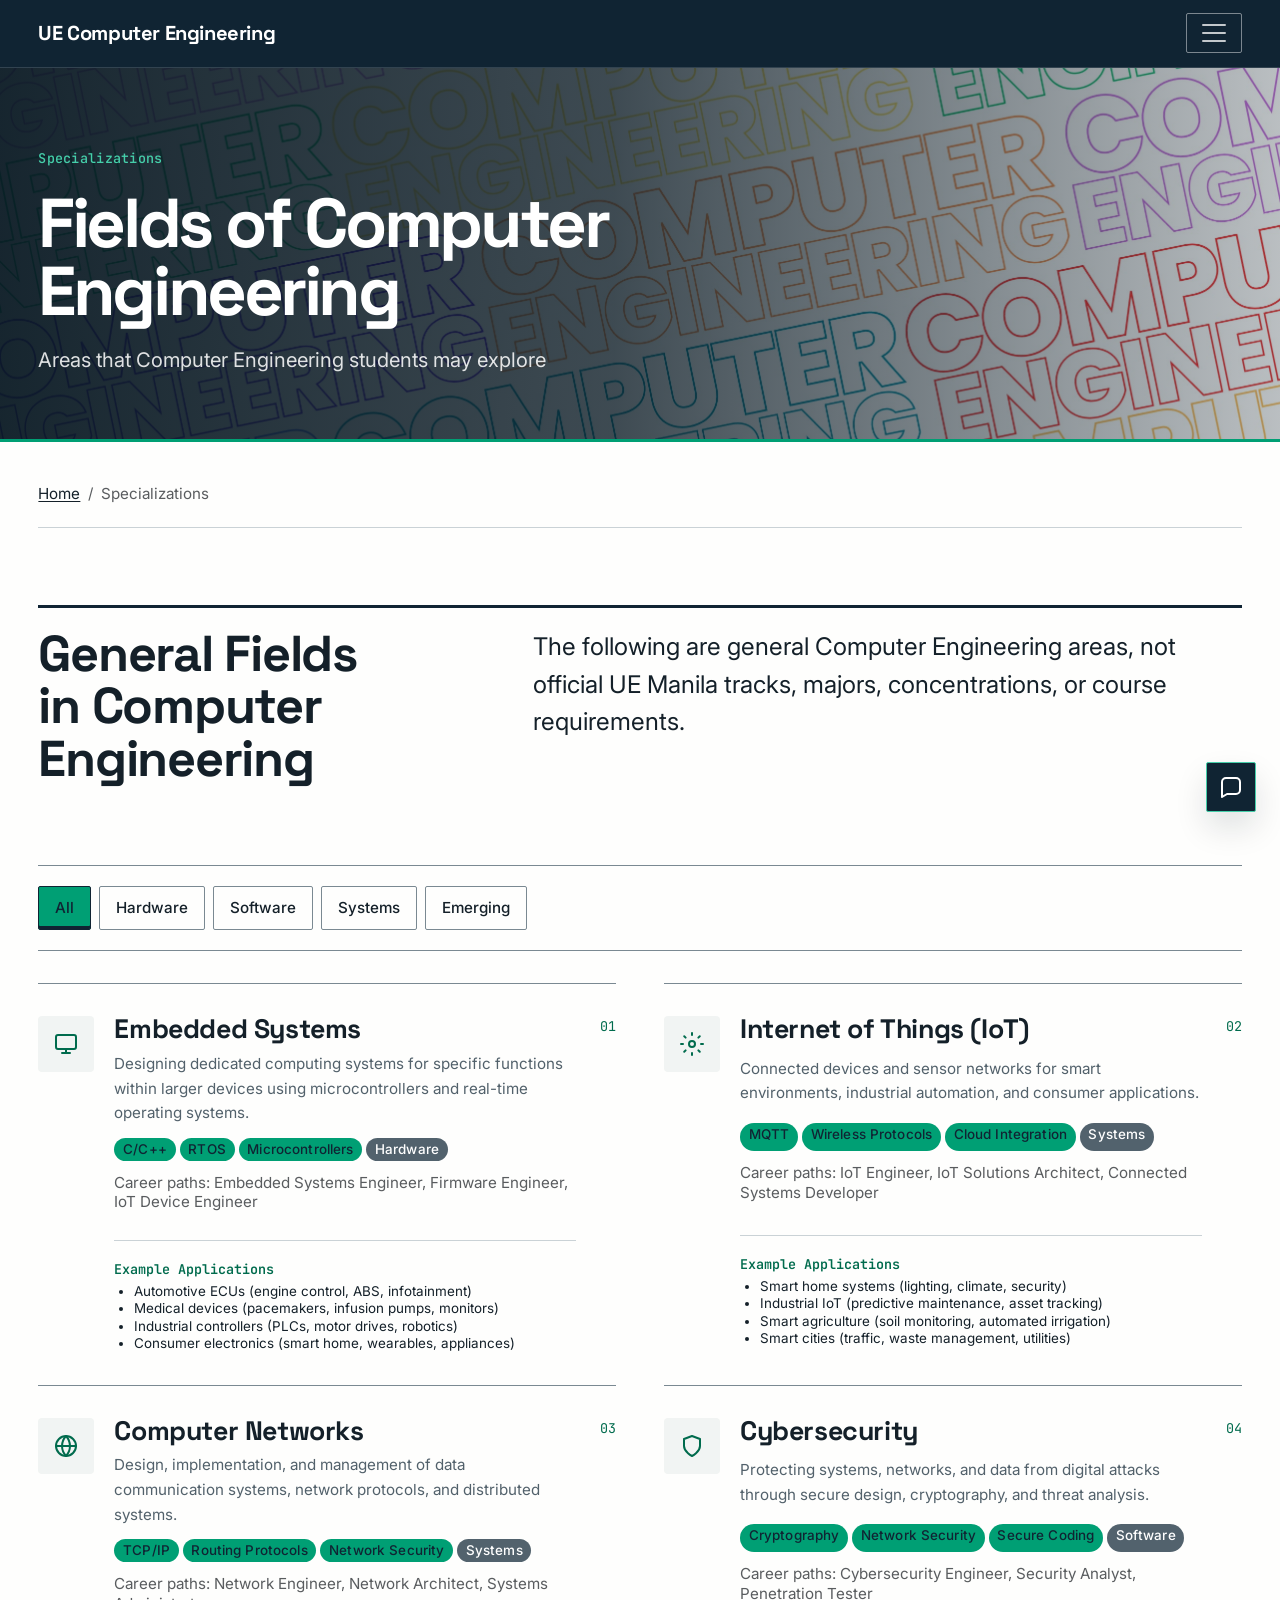
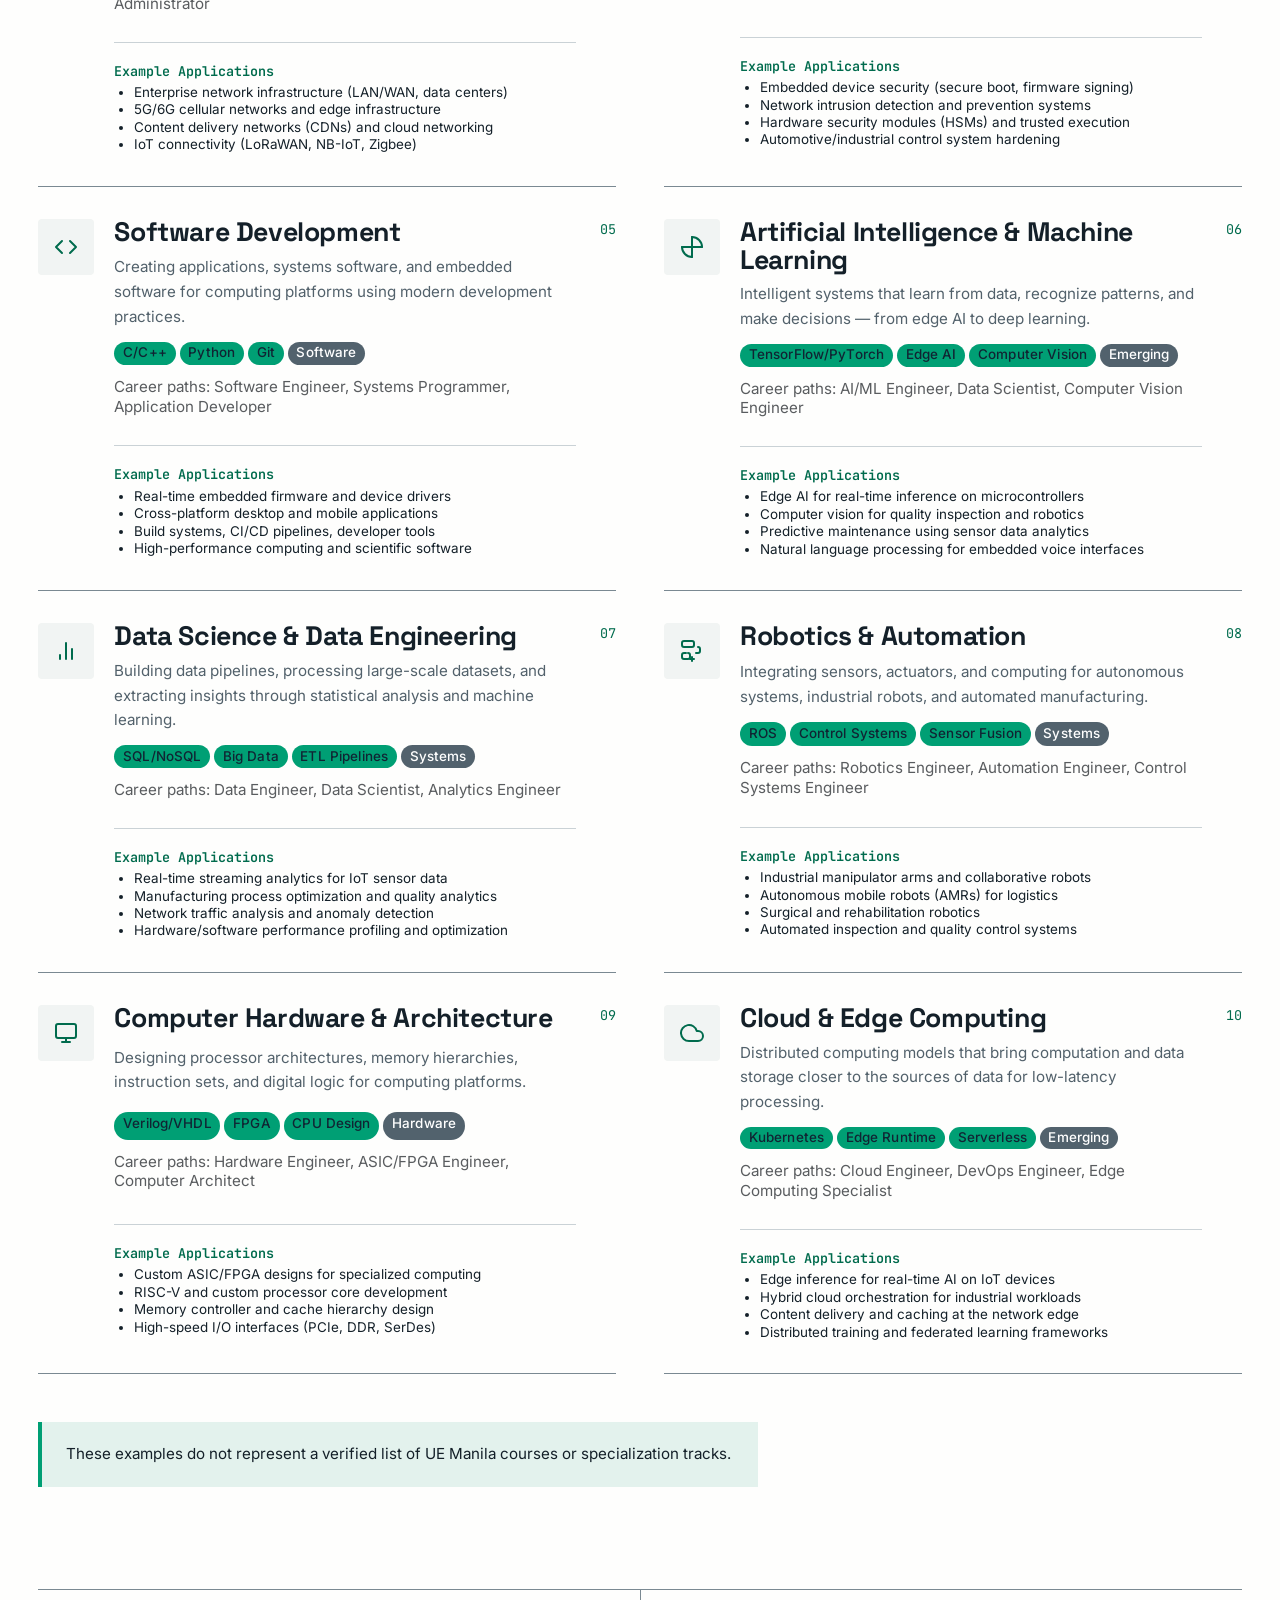
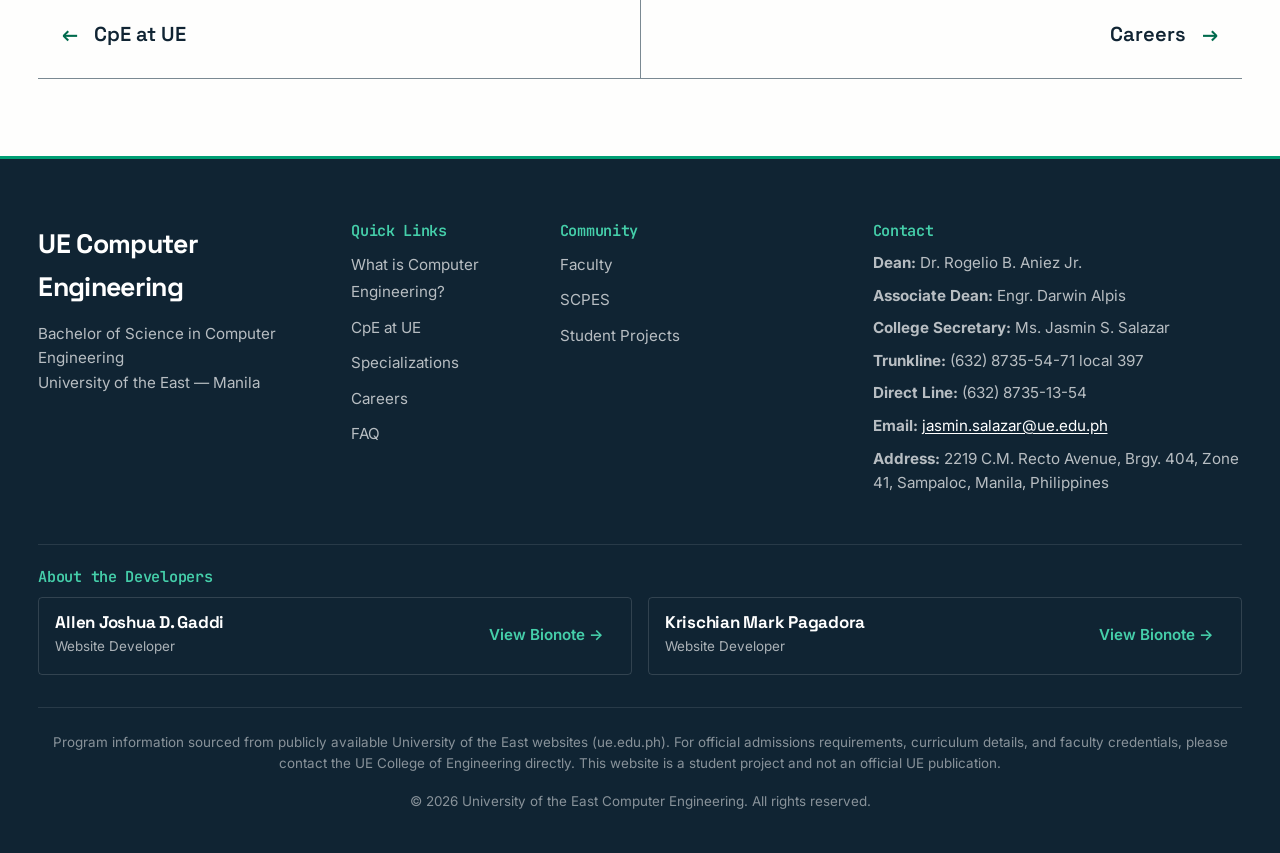
<file: specializations.html>
<!DOCTYPE html>
<html lang="en">
<head>
  <meta charset="UTF-8">
  <meta name="viewport" content="width=device-width, initial-scale=1.0">
  <link rel="icon" href="Assets/favicon.svg" type="image/svg+xml">
  <meta name="description" content="Bachelor of Science in Computer Engineering website for the University of the East - Manila" data-i18n="meta.description">
  <title data-i18n="spec.meta.title">Specializations | UE Computer Engineering</title>
  <link rel="preconnect" href="https://fonts.googleapis.com">
  <link rel="preconnect" href="https://fonts.gstatic.com" crossorigin>
  <link rel="preload" as="style" href="https://fonts.googleapis.com/css2?family=Inter:wght@400;500;600&family=JetBrains+Mono:wght@400;500&family=Space+Grotesk:wght@500;600;700&display=swap" onload="this.onload=null;this.rel='stylesheet'">
  <noscript><link rel="stylesheet" href="https://fonts.googleapis.com/css2?family=Inter:wght@400;500;600&family=JetBrains+Mono:wght@400;500&family=Space+Grotesk:wght@500;600;700&display=swap"></noscript>
  <link href="https://cdn.jsdelivr.net/npm/bootstrap@5.3.3/dist/css/bootstrap.min.css" rel="stylesheet" integrity="sha384-QWTKZyjpPEjISv5WaRU9OFeRpok6YctnYmDr5pNlyT2bRjXh0JMhjY6hW+ALEwIH" crossorigin="anonymous">
  <link rel="stylesheet" href="Assets/css/variables.css">
  <link rel="stylesheet" href="Assets/css/main.css">
  <link rel="stylesheet" href="Assets/css/assistant.css">
</head>
<body class="page-core page-specializations">
  <a href="#main-content" class="skip-link" data-i18n="skip.main">Skip to main content</a>

  <nav class="navbar navbar-expand-xxl" aria-label="Main navigation" data-i18n-aria-label="a11y.mainNav">
    <div class="container-custom">
      <a class="navbar-brand" href="index.html" data-i18n="brand.name">UE Computer Engineering</a>
      <button class="navbar-toggler" type="button" data-bs-toggle="collapse" data-bs-target="#navbarNav" aria-controls="navbarNav" aria-expanded="false" aria-label="Toggle navigation" data-i18n-aria-label="a11y.toggleNav">
        <span class="navbar-toggler-icon"></span>
      </button>
      <div class="collapse navbar-collapse" id="navbarNav">
        <button class="navbar-drawer-close" type="button" data-i18n="a11y.closeNav">Close menu</button>
        <ul class="navbar-nav me-auto mb-2 mb-xxl-0">
          <li class="nav-item"><a class="nav-link" href="index.html" data-i18n="nav.home">Home</a></li>
          <li class="nav-item dropdown">
            <a class="nav-link dropdown-toggle" href="#" role="button" data-bs-toggle="dropdown" aria-expanded="false" data-i18n="nav.about">About CpE</a>
            <ul class="dropdown-menu">
              <li><a class="dropdown-item" href="what-is-cpe.html" data-i18n="nav.whatIs">What is Computer Engineering?</a></li>
              <li><a class="dropdown-item" href="what-is-cpe.html#hardware-software" data-i18n="nav.hardwareSoftware">Hardware & Software</a></li>
              <li><a class="dropdown-item" href="what-is-cpe.html#major-fields" data-i18n="nav.majorFields">Major Fields</a></li>
              <li><a class="dropdown-item" href="what-is-cpe.html#why-matters" data-i18n="nav.whyMatters">Why It Matters</a></li>
            </ul>
          </li>
          <li class="nav-item dropdown">
            <a class="nav-link dropdown-toggle" href="#" role="button" data-bs-toggle="dropdown" aria-expanded="false" data-i18n="nav.cpeAtUe">CpE at UE</a>
            <ul class="dropdown-menu">
              <li><a class="dropdown-item" href="cpe-at-ue.html" data-i18n="nav.overview">Program Overview</a></li>
            </ul>
          </li>
          <li class="nav-item"><a class="nav-link active" href="specializations.html" data-i18n="nav.specializations">Specializations</a></li>
          <li class="nav-item"><a class="nav-link" href="careers.html" data-i18n="nav.careers">Careers</a></li>
          <li class="nav-item"><a class="nav-link" href="skills.html" data-i18n="nav.skills">Skills</a></li>
          <li class="nav-item dropdown">
            <a class="nav-link dropdown-toggle" href="#" role="button" data-bs-toggle="dropdown" aria-expanded="false" data-i18n="nav.community">Community</a>
            <ul class="dropdown-menu">
              <li><a class="dropdown-item" href="faculty.html" data-i18n="nav.faculty">Faculty</a></li>
              <li><a class="dropdown-item" href="scpes.html" data-i18n="nav.scpes">SCPES</a></li>
              <li><a class="dropdown-item" href="projects.html" data-i18n="nav.projects">Student Projects</a></li>
            </ul>
          </li>
          <li class="nav-item"><a class="nav-link" href="faq.html" data-i18n="nav.faq">FAQ</a></li>
          <li class="nav-item"><a class="nav-link" href="contact.html" data-i18n="nav.contact">Contact</a></li>
          <li class="nav-item"><a class="nav-link" href="game.html" data-i18n="nav.game">Game</a></li>
        </ul>
        <div class="dropdown language-selector">
          <button class="btn btn-link nav-link dropdown-toggle" type="button" data-bs-toggle="dropdown" aria-expanded="false" aria-label="Select language" data-i18n-aria-label="a11y.selectLanguage">
            <span data-i18n="lang.current">English</span>
          </button>
          <ul class="dropdown-menu dropdown-menu-end">
            <li><a class="dropdown-item" href="#" data-lang="en" data-i18n="lang.english">English</a></li>
            <li><a class="dropdown-item" href="#" data-lang="fil" data-i18n="lang.filipino">Filipino</a></li>
          </ul>
        </div>
      </div>
    </div>
  </nav>
  <div class="navbar-drawer-backdrop" aria-hidden="true"></div>

  <header class="hero-base hero-base--inner hero-slide hero-slide--page">
      <div class="container-custom hero-base__content">
        <p class="hero-base__eyebrow" data-i18n="nav.specializations">Specializations</p>
        <h1 data-i18n="spec.hero.title">Fields of Computer Engineering</h1>
        <p class="lead" data-i18n="spec.hero.tagline">Areas that Computer Engineering students may explore</p>
      </div>
  </header>

  <main id="main-content">
    <section class="section core-page__content">
      <div class="container-custom">
        <nav aria-label="Breadcrumb" class="mb-4" data-i18n-aria-label="a11y.breadcrumb">
          <ol class="breadcrumb">
            <li class="breadcrumb-item"><a href="index.html" data-i18n="nav.home">Home</a></li>
            <li class="breadcrumb-item active" aria-current="page" data-i18n="nav.specializations">Specializations</li>
          </ol>
        </nav>

        <header class="core-page__intro specializations__intro">
          <h2 data-i18n="spec.intro.title">General Fields in Computer Engineering</h2>
          <p class="lead" data-i18n="spec.intro.desc">The following are general Computer Engineering areas, not official UE Manila tracks, majors, concentrations, or course requirements.</p>
        </header>

        <!-- Filter Chips -->
        <div class="specializations-filter" role="group" aria-controls="specializations-list" aria-label="Filter specializations by category" data-i18n-aria-label="a11y.filterSpecializations">
          <button class="filter-chip active" type="button" data-filter="all" aria-pressed="true" data-i18n="spec.filter.all">All</button>
          <button class="filter-chip" type="button" data-filter="hardware" aria-pressed="false" data-i18n="spec.filter.hardware">Hardware</button>
          <button class="filter-chip" type="button" data-filter="software" aria-pressed="false" data-i18n="spec.filter.software">Software</button>
          <button class="filter-chip" type="button" data-filter="systems" aria-pressed="false" data-i18n="spec.filter.systems">Systems</button>
          <button class="filter-chip" type="button" data-filter="emerging" aria-pressed="false" data-i18n="spec.filter.emerging">Emerging</button>
        </div>

        <!-- Specializations Grid -->
        <div class="specializations-grid" id="specializations-list">
          <!-- Embedded Systems -->
          <article class="spec-card" data-category="hardware systems">
            <div class="spec-icon">
              <svg width="24" height="24" viewBox="0 0 24 24" fill="none" stroke="currentColor" stroke-width="2" stroke-linecap="round" stroke-linejoin="round" aria-hidden="true" focusable="false"><rect x="2" y="3" width="20" height="14" rx="2"/><path d="M8 21h8"/><path d="M12 17v4"/></svg>
            </div>
            <h3 data-i18n="spec.embedded.title">Embedded Systems</h3>
            <p data-i18n="spec.embedded.desc">Designing dedicated computing systems for specific functions within larger devices using microcontrollers and real-time operating systems.</p>
            <div class="spec-tags">
              <span class="badge badge-primary" data-i18n="spec.embedded.tag1">C/C++</span>
              <span class="badge badge-primary" data-i18n="spec.embedded.tag2">RTOS</span>
              <span class="badge badge-primary" data-i18n="spec.embedded.tag3">Microcontrollers</span>
              <span class="badge badge-secondary" data-i18n="spec.embedded.tag4">Hardware</span>
            </div>
            <p class="small text-muted" data-i18n="spec.embedded.careers">Career paths: Embedded Systems Engineer, Firmware Engineer, IoT Device Engineer</p>
            <div class="mt-3 p-2 rounded bg-light border">
              <h4 class="small fw-semibold mb-1" data-i18n="spec.embedded.apps.title">Example Applications</h4>
              <ul class="small mb-0" data-i18n="spec.embedded.apps.list">
                <li>Automotive ECUs (engine control, ABS, infotainment)</li>
                <li>Medical devices (pacemakers, infusion pumps, monitors)</li>
                <li>Industrial controllers (PLCs, motor drives, robotics)</li>
                <li>Consumer electronics (smart home, wearables, appliances)</li>
              </ul>
            </div>
          </article>

          <!-- Internet of Things -->
          <article class="spec-card" data-category="hardware systems emerging">
            <div class="spec-icon">
              <svg width="24" height="24" viewBox="0 0 24 24" fill="none" stroke="currentColor" stroke-width="2" stroke-linecap="round" stroke-linejoin="round" aria-hidden="true" focusable="false"><circle cx="12" cy="12" r="3"/><path d="M12 1v2"/><path d="M12 21v2"/><path d="M4.22 4.22l1.42 1.42"/><path d="M18.36 18.36l1.42 1.42"/><path d="M1 12h2"/><path d="M21 12h2"/><path d="M4.22 19.78l1.42-1.42"/><path d="M18.36 5.64l1.42-1.42"/></svg>
            </div>
            <h3 data-i18n="spec.iot.title">Internet of Things (IoT)</h3>
            <p data-i18n="spec.iot.desc">Connected devices and sensor networks for smart environments, industrial automation, and consumer applications.</p>
            <div class="spec-tags">
              <span class="badge badge-primary" data-i18n="spec.iot.tag1">MQTT</span>
              <span class="badge badge-primary" data-i18n="spec.iot.tag2">Wireless Protocols</span>
              <span class="badge badge-primary" data-i18n="spec.iot.tag3">Cloud Integration</span>
              <span class="badge badge-secondary" data-i18n="spec.iot.tag4">Systems</span>
            </div>
            <p class="small text-muted" data-i18n="spec.iot.careers">Career paths: IoT Engineer, IoT Solutions Architect, Connected Systems Developer</p>
            <div class="mt-3 p-2 rounded bg-light border">
              <h4 class="small fw-semibold mb-1" data-i18n="spec.iot.apps.title">Example Applications</h4>
              <ul class="small mb-0" data-i18n="spec.iot.apps.list">
                <li>Smart home systems (lighting, climate, security)</li>
                <li>Industrial IoT (predictive maintenance, asset tracking)</li>
                <li>Smart agriculture (soil monitoring, automated irrigation)</li>
                <li>Smart cities (traffic, waste management, utilities)</li>
              </ul>
            </div>
          </article>

          <!-- Computer Networks -->
          <article class="spec-card" data-category="systems">
            <div class="spec-icon">
              <svg width="24" height="24" viewBox="0 0 24 24" fill="none" stroke="currentColor" stroke-width="2" stroke-linecap="round" stroke-linejoin="round" aria-hidden="true" focusable="false"><circle cx="12" cy="12" r="10"/><line x1="2" y1="12" x2="22" y2="12"/><path d="M12 2a15.3 15.3 0 0 1 4 10 15.3 15.3 0 0 1-4 10 15.3 15.3 0 0 1-4-10 15.3 15.3 0 0 1 4-10z"/></svg>
            </div>
            <h3 data-i18n="spec.networks.title">Computer Networks</h3>
            <p data-i18n="spec.networks.desc">Design, implementation, and management of data communication systems, network protocols, and distributed systems.</p>
            <div class="spec-tags">
              <span class="badge badge-primary" data-i18n="spec.networks.tag1">TCP/IP</span>
              <span class="badge badge-primary" data-i18n="spec.networks.tag2">Routing Protocols</span>
              <span class="badge badge-primary" data-i18n="spec.networks.tag3">Network Security</span>
              <span class="badge badge-secondary" data-i18n="spec.networks.tag4">Systems</span>
            </div>
            <p class="small text-muted" data-i18n="spec.networks.careers">Career paths: Network Engineer, Network Architect, Systems Administrator</p>
            <div class="mt-3 p-2 rounded bg-light border">
              <h4 class="small fw-semibold mb-1" data-i18n="spec.networks.apps.title">Example Applications</h4>
              <ul class="small mb-0" data-i18n="spec.networks.apps.list">
                <li>Enterprise network infrastructure (LAN/WAN, data centers)</li>
                <li>5G/6G cellular networks and edge infrastructure</li>
                <li>Content delivery networks (CDNs) and cloud networking</li>
                <li>IoT connectivity (LoRaWAN, NB-IoT, Zigbee)</li>
              </ul>
            </div>
          </article>

          <!-- Cybersecurity -->
          <article class="spec-card" data-category="software systems emerging">
            <div class="spec-icon">
              <svg width="24" height="24" viewBox="0 0 24 24" fill="none" stroke="currentColor" stroke-width="2" stroke-linecap="round" stroke-linejoin="round" aria-hidden="true" focusable="false"><path d="M12 22s8-4 8-10V5l-8-3-8 3v7c0 6 8 10 8 10z"/></svg>
            </div>
            <h3 data-i18n="spec.cyber.title">Cybersecurity</h3>
            <p data-i18n="spec.cyber.desc">Protecting systems, networks, and data from digital attacks through secure design, cryptography, and threat analysis.</p>
            <div class="spec-tags">
              <span class="badge badge-primary" data-i18n="spec.cyber.tag1">Cryptography</span>
              <span class="badge badge-primary" data-i18n="spec.cyber.tag2">Network Security</span>
              <span class="badge badge-primary" data-i18n="spec.cyber.tag3">Secure Coding</span>
              <span class="badge badge-secondary" data-i18n="spec.cyber.tag4">Software</span>
            </div>
            <p class="small text-muted" data-i18n="spec.cyber.careers">Career paths: Cybersecurity Engineer, Security Analyst, Penetration Tester</p>
            <div class="mt-3 p-2 rounded bg-light border">
              <h4 class="small fw-semibold mb-1" data-i18n="spec.cyber.apps.title">Example Applications</h4>
              <ul class="small mb-0" data-i18n="spec.cyber.apps.list">
                <li>Embedded device security (secure boot, firmware signing)</li>
                <li>Network intrusion detection and prevention systems</li>
                <li>Hardware security modules (HSMs) and trusted execution</li>
                <li>Automotive/industrial control system hardening</li>
              </ul>
            </div>
          </article>

          <!-- Software Development -->
          <article class="spec-card" data-category="software">
            <div class="spec-icon">
              <svg width="24" height="24" viewBox="0 0 24 24" fill="none" stroke="currentColor" stroke-width="2" stroke-linecap="round" stroke-linejoin="round" aria-hidden="true" focusable="false"><polyline points="16 18 22 12 16 6"/><polyline points="8 6 2 12 8 18"/></svg>
            </div>
            <h3 data-i18n="spec.software.title">Software Development</h3>
            <p data-i18n="spec.software.desc">Creating applications, systems software, and embedded software for computing platforms using modern development practices.</p>
            <div class="spec-tags">
              <span class="badge badge-primary" data-i18n="spec.software.tag1">C/C++</span>
              <span class="badge badge-primary" data-i18n="spec.software.tag2">Python</span>
              <span class="badge badge-primary" data-i18n="spec.software.tag3">Git</span>
              <span class="badge badge-secondary" data-i18n="spec.software.tag4">Software</span>
            </div>
            <p class="small text-muted" data-i18n="spec.software.careers">Career paths: Software Engineer, Systems Programmer, Application Developer</p>
            <div class="mt-3 p-2 rounded bg-light border">
              <h4 class="small fw-semibold mb-1" data-i18n="spec.software.apps.title">Example Applications</h4>
              <ul class="small mb-0" data-i18n="spec.software.apps.list">
                <li>Real-time embedded firmware and device drivers</li>
                <li>Cross-platform desktop and mobile applications</li>
                <li>Build systems, CI/CD pipelines, developer tools</li>
                <li>High-performance computing and scientific software</li>
              </ul>
            </div>
          </article>

          <!-- AI & Machine Learning -->
          <article class="spec-card" data-category="software emerging">
            <div class="spec-icon">
              <svg width="24" height="24" viewBox="0 0 24 24" fill="none" stroke="currentColor" stroke-width="2" stroke-linecap="round" stroke-linejoin="round" aria-hidden="true" focusable="false"><path d="M12 2a10 10 0 0 1 10 10"/><path d="M12 22a10 10 0 0 1-10-10"/><line x1="12" y1="2" x2="12" y2="22"/><line x1="2" y1="12" x2="22" y2="12"/></svg>
            </div>
            <h3 data-i18n="spec.ai.title">Artificial Intelligence & Machine Learning</h3>
            <p data-i18n="spec.ai.desc">Intelligent systems that learn from data, recognize patterns, and make decisions — from edge AI to deep learning.</p>
            <div class="spec-tags">
              <span class="badge badge-primary" data-i18n="spec.ai.tag1">TensorFlow/PyTorch</span>
              <span class="badge badge-primary" data-i18n="spec.ai.tag2">Edge AI</span>
              <span class="badge badge-primary" data-i18n="spec.ai.tag3">Computer Vision</span>
              <span class="badge badge-secondary" data-i18n="spec.ai.tag4">Emerging</span>
            </div>
            <p class="small text-muted" data-i18n="spec.ai.careers">Career paths: AI/ML Engineer, Data Scientist, Computer Vision Engineer</p>
            <div class="mt-3 p-2 rounded bg-light border">
              <h4 class="small fw-semibold mb-1" data-i18n="spec.ai.apps.title">Example Applications</h4>
              <ul class="small mb-0" data-i18n="spec.ai.apps.list">
                <li>Edge AI for real-time inference on microcontrollers</li>
                <li>Computer vision for quality inspection and robotics</li>
                <li>Predictive maintenance using sensor data analytics</li>
                <li>Natural language processing for embedded voice interfaces</li>
              </ul>
            </div>
          </article>

          <!-- Data Science & Data Engineering -->
          <article class="spec-card" data-category="software systems emerging">
            <div class="spec-icon">
              <svg width="24" height="24" viewBox="0 0 24 24" fill="none" stroke="currentColor" stroke-width="2" stroke-linecap="round" stroke-linejoin="round" aria-hidden="true" focusable="false"><line x1="18" y1="20" x2="18" y2="10"/><line x1="12" y1="20" x2="12" y2="4"/><line x1="6" y1="20" x2="6" y2="16"/></svg>
            </div>
            <h3 data-i18n="spec.data.title">Data Science & Data Engineering</h3>
            <p data-i18n="spec.data.desc">Building data pipelines, processing large-scale datasets, and extracting insights through statistical analysis and machine learning.</p>
            <div class="spec-tags">
              <span class="badge badge-primary" data-i18n="spec.data.tag1">SQL/NoSQL</span>
              <span class="badge badge-primary" data-i18n="spec.data.tag2">Big Data</span>
              <span class="badge badge-primary" data-i18n="spec.data.tag3">ETL Pipelines</span>
              <span class="badge badge-secondary" data-i18n="spec.data.tag4">Systems</span>
            </div>
            <p class="small text-muted" data-i18n="spec.data.careers">Career paths: Data Engineer, Data Scientist, Analytics Engineer</p>
            <div class="mt-3 p-2 rounded bg-light border">
              <h4 class="small fw-semibold mb-1" data-i18n="spec.data.apps.title">Example Applications</h4>
              <ul class="small mb-0" data-i18n="spec.data.apps.list">
                <li>Real-time streaming analytics for IoT sensor data</li>
                <li>Manufacturing process optimization and quality analytics</li>
                <li>Network traffic analysis and anomaly detection</li>
                <li>Hardware/software performance profiling and optimization</li>
              </ul>
            </div>
          </article>

          <!-- Robotics & Automation -->
          <article class="spec-card" data-category="hardware systems emerging">
            <div class="spec-icon">
              <svg width="24" height="24" viewBox="0 0 24 24" fill="none" stroke="currentColor" stroke-width="2" stroke-linecap="round" stroke-linejoin="round" aria-hidden="true" focusable="false"><path d="M12 2a2 2 0 0 1 2 2v2a2 2 0 0 1-2 2H4a2 2 0 0 1-2-2V4a2 2 0 0 1 2-2h8Z"/><path d="M18 8a2 2 0 0 1 2 2v2a2 2 0 0 1-2 2h-2"/><path d="M8 14a2 2 0 0 1 2 2v2a2 2 0 0 1-2 2H4a2 2 0 0 1-2-2v-2a2 2 0 0 1 2-2h2"/><path d="M12 18v4"/><path d="M10 20h4"/></svg>
            </div>
            <h3 data-i18n="spec.robotics.title">Robotics & Automation</h3>
            <p data-i18n="spec.robotics.desc">Integrating sensors, actuators, and computing for autonomous systems, industrial robots, and automated manufacturing.</p>
            <div class="spec-tags">
              <span class="badge badge-primary" data-i18n="spec.robotics.tag1">ROS</span>
              <span class="badge badge-primary" data-i18n="spec.robotics.tag2">Control Systems</span>
              <span class="badge badge-primary" data-i18n="spec.robotics.tag3">Sensor Fusion</span>
              <span class="badge badge-secondary" data-i18n="spec.robotics.tag4">Systems</span>
            </div>
            <p class="small text-muted" data-i18n="spec.robotics.careers">Career paths: Robotics Engineer, Automation Engineer, Control Systems Engineer</p>
            <div class="mt-3 p-2 rounded bg-light border">
              <h4 class="small fw-semibold mb-1" data-i18n="spec.robotics.apps.title">Example Applications</h4>
              <ul class="small mb-0" data-i18n="spec.robotics.apps.list">
                <li>Industrial manipulator arms and collaborative robots</li>
                <li>Autonomous mobile robots (AMRs) for logistics</li>
                <li>Surgical and rehabilitation robotics</li>
                <li>Automated inspection and quality control systems</li>
              </ul>
            </div>
          </article>

          <!-- Computer Hardware & Architecture -->
          <article class="spec-card" data-category="hardware">
            <div class="spec-icon">
              <svg width="24" height="24" viewBox="0 0 24 24" fill="none" stroke="currentColor" stroke-width="2" stroke-linecap="round" stroke-linejoin="round" aria-hidden="true" focusable="false"><rect x="2" y="3" width="20" height="14" rx="2"/><path d="M8 21h8"/><path d="M12 17v4"/></svg>
            </div>
            <h3 data-i18n="spec.hardware.title">Computer Hardware & Architecture</h3>
            <p data-i18n="spec.hardware.desc">Designing processor architectures, memory hierarchies, instruction sets, and digital logic for computing platforms.</p>
            <div class="spec-tags">
              <span class="badge badge-primary" data-i18n="spec.hardware.tag1">Verilog/VHDL</span>
              <span class="badge badge-primary" data-i18n="spec.hardware.tag2">FPGA</span>
              <span class="badge badge-primary" data-i18n="spec.hardware.tag3">CPU Design</span>
              <span class="badge badge-secondary" data-i18n="spec.hardware.tag4">Hardware</span>
            </div>
            <p class="small text-muted" data-i18n="spec.hardware.careers">Career paths: Hardware Engineer, ASIC/FPGA Engineer, Computer Architect</p>
            <div class="mt-3 p-2 rounded bg-light border">
              <h4 class="small fw-semibold mb-1" data-i18n="spec.hardware.apps.title">Example Applications</h4>
              <ul class="small mb-0" data-i18n="spec.hardware.apps.list">
                <li>Custom ASIC/FPGA designs for specialized computing</li>
                <li>RISC-V and custom processor core development</li>
                <li>Memory controller and cache hierarchy design</li>
                <li>High-speed I/O interfaces (PCIe, DDR, SerDes)</li>
              </ul>
            </div>
          </article>

          <!-- Cloud & Edge Computing -->
          <article class="spec-card" data-category="systems emerging">
            <div class="spec-icon">
              <svg width="24" height="24" viewBox="0 0 24 24" fill="none" stroke="currentColor" stroke-width="2" stroke-linecap="round" stroke-linejoin="round" aria-hidden="true" focusable="false"><path d="M18 10h-1.26A8 8 0 1 0 9 20h9a5 5 0 0 0 0-10z"/></svg>
            </div>
            <h3 data-i18n="spec.cloud.title">Cloud & Edge Computing</h3>
            <p data-i18n="spec.cloud.desc">Distributed computing models that bring computation and data storage closer to the sources of data for low-latency processing.</p>
            <div class="spec-tags">
              <span class="badge badge-primary" data-i18n="spec.cloud.tag1">Kubernetes</span>
              <span class="badge badge-primary" data-i18n="spec.cloud.tag2">Edge Runtime</span>
              <span class="badge badge-primary" data-i18n="spec.cloud.tag3">Serverless</span>
              <span class="badge badge-secondary" data-i18n="spec.cloud.tag4">Emerging</span>
            </div>
            <p class="small text-muted" data-i18n="spec.cloud.careers">Career paths: Cloud Engineer, DevOps Engineer, Edge Computing Specialist</p>
            <div class="mt-3 p-2 rounded bg-light border">
              <h4 class="small fw-semibold mb-1" data-i18n="spec.cloud.apps.title">Example Applications</h4>
              <ul class="small mb-0" data-i18n="spec.cloud.apps.list">
                <li>Edge inference for real-time AI on IoT devices</li>
                <li>Hybrid cloud orchestration for industrial workloads</li>
                <li>Content delivery and caching at the network edge</li>
                <li>Distributed training and federated learning frameworks</li>
              </ul>
            </div>
          </article>
        </div>

        <aside class="core-page__note specializations__note" data-i18n="spec.note">These examples do not represent a verified list of UE Manila courses or specialization tracks.</aside>
        <nav class="core-page__next" aria-label="Program page navigation" data-i18n-aria-label="a11y.programPageNav">
          <a href="cpe-at-ue.html"><span data-i18n="nav.cpeAtUe">CpE at UE</span></a>
          <a href="careers.html"><span data-i18n="nav.careers">Careers</span></a>
        </nav>
      </div>
    </section>
  </main>

  <footer class="site-footer" role="contentinfo">
    <div class="container-custom">
      <div class="row g-5">
        <div class="col-lg-3 col-md-6">
          <p class="footer-brand" data-i18n="brand.name">UE Computer Engineering</p>
          <p class="footer-tagline">
            <span data-i18n="footer.tagline">Bachelor of Science in Computer Engineering</span>
            <br>
            <span data-i18n="footer.university">University of the East — Manila</span>
          </p>
        </div>
        <div class="col-lg-2 col-md-6">
          <h2 class="footer-heading" data-i18n="footer.quickLinks">Quick Links</h2>
          <ul class="footer-links">
            <li><a href="what-is-cpe.html" data-i18n="nav.whatIs">What is Computer Engineering?</a></li>
            <li><a href="cpe-at-ue.html" data-i18n="nav.cpeAtUe">CpE at UE</a></li>
            <li><a href="specializations.html" data-i18n="nav.specializations">Specializations</a></li>
            <li><a href="careers.html" data-i18n="nav.careers">Careers</a></li>
            <li><a href="faq.html" data-i18n="nav.faq">FAQ</a></li>
          </ul>
        </div>
        <div class="col-lg-3 col-md-6">
          <h2 class="footer-heading" data-i18n="footer.community">Community</h2>
          <ul class="footer-links">
            <li><a href="faculty.html" data-i18n="nav.faculty">Faculty</a></li>
            <li><a href="scpes.html" data-i18n="nav.scpes">SCPES</a></li>
            <li><a href="projects.html" data-i18n="nav.projects">Student Projects</a></li>
          </ul>
        </div>
        <div class="col-lg-4 col-md-6">
          <h2 class="footer-heading" data-i18n="footer.contact">Contact</h2>
          <address class="footer-contact">
            <p><strong data-i18n="footer.dean">Dean:</strong> Dr. Rogelio B. Aniez Jr.</p>
            <p><strong data-i18n="footer.assocDean">Associate Dean:</strong> Engr. Darwin Alpis</p>
            <p><strong data-i18n="footer.secretary">College Secretary:</strong> Ms. Jasmin S. Salazar</p>
            <p><strong data-i18n="footer.trunkline">Trunkline:</strong> (632) 8735-54-71 local 397</p>
            <p><strong data-i18n="footer.directLine">Direct Line:</strong> (632) 8735-13-54</p>
            <p><strong data-i18n="footer.email">Email:</strong> <a href="mailto:jasmin.salazar@ue.edu.ph">jasmin.salazar@ue.edu.ph</a></p>
            <p><strong data-i18n="footer.address">Address:</strong> 2219 C.M. Recto Avenue, Brgy. 404, Zone 41, Sampaloc, Manila, Philippines</p>
          </address>
        </div>
      </div>
      <section class="footer-developers" aria-labelledby="footer-developers-title">
        <h2 id="footer-developers-title" class="footer-heading" data-i18n="footer.developers.title">About the Developers</h2>
        <div class="footer-developers__list">
          <article class="footer-developer">
            <div><h3>Allen Joshua D. Gaddi</h3><p data-i18n="footer.developers.role">Website Developer</p></div>
            <a class="footer-developer__link" href="bionote/"><span data-i18n="footer.developers.view">View Bionote</span>&nbsp;<span aria-hidden="true">&rarr;</span></a>
          </article>
          <article class="footer-developer">
            <div><h3>Krischian Mark Pagadora</h3><p data-i18n="footer.developers.role">Website Developer</p></div>
            <a class="footer-developer__link" href="https://pagadorakrischianmark-debug.github.io/ncp3106_2026_kmpagadora/" target="_blank" rel="noopener noreferrer"><span data-i18n="footer.developers.view">View Bionote</span>&nbsp;<span aria-hidden="true">&rarr;</span></a>
          </article>
        </div>
      </section>
      <div class="footer-bottom">
        <p data-i18n="footer.disclaimer">Program information sourced from publicly available University of the East websites (ue.edu.ph). For official admissions requirements, curriculum details, and faculty credentials, please contact the UE College of Engineering directly. This website is a student project and not an official UE publication.</p>
        <p data-i18n="footer.copyright">&copy; 2026 University of the East Computer Engineering. All rights reserved.</p>
      </div>
    </div>
  </footer>

  <button class="scroll-top" aria-label="Scroll to top" data-i18n-aria-label="a11y.scrollTop" hidden>
    <svg width="20" height="20" viewBox="0 0 24 24" fill="none" stroke="currentColor" stroke-width="2" stroke-linecap="round" stroke-linejoin="round"><path d="M18 15l-6-6-6 6"/></svg>
  </button>

  <script src="https://cdn.jsdelivr.net/npm/bootstrap@5.3.3/dist/js/bootstrap.bundle.min.js" integrity="sha384-YvpcrYf0tY3lHB60NNkmXc5s9fDVZLESaAA55NDzOxhy9GkcIdslK1eN7N6jIeHz" crossorigin="anonymous"></script>
  <script src="Assets/js/i18n.js"></script>
  <script src="Assets/js/assistant.js"></script>
  <script src="Assets/js/navbar.js"></script>
  <script src="Assets/js/main.js"></script>
</body>
</html>
</file>
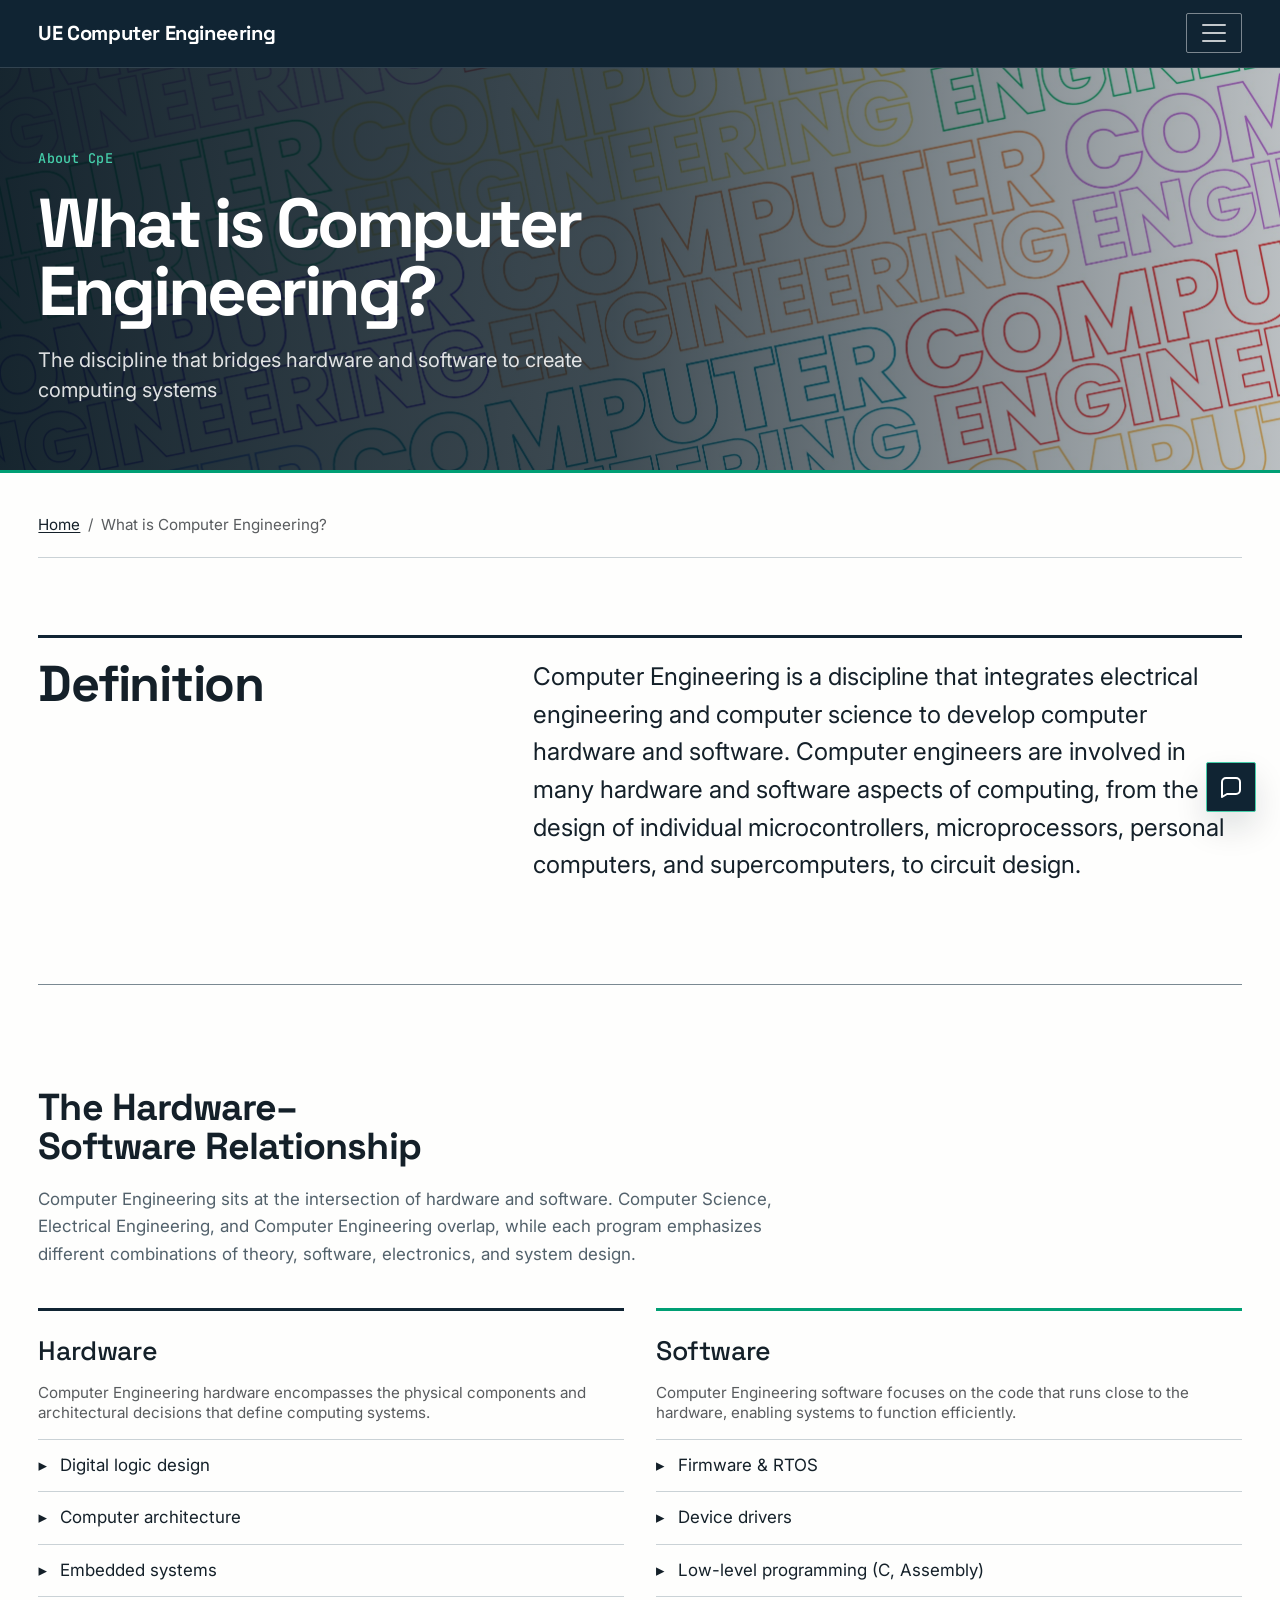
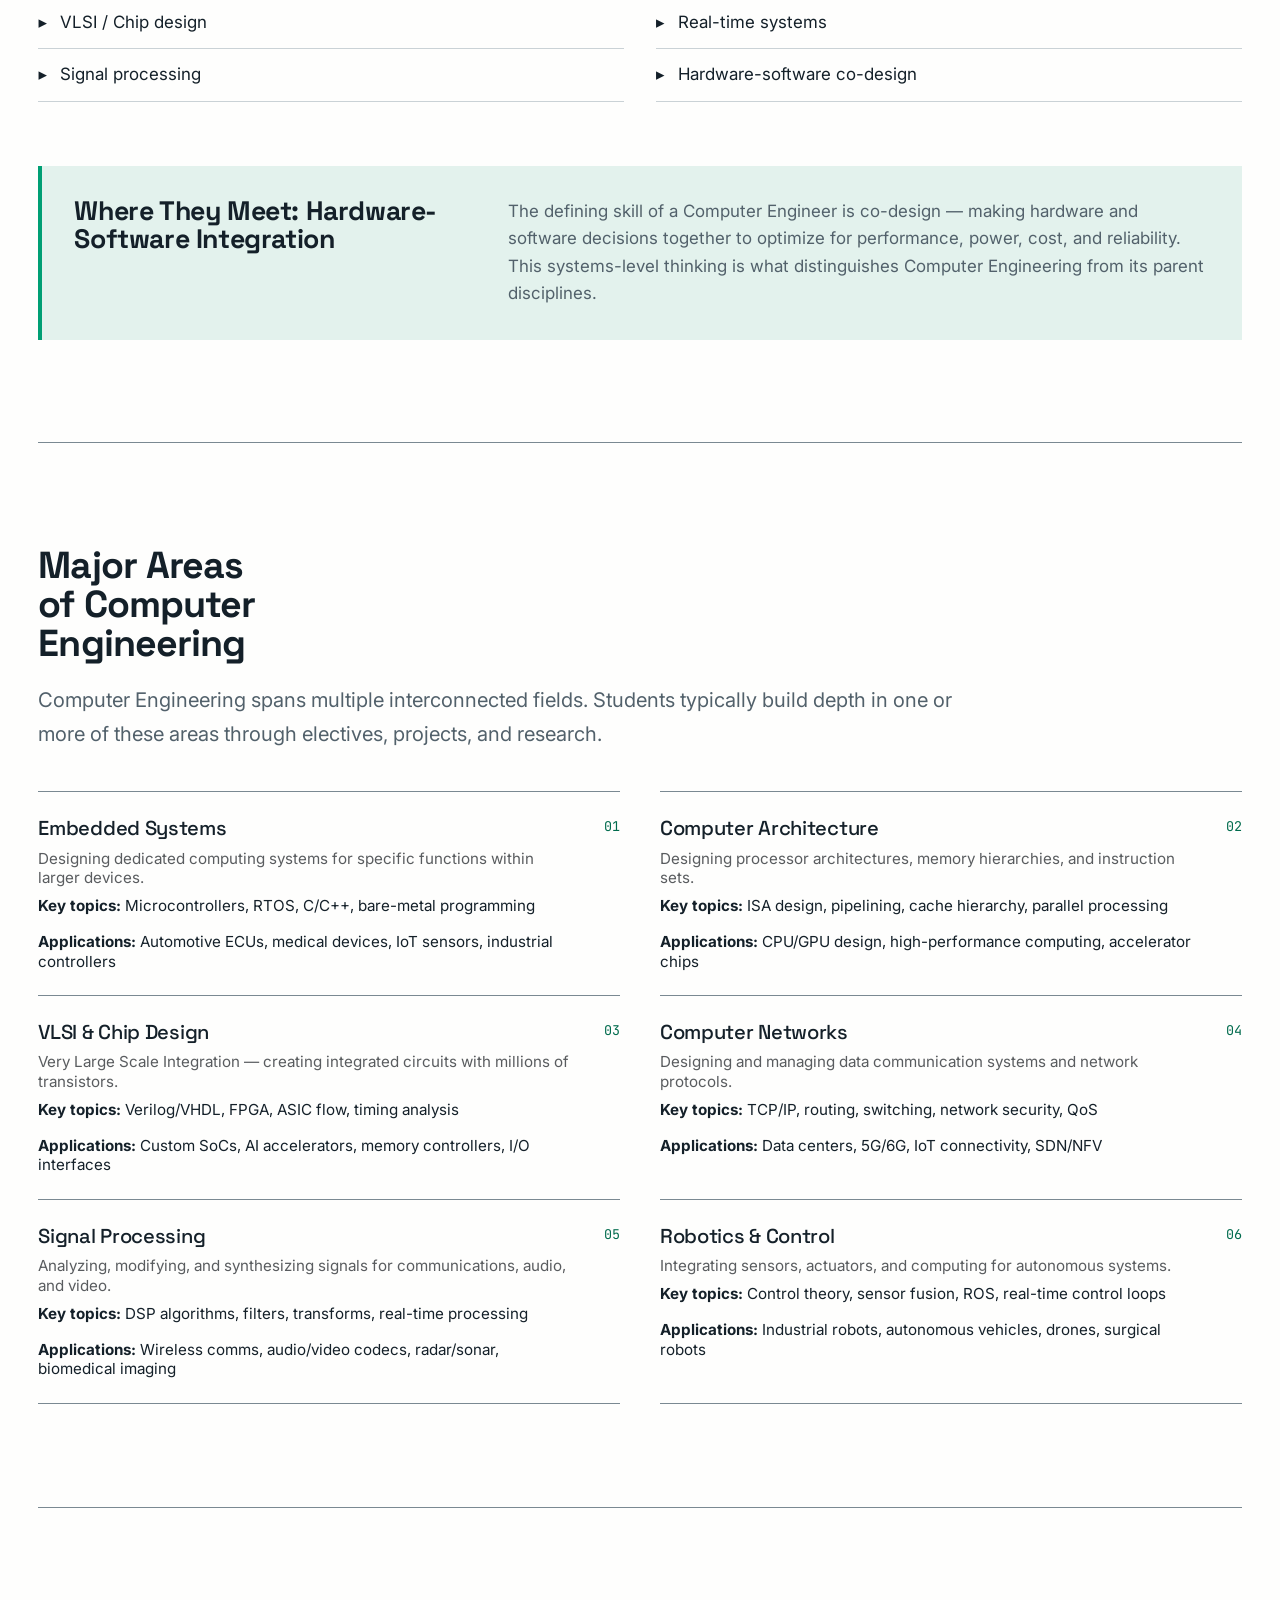
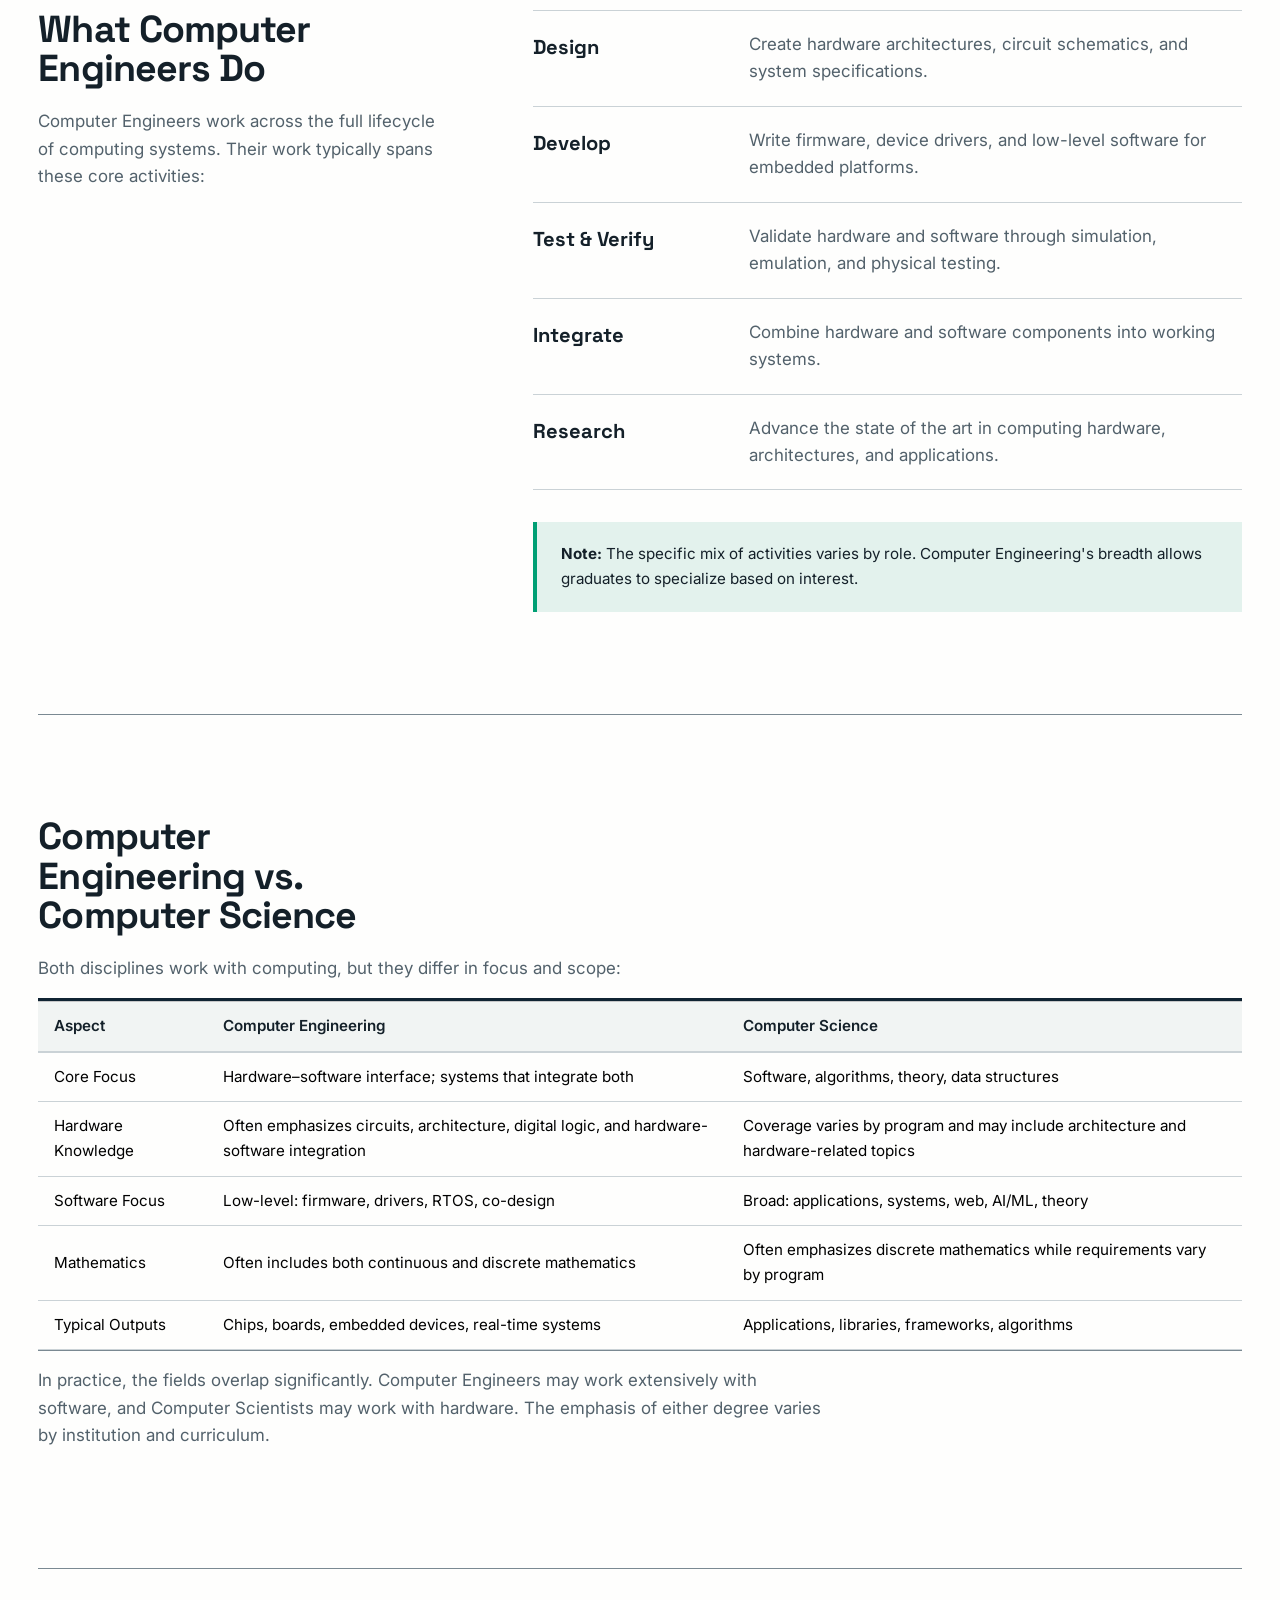
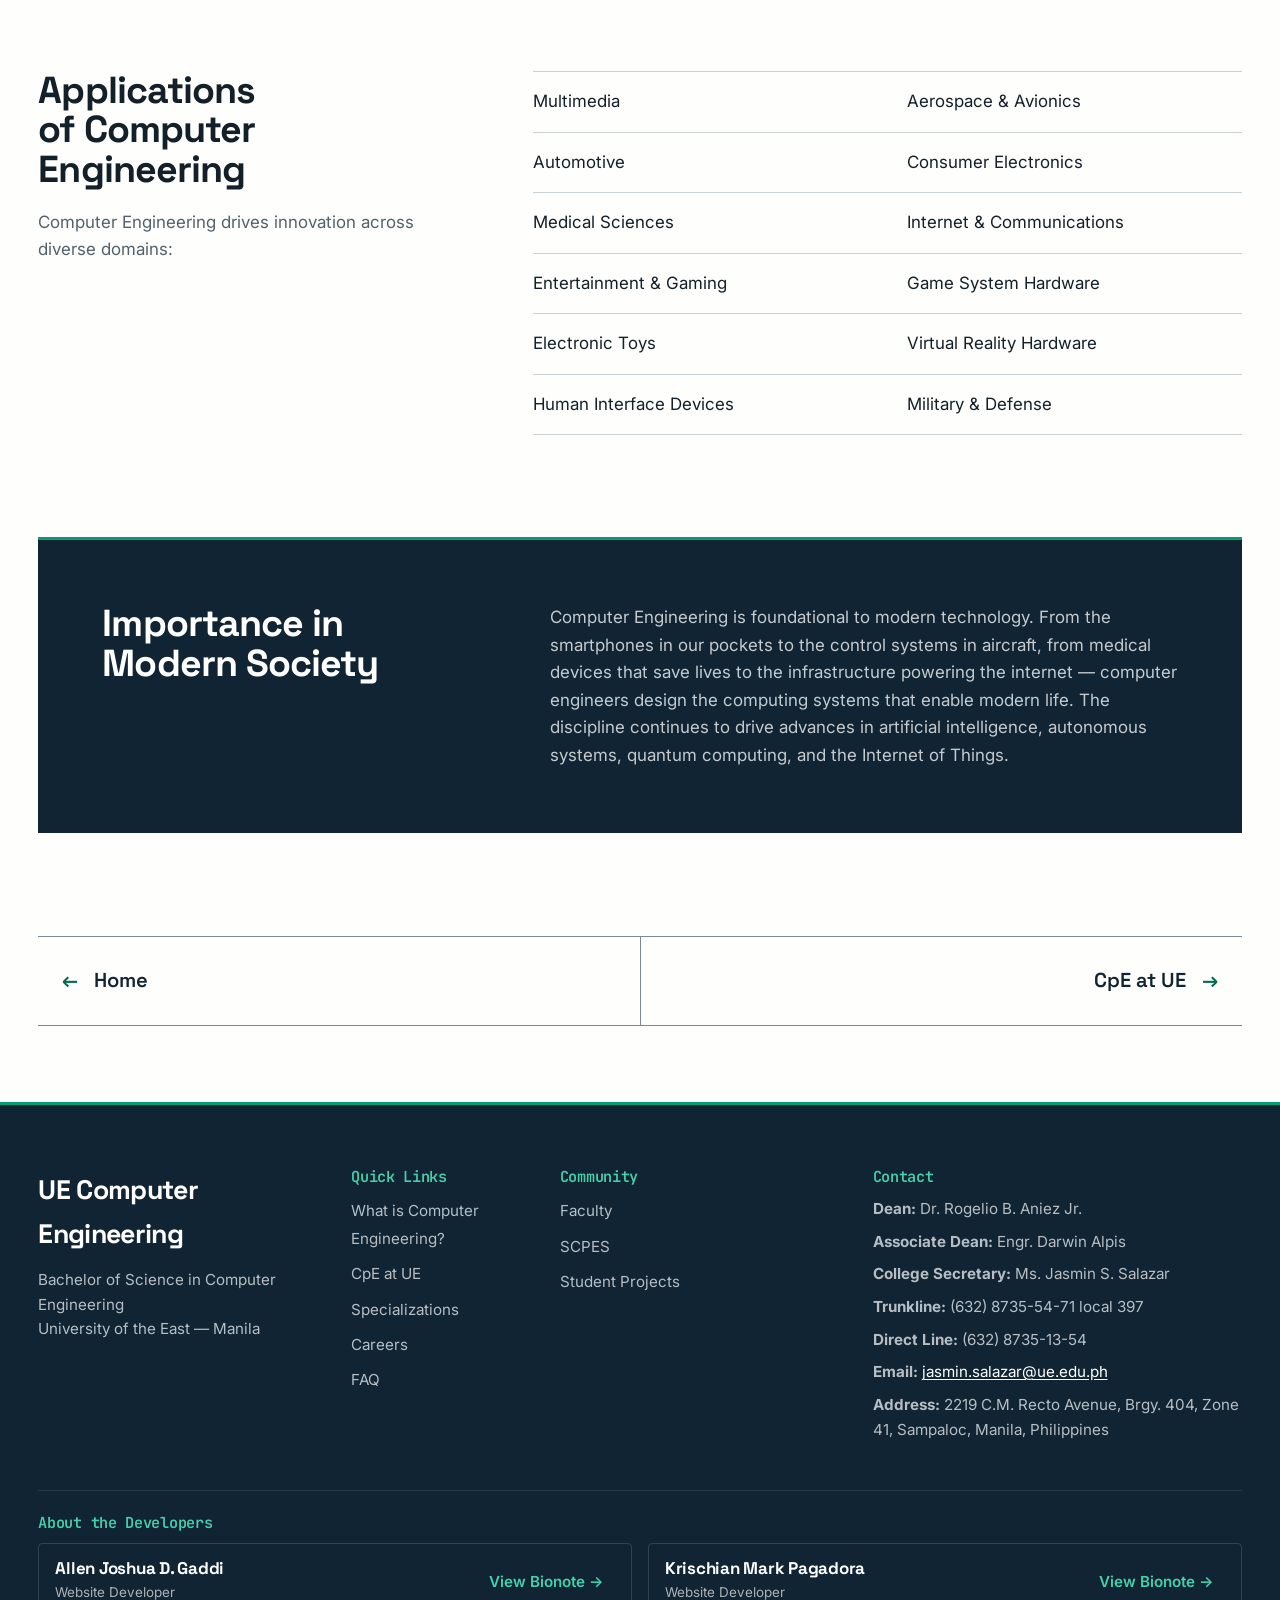
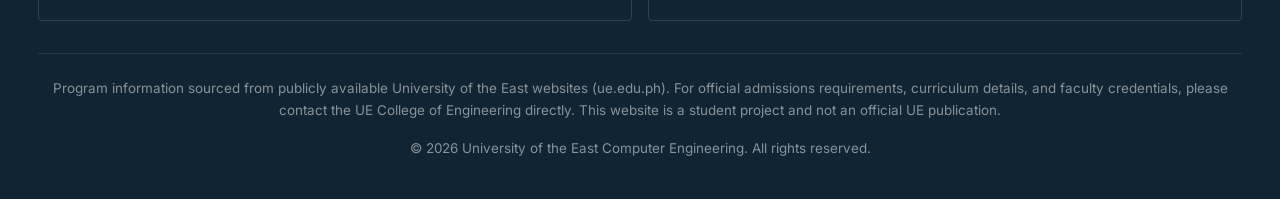
<file: what-is-cpe.html>
<!DOCTYPE html>
<html lang="en">
<head>
  <meta charset="UTF-8">
  <meta name="viewport" content="width=device-width, initial-scale=1.0">
  <link rel="icon" href="Assets/favicon.svg" type="image/svg+xml">
  <meta name="description" content="Bachelor of Science in Computer Engineering website for the University of the East - Manila" data-i18n="meta.description">
  <title data-i18n="whatIs.meta.title">What is Computer Engineering? | UE Computer Engineering</title>
  <link rel="preconnect" href="https://fonts.googleapis.com">
  <link rel="preconnect" href="https://fonts.gstatic.com" crossorigin>
  <link rel="preload" as="style" href="https://fonts.googleapis.com/css2?family=Inter:wght@400;500;600&family=JetBrains+Mono:wght@400;500&family=Space+Grotesk:wght@500;600;700&display=swap" onload="this.onload=null;this.rel='stylesheet'">
  <noscript><link rel="stylesheet" href="https://fonts.googleapis.com/css2?family=Inter:wght@400;500;600&family=JetBrains+Mono:wght@400;500&family=Space+Grotesk:wght@500;600;700&display=swap"></noscript>
  <link href="https://cdn.jsdelivr.net/npm/bootstrap@5.3.3/dist/css/bootstrap.min.css" rel="stylesheet" integrity="sha384-QWTKZyjpPEjISv5WaRU9OFeRpok6YctnYmDr5pNlyT2bRjXh0JMhjY6hW+ALEwIH" crossorigin="anonymous">
  <link rel="stylesheet" href="Assets/css/variables.css">
  <link rel="stylesheet" href="Assets/css/main.css">
  <link rel="stylesheet" href="Assets/css/assistant.css">
</head>
<body class="page-core page-what-is-cpe">
  <a href="#main-content" class="skip-link" data-i18n="skip.main">Skip to main content</a>

  <nav class="navbar navbar-expand-xxl" aria-label="Main navigation" data-i18n-aria-label="a11y.mainNav">
    <div class="container-custom">
      <a class="navbar-brand" href="index.html" data-i18n="brand.name">UE Computer Engineering</a>
      <button class="navbar-toggler" type="button" data-bs-toggle="collapse" data-bs-target="#navbarNav" aria-controls="navbarNav" aria-expanded="false" aria-label="Toggle navigation" data-i18n-aria-label="a11y.toggleNav">
        <span class="navbar-toggler-icon"></span>
      </button>
      <div class="collapse navbar-collapse" id="navbarNav">
        <button class="navbar-drawer-close" type="button" data-i18n="a11y.closeNav">Close menu</button>
        <ul class="navbar-nav me-auto mb-2 mb-xxl-0">
          <li class="nav-item"><a class="nav-link" href="index.html" data-i18n="nav.home">Home</a></li>
          <li class="nav-item dropdown">
            <a class="nav-link dropdown-toggle active" href="#" role="button" data-bs-toggle="dropdown" aria-expanded="false" data-i18n="nav.about">About CpE</a>
            <ul class="dropdown-menu">
              <li><a class="dropdown-item active" href="what-is-cpe.html" data-i18n="nav.whatIs">What is Computer Engineering?</a></li>
              <li><a class="dropdown-item" href="what-is-cpe.html#hardware-software" data-i18n="nav.hardwareSoftware">Hardware & Software</a></li>
              <li><a class="dropdown-item" href="what-is-cpe.html#major-fields" data-i18n="nav.majorFields">Major Fields</a></li>
              <li><a class="dropdown-item" href="what-is-cpe.html#why-matters" data-i18n="nav.whyMatters">Why It Matters</a></li>
            </ul>
          </li>
          <li class="nav-item dropdown">
            <a class="nav-link dropdown-toggle" href="#" role="button" data-bs-toggle="dropdown" aria-expanded="false" data-i18n="nav.cpeAtUe">CpE at UE</a>
            <ul class="dropdown-menu">
              <li><a class="dropdown-item" href="cpe-at-ue.html" data-i18n="nav.overview">Program Overview</a></li>
            </ul>
          </li>
          <li class="nav-item"><a class="nav-link" href="specializations.html" data-i18n="nav.specializations">Specializations</a></li>
          <li class="nav-item"><a class="nav-link" href="careers.html" data-i18n="nav.careers">Careers</a></li>
          <li class="nav-item"><a class="nav-link" href="skills.html" data-i18n="nav.skills">Skills</a></li>
          <li class="nav-item dropdown">
            <a class="nav-link dropdown-toggle" href="#" role="button" data-bs-toggle="dropdown" aria-expanded="false" data-i18n="nav.community">Community</a>
            <ul class="dropdown-menu">
              <li><a class="dropdown-item" href="faculty.html" data-i18n="nav.faculty">Faculty</a></li>
              <li><a class="dropdown-item" href="scpes.html" data-i18n="nav.scpes">SCPES</a></li>
              <li><a class="dropdown-item" href="projects.html" data-i18n="nav.projects">Student Projects</a></li>
            </ul>
          </li>
          <li class="nav-item"><a class="nav-link" href="faq.html" data-i18n="nav.faq">FAQ</a></li>
          <li class="nav-item"><a class="nav-link" href="contact.html" data-i18n="nav.contact">Contact</a></li>
          <li class="nav-item"><a class="nav-link" href="game.html" data-i18n="nav.game">Game</a></li>
        </ul>
        <div class="dropdown language-selector">
          <button class="btn btn-link nav-link dropdown-toggle" type="button" data-bs-toggle="dropdown" aria-expanded="false" aria-label="Select language" data-i18n-aria-label="a11y.selectLanguage">
            <span data-i18n="lang.current">English</span>
          </button>
          <ul class="dropdown-menu dropdown-menu-end">
            <li><a class="dropdown-item" href="#" data-lang="en" data-i18n="lang.english">English</a></li>
            <li><a class="dropdown-item" href="#" data-lang="fil" data-i18n="lang.filipino">Filipino</a></li>
          </ul>
        </div>
      </div>
    </div>
  </nav>
  <div class="navbar-drawer-backdrop" aria-hidden="true"></div>

  <header class="hero-base hero-base--inner hero-slide hero-slide--page">
      <div class="container-custom hero-base__content">
        <p class="hero-base__eyebrow" data-i18n="nav.about">About CpE</p>
        <h1 data-i18n="whatIs.hero.title">What is Computer Engineering?</h1>
        <p class="lead" data-i18n="whatIs.hero.tagline">The discipline that bridges hardware and software to create computing systems</p>
      </div>
  </header>

  <main id="main-content">
    <section class="section core-page__content">
      <div class="container-custom">
        <nav aria-label="Breadcrumb" class="mb-4" data-i18n-aria-label="a11y.breadcrumb">
          <ol class="breadcrumb">
            <li class="breadcrumb-item"><a href="index.html" data-i18n="nav.home">Home</a></li>
            <li class="breadcrumb-item active" aria-current="page" data-i18n="nav.whatIs">What is Computer Engineering?</li>
          </ol>
        </nav>

        <article class="core-page__article">
          <header class="core-page__intro">
            <h2 data-i18n="whatIs.definition.title">Definition</h2>
            <p class="lead" data-i18n="whatIs.definition.desc">Computer Engineering is a discipline that integrates electrical engineering and computer science to develop computer hardware and software. Computer engineers are involved in many hardware and software aspects of computing, from the design of individual microcontrollers, microprocessors, personal computers, and supercomputers, to circuit design.</p>
          </header>

          <section id="hardware-software" class="core-page__section what-is__bridge">
            <h2 data-i18n="whatIs.hwsw.title">The Hardware–Software Relationship</h2>
            <p data-i18n="whatIs.hwsw.desc">Computer Engineering sits at the intersection of hardware and software. Computer Science, Electrical Engineering, and Computer Engineering overlap, while each program emphasizes different combinations of theory, software, electronics, and system design.</p>

            <div class="what-is__concept-grid">
              <article class="what-is__concept">
                <h3 data-i18n="whatIs.hwsw.hardware.title" class="h4 mb-3">Hardware</h3>
                <p class="text-muted small mb-3" data-i18n="whatIs.hwsw.hardware.desc">Computer Engineering hardware encompasses the physical components and architectural decisions that define computing systems.</p>
                <ul class="list-unstyled">
                  <li data-i18n="whatIs.hwsw.hardware.item1"><span class="me-2" aria-hidden="true">▸</span> Digital logic design</li>
                  <li data-i18n="whatIs.hwsw.hardware.item2"><span class="me-2" aria-hidden="true">▸</span> Computer architecture</li>
                  <li data-i18n="whatIs.hwsw.hardware.item3"><span class="me-2" aria-hidden="true">▸</span> Embedded systems</li>
                  <li data-i18n="whatIs.hwsw.hardware.item4"><span class="me-2" aria-hidden="true">▸</span> VLSI / Chip design</li>
                  <li data-i18n="whatIs.hwsw.hardware.item5"><span class="me-2" aria-hidden="true">▸</span> Signal processing</li>
                </ul>
              </article>
              <article class="what-is__concept">
                <h3 data-i18n="whatIs.hwsw.software.title" class="h4 mb-3">Software</h3>
                <p class="text-muted small mb-3" data-i18n="whatIs.hwsw.software.desc">Computer Engineering software focuses on the code that runs close to the hardware, enabling systems to function efficiently.</p>
                <ul class="list-unstyled">
                  <li data-i18n="whatIs.hwsw.software.item1"><span class="me-2" aria-hidden="true">▸</span> Firmware & RTOS</li>
                  <li data-i18n="whatIs.hwsw.software.item2"><span class="me-2" aria-hidden="true">▸</span> Device drivers</li>
                  <li data-i18n="whatIs.hwsw.software.item3"><span class="me-2" aria-hidden="true">▸</span> Low-level programming (C, Assembly)</li>
                  <li data-i18n="whatIs.hwsw.software.item4"><span class="me-2" aria-hidden="true">▸</span> Real-time systems</li>
                  <li data-i18n="whatIs.hwsw.software.item5"><span class="me-2" aria-hidden="true">▸</span> Hardware-software co-design</li>
                </ul>
              </article>
            </div>

            <aside class="core-page__callout">
              <h3 data-i18n="whatIs.hwsw.integration.title">Where They Meet: Hardware-Software Integration</h3>
              <p class="mb-0" data-i18n="whatIs.hwsw.integration.desc">The defining skill of a Computer Engineer is co-design — making hardware and software decisions together to optimize for performance, power, cost, and reliability. This systems-level thinking is what distinguishes Computer Engineering from its parent disciplines.</p>
            </aside>
          </section>

          <section id="major-fields" class="core-page__section">
            <h2 data-i18n="whatIs.fields.title">Major Areas of Computer Engineering</h2>
            <p class="lead mb-4" data-i18n="whatIs.fields.intro">Computer Engineering spans multiple interconnected fields. Students typically build depth in one or more of these areas through electives, projects, and research.</p>

            <div class="what-is__field-grid">
              <article class="what-is__field">
                  <h3 class="h5 mb-2" data-i18n="whatIs.fields.item1.title">Embedded Systems</h3>
                  <p class="text-muted small mb-2" data-i18n="whatIs.fields.item1.desc">Designing dedicated computing systems for specific functions within larger devices.</p>
                  <p class="small" data-i18n="whatIs.fields.item1.topics"><strong>Key topics:</strong> Microcontrollers, RTOS, C/C++, bare-metal programming</p>
                  <p class="small" data-i18n="whatIs.fields.item1.apps"><strong>Applications:</strong> Automotive ECUs, medical devices, IoT sensors, industrial controllers</p>
              </article>
              <article class="what-is__field">
                  <h3 class="h5 mb-2" data-i18n="whatIs.fields.item2.title">Computer Architecture</h3>
                  <p class="text-muted small mb-2" data-i18n="whatIs.fields.item2.desc">Designing processor architectures, memory hierarchies, and instruction sets.</p>
                  <p class="small" data-i18n="whatIs.fields.item2.topics"><strong>Key topics:</strong> ISA design, pipelining, cache hierarchy, parallel processing</p>
                  <p class="small" data-i18n="whatIs.fields.item2.apps"><strong>Applications:</strong> CPU/GPU design, high-performance computing, accelerator chips</p>
              </article>
              <article class="what-is__field">
                  <h3 class="h5 mb-2" data-i18n="whatIs.fields.item3.title">VLSI & Chip Design</h3>
                  <p class="text-muted small mb-2" data-i18n="whatIs.fields.item3.desc">Very Large Scale Integration — creating integrated circuits with millions of transistors.</p>
                  <p class="small" data-i18n="whatIs.fields.item3.topics"><strong>Key topics:</strong> Verilog/VHDL, FPGA, ASIC flow, timing analysis</p>
                  <p class="small" data-i18n="whatIs.fields.item3.apps"><strong>Applications:</strong> Custom SoCs, AI accelerators, memory controllers, I/O interfaces</p>
              </article>
              <article class="what-is__field">
                  <h3 class="h5 mb-2" data-i18n="whatIs.fields.item4.title">Computer Networks</h3>
                  <p class="text-muted small mb-2" data-i18n="whatIs.fields.item4.desc">Designing and managing data communication systems and network protocols.</p>
                  <p class="small" data-i18n="whatIs.fields.item4.topics"><strong>Key topics:</strong> TCP/IP, routing, switching, network security, QoS</p>
                  <p class="small" data-i18n="whatIs.fields.item4.apps"><strong>Applications:</strong> Data centers, 5G/6G, IoT connectivity, SDN/NFV</p>
              </article>
              <article class="what-is__field">
                  <h3 class="h5 mb-2" data-i18n="whatIs.fields.item5.title">Signal Processing</h3>
                  <p class="text-muted small mb-2" data-i18n="whatIs.fields.item5.desc">Analyzing, modifying, and synthesizing signals for communications, audio, and video.</p>
                  <p class="small" data-i18n="whatIs.fields.item5.topics"><strong>Key topics:</strong> DSP algorithms, filters, transforms, real-time processing</p>
                  <p class="small" data-i18n="whatIs.fields.item5.apps"><strong>Applications:</strong> Wireless comms, audio/video codecs, radar/sonar, biomedical imaging</p>
              </article>
              <article class="what-is__field">
                  <h3 class="h5 mb-2" data-i18n="whatIs.fields.item6.title">Robotics & Control</h3>
                  <p class="text-muted small mb-2" data-i18n="whatIs.fields.item6.desc">Integrating sensors, actuators, and computing for autonomous systems.</p>
                  <p class="small" data-i18n="whatIs.fields.item6.topics"><strong>Key topics:</strong> Control theory, sensor fusion, ROS, real-time control loops</p>
                  <p class="small" data-i18n="whatIs.fields.item6.apps"><strong>Applications:</strong> Industrial robots, autonomous vehicles, drones, surgical robots</p>
              </article>
            </div>
          </section>

          <section id="what-do" class="core-page__section core-page__split">
            <div class="core-page__section-heading">
            <h2 data-i18n="whatIs.do.title">What Computer Engineers Do</h2>
            <p data-i18n="whatIs.do.intro">Computer Engineers work across the full lifecycle of computing systems. Their work typically spans these core activities:</p>
            </div>
            <div>
            <dl class="core-page__definition-list">
              <div><dt data-i18n="whatIs.do.item1.title">Design</dt><dd data-i18n="whatIs.do.item1.desc">Create hardware architectures, circuit schematics, and system specifications.</dd></div>
              <div><dt data-i18n="whatIs.do.item2.title">Develop</dt><dd data-i18n="whatIs.do.item2.desc">Write firmware, device drivers, and low-level software for embedded platforms.</dd></div>
              <div><dt data-i18n="whatIs.do.item3.title">Test & Verify</dt><dd data-i18n="whatIs.do.item3.desc">Validate hardware and software through simulation, emulation, and physical testing.</dd></div>
              <div><dt data-i18n="whatIs.do.item4.title">Integrate</dt><dd data-i18n="whatIs.do.item4.desc">Combine hardware and software components into working systems.</dd></div>
              <div><dt data-i18n="whatIs.do.item5.title">Research</dt><dd data-i18n="whatIs.do.item5.desc">Advance the state of the art in computing hardware, architectures, and applications.</dd></div>
            </dl>
            <aside class="core-page__note" data-i18n="whatIs.do.note">
              <strong>Note:</strong> The specific mix of activities varies by role. Computer Engineering's breadth allows graduates to specialize based on interest.
            </aside>
            </div>
          </section>

          <!-- CpE vs Computer Science -->
          <section id="cpe-vs-cs" class="core-page__section">
            <h2 id="cpe-vs-cs-title" data-i18n="whatIs.vsCS.title">Computer Engineering vs. Computer Science</h2>
            <p data-i18n="whatIs.vsCS.intro">Both disciplines work with computing, but they differ in focus and scope:</p>

            <div class="table-responsive core-page__table-region" tabindex="0" role="region" aria-labelledby="cpe-vs-cs-title">
              <table class="table table-bordered align-middle">
                <thead class="table-light">
                  <tr>
                    <th scope="col" data-i18n="whatIs.vsCS.aspect">Aspect</th>
                    <th scope="col" data-i18n="whatIs.vsCS.cpe">Computer Engineering</th>
                    <th scope="col" data-i18n="whatIs.vsCS.cs">Computer Science</th>
                  </tr>
                </thead>
                <tbody>
                  <tr>
                    <td data-i18n="whatIs.vsCS.row1.aspect">Core Focus</td>
                    <td data-i18n="whatIs.vsCS.row1.cpe">Hardware–software interface; systems that integrate both</td>
                    <td data-i18n="whatIs.vsCS.row1.cs">Software, algorithms, theory, data structures</td>
                  </tr>
                  <tr>
                    <td data-i18n="whatIs.vsCS.row2.aspect">Hardware Knowledge</td>
                    <td data-i18n="whatIs.vsCS.row2.cpe">Often emphasizes circuits, architecture, digital logic, and hardware-software integration</td>
                    <td data-i18n="whatIs.vsCS.row2.cs">Coverage varies by program and may include architecture and hardware-related topics</td>
                  </tr>
                  <tr>
                    <td data-i18n="whatIs.vsCS.row3.aspect">Software Focus</td>
                    <td data-i18n="whatIs.vsCS.row3.cpe">Low-level: firmware, drivers, RTOS, co-design</td>
                    <td data-i18n="whatIs.vsCS.row3.cs">Broad: applications, systems, web, AI/ML, theory</td>
                  </tr>
                  <tr>
                    <td data-i18n="whatIs.vsCS.row4.aspect">Mathematics</td>
                    <td data-i18n="whatIs.vsCS.row4.cpe">Often includes both continuous and discrete mathematics</td>
                    <td data-i18n="whatIs.vsCS.row4.cs">Often emphasizes discrete mathematics while requirements vary by program</td>
                  </tr>
                  <tr>
                    <td data-i18n="whatIs.vsCS.row5.aspect">Typical Outputs</td>
                    <td data-i18n="whatIs.vsCS.row5.cpe">Chips, boards, embedded devices, real-time systems</td>
                    <td data-i18n="whatIs.vsCS.row5.cs">Applications, libraries, frameworks, algorithms</td>
                  </tr>
                </tbody>
              </table>
            </div>

            <p class="mt-3" data-i18n="whatIs.vsCS.conclusion">In practice, the fields overlap significantly. Computer Engineers may work extensively with software, and Computer Scientists may work with hardware. The emphasis of either degree varies by institution and curriculum.</p>
          </section>

          <section id="applications" class="core-page__section core-page__split">
            <div class="core-page__section-heading">
            <h2 data-i18n="whatIs.apps.title">Applications of Computer Engineering</h2>
            <p data-i18n="whatIs.apps.intro">Computer Engineering drives innovation across diverse domains:</p>
            </div>
            <ul class="what-is__application-list">
              <li data-i18n="whatIs.apps.item1">Multimedia</li><li data-i18n="whatIs.apps.item2">Aerospace & Avionics</li>
              <li data-i18n="whatIs.apps.item3">Automotive</li><li data-i18n="whatIs.apps.item4">Consumer Electronics</li>
              <li data-i18n="whatIs.apps.item5">Medical Sciences</li><li data-i18n="whatIs.apps.item6">Internet & Communications</li>
              <li data-i18n="whatIs.apps.item7">Entertainment & Gaming</li><li data-i18n="whatIs.apps.item8">Game System Hardware</li>
              <li data-i18n="whatIs.apps.item9">Electronic Toys</li><li data-i18n="whatIs.apps.item10">Virtual Reality Hardware</li>
              <li data-i18n="whatIs.apps.item11">Human Interface Devices</li><li data-i18n="whatIs.apps.item12">Military & Defense</li>
            </ul>
          </section>

          <section id="why-matters" class="core-page__closing">
            <h2 data-i18n="whatIs.matter.title">Importance in Modern Society</h2>
            <p data-i18n="whatIs.matter.desc">Computer Engineering is foundational to modern technology. From the smartphones in our pockets to the control systems in aircraft, from medical devices that save lives to the infrastructure powering the internet — computer engineers design the computing systems that enable modern life. The discipline continues to drive advances in artificial intelligence, autonomous systems, quantum computing, and the Internet of Things.</p>
          </section>
          <nav class="core-page__next" aria-label="Program page navigation" data-i18n-aria-label="a11y.programPageNav">
            <a href="index.html"><span data-i18n="nav.home">Home</span></a>
            <a href="cpe-at-ue.html"><span data-i18n="nav.cpeAtUe">CpE at UE</span></a>
          </nav>
        </article>
      </div>
    </section>
  </main>

  <footer class="site-footer" role="contentinfo">
    <div class="container-custom">
      <div class="row g-5">
        <div class="col-lg-3 col-md-6">
          <p class="footer-brand" data-i18n="brand.name">UE Computer Engineering</p>
          <p class="footer-tagline">
            <span data-i18n="footer.tagline">Bachelor of Science in Computer Engineering</span>
            <br>
            <span data-i18n="footer.university">University of the East — Manila</span>
          </p>
        </div>
        <div class="col-lg-2 col-md-6">
          <h2 class="footer-heading" data-i18n="footer.quickLinks">Quick Links</h2>
          <ul class="footer-links">
            <li><a href="what-is-cpe.html" data-i18n="nav.whatIs">What is Computer Engineering?</a></li>
            <li><a href="cpe-at-ue.html" data-i18n="nav.cpeAtUe">CpE at UE</a></li>
            <li><a href="specializations.html" data-i18n="nav.specializations">Specializations</a></li>
            <li><a href="careers.html" data-i18n="nav.careers">Careers</a></li>
            <li><a href="faq.html" data-i18n="nav.faq">FAQ</a></li>
          </ul>
        </div>
        <div class="col-lg-3 col-md-6">
          <h2 class="footer-heading" data-i18n="footer.community">Community</h2>
          <ul class="footer-links">
            <li><a href="faculty.html" data-i18n="nav.faculty">Faculty</a></li>
            <li><a href="scpes.html" data-i18n="nav.scpes">SCPES</a></li>
            <li><a href="projects.html" data-i18n="nav.projects">Student Projects</a></li>
          </ul>
        </div>
        <div class="col-lg-4 col-md-6">
          <h2 class="footer-heading" data-i18n="footer.contact">Contact</h2>
          <address class="footer-contact">
            <p><strong data-i18n="footer.dean">Dean:</strong> Dr. Rogelio B. Aniez Jr.</p>
            <p><strong data-i18n="footer.assocDean">Associate Dean:</strong> Engr. Darwin Alpis</p>
            <p><strong data-i18n="footer.secretary">College Secretary:</strong> Ms. Jasmin S. Salazar</p>
            <p><strong data-i18n="footer.trunkline">Trunkline:</strong> (632) 8735-54-71 local 397</p>
            <p><strong data-i18n="footer.directLine">Direct Line:</strong> (632) 8735-13-54</p>
            <p><strong data-i18n="footer.email">Email:</strong> <a href="mailto:jasmin.salazar@ue.edu.ph">jasmin.salazar@ue.edu.ph</a></p>
            <p><strong data-i18n="footer.address">Address:</strong> 2219 C.M. Recto Avenue, Brgy. 404, Zone 41, Sampaloc, Manila, Philippines</p>
          </address>
        </div>
      </div>
      <section class="footer-developers" aria-labelledby="footer-developers-title">
        <h2 id="footer-developers-title" class="footer-heading" data-i18n="footer.developers.title">About the Developers</h2>
        <div class="footer-developers__list">
          <article class="footer-developer">
            <div><h3>Allen Joshua D. Gaddi</h3><p data-i18n="footer.developers.role">Website Developer</p></div>
            <a class="footer-developer__link" href="bionote/"><span data-i18n="footer.developers.view">View Bionote</span>&nbsp;<span aria-hidden="true">&rarr;</span></a>
          </article>
          <article class="footer-developer">
            <div><h3>Krischian Mark Pagadora</h3><p data-i18n="footer.developers.role">Website Developer</p></div>
            <a class="footer-developer__link" href="https://pagadorakrischianmark-debug.github.io/ncp3106_2026_kmpagadora/" target="_blank" rel="noopener noreferrer"><span data-i18n="footer.developers.view">View Bionote</span>&nbsp;<span aria-hidden="true">&rarr;</span></a>
          </article>
        </div>
      </section>
      <div class="footer-bottom">
        <p data-i18n="footer.disclaimer">Program information sourced from publicly available University of the East websites (ue.edu.ph). For official admissions requirements, curriculum details, and faculty credentials, please contact the UE College of Engineering directly. This website is a student project and not an official UE publication.</p>
        <p data-i18n="footer.copyright">&copy; 2026 University of the East Computer Engineering. All rights reserved.</p>
      </div>
    </div>
  </footer>

  <button class="scroll-top" aria-label="Scroll to top" data-i18n-aria-label="a11y.scrollTop" hidden>
    <svg width="20" height="20" viewBox="0 0 24 24" fill="none" stroke="currentColor" stroke-width="2" stroke-linecap="round" stroke-linejoin="round"><path d="M18 15l-6-6-6 6"/></svg>
  </button>

  <script src="https://cdn.jsdelivr.net/npm/bootstrap@5.3.3/dist/js/bootstrap.bundle.min.js" integrity="sha384-YvpcrYf0tY3lHB60NNkmXc5s9fDVZLESaAA55NDzOxhy9GkcIdslK1eN7N6jIeHz" crossorigin="anonymous"></script>
  <script src="Assets/js/i18n.js"></script>
  <script src="Assets/js/assistant.js"></script>
  <script src="Assets/js/navbar.js"></script>
  <script src="Assets/js/main.js"></script>
</body>
</html>
</file>
<file: Assets/css/variables.css>
/* ==========================================================================
   UE Computer Engineering — Design Tokens
   ========================================================================== */

/* --- Color Palette ------------------------------------------------------- */
:root {
  /* Primary — institutional navy */
  --color-primary: #102433;
  --color-primary-deep: #081822;
  --color-primary-light: #1D3544;

  /* Accent — engineering green */
  --color-accent: #009F74;
  --color-accent-hover: #00AD7D;
  --color-accent-text: #006B4D;
  --color-accent-soft: #E3F2ED;
  --color-accent-on-dark: #45CFAA;
  --color-accent-focus: rgba(0, 159, 116, 0.32);

  /* Secondary — Slate (professional neutral) */
  --color-secondary: #52626D;

  /* Surfaces */
  --color-surface: #FEFEFD;
  --color-surface-alt: #F1F4F3;

  /* Text */
  --color-text: #142029;
  --color-text-muted: #52616B;
  --color-text-on-primary: #FFFFFF;

  /* Borders & Dividers */
  --color-border: #CAD2D6;
  --color-border-strong: #7A8992;
  --color-border-focus: #009F74;

  /* Semantic */
  --color-error: #B82626;
  --color-success: #047A57;
  --color-warning: #D97706;

  /* --- Typography -------------------------------------------------------- */
  --font-display: 'Space Grotesk', system-ui, sans-serif;
  --font-body: 'Inter', system-ui, sans-serif;
  --font-mono: 'JetBrains Mono', monospace;

  /* Fluid type scale (clamp) */
  --fs-300: clamp(0.75rem, 0.72rem + 0.15vw, 0.875rem);   /* Caption */
  --fs-400: clamp(0.875rem, 0.85rem + 0.125vw, 1rem);      /* Small */
  --fs-500: clamp(1rem, 0.98rem + 0.1vw, 1.0625rem);       /* Body */
  --fs-600: clamp(1.125rem, 1.08rem + 0.225vw, 1.3125rem); /* Lead */
  --fs-700: clamp(1.375rem, 1.27rem + 0.5vw, 1.75rem);     /* H4 / Card title */
  --fs-800: clamp(1.75rem, 1.55rem + 1vw, 2.5rem);         /* H3 / Section */
  --fs-900: clamp(2.25rem, 1.95rem + 1.5vw, 3.75rem);      /* H2 / Page title */
  --fs-1000: clamp(2.75rem, 2.2rem + 2.75vw, 5.5rem);      /* H1 / Hero */

  /* Font weights */
  --fw-regular: 400;
  --fw-medium: 500;
  --fw-semibold: 600;
  --fw-bold: 700;

  /* Line heights */
  --lh-tight: 1.04;
  --lh-snug: 1.18;
  --lh-normal: 1.3;
  --lh-relaxed: 1.62;
  --lh-loose: 1.7;

  /* --- Spacing ----------------------------------------------------------- */
  --space-1: 0.25rem;
  --space-2: 0.5rem;
  --space-3: 0.75rem;
  --space-4: 1rem;
  --space-5: 1.25rem;
  --space-6: 1.5rem;
  --space-8: 2rem;
  --space-10: 2.5rem;
  --space-12: 3rem;
  --space-16: 4rem;
  --space-20: 5rem;

  /* --- Border Radius ----------------------------------------------------- */
  --radius-sm: 2px;
  --radius-md: 4px;
  --radius-lg: 8px;
  --radius-full: 9999px;

  /* --- Shadows ----------------------------------------------------------- */
  --shadow-sm: 0 1px 2px rgba(8, 24, 34, 0.05);
  --shadow-md: 0 6px 18px rgba(8, 24, 34, 0.09);
  --shadow-lg: 0 16px 32px rgba(8, 24, 34, 0.12);

  /* --- Transitions ------------------------------------------------------- */
  --transition-fast: 150ms ease;
  --transition-base: 250ms ease;

  /* --- Layout ------------------------------------------------------------ */
  --container-max: 1280px;
  --content-measure: 72ch;
  --layout-gutter: clamp(1rem, 3vw, 2.5rem);
  --section-space: clamp(3.5rem, 6vw, 6rem);
  --header-height: 68px;

  /* --- Hero -------------------------------------------------------------- */
  --hero-overlay: linear-gradient(90deg, rgba(8, 24, 34, 0.88) 0%, rgba(8, 24, 34, 0.68) 48%, rgba(8, 24, 34, 0.3) 100%);

  /* --- Z-index ----------------------------------------------------------- */
  --z-dropdown: 1000;
  --z-sticky: 1020;
  --z-modal: 1050;
  --z-toast: 1080;
}

/* --- Bootstrap CSS Variable Overrides ------------------------------------ */
:root {
  /* Primary button = accent green with dark text */
  --bs-primary: var(--color-accent);
  --bs-primary-rgb: 0, 159, 116;
  --bs-btn-primary-bg: var(--color-accent);
  --bs-btn-primary-border: var(--color-accent);
  --bs-btn-primary-color: var(--color-primary-deep);
  --bs-btn-primary-hover-bg: var(--color-accent-hover);
  --bs-btn-primary-hover-border: var(--color-accent-hover);
  --bs-btn-primary-active-bg: #006B4D;
  --bs-btn-primary-active-border: #006B4D;
  --bs-btn-primary-focus-shadow: 0 0 0 0.25rem var(--color-accent-focus);

  /* Outline primary */
  --bs-btn-outline-primary-color: var(--color-accent-text);
  --bs-btn-outline-primary-border: var(--color-accent);
  --bs-btn-outline-primary-hover-bg: var(--color-accent);
  --bs-btn-outline-primary-hover-color: var(--color-primary);

  /* Links = dark text with underline, hover = accent */
  --bs-link-color: var(--color-text);
  --bs-link-hover-color: var(--color-accent-text);
  --bs-link-underline-offset: 2px;

  /* Body */
  --bs-body-bg: var(--color-surface);
  --bs-body-color: var(--color-text);
  --bs-body-font-family: var(--font-body);
  --bs-body-line-height: var(--lh-relaxed);

  /* Headings */
  --bs-headings-font-family: var(--font-display);
  --bs-headings-font-weight: var(--fw-bold);
  --bs-headings-line-height: var(--lh-tight);
  --bs-headings-color: var(--color-text);

  /* Border */
  --bs-border-color: var(--color-border);
  --bs-border-radius: var(--radius-md);
  --bs-border-radius-lg: var(--radius-lg);
  --bs-border-radius-sm: var(--radius-sm);

  /* Focus */
  --bs-focus-ring-color: var(--color-accent-focus);
  --bs-focus-ring-width: 3px;

  /* Card */
  --bs-card-bg: var(--color-surface);
  --bs-card-border-color: var(--color-border);
  --bs-card-border-radius: var(--radius-lg);
  --bs-card-box-shadow: var(--shadow-sm);

  /* Navbar */
  --bs-navbar-padding-y: 0.75rem;
  --bs-navbar-padding-x: 1.5rem;
  --bs-navbar-color: var(--color-text-on-primary);
  --bs-navbar-hover-color: rgba(255, 255, 255, 0.75);
  --bs-navbar-active-color: var(--color-text-on-primary);
  --bs-navbar-brand-color: var(--color-text-on-primary);
  --bs-navbar-brand-hover-color: var(--color-text-on-primary);

  /* Form */
  --bs-input-bg: var(--color-surface);
  --bs-input-border-color: var(--color-border-strong);
  --bs-input-color: var(--color-text);
  --bs-input-focus-bg: var(--color-surface);
  --bs-input-focus-border-color: var(--color-accent);
  --bs-input-focus-box-shadow: 0 0 0 0.25rem var(--color-accent-focus);

  /* Badge */
  --bs-badge-padding-x: 0.625rem;
  --bs-badge-padding-y: 0.25rem;
  --bs-badge-font-size: 0.75em;
  --bs-badge-border-radius: var(--radius-full);

  /* Dropdown */
  --bs-dropdown-bg: var(--color-surface);
  --bs-dropdown-border-color: var(--color-border);
  --bs-dropdown-link-hover-bg: var(--color-surface-alt);
  --bs-dropdown-link-hover-color: var(--color-text);
}

/* --- Dark mode (optional, not implemented) ------------------------------- */
/* @media (prefers-color-scheme: dark) {
  :root {
    --color-surface: #0F1720;
    --color-surface-alt: #1B2A3A;
    --color-text: #F0F2F5;
    --color-text-muted: #8A9BA8;
    --color-border: #2A3A4A;
  }
} */
</file>
<file: Assets/css/main.css>
/* ==========================================================================
   UE Computer Engineering — Main Styles
   ========================================================================== */

/* --- Reset & Base -------------------------------------------------------- */
*, *::before, *::after {
  box-sizing: border-box;
}

html {
  scroll-behavior: smooth;
}

main [id] { scroll-margin-top: calc(var(--header-height) + var(--space-4)); }

@media (prefers-reduced-motion: reduce) {
  html { scroll-behavior: auto; }
  *, *::before, *::after {
    animation-duration: 0.01ms !important;
    animation-iteration-count: 1 !important;
    transition-duration: 0.01ms !important;
  }
}

body {
  margin: 0;
  font-family: var(--font-body);
  font-size: var(--fs-500);
  line-height: var(--lh-relaxed);
  color: var(--color-text);
  background-color: var(--color-surface);
  -webkit-font-smoothing: antialiased;
  -moz-osx-font-smoothing: grayscale;
}

/* --- Typography ---------------------------------------------------------- */
h1, h2, h3, h4, h5, h6 {
  margin-top: 0;
  margin-bottom: var(--space-4);
  font-family: var(--font-display);
  font-weight: var(--fw-bold);
  line-height: var(--lh-tight);
  color: var(--color-text);
}

h1 { font-size: var(--fs-1000); letter-spacing: -0.02em; }
h2 { font-size: var(--fs-900); letter-spacing: -0.025em; }
h3 { font-size: var(--fs-800); letter-spacing: -0.015em; }
h4 { font-size: var(--fs-700); font-weight: var(--fw-semibold); }
h5 { font-size: var(--fs-600); font-weight: var(--fw-semibold); }
h6 { font-size: var(--fs-500); font-weight: var(--fw-semibold); }

.lead {
  font-size: var(--fs-600);
  font-weight: var(--fw-regular);
  line-height: var(--lh-loose);
  color: var(--color-text-muted);
}

p { margin-top: 0; margin-bottom: var(--space-4); }

.small, small { font-size: var(--fs-300); line-height: var(--lh-normal); }

a {
  color: var(--bs-link-color);
  text-decoration: underline;
  text-underline-offset: var(--bs-link-underline-offset);
  transition: color var(--transition-fast);
}
a:hover { color: var(--bs-link-hover-color); }

code, kbd, pre, samp {
  font-family: var(--font-mono);
  font-size: 0.9em;
}

code {
  background-color: var(--color-surface-alt);
  padding: 0.125rem 0.375rem;
  border-radius: var(--radius-sm);
}

pre {
  background-color: var(--color-primary);
  color: var(--color-text-on-primary);
  padding: var(--space-4);
  border-radius: var(--radius-md);
  overflow-x: auto;
  margin-bottom: var(--space-4);
}
pre code { background: none; padding: 0; }

/* --- Layout Utilities ---------------------------------------------------- */
.container-custom {
  max-width: var(--container-max);
  margin: 0 auto;
  padding: 0 var(--layout-gutter);
}

.section {
  padding: var(--section-space) 0;
}

.section-alt {
  background-color: var(--color-surface-alt);
}

@media (max-width: 991.98px) {
  main .row.g-5 {
    --bs-gutter-x: min(3rem, calc(var(--layout-gutter) + var(--layout-gutter)));
  }
}

/* --- Focus Visible ------------------------------------------------------- */
:focus:not(:focus-visible) { outline: none; }
:focus-visible {
  outline: 3px solid var(--color-border-focus);
  outline-offset: 2px;
  box-shadow: 0 0 0 5px var(--color-surface);
}

/* --- Skip Link ----------------------------------------------------------- */
.skip-link {
  position: absolute;
  top: -100%;
  left: var(--space-4);
  padding: var(--space-2) var(--space-4);
  background: var(--color-primary);
  color: var(--color-text-on-primary);
  font-weight: var(--fw-medium);
  border-radius: var(--radius-sm);
  z-index: 9999;
  transition: top var(--transition-fast);
}
.skip-link:focus { top: var(--space-4); }

/* --- Buttons (Bootstrap overrides) -------------------------------------- */
.btn {
  font-weight: var(--fw-semibold);
  letter-spacing: 0;
  border-width: 1px;
  border-radius: var(--radius-sm);
  padding: 0.625rem 1.5rem;
  transition: color var(--transition-fast), background-color var(--transition-fast), border-color var(--transition-fast);
}

.btn-primary {
  background-color: var(--color-accent);
  border-color: var(--color-accent);
  color: var(--color-primary-deep);
}
.btn-primary:hover,
.btn-primary:focus,
.btn-primary:active {
  background-color: var(--color-accent-hover);
  border-color: var(--color-accent-hover);
  color: var(--color-primary-deep);
}
.btn-primary:focus-visible {
  box-shadow: 0 0 0 3px var(--color-accent-focus);
}

.btn-outline-primary {
  color: var(--color-primary);
  border-color: var(--color-primary);
}
.btn-outline-primary:hover {
  background-color: var(--color-primary);
  color: var(--color-text-on-primary);
  border-color: var(--color-primary);
}

.btn-lg { padding: 0.875rem 2rem; font-size: var(--fs-500); }
.btn-sm { padding: 0.375rem 1rem; font-size: var(--fs-400); }

/* --- Cards --------------------------------------------------------------- */
.card {
  border: 1px solid var(--color-border);
  border-radius: var(--radius-md);
  background: var(--color-surface);
  box-shadow: none;
  transition: border-color var(--transition-fast);
  overflow: hidden;
}

.card:hover {
  border-color: var(--color-border-strong);
}

.card-body { padding: var(--space-6); }

.card-title {
  margin-bottom: var(--space-3);
  font-size: var(--fs-700);
  font-weight: var(--fw-semibold);
}

.card-text {
  font-size: var(--fs-500);
  color: var(--color-text-muted);
  margin-bottom: 0;
}

/* --- Badges -------------------------------------------------------------- */
.badge {
  font-weight: var(--fw-medium);
  letter-spacing: 0.01em;
  border-radius: var(--radius-full);
}

.badge-primary {
  background-color: var(--color-accent);
  color: var(--color-primary);
}

.badge-secondary {
  background-color: var(--color-secondary);
  color: var(--color-text-on-primary);
}

/* --- Navbar -------------------------------------------------------------- */
.navbar {
  position: sticky;
  top: 0;
  z-index: var(--z-sticky);
  height: var(--header-height);
  background-color: var(--color-primary) !important;
  border-bottom: 1px solid rgba(255, 255, 255, 0.14);
  padding-top: var(--bs-navbar-padding-y);
  padding-bottom: var(--bs-navbar-padding-y);
  transition: box-shadow var(--transition-base), background-color var(--transition-base);
}

.navbar.scrolled {
  box-shadow: var(--shadow-md);
}

.navbar > .container-custom {
  display: flex;
  flex-wrap: inherit;
  align-items: center;
  justify-content: space-between;
  width: 100%;
}

.navbar-brand {
  font-family: var(--font-display);
  font-weight: var(--fw-bold);
  font-size: var(--fs-600);
  letter-spacing: -0.02em;
  color: var(--color-text-on-primary) !important;
  text-decoration: none;
}

.navbar-brand:hover { color: var(--color-text-on-primary) !important; }

.navbar-toggler {
  border-color: rgba(255, 255, 255, 0.45);
  border-radius: var(--radius-sm);
}
.navbar-toggler:focus-visible {
  outline: 3px solid var(--color-accent-on-dark);
  outline-offset: 3px;
  box-shadow: none;
}
.navbar-toggler-icon { filter: invert(1) grayscale(1) brightness(2); }

.navbar-drawer-close { display: none; }

@media (max-width: 575.98px) {
  .navbar-brand {
    max-width: calc(100% - 64px);
    overflow: hidden;
    font-size: var(--fs-500);
    text-overflow: ellipsis;
    white-space: nowrap;
  }
}

.navbar-nav .nav-link {
  color: var(--color-text-on-primary);
  font-weight: var(--fw-medium);
  font-size: var(--fs-400);
  padding: var(--space-2) var(--space-3) !important;
  border-bottom: 3px solid transparent;
  transition: color var(--transition-fast), border-color var(--transition-fast);
}

.navbar-nav .nav-link:hover,
.navbar-nav .nav-link:focus {
  color: rgba(255, 255, 255, 0.75);
}

.navbar-nav .nav-link.active {
  color: var(--color-text-on-primary);
  border-bottom-color: var(--color-accent);
}

/* Language selector in navbar */
.language-selector .btn-link {
  color: var(--color-text-on-primary);
  padding: var(--space-2) var(--space-3) !important;
}

.language-selector .dropdown-menu {
  border: 1px solid var(--color-border);
  border-radius: var(--radius-sm);
  box-shadow: var(--shadow-md);
  margin-top: var(--space-2);
}

.language-selector .dropdown-item {
  color: var(--color-text);
  font-weight: var(--fw-medium);
  padding: var(--space-2) var(--space-4);
}

.language-selector .dropdown-item:hover,
.language-selector .dropdown-item:focus {
  background-color: var(--color-surface-alt);
  color: var(--color-text);
}

.language-selector .dropdown-item.active {
  background-color: transparent;
  color: var(--color-accent-text);
}

/* Mobile drawer */
@media (max-width: 1399.98px) {
  .navbar-drawer-close {
    display: block;
    margin: 0 0 var(--space-4) auto;
    padding: var(--space-2) var(--space-3);
    border: 1px solid var(--color-border);
    border-radius: var(--radius-md);
    background: var(--color-surface);
    color: var(--color-text);
    font-weight: var(--fw-medium);
  }

  .navbar-collapse {
    position: fixed;
    top: 0;
    right: 0;
    bottom: 0;
    width: 320px;
    max-width: 88vw;
    background: var(--color-surface);
    padding: var(--space-8) var(--space-6) var(--space-6);
    overflow-y: auto;
    transform: translateX(100%);
    transition: transform var(--transition-base);
    z-index: var(--z-sticky);
    box-shadow: var(--shadow-lg);
  }

  .navbar-collapse.show {
    transform: translateX(0);
  }

  .navbar-collapse a:focus-visible,
  .navbar-collapse button:focus-visible {
    outline: 3px solid var(--color-accent-text);
    outline-offset: 2px;
    box-shadow: none;
  }

  .navbar-nav {
    flex-direction: column;
    align-items: stretch;
  }

  .navbar-nav .nav-link {
    color: var(--color-text);
    background-color: transparent;
    border-bottom: 1px solid var(--color-border);
    padding: var(--space-3) var(--space-2) !important;
    font-size: var(--fs-500);
    transition: color var(--transition-fast), background-color var(--transition-fast), border-color var(--transition-fast);
  }

  .navbar-nav .nav-link:hover,
  .navbar-nav .nav-link:focus {
    color: var(--color-text);
    background-color: var(--color-surface-alt);
  }

  .navbar-nav .nav-link.active {
    border-bottom-color: var(--color-accent);
    background-color: var(--color-accent-soft);
    color: var(--color-accent-text);
  }

  .navbar-nav .nav-link.active:hover,
  .navbar-nav .nav-link.active:focus {
    background-color: var(--color-accent-soft);
    color: var(--color-accent-text);
  }

  .navbar-nav .dropdown-menu {
    position: static;
    border: none;
    background: var(--color-surface-alt);
    border-radius: var(--radius-sm);
    margin: var(--space-2) 0;
    box-shadow: none;
  }

  .language-selector .btn-link {
    color: var(--color-text);
  }

  .language-selector .btn-link:hover,
  .language-selector .btn-link:focus {
    background-color: var(--color-surface-alt);
    color: var(--color-text);
  }

  .language-selector .dropdown-item {
    display: flex;
    min-height: 44px;
    align-items: center;
  }

  .language-selector .dropdown-item.active,
  .language-selector .dropdown-item.active:hover,
  .language-selector .dropdown-item.active:focus {
    background-color: var(--color-accent-soft);
    color: var(--color-accent-text);
  }
}

/* Drawer backdrop */
.navbar-drawer-backdrop {
  position: fixed;
  inset: 0;
  background: rgba(8, 24, 34, 0.58);
  opacity: 0;
  visibility: hidden;
  transition: opacity var(--transition-base), visibility var(--transition-base);
  z-index: calc(var(--z-sticky) - 1);
}

.navbar-drawer-backdrop.show {
  opacity: 1;
  visibility: visible;
}

/* --- Hero Base (shared) -------------------------------------------------- */
.hero-base {
  position: relative;
  overflow: hidden;
  background-color: var(--color-primary-deep);
}

.hero-base__content {
  position: relative;
  z-index: 2;
  width: 100%;
  max-width: var(--container-max);
  margin: 0 auto;
  padding: var(--space-12) var(--layout-gutter);
  color: var(--color-text-on-primary);
  text-align: left;
}

.hero-base__eyebrow {
  margin-bottom: var(--space-5);
  color: var(--color-accent-on-dark);
  font-family: var(--font-mono);
  font-size: var(--fs-300);
  font-weight: var(--fw-medium);
  letter-spacing: 0.02em;
}

.hero-base h1,
.hero-base h2 {
  font-size: var(--fs-900);
  font-weight: var(--fw-bold);
  line-height: var(--lh-snug);
  margin-bottom: var(--space-4);
  color: var(--color-text-on-primary);
}

.hero-base .lead {
  font-size: var(--fs-500);
  line-height: var(--lh-loose);
  margin-bottom: var(--space-6);
  max-width: 560px;
  color: rgba(255, 255, 255, 0.9);
}

@media (min-width: 768px) {
  .hero-base .lead {
    font-size: var(--fs-600);
  }
}

.hero-base .btn { margin-right: var(--space-3); }

/* Slide background images (shared) */
.hero-base.hero-slide,
.hero-slide {
  position: relative;
  background-size: cover;
  background-position: center;
  background-repeat: no-repeat;
}

.hero-slide::before {
  content: '';
  position: absolute;
  inset: 0;
  background: var(--hero-overlay);
  pointer-events: none;
  z-index: 1;
}

.hero-base--carousel .hero-slide {
  position: absolute;
  inset: 0;
  z-index: 0;
}

.hero-slide-1 { background-image: url('../images/carousel/hero.jpg'); background-position: 50% 45%; }
.hero-slide-2 { background-image: url('../images/carousel/hero2.jpg'); background-position: 50% 64%; }
.hero-slide-2::before { background: linear-gradient(90deg, rgba(8, 24, 34, 0.94) 0%, rgba(8, 24, 34, 0.76) 62%, rgba(8, 24, 34, 0.42) 100%); }
.hero-slide-3 { background-image: url('../images/carousel/hero3.jpg'); background-position: 50% 34%; }
.hero-slide-4 { background-image: url('../images/carousel/CAREER.jpg'); background-position: 50% 48%; }
.hero-slide-5 { background-image: url('../images/carousel/COMMUNITY.jpg'); background-position: 50% 50%; }
.hero-slide-6 { background-image: url('../images/carousel/ORG ACHIEVEMENT.jpg'); background-position: 50% 50%; }
.hero-slide-7 { background-image: url('../images/carousel/thanksgiving-2025.jpg'); background-position: 50% 48%; }
.hero-slide-8 { background-image: url('../images/carousel/arduino-day.jpg'); background-position: 52% 45%; }
.hero-slide-9 { background-image: url('../images/carousel/3d-printing-workshop.jpg'); background-position: 70% 48%; }

.hero-slide--page {
  background-image: url('../images/hero/COMPUTER ENGINEER.jpg');
  background-position: var(--page-hero-position, 50% 50%);
}

/* --- Hero Carousel (Homepage) ------------------------------------------- */
.hero-base--carousel {
  min-height: calc(100vh - var(--header-height));
  min-height: calc(100dvh - var(--header-height));
  display: flex;
  align-items: center;
}

.hero-base--carousel .hero-base__content {
  padding-top: var(--space-16);
  padding-bottom: 6rem;
}

.hero-base--carousel .carousel-item { position: relative; }

.hero-base--carousel .hero-slide { position: absolute; inset: 0; }

.hero-base--carousel > .carousel,
.hero-base--carousel .carousel-inner,
.hero-base--carousel .carousel-item {
  width: 100%;
  min-height: calc(100vh - var(--header-height));
  min-height: calc(100dvh - var(--header-height));
}

@media (max-width: 767.98px) {
  .hero-base--carousel { min-height: calc(100vh - var(--header-height)); min-height: calc(100dvh - var(--header-height)); }
  .hero-base--carousel > .carousel,
  .hero-base--carousel .carousel-inner,
  .hero-base--carousel .carousel-item { min-height: calc(100vh - var(--header-height)); min-height: calc(100dvh - var(--header-height)); }
}

/* Carousel controls */
.hero-base--carousel .carousel-control-prev,
.hero-base--carousel .carousel-control-next {
  top: 0;
  bottom: auto;
  width: 48px;
  height: calc(100vh - var(--header-height));
  height: calc(100dvh - var(--header-height));
  opacity: 0.6;
  z-index: 3;
  transition: opacity var(--transition-fast);
}

.hero-base--carousel .carousel-control-prev:hover,
.hero-base--carousel .carousel-control-next:hover { opacity: 1; }

.hero-base--carousel .carousel-control-prev-icon,
.hero-base--carousel .carousel-control-next-icon {
  background-size: 24px;
  filter: drop-shadow(0 2px 4px rgba(0, 0, 0, 0.3));
}

.hero-base--carousel .carousel-indicators {
  bottom: var(--space-6);
  z-index: 3;
}

.hero-base--carousel .carousel-indicators button {
  width: 10px;
  height: 10px;
  border-radius: 50%;
  border: none;
  background-color: rgba(255, 255, 255, 0.5);
  margin: 0 var(--space-2);
  transition: all var(--transition-fast);
}

.hero-base--carousel .carousel-indicators button.active {
  background-color: var(--color-text-on-primary);
  transform: scale(1.2);
}

/* --- Hero Inner (Inner Pages) ------------------------------------------- */
.hero-base--inner {
  min-height: max(clamp(10rem, 19vw, 14.5rem), 28.125vw);
  display: flex;
  align-items: flex-end;
  border-bottom: 3px solid var(--color-accent);
}

.hero-base--inner.hero-slide::before {
  background: linear-gradient(90deg, rgba(8, 24, 34, 0.94) 0%, rgba(8, 24, 34, 0.78) 48%, rgba(8, 24, 34, 0.28) 100%);
}

.hero-base--inner .hero-base__content {
  width: 100%;
  padding-top: clamp(var(--space-12), 8vw, var(--space-20));
  padding-bottom: clamp(var(--space-10), 6vw, var(--space-16));
  flex-direction: column;
  justify-content: flex-end;
  align-items: flex-start;
}

/* Compact variant for tighter pages */
.hero-base--inner.hero-base--compact {
  min-height: max(150px, 20vh);
}

.carousel-control-prev-icon,
.carousel-control-next-icon {
  background-size: 24px;
  filter: drop-shadow(0 2px 4px rgba(0, 0, 0, 0.3));
}

.carousel-indicators {
  bottom: var(--space-6);
  z-index: 3;
}

.carousel-indicators button {
  width: 10px;
  height: 10px;
  border-radius: 50%;
  border: none;
  background-color: rgba(255, 255, 255, 0.5);
  margin: 0 var(--space-2);
  transition: all var(--transition-fast);
}

.carousel-indicators button.active {
  background-color: var(--color-text-on-primary);
  transform: scale(1.2);
}

/* --- Footer -------------------------------------------------------------- */
.site-footer {
  background-color: var(--color-primary);
  color: var(--color-text-on-primary);
  padding: var(--space-16) 0 var(--space-6);
  border-top: 3px solid var(--color-accent);
}

.footer-brand {
  font-family: var(--font-display);
  font-weight: var(--fw-bold);
  font-size: var(--fs-700);
  letter-spacing: -0.025em;
  margin-bottom: var(--space-3);
}

.footer-tagline {
  color: rgba(255, 255, 255, 0.7);
  font-size: var(--fs-400);
  margin-bottom: var(--space-4);
}

.footer-heading {
  font-size: var(--fs-400);
  font-weight: var(--fw-semibold);
  font-family: var(--font-mono);
  letter-spacing: -0.02em;
  color: var(--color-accent-on-dark);
  margin-bottom: var(--space-3);
}

.footer-links { list-style: none; padding: 0; margin: 0; }

.footer-links li { margin-bottom: var(--space-2); }

.footer-links a {
  color: rgba(255, 255, 255, 0.7);
  text-decoration: none;
  font-size: var(--fs-400);
  transition: color var(--transition-fast);
}

.footer-links a:hover { color: var(--color-accent-on-dark); text-decoration: underline; }

.footer-contact p {
  margin-bottom: var(--space-2);
  font-size: var(--fs-400);
  color: rgba(255, 255, 255, 0.7);
  overflow-wrap: anywhere;
}

.footer-contact a { color: var(--color-text-on-primary); }
.footer-contact a:hover { color: var(--color-accent-on-dark); }

.footer-developers {
  margin-top: var(--space-8);
  padding-top: var(--space-6);
  border-top: 1px solid rgba(255, 255, 255, 0.1);
}

.footer-developers__list {
  display: grid;
  grid-template-columns: repeat(2, minmax(0, 1fr));
  gap: var(--space-4);
}

.footer-developer {
  display: grid;
  grid-template-columns: minmax(0, 1fr) auto;
  column-gap: var(--space-4);
  align-items: center;
  padding: var(--space-4);
  border: 1px solid rgba(255, 255, 255, 0.14);
  border-radius: var(--radius-md);
}

.footer-developer h3 {
  margin-bottom: var(--space-1);
  color: var(--color-text-on-primary);
  font-size: var(--fs-500);
}

.footer-developer p {
  margin-bottom: 0;
  color: rgba(255, 255, 255, 0.65);
  font-size: var(--fs-300);
}

.footer-developer__link {
  display: inline-flex;
  min-height: 44px;
  align-items: center;
  justify-content: center;
  padding: 0 var(--space-3);
  color: var(--color-accent-on-dark);
  font-size: var(--fs-400);
  font-weight: var(--fw-semibold);
  text-align: center;
  text-decoration: none;
}

.footer-developer__link:hover {
  color: var(--color-text-on-primary);
  text-decoration: underline;
}

.footer-social { list-style: none; padding: 0; margin: var(--space-4) 0 0; display: flex; gap: var(--space-3); }

.footer-social a {
  display: flex;
  align-items: center;
  justify-content: center;
  width: 40px;
  height: 40px;
  border: 1px solid rgba(255, 255, 255, 0.2);
  border-radius: 50%;
  color: var(--color-text-on-primary);
  transition: all var(--transition-fast);
}

.footer-social a:hover {
  background-color: var(--color-accent);
  border-color: var(--color-accent);
  color: var(--color-primary);
  text-decoration: none;
}

.footer-bottom {
  border-top: 1px solid rgba(255, 255, 255, 0.1);
  margin-top: var(--space-8);
  padding-top: var(--space-6);
  font-size: var(--fs-300);
  color: rgba(255, 255, 255, 0.5);
  text-align: center;
}

@media (max-width: 767.98px) {
  .footer-developers__list { grid-template-columns: 1fr; }

  .footer-developer {
    grid-template-columns: 1fr;
    align-items: start;
  }

  .footer-developer__link {
    justify-self: start;
    margin-top: var(--space-2);
    padding-right: 0;
    padding-left: 0;
  }
}

/* --- Scroll to Top ------------------------------------------------------- */
.scroll-top {
  position: fixed;
  bottom: var(--space-6);
  right: var(--space-6);
  width: 48px;
  height: 48px;
  background-color: var(--color-primary);
  color: var(--color-text-on-primary);
  border: none;
  border-radius: 50%;
  display: flex;
  align-items: center;
  justify-content: center;
  opacity: 0;
  visibility: hidden;
  transform: translateY(16px);
  transition: all var(--transition-base);
  z-index: var(--z-toast);
  box-shadow: var(--shadow-md);
}

.scroll-top:hover {
  background-color: var(--color-accent);
  color: var(--color-primary);
  transform: translateY(0);
}

.scroll-top.show {
  opacity: 1;
  visibility: visible;
  transform: translateY(0);
}

/* --- Placeholder Styles -------------------------------------------------- */
.placeholder-notice {
  text-align: center;
  padding: var(--space-8);
  color: var(--color-text-muted);
  font-size: var(--fs-500);
}

.photo-badge,
.photo-placeholder-badge {
  position: absolute;
  inset: 0;
  display: flex;
  align-items: center;
  justify-content: center;
  background: rgba(13, 27, 42, 0.6);
  color: var(--color-text-on-primary);
  font-size: var(--fs-400);
  font-weight: var(--fw-medium);
  opacity: 1;
  transition: opacity var(--transition-fast);
  border-radius: var(--radius-md);
}

.faculty-photo-wrapper:hover .photo-badge,
.faculty-photo-wrapper:hover .photo-placeholder-badge { opacity: 1; }

.project-placeholder,
.event-placeholder {
  color: var(--color-text-muted);
  font-style: italic;
  padding: var(--space-4);
  text-align: center;
}

/* --- Forms --------------------------------------------------------------- */
.form-label {
  font-weight: var(--fw-medium);
  font-size: var(--fs-400);
  margin-bottom: var(--space-2);
  color: var(--color-text);
}

.form-control,
.form-select {
  border-radius: var(--radius-md);
  border: 1px solid var(--color-border-strong);
  padding: 0.625rem 0.875rem;
  font-size: var(--fs-500);
  transition: border-color var(--transition-fast), box-shadow var(--transition-fast);
}

.form-control:focus,
.form-select:focus {
  border-color: var(--color-accent);
  box-shadow: 0 0 0 0.25rem var(--color-accent-focus);
}

.form-control::placeholder {
  color: var(--color-text-muted);
  opacity: 0.7;
}

.form-text {
  font-size: var(--fs-300);
  color: var(--color-text-muted);
  margin-top: var(--space-1);
}

/* --- Tables -------------------------------------------------------------- */
.table {
  font-size: var(--fs-400);
}

.table thead th {
  font-weight: var(--fw-semibold);
  color: var(--color-text);
  border-bottom: 2px solid var(--color-border);
  background-color: var(--color-surface-alt);
  padding: var(--space-3) var(--space-4);
}

.table td {
  padding: var(--space-3) var(--space-4);
  border-bottom: 1px solid var(--color-border);
  vertical-align: middle;
}

.table tbody tr:hover { background-color: var(--color-surface-alt); }

.table-responsive { margin-bottom: var(--space-4); }

/* --- Accordion (FAQ) ----------------------------------------------------- */
.accordion-button {
  font-weight: var(--fw-semibold);
  font-size: var(--fs-500);
  color: var(--color-text);
  background-color: var(--color-surface);
  padding: var(--space-4) var(--space-5);
}

.accordion-button:not(.collapsed) {
  color: var(--color-accent-text);
  background-color: var(--color-surface-alt);
  box-shadow: inset 0 -1px 0 var(--color-border);
}

.accordion-button:focus {
  box-shadow: 0 0 0 0.25rem var(--color-accent-focus);
  border-color: var(--color-accent);
}

.accordion-button::after {
  background-image: url("data:image/svg+xml,%3csvg xmlns='http://www.w3.org/2000/svg' viewBox='0 0 16 16' fill='%235A6B7A'%3e%3cpath d='M1.646 4.646a.5.5 0 0 1 .708 0L8 10.293l5.646-5.647a.5.5 0 0 1 .708.708l-6 6a.5.5 0 0 1-.708 0l-6-6a.5.5 0 0 1 0-.708z'/%3e%3c/svg%3e");
}

.accordion-button:not(.collapsed)::after {
  background-image: url("data:image/svg+xml,%3csvg xmlns='http://www.w3.org/2000/svg' viewBox='0 0 16 16' fill='%2300A878'%3e%3cpath d='M1.646 4.646a.5.5 0 0 1 .708 0L8 10.293l5.646-5.647a.5.5 0 0 1 .708.708l-6 6a.5.5 0 0 1-.708 0l-6-6a.5.5 0 0 1 0-.708z'/%3e%3c/svg%3e");
}

.accordion-body {
  padding: var(--space-4) var(--space-5);
  font-size: var(--fs-500);
  line-height: var(--lh-relaxed);
  color: var(--color-text-muted);
}

.accordion-item {
  border: 1px solid var(--color-border);
  border-radius: var(--radius-md) !important;
  margin-bottom: var(--space-3);
  overflow: hidden;
}

.accordion-item:first-of-type { border-top-left-radius: var(--radius-md); border-top-right-radius: var(--radius-md); }
.accordion-item:last-of-type { border-bottom-left-radius: var(--radius-md); border-bottom-right-radius: var(--radius-md); }

/* --- Modal --------------------------------------------------------------- */
.modal-content {
  border: 1px solid var(--color-border);
  border-radius: var(--radius-lg);
  box-shadow: var(--shadow-lg);
}

.modal-header {
  border-bottom: 1px solid var(--color-border);
  padding: var(--space-4) var(--space-6);
}

.modal-title {
  font-family: var(--font-display);
  font-weight: var(--fw-bold);
  font-size: var(--fs-700);
}

.modal-body { padding: var(--space-6); }

.modal-footer {
  border-top: 1px solid var(--color-border);
  padding: var(--space-4) var(--space-6);
}

.btn-close {
  filter: invert(1);
  opacity: 0.7;
}
.btn-close:hover { opacity: 1; }

/* --- Community Pages ----------------------------------------------------- */
.section-heading {
  max-width: 720px;
  margin-bottom: var(--space-8);
}

.section-heading h2 { margin-bottom: var(--space-3); }
.section-heading p { color: var(--color-text-muted); margin-bottom: 0; }

.section-heading--centered {
  margin-right: auto;
  margin-left: auto;
  text-align: center;
}

.faculty-record-grid {
  display: grid;
  grid-template-columns: repeat(2, minmax(0, 1fr));
  gap: 0 var(--space-8);
}

.faculty-record {
  display: grid;
  grid-template-columns: 112px minmax(0, 1fr);
  gap: var(--space-5);
  align-items: start;
  padding: var(--space-6) 0;
  border-top: 1px solid var(--color-border);
}

.faculty-record-visual {
  position: relative;
  min-width: 0;
}

.faculty-record-image {
  display: block;
  width: 100%;
  aspect-ratio: 1;
  object-fit: cover;
  background: var(--color-primary-light);
  border-radius: var(--radius-md);
}

.faculty-photo-status {
  display: block;
  margin-top: var(--space-2);
  font-size: var(--fs-300);
  line-height: var(--lh-normal);
  color: var(--color-text-muted);
  text-align: center;
}

.faculty-record h3 {
  margin-bottom: var(--space-2);
  font-size: var(--fs-600);
}

.faculty-role {
  color: var(--color-accent-text);
  font-weight: var(--fw-medium);
}

.faculty-credentials {
  padding-left: var(--space-5);
  margin: 0;
  color: var(--color-text-muted);
  font-size: var(--fs-400);
}

.faculty-credentials li + li { margin-top: var(--space-2); }
.community-intro img {
  width: 100%;
  max-height: 420px;
  object-fit: cover;
}

.scpes-activities-intro {
  margin: var(--space-5) 0 var(--space-3);
  font-weight: var(--fw-semibold);
}

.scpes-activity-list {
  margin-bottom: 0;
  padding-left: var(--space-5);
  columns: 2;
  column-gap: var(--space-8);
}

.scpes-activity-list li {
  break-inside: avoid;
  margin-bottom: var(--space-2);
}

.community-section {
  padding-top: var(--space-12);
  border-top: 1px solid var(--color-border);
}

.officer-card {
  height: 100%;
  padding-bottom: var(--space-5);
  border-bottom: 1px solid var(--color-border);
}

.officer-card img {
  display: block;
  width: 100%;
  aspect-ratio: 4 / 5;
  object-fit: cover;
  margin-bottom: var(--space-4);
  border-radius: var(--radius-md);
  background: var(--color-surface-alt);
}

.officer-name {
  margin-bottom: var(--space-2);
  font-size: var(--fs-500);
  font-weight: var(--fw-semibold);
}

.officer-detail {
  margin-bottom: 0;
  color: var(--color-text-muted);
  font-size: var(--fs-400);
}

.community-event {
  height: 100%;
  overflow: hidden;
  border: 1px solid var(--color-border);
  border-radius: var(--radius-md);
  background: var(--color-surface);
}

.community-event img {
  display: block;
  width: 100%;
  aspect-ratio: 3 / 2;
  object-fit: cover;
}

.community-event-body { padding: var(--space-5); }

.community-event h3 {
  margin-bottom: var(--space-2);
  font-size: var(--fs-600);
}

.community-event p {
  margin-bottom: 0;
  color: var(--color-text-muted);
  font-size: var(--fs-400);
}

.community-event .community-event-theme {
  margin-bottom: var(--space-3);
}

.community-event-meta {
  display: grid;
  gap: var(--space-1);
  margin-bottom: var(--space-3);
  font-size: var(--fs-400);
}

.community-event-meta div {
  display: flex;
  gap: var(--space-2);
}

.community-event-meta dt { font-weight: var(--fw-semibold); }
.community-event-meta dd { margin-bottom: 0; }

@media (max-width: 767.98px) {
  .faculty-record-grid { grid-template-columns: 1fr; }
  .faculty-record { grid-template-columns: 88px minmax(0, 1fr); gap: var(--space-4); }
  .scpes-activity-list { columns: 1; }
}

@media (max-width: 575.98px) {
  .page-scpes .row.g-5 { --bs-gutter-x: var(--space-6); }
}

/* --- Project Showcase ---------------------------------------------------- */
.project-showcase {
  display: grid;
  grid-template-columns: 1fr;
  gap: var(--space-8);
  align-items: center;
  padding: var(--space-10) 0;
  margin: 0;
  border-top: 1px solid var(--color-border);
}

@media (min-width: 992px) {
  .project-showcase {
    grid-template-columns: repeat(2, minmax(0, 1fr));
    grid-template-areas: "media content";
    gap: var(--space-12);
  }

  .project-showcase.project-media-right { grid-template-areas: "content media"; }
  .project-media { grid-area: media; }
  .project-content { grid-area: content; }
}

.project-media {
  aspect-ratio: 3 / 2;
  border-radius: var(--radius-lg);
  overflow: hidden;
  background: var(--color-surface-alt);
}

.project-media img {
  width: 100%;
  height: 100%;
  display: block;
  object-fit: cover;
}

.project-content h3 { margin-bottom: var(--space-3); }
.project-content .project-placeholder { margin-bottom: 0; color: var(--color-text-muted); }

/* --- Specializations Grid ----------------------------------------------- */
.specializations-filter {
  display: flex;
  flex-wrap: wrap;
  gap: var(--space-2);
  margin-bottom: var(--space-6);
}

.filter-chip {
  min-height: 44px;
  padding: var(--space-2) var(--space-4);
  background: var(--color-surface);
  border: 1px solid var(--color-border);
  border-radius: var(--radius-full);
  font-size: var(--fs-400);
  font-weight: var(--fw-medium);
  color: var(--color-text);
  cursor: pointer;
  transition: all var(--transition-fast);
}

.filter-chip:hover {
  border-color: var(--color-accent);
  color: var(--color-accent-text);
}

.filter-chip.active {
  background: var(--color-accent);
  border-color: var(--color-accent);
  color: var(--color-primary);
}

.specializations-grid {
  display: grid;
  grid-template-columns: repeat(auto-fill, minmax(min(280px, 100%), 1fr));
  gap: var(--space-4);
}

.spec-card {
  display: flex;
  flex-direction: column;
  background: var(--color-surface);
  border: 1px solid var(--color-border);
  border-radius: var(--radius-lg);
  padding: var(--space-5);
  transition: all var(--transition-base);
}

.spec-card > .mt-3 { margin-top: auto !important; }
.spec-card[hidden] { display: none; }

.spec-card:hover {
  border-color: var(--color-accent);
  box-shadow: var(--shadow-md);
}

.spec-icon {
  width: 56px;
  height: 56px;
  display: flex;
  align-items: center;
  justify-content: center;
  background: var(--color-surface-alt);
  border-radius: var(--radius-md);
  margin-bottom: var(--space-3);
  color: var(--color-accent-text);
}

.supporting-label {
  display: inline-flex;
  align-items: center;
  gap: var(--space-2);
}

.supporting-icon {
  flex: 0 0 auto;
  width: 1.25rem;
  height: 1.25rem;
  color: var(--color-accent-text);
}

.spec-card h3 { font-size: var(--fs-600); margin-bottom: var(--space-2); }
.spec-card p { font-size: var(--fs-400); color: var(--color-text-muted); margin-bottom: var(--space-3); }

.spec-tags { display: flex; flex-wrap: wrap; gap: var(--space-1); margin-bottom: var(--space-3); }
.spec-tags .badge { font-size: var(--fs-300); }

/* --- Careers Table/Card Flip -------------------------------------------- */
@media (min-width: 992px) {
  .careers-table { display: table; }
  .careers-cards { display: none; }
}

@media (max-width: 991.98px) {
  .careers-table { display: none; }
  .careers-cards { display: block; }
}

.career-card {
  background: var(--color-surface);
  border: 1px solid var(--color-border);
  border-radius: var(--radius-lg);
  padding: var(--space-5);
  margin-bottom: var(--space-4);
}

.career-card h3 { margin-bottom: var(--space-2); }
.career-card .career-category { font-size: var(--fs-300); color: var(--color-accent-text); font-weight: var(--fw-medium); margin-bottom: var(--space-2); display: inline-block; }
.career-card p { margin-bottom: 0; font-size: var(--fs-400); color: var(--color-text-muted); }

main .section > .container-custom > section > p,
main .section > .container-custom > .text-center .lead {
  max-width: var(--content-measure);
}

main .section > .container-custom > .text-center .lead {
  margin-right: auto;
  margin-left: auto;
}

@media (max-width: 991.98px) {
  .site-footer .row.g-5 { --bs-gutter-x: 2rem; }
}

/* --- Stage 1 Homepage ---------------------------------------------------- */
.page-home .hero-base--carousel {
  min-height: calc(100vh - var(--header-height));
  min-height: calc(100dvh - var(--header-height));
  border-bottom: 3px solid var(--color-accent);
}

.page-home .hero-base--carousel > .carousel,
.page-home .hero-base--carousel .carousel-inner,
.page-home .hero-base--carousel .carousel-item {
  min-height: calc(100vh - var(--header-height));
  min-height: calc(100dvh - var(--header-height));
}

.page-home .hero-base--carousel .hero-slide-2::before {
  background: linear-gradient(90deg, rgba(8, 24, 34, 0.94) 0%, rgba(8, 24, 34, 0.82) 58%, rgba(8, 24, 34, 0.34) 100%);
}

.page-home .hero-base--carousel .hero-base__content {
  width: 100%;
  max-width: var(--container-max);
  padding: var(--space-12) var(--layout-gutter) 6rem;
}

.page-home .home-hero-label {
  margin-bottom: var(--space-5);
  color: var(--color-accent-on-dark);
  font-family: var(--font-mono);
  font-size: var(--fs-300);
  font-weight: var(--fw-medium);
  letter-spacing: 0.02em;
}

.page-home .hero-base--carousel h1,
.page-home .hero-base--carousel h2 {
  max-width: 14ch;
  margin-bottom: var(--space-5);
  font-size: clamp(3.25rem, 5.8vw, 5.25rem);
  line-height: 0.98;
  letter-spacing: -0.05em;
  text-wrap: balance;
}

.page-home .hero-base--carousel h2 { max-width: 10ch; }

.page-home .hero-base--carousel .lead {
  max-width: 40ch;
  margin-bottom: var(--space-8);
  color: rgba(255, 255, 255, 0.84);
  line-height: 1.5;
}

.page-home .hero-base--carousel .carousel-control-prev,
.page-home .hero-base--carousel .carousel-control-next {
  top: auto;
  bottom: var(--space-6);
  width: 48px;
  height: 48px;
  border: 1px solid rgba(255, 255, 255, 0.35);
  background: rgba(8, 24, 34, 0.88);
  opacity: 1;
}

.page-home .hero-base--carousel .carousel-control-prev {
  right: calc(var(--layout-gutter) + 128px);
  left: auto;
}

.page-home .hero-base--carousel .carousel-control-next { right: calc(var(--layout-gutter) + 72px); }

.page-home .hero-base--carousel .carousel-control-prev:hover,
.page-home .hero-base--carousel .carousel-control-next:hover {
  background: var(--color-accent);
  border-color: var(--color-accent);
}

.page-home .hero-base--carousel .carousel-control-prev:focus-visible,
.page-home .hero-base--carousel .carousel-control-next:focus-visible,
.page-home .hero-base--carousel .carousel-indicators button:focus-visible {
  outline: 3px solid var(--color-accent-on-dark);
  outline-offset: -4px;
}

.page-home .hero-base--carousel .carousel-control-prev-icon,
.page-home .hero-base--carousel .carousel-control-next-icon {
  width: 18px;
  height: 18px;
  background-size: 18px;
  filter: none;
}

.page-home .hero-base--carousel .carousel-indicators {
  right: auto;
  bottom: calc(var(--space-6) + 2px);
  left: var(--layout-gutter);
  width: auto;
  margin: 0;
}

.page-home .carousel-indicators button {
  width: 44px;
  height: 44px;
  padding: 0;
  margin: 0 var(--space-1) 0 0;
  border-radius: 0;
  background: linear-gradient(rgba(255, 255, 255, 0.52), rgba(255, 255, 255, 0.52)) center / 28px 3px no-repeat;
  opacity: 1;
}

.page-home .carousel-indicators button.active {
  background: linear-gradient(var(--color-accent-on-dark), var(--color-accent-on-dark)) center / 28px 3px no-repeat;
  transform: none;
}

.home-editorial-split {
  display: grid;
  grid-template-columns: minmax(0, 4fr) minmax(0, 7fr);
  gap: clamp(var(--space-8), 7vw, 7rem);
  align-items: start;
}

.home-section-heading {
  padding-top: var(--space-5);
  border-top: 3px solid var(--color-primary);
}

.home-section-heading h2 {
  max-width: 11ch;
  margin-bottom: var(--space-5);
  text-wrap: balance;
}

.home-section-heading p {
  max-width: 36ch;
  margin-bottom: var(--space-6);
  color: var(--color-text-muted);
}

.home-intro-copy {
  max-width: var(--content-measure);
  padding-top: var(--space-5);
  border-top: 1px solid var(--color-border-strong);
}

.home-intro-copy .lead {
  margin-bottom: var(--space-8);
  font-size: clamp(1.25rem, 1.1rem + 0.6vw, 1.625rem);
  line-height: 1.55;
  color: var(--color-text);
}

.home-text-link,
.home-utility-link {
  display: inline-flex;
  min-height: 44px;
  align-items: center;
  padding: var(--space-2) 0;
  border-bottom: 2px solid var(--color-accent);
  color: var(--color-primary);
  font-weight: var(--fw-semibold);
  line-height: var(--lh-normal);
  text-decoration: none;
}

.home-text-link:hover,
.home-utility-link:hover {
  border-color: var(--color-primary);
  color: var(--color-accent-text);
}

.home-field-list {
  display: grid;
  grid-template-columns: repeat(2, minmax(0, 1fr));
  column-gap: var(--space-8);
}

.home-field {
  padding: var(--space-6) 0;
  border-top: 1px solid var(--color-border-strong);
}

.home-field:nth-last-child(-n + 2) { border-bottom: 1px solid var(--color-border-strong); }

.home-field h3 {
  margin-bottom: var(--space-3);
  font-size: var(--fs-600);
  letter-spacing: -0.02em;
}

.home-field p {
  max-width: 38ch;
  margin-bottom: 0;
  color: var(--color-text-muted);
  font-size: var(--fs-400);
}

.home-careers {
  background: var(--color-primary);
  border-top: 3px solid var(--color-accent);
  color: var(--color-text-on-primary);
}

.home-careers .home-section-heading { border-top-color: var(--color-accent); }

.home-careers h2,
.home-careers h3 { color: var(--color-text-on-primary); }

.home-careers .home-section-heading p,
.home-career p { color: rgba(255, 255, 255, 0.68); }

.home-careers .btn-outline-light {
  border-radius: var(--radius-sm);
  font-weight: var(--fw-semibold);
}

.home-career {
  display: grid;
  grid-template-columns: minmax(0, 0.9fr) minmax(0, 1.1fr);
  gap: var(--space-8);
  align-items: baseline;
  padding: var(--space-8) 0;
  border-top: 1px solid rgba(255, 255, 255, 0.28);
}

.home-career:last-child { border-bottom: 1px solid rgba(255, 255, 255, 0.28); }

.home-career h3 {
  margin-bottom: 0;
  font-size: var(--fs-700);
}

.home-career p {
  margin-bottom: 0;
  font-size: var(--fs-400);
}

.home-projects-heading {
  display: grid;
  grid-template-columns: minmax(0, 4fr) minmax(0, 3fr);
  gap: var(--space-8);
  align-items: end;
  padding-top: var(--space-5);
  margin-bottom: var(--space-10);
  border-top: 3px solid var(--color-primary);
}

.home-projects-heading h2 {
  max-width: 10ch;
  margin-bottom: 0;
}

.home-projects-heading > div { max-width: 42ch; }
.home-projects-heading p { margin-bottom: var(--space-5); color: var(--color-text-muted); }

.home-project-grid {
  display: grid;
  grid-template-columns: minmax(0, 1.7fr) minmax(240px, 1fr);
  grid-template-rows: repeat(2, clamp(145px, 18vw, 220px));
  gap: var(--space-4);
}

.home-project {
  position: relative;
  display: block;
  min-height: 0;
  overflow: hidden;
  background: var(--color-primary);
  color: var(--color-text-on-primary);
  text-decoration: none;
}

.home-project--lead { grid-row: 1 / 3; }

.home-project img {
  display: block;
  width: 100%;
  height: 100%;
  object-fit: cover;
  transition: filter var(--transition-base);
}

.home-project span {
  position: absolute;
  right: 0;
  bottom: 0;
  left: 0;
  padding: var(--space-4) var(--space-5);
  border-top: 1px solid rgba(255, 255, 255, 0.26);
  background: rgba(8, 24, 34, 0.94);
  color: var(--color-text-on-primary);
  font-family: var(--font-display);
  font-size: var(--fs-600);
  font-weight: var(--fw-semibold);
  line-height: var(--lh-snug);
}

.home-project:hover img { filter: saturate(0.72) contrast(1.08); }
.home-project:focus-visible { outline-offset: 4px; }

.home-community-grid {
  display: grid;
  grid-template-columns: minmax(0, 1.15fr) minmax(0, 0.85fr);
  gap: clamp(var(--space-8), 7vw, 7rem);
  align-items: center;
}

.home-community-image { margin: 0; }

.home-community-image img {
  display: block;
  width: 100%;
  aspect-ratio: 16 / 9;
  object-fit: cover;
}

.home-community-content {
  padding-top: var(--space-5);
  border-top: 3px solid var(--color-primary);
}

.home-community-content > h2 {
  max-width: 10ch;
  margin-bottom: var(--space-10);
  text-wrap: balance;
}

.home-community-links article {
  padding: var(--space-6) 0;
  border-top: 1px solid var(--color-border-strong);
}

.home-community-links article:last-child { border-bottom: 1px solid var(--color-border-strong); }

.home-community-links h3 {
  margin-bottom: var(--space-2);
  font-size: var(--fs-700);
}

.home-community-links p {
  max-width: 42ch;
  margin-bottom: var(--space-4);
  color: var(--color-text-muted);
  font-size: var(--fs-400);
}

.home-cta {
  border-top: 1px solid var(--color-border);
  background: var(--color-accent-soft);
}

.home-cta-grid {
  display: grid;
  grid-template-columns: minmax(0, 1.6fr) minmax(250px, 0.7fr);
  gap: var(--space-12);
  align-items: center;
}

.home-cta h2 {
  max-width: 14ch;
  margin-bottom: var(--space-5);
}

.home-cta .lead {
  max-width: 58ch;
  margin-bottom: 0;
}

.home-cta-actions {
  display: grid;
  gap: var(--space-3);
  justify-items: stretch;
}

.home-cta-actions .btn { width: 100%; }

.home-utility-link {
  justify-self: start;
  margin-top: var(--space-2);
  font-family: var(--font-mono);
  font-size: var(--fs-400);
}

@media (max-width: 991.98px) {
  .home-editorial-split,
  .home-community-grid {
    grid-template-columns: 1fr;
    gap: var(--space-10);
  }

  .home-section-heading h2,
  .home-community-content > h2 { max-width: 14ch; }

  .home-community-content > h2 { margin-bottom: var(--space-8); }
}

@media (max-width: 767.98px) {
  .page-home .hero-base--carousel { min-height: calc(100vh - var(--header-height)); min-height: calc(100dvh - var(--header-height)); }

  .page-home .hero-base--carousel .hero-slide::before {
    background: linear-gradient(90deg, rgba(8, 24, 34, 0.91) 0%, rgba(8, 24, 34, 0.72) 68%, rgba(8, 24, 34, 0.34) 100%);
  }

  .page-home .hero-base--carousel .hero-slide-2::before {
    background: linear-gradient(90deg, rgba(8, 24, 34, 0.94) 0%, rgba(8, 24, 34, 0.82) 58%, rgba(8, 24, 34, 0.34) 100%);
  }

  .page-home .hero-slide-1 { background-position: 50% 50%; }
  .page-home .hero-slide-2 { background-position: 50% 60%; }
  .page-home .hero-slide-3 { background-position: 52% 36%; }
  .page-home .hero-slide-4 { background-position: 50% 50%; }
  .page-home .hero-slide-5 { background-position: 50% 50%; }
  .page-home .hero-slide-6 { background-position: 50% 50%; }
  .page-home .hero-slide-7 { background-position: 50% 46%; }
  .page-home .hero-slide-8 { background-position: 52% 45%; }
  .page-home .hero-slide-9 { background-position: 72% 50%; }

  .page-home .hero-base--carousel .hero-base__content {
    padding: var(--space-10) var(--layout-gutter) 6rem;
  }

  .page-home .hero-base--carousel h1,
  .page-home .hero-base--carousel h2 {
    max-width: 13ch;
    font-size: clamp(2.25rem, 9vw, 3.25rem);
    line-height: 1;
  }

  .page-home .hero-base--carousel .lead {
    max-width: 31ch;
    margin-bottom: var(--space-6);
    font-size: var(--fs-500);
  }

  .home-projects-heading,
  .home-cta-grid {
    grid-template-columns: 1fr;
    gap: var(--space-8);
  }

  .home-projects-heading h2 { max-width: 14ch; }

  .home-project-grid {
    grid-template-columns: 1fr;
    grid-template-rows: none;
  }

  .home-project,
  .home-project--lead {
    grid-row: auto;
    aspect-ratio: 16 / 10;
  }

  .home-cta-actions { max-width: 360px; }
}

@media (max-width: 575.98px) {
  .page-home .hero-base--carousel h1,
  .page-home .hero-base--carousel h2 {
    max-width: 11ch;
    font-size: clamp(2rem, 9vw, 3.25rem);
    text-wrap: wrap;
  }

  .page-home .hero-base--carousel .carousel-control-prev,
  .page-home .hero-base--carousel .carousel-control-next {
    bottom: calc(var(--space-4) + 48px);
    width: 44px;
    height: 44px;
  }

  .page-home .hero-base--carousel .carousel-control-prev { right: calc(var(--layout-gutter) + 52px); }
  .page-home .hero-base--carousel .carousel-control-next { right: var(--layout-gutter); }
  .page-home .hero-base--carousel .carousel-indicators {
    right: var(--layout-gutter);
    bottom: var(--space-3);
    left: var(--layout-gutter);
    justify-content: center;
  }

  .page-home .carousel-indicators button {
    width: 30px;
    background-size: 22px 3px;
  }

  .page-home .carousel-indicators button.active { background-size: 22px 3px; }

  .page-home .hero-slide-1 { background-position: 50% 50%; }
  .page-home .hero-slide-2 { background-position: 50% 52%; }
  .page-home .hero-slide-3 { background-position: 50% 38%; }
  .page-home .hero-slide-4 { background-position: 50% 50%; }
  .page-home .hero-slide-5 { background-position: 50% 50%; }
  .page-home .hero-slide-6 { background-position: 50% 50%; }
  .page-home .hero-slide-7 { background-position: 50% 45%; }
  .page-home .hero-slide-8 { background-position: 52% 48%; }
  .page-home .hero-slide-9 { background-position: 76% 50%; }

  .home-field-list { grid-template-columns: 1fr; }
  .home-field:nth-last-child(-n + 2) { border-bottom: 0; }
  .home-field:last-child { border-bottom: 1px solid var(--color-border-strong); }

  .home-career {
    grid-template-columns: 1fr;
    gap: var(--space-3);
    padding: var(--space-6) 0;
  }

}

/* --- Stage 2A Program Pages --------------------------------------------- */
.page-core .hero-base--inner {
  min-height: max(clamp(10rem, 19vw, 14.5rem), 28.125vw);
  display: flex;
  align-items: flex-end;
  border-bottom: 3px solid var(--color-accent);
  background-color: var(--color-primary-deep);
}

.page-core .hero-base--inner.hero-slide::before {
  background: linear-gradient(90deg, rgba(8, 24, 34, 0.94) 0%, rgba(8, 24, 34, 0.78) 48%, rgba(8, 24, 34, 0.28) 100%);
}

.page-core .hero-base--inner .hero-base__content {
  width: 100%;
  flex-direction: column;
  justify-content: flex-end;
  align-items: flex-start;
  padding-top: clamp(var(--space-12), 8vw, var(--space-20));
  padding-bottom: clamp(var(--space-10), 6vw, var(--space-16));
}

.page-what-is-cpe { --page-hero-position: 42% 50%; }
.page-cpe-at-ue { --page-hero-position: 50% 42%; }
.page-specializations { --page-hero-position: 58% 55%; }
.page-careers { --page-hero-position: 66% 46%; }
.page-skills { --page-hero-position: 34% 52%; }
.page-faculty { --page-hero-position: 52% 38%; }
.page-scpes { --page-hero-position: 62% 50%; }
.page-projects { --page-hero-position: 45% 58%; }
.page-faq { --page-hero-position: 55% 45%; }
.page-contact { --page-hero-position: 38% 50%; }
.page-game { --page-hero-position: 70% 50%; }

.page-core .hero-base__eyebrow {
  margin-bottom: var(--space-5);
  color: var(--color-accent-on-dark);
  font-family: var(--font-mono);
  font-size: var(--fs-300);
  font-weight: var(--fw-medium);
}

.page-core .hero-base--inner h1 {
  max-width: 15ch;
  margin-bottom: var(--space-5);
  color: var(--color-text-on-primary);
  font-size: clamp(2.75rem, 5.4vw, 5rem);
  line-height: 0.98;
  letter-spacing: -0.05em;
  text-wrap: balance;
}

.page-core .hero-base--inner .lead {
  max-width: 46ch;
  margin-bottom: 0;
  color: rgba(255, 255, 255, 0.86);
  line-height: 1.5;
}

.page-core .core-page__content { padding-top: var(--space-10); }

.page-core .breadcrumb {
  padding-bottom: var(--space-5);
  margin-bottom: clamp(var(--space-12), 6vw, var(--space-20));
  border-bottom: 1px solid var(--color-border);
  font-size: var(--fs-400);
}

.page-core .core-page__article { counter-reset: field-index; }

.page-core .core-page__intro {
  display: grid;
  grid-template-columns: minmax(0, 4fr) minmax(0, 7fr);
  gap: clamp(var(--space-8), 7vw, 7rem);
  align-items: start;
  padding-top: var(--space-5);
  padding-bottom: clamp(var(--space-16), 8vw, var(--space-20));
  border-top: 3px solid var(--color-primary);
}

.page-core .core-page__intro h2 {
  max-width: 11ch;
  margin-bottom: 0;
  font-size: var(--fs-900);
  text-wrap: balance;
}

.page-core .core-page__intro > :not(h2) { grid-column: 2; }

.page-core .core-page__intro .lead {
  margin-bottom: var(--space-5);
  color: var(--color-text);
  font-size: clamp(1.2rem, 1.08rem + 0.55vw, 1.55rem);
  line-height: 1.55;
}

.page-core .core-page__intro > p:not(.lead) {
  max-width: var(--content-measure);
  color: var(--color-text-muted);
}

.page-core .core-page__section {
  padding: clamp(var(--space-16), 8vw, 7rem) 0;
  border-top: 1px solid var(--color-border-strong);
}

.page-core .core-page__section > h2,
.page-core .core-page__section-heading h2 {
  max-width: 16ch;
  margin-bottom: var(--space-5);
  font-size: var(--fs-800);
  text-wrap: balance;
}

.page-core .core-page__section > p,
.page-core .core-page__section-heading p {
  max-width: var(--content-measure);
  color: var(--color-text-muted);
}

.page-core .core-page__split {
  display: grid;
  grid-template-columns: minmax(0, 4fr) minmax(0, 7fr);
  gap: clamp(var(--space-8), 7vw, 7rem);
  align-items: start;
}

.page-core .core-page__callout,
.page-core .core-page__note {
  border-left: 4px solid var(--color-accent);
  background: var(--color-accent-soft);
}

.page-core .core-page__callout {
  display: grid;
  grid-template-columns: minmax(0, 4fr) minmax(0, 7fr);
  gap: var(--space-8);
  margin-top: var(--space-12);
  padding: var(--space-8);
}

.page-core .core-page__callout h3 {
  margin-bottom: 0;
  font-size: var(--fs-700);
}

.page-core .core-page__callout p { color: var(--color-text-muted); }

.page-core .core-page__note {
  padding: var(--space-5) var(--space-6);
  color: var(--color-text);
  font-size: var(--fs-400);
}

.page-core .core-page__definition-list { margin-bottom: var(--space-8); }

.page-core .core-page__definition-list > div {
  display: grid;
  grid-template-columns: minmax(120px, 0.7fr) minmax(0, 1.8fr);
  gap: var(--space-6);
  padding: var(--space-5) 0;
  border-top: 1px solid var(--color-border);
}

.page-core .core-page__definition-list > div:last-child { border-bottom: 1px solid var(--color-border); }
.page-core .core-page__definition-list dt { font-family: var(--font-display); font-size: var(--fs-600); }
.page-core .core-page__definition-list dd { margin-bottom: 0; color: var(--color-text-muted); }

.page-core .core-page__table-region {
  border-top: 3px solid var(--color-primary);
  border-bottom: 1px solid var(--color-border-strong);
}

.page-core .core-page__table-region:focus-visible {
  outline-offset: 4px;
  box-shadow: none;
}

.page-core .core-page__table-region .table { min-width: 680px; margin-bottom: 0; }
.page-core .core-page__table-region .table > :not(caption) > * > * { border-right: 0; border-left: 0; }
.page-core .core-page__table-region .table thead th { background: var(--color-surface-alt); }
.page-core .core-page__table-region .table tbody tr:last-child > * { border-bottom: 0; }

.page-core .core-page__closing {
  display: grid;
  grid-template-columns: minmax(0, 4fr) minmax(0, 7fr);
  gap: clamp(var(--space-8), 7vw, 7rem);
  padding: clamp(var(--space-10), 6vw, var(--space-16));
  border-top: 3px solid var(--color-accent);
  background: var(--color-primary);
  color: var(--color-text-on-primary);
}

.page-core .core-page__closing h2 {
  margin-bottom: 0;
  color: inherit;
  font-size: var(--fs-800);
}

.page-core .core-page__closing p { margin-bottom: 0; color: rgba(255, 255, 255, 0.76); }

.page-core .core-page__next {
  display: grid;
  grid-template-columns: repeat(2, minmax(0, 1fr));
  margin-top: clamp(var(--space-16), 8vw, 7rem);
  border-top: 1px solid var(--color-border-strong);
  border-bottom: 1px solid var(--color-border-strong);
}

.page-core .core-page__next a {
  display: flex;
  min-height: 88px;
  align-items: center;
  gap: var(--space-4);
  padding: var(--space-5) var(--space-6);
  color: var(--color-primary);
  font-family: var(--font-display);
  font-size: var(--fs-600);
  font-weight: var(--fw-semibold);
  text-decoration: none;
}

.page-core .core-page__next a + a {
  justify-content: flex-end;
  border-left: 1px solid var(--color-border-strong);
  text-align: right;
}

.page-core .core-page__next a:first-child::before { content: '\2190'; color: var(--color-accent-text); }
.page-core .core-page__next a:last-child::after { content: '\2192'; color: var(--color-accent-text); }
.page-core .core-page__next a:hover { background: var(--color-accent-soft); color: var(--color-accent-text); }

/* What Is CpE */
.page-what-is-cpe .what-is__bridge > p { max-width: var(--content-measure); }

.page-what-is-cpe .what-is__concept-grid {
  display: grid;
  grid-template-columns: repeat(2, minmax(0, 1fr));
  gap: var(--space-8);
  margin-top: var(--space-10);
}

.page-what-is-cpe .what-is__concept {
  padding-top: var(--space-6);
  border-top: 3px solid var(--color-primary);
}

.page-what-is-cpe .what-is__concept + .what-is__concept { border-top-color: var(--color-accent); }
.page-what-is-cpe .what-is__concept h3 { font-size: var(--fs-700); }
.page-what-is-cpe .what-is__concept .small { font-size: var(--fs-400); }

.page-what-is-cpe .what-is__concept li {
  padding: var(--space-3) 0;
  border-top: 1px solid var(--color-border);
}

.page-what-is-cpe .what-is__concept li:last-child { border-bottom: 1px solid var(--color-border); }

.page-what-is-cpe .what-is__field-grid {
  display: grid;
  grid-template-columns: repeat(2, minmax(0, 1fr));
  gap: 0 var(--space-10);
  margin-top: var(--space-10);
  counter-reset: what-is-field;
}

.page-what-is-cpe .what-is__field {
  position: relative;
  padding: var(--space-6) var(--space-10) var(--space-6) 0;
  border-top: 1px solid var(--color-border-strong);
  counter-increment: what-is-field;
}

.page-what-is-cpe .what-is__field:nth-last-child(-n + 2) { border-bottom: 1px solid var(--color-border-strong); }

.page-what-is-cpe .what-is__field::after {
  content: counter(what-is-field, decimal-leading-zero);
  position: absolute;
  top: var(--space-6);
  right: 0;
  color: var(--color-accent-text);
  font-family: var(--font-mono);
  font-size: var(--fs-300);
}

.page-what-is-cpe .what-is__field h3 { font-size: var(--fs-600); }
.page-what-is-cpe .what-is__field .small { font-size: var(--fs-400); }
.page-what-is-cpe .what-is__field p:last-child { margin-bottom: 0; }

.page-what-is-cpe .what-is__application-list {
  display: grid;
  grid-template-columns: repeat(2, minmax(0, 1fr));
  padding: 0;
  margin: 0;
  list-style: none;
}

.page-what-is-cpe .what-is__application-list li {
  padding: var(--space-4) var(--space-5) var(--space-4) 0;
  border-top: 1px solid var(--color-border);
}

.page-what-is-cpe .what-is__application-list li:nth-child(even) { padding-left: var(--space-5); }
.page-what-is-cpe .what-is__application-list li:nth-last-child(-n + 2) { border-bottom: 1px solid var(--color-border); }

/* CpE at UE */
.page-cpe-at-ue .ue-program__overview { grid-template-rows: auto auto auto; }

.page-cpe-at-ue .ue-program__accreditation {
  margin-top: var(--space-5);
  padding: var(--space-8);
  border-top: 3px solid var(--color-accent);
  background: var(--color-primary);
  color: var(--color-text-on-primary);
  font-family: var(--font-display);
  font-size: var(--fs-700);
  font-weight: var(--fw-semibold);
  line-height: var(--lh-snug);
}

.page-cpe-at-ue .ue-program__career-list {
  display: grid;
  grid-template-columns: repeat(2, minmax(0, 1fr));
  gap: 0 var(--space-8);
  padding: 0;
  margin: 0;
  list-style: none;
  counter-reset: ue-career;
}

.page-cpe-at-ue .ue-program__career-list li {
  display: grid;
  grid-template-columns: 2.75rem minmax(0, 1fr);
  gap: var(--space-3);
  align-items: baseline;
  padding: var(--space-4) 0;
  border-width: 1px 0 0;
  border-color: var(--color-border);
  background: transparent;
  counter-increment: ue-career;
}

.page-cpe-at-ue .ue-program__career-list li::before {
  content: counter(ue-career, decimal-leading-zero);
  color: var(--color-accent-text);
  font-family: var(--font-mono);
  font-size: var(--fs-300);
}

.page-cpe-at-ue .ue-program__career-list li:nth-last-child(-n + 2) { border-bottom: 1px solid var(--color-border); }

.page-cpe-at-ue .ue-program__leadership {
  padding-right: clamp(var(--space-6), 5vw, var(--space-16));
  padding-left: clamp(var(--space-6), 5vw, var(--space-16));
  background: var(--color-surface-alt);
}

.page-cpe-at-ue .ue-program__leadership-list {
  display: grid;
  grid-template-columns: repeat(3, minmax(0, 1fr));
  gap: var(--space-8);
  margin: var(--space-10) 0 0;
}

.page-cpe-at-ue .ue-program__leadership-list > div {
  padding-top: var(--space-5);
  border-top: 3px solid var(--color-primary);
}

.page-cpe-at-ue .ue-program__leadership-list dt {
  margin-bottom: var(--space-3);
  color: var(--color-accent-text);
  font-family: var(--font-mono);
  font-size: var(--fs-300);
  font-weight: var(--fw-medium);
}

.page-cpe-at-ue .ue-program__leadership-list dd {
  margin-bottom: 0;
  font-family: var(--font-display);
  font-size: var(--fs-600);
  font-weight: var(--fw-semibold);
}

/* Specializations field guide */
.page-specializations .specializations__intro { margin-bottom: 0; }

.page-specializations .specializations-filter {
  padding: var(--space-5) 0;
  margin-bottom: var(--space-8);
  border-top: 1px solid var(--color-border-strong);
  border-bottom: 1px solid var(--color-border-strong);
}

.page-specializations .filter-chip {
  min-height: 44px;
  border-color: var(--color-border-strong);
  border-radius: var(--radius-sm);
}

.page-specializations .filter-chip.active {
  border-color: var(--color-primary);
  box-shadow: inset 0 -3px 0 var(--color-primary);
}

.page-specializations .specializations-grid {
  grid-template-columns: repeat(2, minmax(0, 1fr));
  gap: 0 var(--space-12);
  counter-reset: specialization-field;
}

.page-specializations .spec-card {
  position: relative;
  display: grid;
  grid-template-columns: 56px minmax(0, 1fr);
  gap: 0 var(--space-5);
  padding: var(--space-8) var(--space-10) var(--space-8) 0;
  border: 0;
  border-top: 1px solid var(--color-border-strong);
  border-radius: 0;
  background: transparent;
  counter-increment: specialization-field;
}

.page-specializations .spec-card::after {
  content: counter(specialization-field, decimal-leading-zero);
  position: absolute;
  top: var(--space-8);
  right: 0;
  color: var(--color-accent-text);
  font-family: var(--font-mono);
  font-size: var(--fs-300);
}

.page-specializations .spec-card:hover { border-top-color: var(--color-accent); box-shadow: none; }
.page-specializations .spec-card[hidden] { display: none; }
.page-specializations .spec-card > :not(.spec-icon) { grid-column: 2; }
.page-specializations .spec-icon { grid-column: 1; grid-row: 1 / span 5; }
.page-specializations .spec-card h3 { padding-right: var(--space-4); font-size: var(--fs-700); }
.page-specializations .spec-card p { font-size: var(--fs-400); }

.page-specializations .spec-card > .mt-3 {
  padding: var(--space-5) 0 0 !important;
  margin-top: var(--space-4) !important;
  border: 0 !important;
  border-top: 1px solid var(--color-border) !important;
  border-radius: 0 !important;
  background: transparent !important;
}

.page-specializations .spec-card > .mt-3 h4 {
  color: var(--color-accent-text);
  font-family: var(--font-mono);
  font-size: var(--fs-300);
}

.page-specializations .spec-card > .mt-3 ul { padding-left: var(--space-5); }
.page-specializations .spec-card:nth-last-child(-n + 2) { border-bottom: 1px solid var(--color-border-strong); }
.page-specializations .specializations__note { max-width: var(--content-measure); margin-top: var(--space-12); }

/* Careers */
.page-careers .careers-table { margin-bottom: clamp(var(--space-16), 8vw, 7rem); }

@media (min-width: 992px) {
  .page-careers .careers-table { display: block; }
}

.page-careers .careers-table .table { min-width: 840px; }
.page-careers .careers-table th:first-child { width: 25%; }
.page-careers .careers-table th:nth-child(2) { width: 18%; }
.page-careers .careers-table td { padding-top: var(--space-5); padding-bottom: var(--space-5); }

.page-careers .career-card {
  position: relative;
  padding: var(--space-6) var(--space-10) var(--space-6) 0;
  margin-bottom: 0;
  border: 0;
  border-top: 1px solid var(--color-border-strong);
  border-radius: 0;
  background: transparent;
}

.page-careers .career-card h3 { padding-right: var(--space-4); font-size: var(--fs-600); }

.page-careers .career-category {
  font-family: var(--font-mono);
  font-size: var(--fs-300);
}

.page-careers .careers__comparison > p { max-width: var(--content-measure); }
.page-careers .careers__comparison .table { min-width: 980px; }

.page-careers .careers__cta {
  display: grid;
  grid-template-columns: minmax(0, 1.5fr) minmax(260px, 0.7fr);
  gap: var(--space-12);
  padding: clamp(var(--space-8), 5vw, var(--space-16));
  border-top: 3px solid var(--color-accent);
  background: var(--color-accent-soft);
}

.page-careers .careers__cta > div { display: contents; }
.page-careers .careers__cta h2 { align-self: end; margin-bottom: 0 !important; font-size: var(--fs-800); }
.page-careers .careers__cta .lead { align-self: start; grid-column: 1; margin-bottom: 0 !important; color: var(--color-text) !important; }

.page-careers .careers__cta-actions {
  display: grid;
  grid-column: 2;
  grid-row: 1 / span 2;
  gap: var(--space-3);
  align-content: center;
}

@media (max-width: 991.98px) {
  .page-core .core-page__intro,
  .page-core .core-page__split,
  .page-core .core-page__closing {
    grid-template-columns: 1fr;
    gap: var(--space-8);
  }

  .page-core .core-page__intro > :not(h2) { grid-column: 1; }
  .page-core .core-page__intro h2 { max-width: 15ch; }
  .page-core .core-page__callout { grid-template-columns: 1fr; gap: var(--space-4); }
  .page-careers .careers-cards { display: grid; grid-template-columns: repeat(2, minmax(0, 1fr)); gap: 0 var(--space-8); }
}

@media (max-width: 767.98px) {
  .page-core .hero-base--inner { min-height: 11rem; }
  .page-core .hero-base--inner.hero-slide::before { background: linear-gradient(90deg, rgba(8, 24, 34, 0.94), rgba(8, 24, 34, 0.64)); }
  .page-core .hero-base--inner h1 { max-width: 12ch; font-size: clamp(2.5rem, 11vw, 4rem); }
  .page-what-is-cpe { --page-hero-position: 46% 50%; }
  .page-cpe-at-ue { --page-hero-position: 52% 46%; }
  .page-specializations { --page-hero-position: 60% 52%; }
  .page-careers { --page-hero-position: 64% 50%; }
  .page-skills { --page-hero-position: 38% 50%; }
  .page-faculty { --page-hero-position: 54% 44%; }
  .page-scpes { --page-hero-position: 60% 50%; }
  .page-projects { --page-hero-position: 48% 54%; }
  .page-faq { --page-hero-position: 54% 48%; }
  .page-contact { --page-hero-position: 42% 50%; }
  .page-game { --page-hero-position: 66% 50%; }
  .page-what-is-cpe .what-is__concept-grid,
  .page-what-is-cpe .what-is__field-grid,
  .page-specializations .specializations-grid,
  .page-cpe-at-ue .ue-program__leadership-list { grid-template-columns: 1fr; }

  .page-what-is-cpe .what-is__field:nth-last-child(2),
  .page-specializations .spec-card:nth-last-child(2) { border-bottom: 0; }

  .page-what-is-cpe .what-is__field:last-child,
  .page-specializations .spec-card:last-child { border-bottom: 1px solid var(--color-border-strong); }

  .page-cpe-at-ue .ue-program__career-list { grid-template-columns: 1fr; }
  .page-cpe-at-ue .ue-program__career-list li:nth-last-child(2) { border-bottom: 0; }
  .page-cpe-at-ue .ue-program__career-list li:last-child { border-bottom: 1px solid var(--color-border); }
  .page-careers .careers__cta { grid-template-columns: 1fr; }
  .page-careers .careers__cta-actions { grid-column: 1; grid-row: auto; margin-top: var(--space-4); }
}

@media (max-width: 575.98px) {
  .page-what-is-cpe { --page-hero-position: 48% 50%; }
  .page-cpe-at-ue { --page-hero-position: 54% 48%; }
  .page-specializations { --page-hero-position: 62% 50%; }
  .page-careers { --page-hero-position: 62% 50%; }
  .page-skills { --page-hero-position: 40% 50%; }
  .page-faculty { --page-hero-position: 56% 46%; }
  .page-scpes { --page-hero-position: 58% 50%; }
  .page-projects { --page-hero-position: 50% 52%; }
  .page-faq { --page-hero-position: 52% 50%; }
  .page-contact { --page-hero-position: 44% 50%; }
  .page-game { --page-hero-position: 64% 50%; }

  .page-core .core-page__content { padding-top: var(--space-8); }
  .page-core .breadcrumb { margin-bottom: var(--space-12); }
  .page-core .core-page__definition-list > div { grid-template-columns: 1fr; gap: var(--space-2); }
  .page-core .core-page__next { grid-template-columns: 1fr; }
  .page-core .core-page__next a { min-height: 72px; padding-right: var(--space-4); padding-left: var(--space-4); }
  .page-core .core-page__next a + a { border-top: 1px solid var(--color-border-strong); border-left: 0; }
  .page-what-is-cpe .what-is__application-list { grid-template-columns: 1fr; }
  .page-what-is-cpe .what-is__application-list li:nth-child(even) { padding-left: 0; }
  .page-what-is-cpe .what-is__application-list li:nth-last-child(2) { border-bottom: 0; }
  .page-what-is-cpe .what-is__application-list li:last-child { border-bottom: 1px solid var(--color-border); }
  .page-specializations .spec-card { grid-template-columns: 44px minmax(0, 1fr); gap: 0 var(--space-3); padding-right: var(--space-8); }
  .page-specializations .spec-icon { width: 44px; height: 44px; }
  .page-careers .careers-cards { grid-template-columns: 1fr; }
  .page-careers .careers__cta-actions .btn { width: 100%; }
}

/* --- Stage 2B Community and Showcase Pages ------------------------------ */
.page-faculty .community-page__content,
.page-scpes .community-page__content,
.page-projects .community-page__content {
  padding-top: var(--space-10);
}

.page-faculty .breadcrumb,
.page-scpes .breadcrumb,
.page-projects .breadcrumb {
  padding-bottom: var(--space-5);
  margin-bottom: clamp(var(--space-12), 6vw, var(--space-20));
  border-bottom: 1px solid var(--color-border);
  font-size: var(--fs-400);
}

.page-faculty .community-page__heading,
.page-scpes .community-page__heading,
.page-projects .community-page__heading {
  display: grid;
  grid-template-columns: minmax(0, 4fr) minmax(0, 7fr);
  gap: clamp(var(--space-8), 7vw, 7rem);
  align-items: start;
  padding-top: var(--space-5);
  margin-bottom: clamp(var(--space-10), 5vw, var(--space-16));
  border-top: 3px solid var(--color-primary);
}

.page-faculty .community-page__heading h2,
.page-scpes .community-page__heading h2,
.page-projects .community-page__heading h2 {
  max-width: 13ch;
  margin-bottom: 0;
  font-size: var(--fs-900);
  text-wrap: balance;
}

.page-faculty .community-page__heading p,
.page-scpes .community-page__heading p,
.page-projects .community-page__heading p {
  max-width: var(--content-measure);
  margin-bottom: 0;
  color: var(--color-text-muted);
}

.page-scpes .community-page__heading .lead {
  margin-bottom: var(--space-4);
  color: var(--color-text);
  font-size: clamp(1.2rem, 1.08rem + 0.55vw, 1.55rem);
  line-height: 1.55;
}

.page-scpes .community-page__heading--compact {
  grid-template-columns: minmax(0, 1fr);
  gap: 0;
}

.page-scpes .community-page__heading--compact h2 { max-width: 20ch; }

/* Faculty directory */
.page-faculty .faculty-record-list {
  border-bottom: 1px solid var(--color-border-strong);
  counter-reset: faculty-record;
}

.page-faculty .faculty-record {
  display: grid;
  grid-template-columns: 3rem 9rem minmax(0, 1fr);
  gap: var(--space-8);
  align-items: start;
  padding: var(--space-8) 0;
  border-top: 1px solid var(--color-border-strong);
  counter-increment: faculty-record;
}

.page-faculty .faculty-record::before {
  content: counter(faculty-record, decimal-leading-zero);
  padding-top: var(--space-1);
  color: var(--color-accent-text);
  font-family: var(--font-mono);
  font-size: var(--fs-300);
}

.page-faculty .faculty-record-visual {
  width: 9rem;
  overflow: hidden;
  border-radius: var(--radius-md);
}

.page-faculty .faculty-record-image {
  aspect-ratio: 4 / 5;
  object-position: center;
  border: 1px solid var(--color-border);
  border-radius: var(--radius-md);
}

.page-faculty .faculty-identity { min-width: 0; }

.page-faculty .faculty-photo-status {
  margin-top: var(--space-2);
  text-align: left;
}

.page-faculty .faculty-record-content {
  display: grid;
  grid-template-columns: minmax(200px, 0.8fr) minmax(0, 1.2fr);
  gap: var(--space-8);
  align-items: start;
  padding-top: var(--space-1);
}

.page-faculty .faculty-record h3 {
  max-width: 18ch;
  margin-bottom: 0;
  font-size: var(--fs-700);
  text-wrap: balance;
}

.page-faculty .faculty-role {
  margin: var(--space-2) 0 0;
  color: var(--color-accent-text);
  font-family: var(--font-mono);
  font-size: var(--fs-300);
  font-weight: var(--fw-semibold);
  line-height: var(--lh-snug);
}

.page-faculty .faculty-credentials {
  padding: 0;
  margin: 0;
  list-style: none;
}

.page-faculty .faculty-credentials li {
  padding: var(--space-2) 0;
  border-top: 1px solid var(--color-border);
}

.page-faculty .faculty-credentials li:last-child { border-bottom: 1px solid var(--color-border); }
.page-faculty .faculty-credentials li + li { margin-top: 0; }
.page-faculty .faculty-record-content > p { color: var(--color-text-muted) !important; font-size: var(--fs-400); }

/* SCPES overview and banner categories */
.page-scpes .scpes-intro-grid {
  display: grid;
  grid-template-columns: minmax(0, 7fr) minmax(320px, 4fr);
  gap: var(--space-4);
  align-items: stretch;
}

.page-scpes .scpes-intro-image { min-width: 0; margin: 0; }

.page-scpes .scpes-intro-image img {
  display: block;
  width: 100%;
  height: 100%;
  min-height: 34rem;
  object-fit: cover;
  object-position: center;
}

.page-scpes .scpes-category-panel {
  padding: clamp(var(--space-6), 4vw, var(--space-10));
  border-top: 3px solid var(--color-accent);
  background: var(--color-primary);
  color: var(--color-text-on-primary);
}

.page-scpes .scpes-activities-intro {
  max-width: 28ch;
  margin: 0 0 var(--space-6);
  color: var(--color-text-on-primary);
  font-family: var(--font-display);
  font-size: var(--fs-600);
  line-height: var(--lh-snug);
}

.page-scpes .scpes-activity-list {
  display: grid;
  grid-template-columns: 1fr;
  padding: 0;
  margin: 0;
  columns: auto;
  list-style: none;
  counter-reset: scpes-category;
}

.page-scpes .scpes-activity-list li {
  display: grid;
  grid-template-columns: 2rem minmax(0, 1fr);
  gap: var(--space-3);
  padding: var(--space-3) 0;
  margin: 0;
  border-top: 1px solid rgba(255, 255, 255, 0.24);
  color: rgba(255, 255, 255, 0.82);
  font-size: var(--fs-400);
  line-height: 1.45;
  counter-increment: scpes-category;
}

.page-scpes .scpes-activity-list li::before {
  content: counter(scpes-category, decimal-leading-zero);
  color: var(--color-accent-on-dark);
  font-family: var(--font-mono);
  font-size: var(--fs-300);
}

.page-scpes .scpes-activity-list li:last-child { border-bottom: 1px solid rgba(255, 255, 255, 0.24); }

/* SCPES officers */
.page-scpes .community-section {
  padding-top: clamp(var(--space-16), 8vw, 7rem);
  margin-top: clamp(var(--space-16), 8vw, 7rem);
  border-top-color: var(--color-border-strong);
}

.page-scpes .officer-grid {
  display: grid;
  grid-template-columns: repeat(4, minmax(0, 1fr));
  gap: var(--space-10) var(--space-5);
}

.page-scpes .officer-card {
  min-width: 0;
  height: auto;
  padding: 0 0 var(--space-5);
  border-bottom: 1px solid var(--color-border-strong);
}

.page-scpes .officer-card img {
  width: 100%;
  aspect-ratio: 4 / 5;
  margin-bottom: var(--space-5);
  border-radius: var(--radius-sm);
  object-fit: cover;
}

.page-scpes .officer-name {
  margin-bottom: var(--space-2);
  font-size: var(--fs-600);
  line-height: var(--lh-snug);
  overflow-wrap: anywhere;
}

.page-scpes .officer-detail {
  max-width: 30ch;
  color: var(--color-text-muted);
  line-height: 1.45;
  overflow-wrap: anywhere;
}

.page-scpes .officer-card--president {
  display: grid;
  grid-column: span 2;
  grid-template-columns: repeat(2, minmax(0, 1fr));
  gap: var(--space-6);
  padding-bottom: 0;
  border-top: 3px solid var(--color-accent);
  background: var(--color-surface-alt);
}

.page-scpes .officer-card--president img {
  height: 100%;
  margin-bottom: 0;
  border-radius: 0;
}

.page-scpes .officer-card--president .officer-card__caption {
  align-self: end;
  padding: var(--space-6) var(--space-6) var(--space-6) 0;
}

.page-scpes .officer-card--president .officer-name { font-size: var(--fs-700); }
.page-scpes .officer-card--president .officer-detail { color: var(--color-accent-text); font-weight: var(--fw-medium); }

/* SCPES activity journal */
.page-scpes .activity-journal {
  display: grid;
  grid-template-columns: repeat(12, minmax(0, 1fr));
  gap: clamp(var(--space-10), 5vw, var(--space-16)) var(--space-5);
}

.page-scpes .community-event {
  grid-column: span 4;
  height: auto;
  overflow: visible;
  border: 0;
  border-radius: 0;
  background: transparent;
}

.page-scpes .community-event--lead { grid-column: span 8; }
.page-scpes .community-event--wide { grid-column: span 6; }

.page-scpes .community-event img {
  aspect-ratio: 3 / 2;
  border-radius: var(--radius-sm);
  object-position: center;
}

.page-scpes .community-event-body {
  padding: var(--space-5) 0 0;
  border-top: 3px solid var(--color-primary);
}

.page-scpes .community-event h3 {
  max-width: 28ch;
  margin-bottom: var(--space-3);
  font-size: var(--fs-600);
  line-height: var(--lh-snug);
  text-wrap: balance;
}

.page-scpes .community-event--lead h3 { font-size: var(--fs-700); }

.page-scpes .community-event p {
  max-width: 58ch;
  line-height: 1.55;
}

.page-scpes .community-event .community-event-theme { margin-bottom: var(--space-4); color: var(--color-text); }

.page-scpes .community-event-meta {
  grid-template-columns: repeat(2, minmax(0, 1fr));
  gap: var(--space-4);
  padding: var(--space-3) 0;
  margin-bottom: var(--space-4);
  border-top: 1px solid var(--color-border);
  border-bottom: 1px solid var(--color-border);
}

.page-scpes .community-event-meta div { display: block; }
.page-scpes .community-event-meta dt { color: var(--color-accent-text); font-family: var(--font-mono); font-size: var(--fs-300); }
.page-scpes .community-event-meta dd { color: var(--color-text); }

/* Projects image plate */
.page-projects .projects-heading { margin-bottom: clamp(var(--space-12), 7vw, var(--space-20)); }

.page-projects .project-gallery {
  display: grid;
  grid-template-columns: repeat(12, minmax(0, 1fr));
  gap: clamp(var(--space-12), 7vw, var(--space-20)) var(--space-5);
  counter-reset: project-plate;
}

.page-projects .project-plate {
  min-width: 0;
  counter-increment: project-plate;
}

.page-projects .project-plate:nth-child(1) { grid-column: 1 / 11; grid-row: 1; }
.page-projects .project-plate:nth-child(2) { grid-column: 7 / 13; grid-row: 2; }
.page-projects .project-plate:nth-child(3) { grid-column: 2 / 10; grid-row: 3; }
.page-projects .project-plate:nth-child(4) { grid-column: 8 / 13; grid-row: 4; }
.page-projects .project-plate:nth-child(5) { grid-column: 3 / 13; grid-row: 5; }
.page-projects .project-plate figure { margin: 0; }

.page-projects .project-plate__media {
  overflow: hidden;
  border-radius: var(--radius-sm);
  background: var(--color-surface-alt);
}

.page-projects .project-plate img {
  display: block;
  width: 100%;
  height: auto;
}

.page-projects .project-plate figcaption {
  display: grid;
  grid-template-columns: 3rem minmax(0, 1fr);
  gap: var(--space-4);
  align-items: baseline;
  padding: var(--space-5) 0;
  border-top: 3px solid var(--color-primary);
  border-bottom: 1px solid var(--color-border-strong);
}

.page-projects .project-plate figcaption::before {
  content: counter(project-plate, decimal-leading-zero);
  color: var(--color-accent-text);
  font-family: var(--font-mono);
  font-size: var(--fs-300);
}

.page-projects .project-plate h3 {
  margin-bottom: 0;
  font-size: var(--fs-700);
  line-height: var(--lh-snug);
}

.page-projects .project-plate--lead h3 { font-size: var(--fs-800); }

@media (max-width: 1199.98px) {
  .page-scpes .scpes-intro-grid { grid-template-columns: minmax(0, 3fr) minmax(300px, 2fr); }
  .page-scpes .officer-grid { grid-template-columns: repeat(3, minmax(0, 1fr)); }
}

@media (max-width: 991.98px) {
  .page-faculty .community-page__heading,
  .page-scpes .community-page__heading,
  .page-projects .community-page__heading {
    grid-template-columns: 1fr;
    gap: var(--space-6);
  }

  .page-faculty .community-page__heading h2,
  .page-scpes .community-page__heading h2,
  .page-projects .community-page__heading h2 { max-width: 16ch; }

  .page-faculty .faculty-record-content { grid-template-columns: 1fr; gap: var(--space-5); }
  .page-scpes .scpes-intro-grid { grid-template-columns: 1fr; }
  .page-scpes .scpes-intro-image img { min-height: 0; aspect-ratio: 16 / 9; }
  .page-scpes .scpes-activity-list { grid-template-columns: repeat(2, minmax(0, 1fr)); column-gap: var(--space-6); }
  .page-scpes .officer-grid { grid-template-columns: repeat(2, minmax(0, 1fr)); }
  .page-scpes .activity-journal { grid-template-columns: repeat(2, minmax(0, 1fr)); }
  .page-scpes .community-event,
  .page-scpes .community-event--wide { grid-column: span 1; }
  .page-scpes .community-event--lead { grid-column: span 2; }

  .page-projects .project-gallery { grid-template-columns: repeat(2, minmax(0, 1fr)); gap: var(--space-12) var(--space-5); }
  .page-projects .project-plate:nth-child(n) { grid-column: auto; grid-row: auto; }
  .page-projects .project-plate--lead { grid-column: 1 / -1 !important; }
}

@media (max-width: 767.98px) {
  .page-faculty .faculty-record { grid-template-columns: 2rem 7.5rem minmax(0, 1fr); gap: var(--space-5); }
  .page-faculty .faculty-record-visual { width: 7.5rem; }
  .page-scpes .scpes-activity-list { grid-template-columns: 1fr; }
  .page-scpes .officer-card--president { gap: var(--space-4); }
  .page-scpes .officer-card--president .officer-card__caption { padding: var(--space-5) var(--space-5) var(--space-5) 0; }
}

@media (max-width: 575.98px) {
  .page-faculty .community-page__content,
  .page-scpes .community-page__content,
  .page-projects .community-page__content { padding-top: var(--space-8); }

  .page-faculty .breadcrumb,
  .page-scpes .breadcrumb,
  .page-projects .breadcrumb { margin-bottom: var(--space-12); }

  .page-faculty .faculty-record {
    grid-template-columns: 1.75rem 4rem minmax(0, 1fr);
    gap: var(--space-3);
    padding: var(--space-6) 0;
  }

  .page-faculty .faculty-record-visual { width: 4rem; }
  .page-faculty .faculty-record h3 { font-size: var(--fs-600); }
  .page-faculty .faculty-credentials { font-size: var(--fs-300); overflow-wrap: anywhere; }
  .page-scpes .scpes-category-panel { padding: var(--space-6); }
  .page-scpes .officer-card--president { grid-template-columns: 1fr; }
  .page-scpes .officer-card--president .officer-card__caption { padding: 0 var(--space-5) var(--space-5); }
  .page-scpes .activity-journal { grid-template-columns: 1fr; }
  .page-scpes .community-event,
  .page-scpes .community-event--lead,
  .page-scpes .community-event--wide { grid-column: 1; }
  .page-scpes .community-event--lead h3 { font-size: var(--fs-600); }
  .page-projects .project-gallery { grid-template-columns: 1fr; gap: var(--space-12); }
  .page-projects .project-plate--lead { grid-column: auto !important; }
  .page-projects .project-plate--lead h3 { font-size: var(--fs-700); }
}

@media (max-width: 479.98px) {
  .page-scpes .officer-grid { grid-template-columns: 1fr; }
  .page-scpes .officer-card--president { grid-column: 1; }
}

/* --- Stage 2C Utility Pages --------------------------------------------- */
.utility-page__heading {
  display: grid;
  grid-template-columns: minmax(0, 4fr) minmax(0, 7fr);
  gap: clamp(var(--space-8), 7vw, 7rem);
  align-items: start;
  padding-top: var(--space-5);
  margin-bottom: clamp(var(--space-10), 6vw, var(--space-16));
  border-top: 3px solid var(--color-primary);
}

.utility-page__heading h2 {
  max-width: 13ch;
  margin-bottom: 0;
  font-size: var(--fs-900);
  text-wrap: balance;
}

.utility-page__heading .lead {
  max-width: var(--content-measure);
  margin-bottom: 0;
  color: var(--color-text);
  font-size: clamp(1.2rem, 1.08rem + 0.55vw, 1.55rem);
  line-height: 1.55;
}

/* FAQ reference desk */
.page-faq .faq-tools {
  display: grid;
  grid-template-columns: minmax(0, 7fr) minmax(280px, 4fr);
  margin-bottom: clamp(var(--space-16), 8vw, 7rem);
  border-top: 3px solid var(--color-accent);
  background: var(--color-primary);
  color: var(--color-text-on-primary);
}

.page-faq .faq-search { padding: clamp(var(--space-6), 4vw, var(--space-10)); }

.page-faq .faq-search .form-label {
  margin-bottom: var(--space-3);
  color: var(--color-text-on-primary);
  font-family: var(--font-display);
  font-size: var(--fs-600);
  font-weight: var(--fw-semibold);
}

.page-faq .faq-search .form-control {
  min-height: 54px;
  border-color: rgba(255, 255, 255, 0.62);
  border-radius: var(--radius-sm);
  background: var(--color-surface);
}

.page-faq .faq-search .form-text { margin-bottom: 0; color: rgba(255, 255, 255, 0.7); }

.page-faq .faq-topic-nav {
  display: grid;
  align-content: center;
  border-left: 1px solid rgba(255, 255, 255, 0.24);
}

.page-faq .faq-topic-nav a {
  display: grid;
  grid-template-columns: minmax(0, 1fr) auto;
  gap: var(--space-4);
  align-items: center;
  min-height: 52px;
  padding: var(--space-3) var(--space-6);
  border-top: 1px solid rgba(255, 255, 255, 0.24);
  color: var(--color-text-on-primary);
  font-size: var(--fs-400);
  font-weight: var(--fw-medium);
  line-height: var(--lh-normal);
  text-decoration: none;
}

.page-faq .faq-topic-nav a:first-of-type { border-top: 0; }
.page-faq .faq-topic-nav a::after { content: '\2193'; color: var(--color-accent-on-dark); font-family: var(--font-mono); }
.page-faq .faq-topic-nav a:hover { background: rgba(255, 255, 255, 0.08); color: var(--color-accent-on-dark); }

.page-faq .faq-groups { counter-reset: faq-item; }

.page-faq .faq-group {
  display: grid;
  grid-template-columns: minmax(0, 4fr) minmax(0, 7fr);
  gap: clamp(var(--space-8), 7vw, 7rem);
  align-items: start;
  padding: clamp(var(--space-10), 6vw, var(--space-16)) 0;
  border-top: 1px solid var(--color-border-strong);
  scroll-margin-top: calc(var(--header-height) + var(--space-6));
}

.page-faq .faq-group[hidden] { display: none; }
.page-faq .faq-group:last-child { border-bottom: 1px solid var(--color-border-strong); }

.page-faq .faq-group > h2 {
  max-width: 13ch;
  margin-bottom: 0;
  font-size: var(--fs-700);
  text-wrap: balance;
}

.page-faq .faq-accordion { min-width: 0; }

.page-faq .faq-accordion .accordion-item {
  border: 0;
  border-top: 1px solid var(--color-border);
  border-radius: 0;
  background: transparent;
  counter-increment: faq-item;
}

.page-faq .faq-accordion .accordion-item:last-child { border-bottom: 1px solid var(--color-border); }

.page-faq .faq-accordion .accordion-button {
  display: grid;
  grid-template-columns: 2.5rem minmax(0, 1fr) auto;
  gap: var(--space-3);
  min-height: 68px;
  padding: var(--space-4) 0;
  border-radius: 0;
  background: transparent;
  color: var(--color-text);
  font-family: var(--font-display);
  font-size: var(--fs-500);
  font-weight: var(--fw-semibold);
  line-height: var(--lh-snug);
  box-shadow: none;
}

.page-faq .faq-accordion .accordion-button::before {
  content: counter(faq-item, decimal-leading-zero);
  color: var(--color-accent-text);
  font-family: var(--font-mono);
  font-size: var(--fs-300);
  font-weight: var(--fw-medium);
}

.page-faq .faq-accordion .accordion-button::after { grid-column: 3; margin-left: var(--space-2); }
.page-faq .faq-accordion .accordion-button:hover { color: var(--color-accent-text); }
.page-faq .faq-accordion .accordion-button:focus-visible { outline: 3px solid var(--color-border-focus); outline-offset: 4px; }

.page-faq .faq-accordion .accordion-body {
  max-width: 68ch;
  padding: 0 var(--space-8) var(--space-6) calc(2.5rem + var(--space-3));
  color: var(--color-text-muted);
}

.page-faq .faq-accordion .accordion-body p:last-child { margin-bottom: 0; }

/* Contact directory */
.page-contact .contact-layout {
  display: grid;
  grid-template-columns: minmax(0, 5fr) minmax(0, 7fr);
  gap: clamp(var(--space-8), 6vw, var(--space-16));
  align-items: start;
}

.page-contact .contact-office,
.page-contact .contact-form-panel { padding-top: var(--space-6); border-top: 3px solid var(--color-primary); }

.page-contact .contact-office > h2,
.page-contact .contact-form-panel > h2 {
  max-width: 19ch;
  margin-bottom: var(--space-4);
  font-size: var(--fs-700);
  text-wrap: balance;
}

.page-contact .contact-office > p,
.page-contact .contact-form-panel > p { color: var(--color-text-muted); }

.page-contact .contact-details { margin: var(--space-8) 0 0; }

.page-contact .contact-details > div {
  display: grid;
  grid-template-columns: minmax(7.5rem, 0.75fr) minmax(0, 1.25fr);
  gap: var(--space-4);
  padding: var(--space-4) 0;
  border-top: 1px solid var(--color-border);
}

.page-contact .contact-details > div:last-child { border-bottom: 1px solid var(--color-border); }

.page-contact .contact-details dt {
  color: var(--color-accent-text);
  font-family: var(--font-mono);
  font-size: var(--fs-300);
  font-weight: var(--fw-medium);
}

.page-contact .contact-details dd { margin-bottom: 0; color: var(--color-text); overflow-wrap: anywhere; }

.page-contact .contact-websites { padding-top: var(--space-6); margin-top: var(--space-8); border-top: 3px solid var(--color-accent); }
.page-contact .contact-websites h3 { margin-bottom: var(--space-4); font-size: var(--fs-600); }
.page-contact .contact-websites p { margin-bottom: var(--space-2); }
.page-contact .contact-websites a { font-weight: var(--fw-semibold); text-underline-offset: 4px; }

.page-contact .contact-form-panel {
  padding: var(--space-6) clamp(var(--space-5), 4vw, var(--space-10)) clamp(var(--space-6), 4vw, var(--space-10));
  border-top-color: var(--color-accent);
  background: var(--color-surface-alt);
}

.page-contact .contact-form-notice {
  padding: var(--space-4) var(--space-5);
  margin: var(--space-6) 0;
  border-left: 4px solid var(--color-accent);
  background: var(--color-accent-soft);
  color: var(--color-text) !important;
  font-size: var(--fs-400);
}

.page-contact .contact-form .form-label { font-size: var(--fs-400); font-weight: var(--fw-semibold); }
.page-contact .contact-form .form-control,
.page-contact .contact-form .form-select { min-height: 48px; border-radius: var(--radius-sm); background-color: var(--color-surface); }
.page-contact .contact-form textarea.form-control { min-height: 11rem; }
.page-contact .contact-form .btn { width: 100%; border-radius: var(--radius-sm); }

.page-contact .contact-verification {
  max-width: var(--content-measure);
  padding-top: var(--space-5);
  margin: clamp(var(--space-12), 7vw, var(--space-20)) 0 0;
  border-top: 1px solid var(--color-border-strong);
  color: var(--color-text-muted);
  font-size: var(--fs-400);
}

@media (max-width: 991.98px) {
  .utility-page__heading,
  .page-faq .faq-group,
  .page-contact .contact-layout { grid-template-columns: 1fr; gap: var(--space-8); }
  .utility-page__heading h2 { max-width: 16ch; }
  .page-faq .faq-tools { grid-template-columns: 1fr; }
  .page-faq .faq-topic-nav { grid-template-columns: repeat(2, minmax(0, 1fr)); border-top: 1px solid rgba(255, 255, 255, 0.24); border-left: 0; }
  .page-faq .faq-topic-nav a:first-of-type { border-top: 1px solid rgba(255, 255, 255, 0.24); }
  .page-faq .faq-topic-nav a:nth-of-type(even) { border-left: 1px solid rgba(255, 255, 255, 0.24); }
  .page-faq .faq-group > h2 { max-width: 20ch; }
}

@media (max-width: 575.98px) {
  .page-faq .faq-topic-nav { grid-template-columns: 1fr; }
  .page-faq .faq-topic-nav a:nth-of-type(even) { border-left: 0; }
  .page-faq .faq-group { gap: var(--space-5); }
  .page-faq .faq-accordion .accordion-button { grid-template-columns: 2rem minmax(0, 1fr) auto; }
  .page-faq .faq-accordion .accordion-body { padding-right: 0; padding-left: calc(2rem + var(--space-3)); }
  .page-contact .contact-details > div { grid-template-columns: 1fr; gap: var(--space-1); }
  .page-contact .contact-form-panel { margin-right: calc(-1 * var(--layout-gutter)); margin-left: calc(-1 * var(--layout-gutter)); padding-right: var(--layout-gutter); padding-left: var(--layout-gutter); }
}

/* --- Skills Page --------------------------------------------------------- */
.page-skills .page-hero {
  position: relative;
  display: flex;
  min-height: clamp(18rem, 30vw, 24rem);
  align-items: stretch;
  overflow: hidden;
  border-bottom: 3px solid var(--color-accent);
  background-color: var(--color-primary-deep);
}

.page-skills .page-hero::before {
  background: linear-gradient(90deg, rgba(8, 24, 34, 0.94) 0%, rgba(8, 24, 34, 0.78) 48%, rgba(8, 24, 34, 0.28) 100%);
}

.page-skills .page-hero > .container-custom {
  position: relative;
  z-index: 2;
  width: 100%;
  display: flex;
  flex-direction: column;
  justify-content: flex-end;
  padding-top: clamp(var(--space-10), 6vw, var(--space-16));
  padding-bottom: clamp(var(--space-8), 5vw, var(--space-12));
}

.page-skills .page-hero h1 {
  max-width: 15ch;
  margin-bottom: var(--space-4);
  color: var(--color-text-on-primary);
  font-size: clamp(2.5rem, 5vw, 4rem);
  line-height: 0.98;
  letter-spacing: -0.05em;
  text-wrap: balance;
}

.page-skills .page-hero .lead {
  max-width: 50ch;
  margin-bottom: 0;
  color: rgba(255, 255, 255, 0.86);
  line-height: 1.5;
}

.page-skills .section-header {
  text-align: center;
  max-width: var(--content-measure);
  margin: 0 auto var(--space-10);
}

.page-skills .section-header h2 {
  margin-bottom: var(--space-4);
}

.page-skills .section-header p {
  color: var(--color-text-muted);
  margin-bottom: 0;
}

/* Skills Grid */
.skills-grid {
  display: grid;
  grid-template-columns: repeat(auto-fill, minmax(min(340px, 100%), 1fr));
  gap: var(--space-5);
}

.skill-card {
  display: flex;
  flex-direction: column;
  background: var(--color-surface);
  border: 1px solid var(--color-border);
  border-radius: var(--radius-lg);
  padding: var(--space-5);
  transition: all var(--transition-base);
  height: 100%;
}

.skill-card:hover {
  border-color: var(--color-accent);
  box-shadow: var(--shadow-md);
}

.skill-card-header {
  display: flex;
  flex-direction: column;
  gap: var(--space-2);
  margin-bottom: var(--space-4);
}

.skill-card-header h3 {
  margin-bottom: 0;
  font-size: var(--fs-700);
}

.skill-category-tag {
  align-self: flex-start;
  font-size: var(--fs-300);
  font-weight: var(--fw-medium);
  font-family: var(--font-mono);
  color: var(--color-accent-text);
  text-transform: uppercase;
  letter-spacing: 0.05em;
}

.skill-card-body {
  flex: 1;
  display: flex;
  flex-direction: column;
}

.skill-focus {
  margin-bottom: var(--space-4);
  color: var(--color-text-muted);
  font-size: var(--fs-400);
  line-height: var(--lh-relaxed);
}

.skill-roles {
  list-style: none;
  padding: 0;
  margin: 0 0 var(--space-4);
}

.skill-roles li {
  padding: var(--space-1) 0;
  font-size: var(--fs-400);
  color: var(--color-text);
  border-top: 1px solid var(--color-border);
}

.skill-roles li:first-child {
  border-top: none;
  padding-top: 0;
}

.skill-skills {
  margin-top: auto;
  padding-top: var(--space-4);
  border-top: 1px solid var(--color-border);
}

.skill-skills h4 {
  margin-bottom: var(--space-3);
  font-size: var(--fs-400);
  font-weight: var(--fw-semibold);
  color: var(--color-accent-text);
  font-family: var(--font-mono);
  text-transform: uppercase;
  letter-spacing: 0.05em;
}

.skill-skills ul {
  list-style: none;
  padding: 0;
  margin: 0;
  display: flex;
  flex-wrap: wrap;
  gap: var(--space-2);
}

.skill-skills li {
  font-size: var(--fs-300);
  color: var(--color-text-muted);
  background: var(--color-surface-alt);
  padding: var(--space-1) var(--space-3);
  border-radius: var(--radius-full);
  font-family: var(--font-mono);
}

.skill-style {
  margin-top: var(--space-4);
  padding-top: var(--space-4);
  border-top: 1px solid var(--color-border);
  font-size: var(--fs-300);
  color: var(--color-text-muted);
  font-style: italic;
}

/* Foundational Skills */
.foundational-grid {
  display: grid;
  grid-template-columns: repeat(auto-fill, minmax(min(280px, 100%), 1fr));
  gap: var(--space-5);
}

.foundational-card {
  background: var(--color-surface);
  border: 1px solid var(--color-border);
  border-radius: var(--radius-lg);
  padding: var(--space-5);
  transition: all var(--transition-base);
}

.foundational-card:hover {
  border-color: var(--color-accent);
  box-shadow: var(--shadow-md);
}

.foundational-card h3 {
  margin-bottom: var(--space-3);
  font-size: var(--fs-600);
}

.foundational-card p {
  margin-bottom: 0;
  font-size: var(--fs-400);
  color: var(--color-text-muted);
  line-height: var(--lh-relaxed);
}

/* Pathways */
.pathways-grid {
  display: grid;
  grid-template-columns: repeat(auto-fit, minmax(min(320px, 100%), 1fr));
  gap: var(--space-5);
}

.pathway-card {
  background: var(--color-surface);
  border: 1px solid var(--color-border);
  border-radius: var(--radius-lg);
  padding: var(--space-5);
}

.pathway-card h3 {
  margin-bottom: var(--space-4);
  font-size: var(--fs-600);
  padding-bottom: var(--space-3);
  border-bottom: 1px solid var(--color-border);
}

.pathway-card ul {
  list-style: none;
  padding: 0;
  margin: 0;
}

.pathway-card li {
  position: relative;
  padding: var(--space-3) 0 var(--space-3) var(--space-8);
  border-top: 1px solid var(--color-border);
  font-size: var(--fs-400);
  color: var(--color-text-muted);
}

.pathway-card li:first-child {
  border-top: none;
  padding-top: 0;
}

.pathway-card li::before {
  content: '\2192';
  position: absolute;
  left: 0;
  color: var(--color-accent-text);
  font-family: var(--font-mono);
  font-size: var(--fs-300);
  font-weight: var(--fw-bold);
}

/* Note Card */
.note-card {
  max-width: var(--content-measure);
  margin: 0 auto;
  padding: var(--space-6);
  border: 1px solid var(--color-border);
  border-left: 4px solid var(--color-accent);
  border-radius: var(--radius-md);
  background: var(--color-accent-soft);
  color: var(--color-text);
  font-size: var(--fs-400);
}

.note-card p {
  margin-bottom: 0;
}

/* CTA Card */
.cta-card {
  max-width: var(--content-measure);
  margin: 0 auto;
  padding: var(--space-10);
  text-align: center;
  border: 1px solid var(--color-border);
  border-top: 3px solid var(--color-accent);
  border-radius: var(--radius-lg);
  background: var(--color-surface-alt);
}

.cta-card h2 {
  margin-bottom: var(--space-4);
  font-size: var(--fs-800);
}

.cta-card p {
  max-width: var(--content-measure);
  margin: 0 auto var(--space-6);
  color: var(--color-text-muted);
}

.cta-actions {
  display: flex;
  flex-wrap: wrap;
  gap: var(--space-3);
  justify-content: center;
}

@media (max-width: 767.98px) {
  .page-skills .page-hero {
    min-height: 20rem;
  }

  .page-skills .page-hero::before {
    background: linear-gradient(90deg, rgba(8, 24, 34, 0.94), rgba(8, 24, 34, 0.64));
  }

  .skills-grid {
    grid-template-columns: 1fr;
  }

  .foundational-grid {
    grid-template-columns: 1fr;
  }

  .pathways-grid {
    grid-template-columns: 1fr;
  }

  .cta-actions .btn {
    width: 100%;
  }
}

/* --- Print Styles -------------------------------------------------------- */
@media print {
  .navbar, .scroll-top, .hero-base--carousel, .btn, .dropdown, .modal { display: none !important; }
  body { font-size: 12pt; line-height: 1.5; }
  .section { padding: 2rem 0; page-break-inside: avoid; }
  a { text-decoration: none; color: var(--color-text); }
  a[href]::after { content: " (" attr(href) ")"; font-size: 0.8em; color: var(--color-text-muted); }
  .page-core .hero-base--inner { min-height: 0; border-bottom-color: var(--color-text); background: none !important; }
  .page-core .hero-base--inner.hero-slide::before { display: none; }
  .page-core .hero-base__content { padding: 2rem 0; }
  .page-core .hero-base--inner h1,
  .page-core .hero-base--inner .lead,
  .page-core .hero-base__eyebrow { color: var(--color-text); }
}
</file>
<file: Assets/css/assistant.css>
/* ==========================================================================
   CpE Assistant
   ========================================================================== */
.cpe-assistant {
  position: fixed;
  right: var(--space-6);
  bottom: var(--space-6);
  z-index: calc(var(--z-toast) + 10);
  font-family: var(--font-body);
}

.cpe-assistant--behind-nav {
  z-index: calc(var(--z-sticky) - 2);
}

.cpe-assistant__launcher {
  position: fixed;
  right: var(--space-6);
  bottom: calc(var(--space-6) + 64px);
  display: grid;
  width: 50px;
  height: 50px;
  padding: 0;
  place-items: center;
  border: 1px solid var(--color-accent-on-dark);
  border-radius: var(--radius-sm);
  background: var(--color-primary);
  color: var(--color-text-on-primary);
  box-shadow: var(--shadow-lg);
}

.cpe-assistant__launcher:hover {
  background: var(--color-accent);
  color: var(--color-primary);
}

.cpe-assistant__launcher:focus-visible { outline-offset: 4px; }

.cpe-assistant--open .cpe-assistant__launcher {
  visibility: hidden;
}

.cpe-assistant__panel {
  display: flex;
  width: min(420px, calc(100vw - 2rem));
  max-height: min(620px, calc(100dvh - 3rem));
  flex-direction: column;
  overflow: hidden;
  border: 1px solid var(--color-border);
  border-top: 3px solid var(--color-accent);
  border-radius: var(--radius-sm);
  background: var(--color-surface);
  box-shadow: var(--shadow-lg);
}

.cpe-assistant__panel[hidden] {
  display: none;
}

.cpe-assistant__header {
  display: flex;
  align-items: flex-start;
  justify-content: space-between;
  gap: var(--space-4);
  padding: var(--space-5);
  border-bottom: 1px solid var(--color-border);
  background: var(--color-primary);
  color: var(--color-text-on-primary);
}

.cpe-assistant__title {
  margin: 0 0 var(--space-1);
  color: inherit;
  font-size: var(--fs-600);
}

.cpe-assistant__source {
  margin: 0;
  color: rgba(255, 255, 255, 0.72);
  font-family: var(--font-mono);
  font-size: var(--fs-300);
  line-height: var(--lh-normal);
}

.cpe-assistant__close {
  display: grid;
  flex: 0 0 auto;
  width: 40px;
  height: 40px;
  padding: 0;
  place-items: center;
  border: 1px solid rgba(255, 255, 255, 0.35);
  border-radius: var(--radius-sm);
  background: transparent;
  color: inherit;
  font-size: 1.5rem;
  line-height: 1;
}

.cpe-assistant__close:hover {
  border-color: var(--color-accent);
  color: var(--color-accent);
}

.cpe-assistant__messages {
  display: flex;
  min-height: 180px;
  flex: 1 1 auto;
  flex-direction: column;
  gap: 0;
  overflow-y: auto;
  padding: 0 var(--space-5);
  background: var(--color-surface);
  overscroll-behavior: contain;
}

.cpe-assistant__message {
  width: 100%;
  max-width: none;
  padding: var(--space-4) var(--space-3);
  border: 0;
  border-bottom: 1px solid var(--color-border);
  border-left: 3px solid var(--color-accent);
  border-radius: 0;
  background: transparent;
  color: var(--color-text);
  font-size: var(--fs-400);
  line-height: var(--lh-relaxed);
}

.cpe-assistant__message--user {
  align-self: stretch;
  border-left-color: var(--color-primary);
  background: var(--color-surface-alt);
  color: var(--color-text);
}

.cpe-assistant__message p {
  margin: 0;
}

.cpe-assistant__links {
  display: flex;
  flex-wrap: wrap;
  gap: var(--space-3);
  margin-top: var(--space-2);
}

.cpe-assistant__links a {
  font-weight: var(--fw-semibold);
  text-underline-offset: 3px;
}

.cpe-assistant__suggestions {
  padding: var(--space-4) var(--space-5);
  border-top: 1px solid var(--color-border-strong);
  background: var(--color-surface-alt);
}

.cpe-assistant__suggestions-label {
  display: block;
  margin-bottom: var(--space-2);
  color: var(--color-text-muted);
  font-size: var(--fs-300);
  font-weight: var(--fw-semibold);
  text-transform: uppercase;
  letter-spacing: 0.04em;
}

.cpe-assistant__chips {
  display: flex;
  flex-wrap: wrap;
  gap: var(--space-2);
}

.cpe-assistant__chip {
  min-height: 36px;
  padding: var(--space-1) var(--space-3);
  border: 1px solid var(--color-border);
  border-radius: var(--radius-sm);
  background: var(--color-surface);
  color: var(--color-text);
  font-size: var(--fs-300);
  font-weight: var(--fw-medium);
  text-align: left;
}

.cpe-assistant__chip:hover {
  border-color: var(--color-accent);
  color: var(--color-accent-text);
}

.cpe-assistant__form {
  display: grid;
  grid-template-columns: minmax(0, 1fr) auto;
  gap: var(--space-2);
  padding: var(--space-4) var(--space-5) var(--space-5);
  border-top: 1px solid var(--color-border);
}

.cpe-assistant__input {
  min-width: 0;
  border-radius: var(--radius-sm);
}

.cpe-assistant__send {
  padding-right: var(--space-4);
  padding-left: var(--space-4);
  border-radius: var(--radius-sm);
}

@media (max-width: 575.98px) {
  .cpe-assistant {
    right: var(--space-2);
    bottom: var(--space-2);
  }

  .cpe-assistant__launcher {
    right: var(--space-4);
    bottom: calc(var(--space-4) + 60px);
  }

  .cpe-assistant__panel {
    width: calc(100vw - var(--space-4));
    max-height: calc(100dvh - var(--header-height) - var(--space-6));
  }

  .cpe-assistant__message {
    max-width: none;
  }

  .cpe-assistant__header,
  .cpe-assistant__messages,
  .cpe-assistant__suggestions,
  .cpe-assistant__form { padding-right: var(--space-4); padding-left: var(--space-4); }
}

@media print {
  .cpe-assistant {
    display: none;
  }
}
</file>
<file: bionote/styles.css>
* {
  margin: 0;
  padding: 0;
  box-sizing: border-box;
  text-decoration: none;
  scroll-behavior: smooth;
  font-family: "Poppins", sans-serif;
}
html,
body {
  height: 100%;
  width: 100%;
}
html {
  font-size: 60%;
  overflow-x: hidden;
}
:root {
  --bg-color: #f7f8f0;
  --second-bg-color: #355872;
  --text-color: #355872;
  --main-color: #7aaace;
}
body {
  background-color: var(--bg-color);
  color: var(--text-color);
}
.back-link {
  position: absolute;
  top: 2rem;
  left: 2rem;
  z-index: 2;
  padding: 1rem 1.4rem;
  border: 1px solid var(--main-color);
  border-radius: 999px;
  color: var(--text-color);
  font-size: 1.4rem;
  font-weight: 600;
}
.back-link:hover {
  background-color: var(--main-color);
}
.back-link:focus-visible,
.social-icons a:focus-visible,
.project-card:focus-visible {
  outline: 3px solid var(--main-color);
  outline-offset: 4px;
}
span {
  background: linear-gradient(90deg, #355872 0%, #7aaace 60%, #9cd5ff 100%);
  -webkit-background-clip: text;
  background-clip: text;
  color: transparent;
}
#about span {
  background: linear-gradient(90deg, #9cd5ff 10%, #7aaace 100%);
  -webkit-background-clip: text;
  background-clip: text;
  color: transparent;
}
.section {
  min-height: 100vh;
  height: auto;
  padding: 12rem 15% 8rem;
}
.section > * {
  max-width: 1400px;
  margin-inline: auto;
}
#home {
  display: flex;
  justify-content: center;
  align-items: center;
  gap: 15rem;
}
.home-content {
  display: flex;
  flex-direction: column;
  align-items: flex-end;
  text-align: right;
}
.eyebrow {
  display: inline-block;
  font-size: 1.3rem;
  letter-spacing: 0.3rem;
  text-transform: uppercase;
  color: var(--main-color);
  font-weight: 600;
}
.home-content h1 {
  font-size: 4rem;
  font-weight: 700;
  margin-top: 1.5rem;
  line-height: 1;
}
.home-content h2 {
  font-size: 6rem;
  font-weight: 700;
  margin-top: 1.5rem;
  line-height: 1;
}
.home-content h3 {
  margin: 1rem 0;
  font-size: 3.5rem;
}
.home-content p {
  font-size: 1.5rem;
  font-weight: 500;
  line-height: 1.8;
}
.home-img img {
  width: 32vw;
  border-radius: 50%;
  box-shadow: 0 0 25px var(--main-color);
  transition: 0.4s ease-in-out;
}
.home-img img:hover {
  box-shadow:
    0 0 25px var(--main-color),
    0 0 50px var(--main-color),
    0 0 100px var(--main-color);
}
.social-icons a {
  display: inline-flex;
  justify-content: center;
  align-items: center;
  font-size: 3rem;
  padding: 1rem;
  background: transparent;
  border: 2px solid var(--main-color);
  border-radius: 50%;
  color: var(--main-color);
  margin: 3rem 0 0.5rem;
  transition: 0.3s ease-in-out;
}
.social-icons a:hover {
  color: var(--text-color);
  background-color: var(--main-color);
  transform: scale(1.2) translateY(-5px);
  box-shadow: 0 0 25px var(--main-color);
}
.section-divider {
  width: 100%;
  height: 80px;
  overflow: hidden;
  line-height: 0;
  margin-top: -2px;
  margin-bottom: -2px;
  position: relative;
  z-index: 1;
}

.section-divider svg {
  width: 100%;
  height: calc(100% + 4px);
  display: block;
  transform: translateY(-2px);
}
#about {
  display: flex;
  justify-content: center;
  align-items: center;
  gap: 10rem;
  background-color: var(--second-bg-color);
  color: #f7f8f0;
}
.about-img img {
  width: 32vw;
  border-radius: 50%;
  box-shadow: 0 0 25px var(--main-color);
  transition: 0.4s ease-in-out;
}
.about-img img:hover {
  box-shadow:
    0 0 25px var(--main-color),
    0 0 50px var(--main-color),
    0 0 100px var(--main-color);
}
.about-content h2 {
  font-size: 7rem;
  text-align: left;
}
.about-content p {
  font-size: 1.8rem;
  line-height: 32px;
  margin-bottom: 30px;
}
::-webkit-scrollbar {
  width: 10px;
}
::-webkit-scrollbar-thumb {
  background-color: var(--main-color);
}
::-webkit-scrollbar-track {
  background-color: var(--bg-color);
}
.heading {
  font-size: 7rem;
  text-align: center;
  background: linear-gradient(90deg, #355872 0%, #7aaace 60%, #9cd5ff 100%);
  -webkit-background-clip: text;
  background-clip: text;
  color: transparent;
}
.project-box {
  display: grid;
  grid-template-columns: repeat(auto-fit, minmax(350px, 1fr));
  place-items: center;
  gap: 3rem;
  row-gap: 5rem;
}
.project-card {
  display: flex;
  flex-direction: column;
  justify-content: center;
  align-items: center;
  text-align: center;
  background-color: var(--bg-color);
  border: 2px solid var(--main-color);
  border-radius: 3rem;
  gap: 2rem;
  padding: 5rem 2rem;
  overflow: hidden;
  cursor: pointer;
  box-shadow: 0 0 5px var(--main-color);
  transition: 0.3s ease;
  text-decoration: none;
  color: inherit;
}

.project-card:hover {
  box-shadow:
    0 0 25px var(--main-color),
    0 0 50px var(--main-color);
  transform: scale(1.02);
}
.project-card img {
  max-height: 300px;
  border-radius: 2rem;
  object-fit: cover;
}
.project-card h3 {
  font-size: 3rem;
}
.project-card p {
  font-size: 1.6rem;
}
.view-link {
  font-size: 1.3rem;
  color: var(--main-color);
  display: inline-flex;
  align-items: center;
  gap: 0.4rem;
  margin-top: 0.5rem;
  background: none;
  -webkit-background-clip: unset;
  background-clip: unset;
}

@media (max-width: 1285px) {
  #home {
    flex-direction: column-reverse;
    margin: 5rem 0;
    gap: 5rem;
  }
  .home-content {
    align-items: center;
    text-align: center;
  }
  .home-img img {
    height: 42vh;
  }
  #about {
    flex-direction: column-reverse;
    text-align: center;
    gap: 7px;
  }
  .about-img img {
    height: 42vh;
  }
  .about-content h2 {
    text-align: center;
    margin: 2rem 0;
  }
  .about-content p {
    font-size: 1.5rem;
    line-height: 22px;
    margin-bottom: 20px;
  }
}
@media (max-width: 834px) {
  .home-content h1 {
    font-size: 3rem;
  }
  .home-content h2 {
    font-size: 4rem;
  }
  .home-content h3 {
    font-size: 3rem;
  }
  .home-img img {
    height: 30vh;
  }
  #about {
    gap: 4px;
  }
  .about-img img {
    height: 30vh;
  }
  .about-content h2 {
    font-size: 5rem;
    text-align: center;
  }
  .about-content p {
    font-size: 1.3rem;
    line-height: 20px;
    margin-bottom: 15px;
  }
  .heading {
    font-size: 5rem;
  }
}
@media (max-width: 480px) {
  .section {
    padding: 9rem 6% 5rem;
  }
  .home-content,
  .about-content {
    gap: 1.2rem;
  }
  .heading {
    font-size: 3.8rem;
  }
  .project-card {
    width: 100%;
    padding: 3rem 1.5rem;
  }
  .project-box {
    grid-template-columns: minmax(0, 1fr);
  }
  .project-card img {
    max-width: 100%;
  }
  .section-divider {
    height: 40px;
  }
  .home-img img,
  .about-img img {
    width: 60vw;
    height: auto;
  }
}
</file>
<file: Assets/css/game.css>
/* ==========================================================================
   Word Game
   ========================================================================== */
.page-game .hero-base--inner { min-height: clamp(10rem, 16vw, 12.5rem); }
.page-game .wordle-intro { margin-bottom: clamp(var(--space-10), 6vw, var(--space-16)); }
.page-game .wordle-intro h2 { max-width: 14ch; }

.wordle-game {
  --wordle-tile-size: clamp(2.75rem, 6vw, 3.65rem);
  --wordle-gap: clamp(0.25rem, 0.8vw, 0.5rem);
  display: grid;
  grid-template-columns: minmax(250px, 4fr) minmax(500px, 7fr);
  gap: var(--space-4);
  align-items: stretch;
}

.wordle-instructions {
  padding: clamp(var(--space-6), 4vw, var(--space-10));
  border-top: 3px solid var(--color-accent);
  background: var(--color-primary);
  color: var(--color-text-on-primary);
}

.wordle-instructions h2 { margin-bottom: var(--space-6); color: inherit; font-size: var(--fs-700); }

.wordle-instructions ul {
  padding-left: var(--space-5);
  margin-bottom: var(--space-8);
  color: rgba(255, 255, 255, 0.78);
}

.wordle-instructions li {
  padding: var(--space-3) 0;
  border-top: 1px solid rgba(255, 255, 255, 0.22);
}

.wordle-instructions li:last-child {
  border-bottom: 1px solid rgba(255, 255, 255, 0.22);
}

.wordle-legend {
  display: grid;
  gap: var(--space-3);
  color: rgba(255, 255, 255, 0.84);
  font-size: var(--fs-400);
}

.wordle-legend > span {
  display: inline-flex;
  align-items: center;
  gap: var(--space-2);
}

.wordle-legend__tile {
  display: inline-grid;
  width: 1.75rem;
  height: 1.75rem;
  place-items: center;
  border: 1px solid rgba(255, 255, 255, 0.4);
  border-radius: 0;
  color: #FFFFFF;
  font-family: var(--font-mono);
  font-weight: var(--fw-bold);
}

.wordle-play {
  min-width: 0;
  padding: clamp(var(--space-6), 4vw, var(--space-10));
  border-top: 3px solid var(--color-primary);
  background: var(--color-surface-alt);
}

.wordle-status {
  min-height: 1.75rem;
  padding-bottom: var(--space-4);
  margin-bottom: var(--space-6);
  border-bottom: 1px solid var(--color-border-strong);
  color: var(--color-accent-text);
  font-family: var(--font-mono);
  font-size: var(--fs-400);
  font-weight: var(--fw-medium);
  text-align: center;
}

.wordle-board {
  display: grid;
  gap: var(--wordle-gap);
  width: max-content;
  max-width: 100%;
  margin: 0 auto var(--space-8);
}

.wordle-row {
  display: grid;
  grid-template-columns: repeat(5, var(--wordle-tile-size));
  gap: var(--wordle-gap);
}

.wordle-tile {
  display: grid;
  width: var(--wordle-tile-size);
  aspect-ratio: 1;
  place-items: center;
  border: 2px solid var(--color-border);
  border-radius: 0;
  background: var(--color-surface);
  color: var(--color-primary);
  font-family: var(--font-mono);
  font-size: clamp(1.25rem, 5vw, 1.75rem);
  font-weight: var(--fw-bold);
  line-height: 1;
  text-transform: uppercase;
}

.wordle-tile.wordle-is-filled {
  border-color: var(--color-secondary);
}

.wordle-is-correct {
  --wordle-state-color: #047A57;
  border-color: var(--wordle-state-color);
  background: var(--wordle-state-color);
  color: #FFFFFF;
}

.wordle-is-present {
  --wordle-state-color: #805D00;
  border-color: var(--wordle-state-color);
  background: var(--wordle-state-color);
  color: #FFFFFF;
}

.wordle-is-absent {
  --wordle-state-color: #52616B;
  border-color: var(--wordle-state-color);
  background: var(--wordle-state-color);
  color: #FFFFFF;
}

.wordle-tile.wordle-pop {
  transform: scale(1.06);
}

.wordle-tile.wordle-flip {
  animation: wordle-flip 500ms ease;
}

.wordle-row.wordle-shake {
  animation: wordle-shake 350ms ease;
}

@keyframes wordle-flip {
  50% { transform: rotateX(90deg); }
}

@keyframes wordle-shake {
  20%, 60% { transform: translateX(-0.35rem); }
  40%, 80% { transform: translateX(0.35rem); }
}

.wordle-keyboard {
  display: grid;
  gap: clamp(0.25rem, 1vw, 0.375rem);
  width: 100%;
  max-width: 640px;
  margin: 0 auto var(--space-6);
}

.wordle-keyboard-row {
  display: flex;
  justify-content: center;
  gap: clamp(0.125rem, 1vw, 0.375rem);
}

.wordle-key {
  display: grid;
  flex: 1 1 0;
  min-width: 0;
  max-width: 3.25rem;
  min-height: 48px;
  padding: var(--space-2) var(--space-1);
  place-items: center;
  border: 1px solid var(--color-border);
  border-radius: 0;
  background: var(--color-surface);
  color: var(--color-primary);
  font-family: var(--font-mono);
  font-size: clamp(0.625rem, 2.5vw, 0.875rem);
  font-weight: var(--fw-bold);
  line-height: 1;
  text-transform: uppercase;
}

.wordle-key:hover {
  border-color: var(--color-accent);
  background: var(--color-accent-soft);
}

.wordle-key--wide {
  flex-grow: 1.6;
  max-width: 5rem;
  font-family: var(--font-body);
  font-size: clamp(0.625rem, 2.25vw, 0.75rem);
}

.wordle-key.wordle-is-correct,
.wordle-key.wordle-is-present,
.wordle-key.wordle-is-absent,
.wordle-tile.wordle-is-correct,
.wordle-tile.wordle-is-present,
.wordle-tile.wordle-is-absent {
  border-color: var(--wordle-state-color);
  background: var(--wordle-state-color);
  color: #FFFFFF;
}

.wordle-actions {
  display: flex;
  flex-wrap: wrap;
  justify-content: center;
  gap: var(--space-3);
  padding-top: var(--space-5);
  border-top: 1px solid var(--color-border-strong);
}

.wordle-actions .btn { min-width: 9rem; border-radius: var(--radius-sm); }

.wordle-toast {
  margin: var(--space-4) 0 0;
  color: var(--color-primary);
  font-weight: var(--fw-semibold);
  text-align: center;
}

.wordle-is-hidden {
  display: none;
}

@media (max-width: 991.98px) {
  .wordle-game { grid-template-columns: 1fr; }
  .wordle-instructions { display: grid; grid-template-columns: minmax(0, 1fr) minmax(280px, 1fr); gap: 0 var(--space-8); }
  .wordle-instructions h2 { grid-column: 1 / -1; }
  .wordle-instructions ul { margin-bottom: 0; }
}

@media (max-width: 575.98px) {
  .wordle-game { --wordle-tile-size: clamp(2.6rem, 13vw, 3.25rem); }
  .wordle-instructions { display: block; }
  .wordle-instructions ul { margin-bottom: var(--space-8); }
  .wordle-play { padding-right: 0; padding-left: 0; background: transparent; }
  .wordle-keyboard-row { gap: 3px; }
  .wordle-key { padding-right: 0; padding-left: 0; }
  .wordle-actions {
    align-items: stretch;
    flex-direction: column;
  }

  .wordle-actions .btn {
    width: 100%;
  }
}

@media (prefers-reduced-motion: reduce) {
  .wordle-tile.wordle-flip,
  .wordle-row.wordle-shake { animation-duration: 1ms; }
}
</file>
